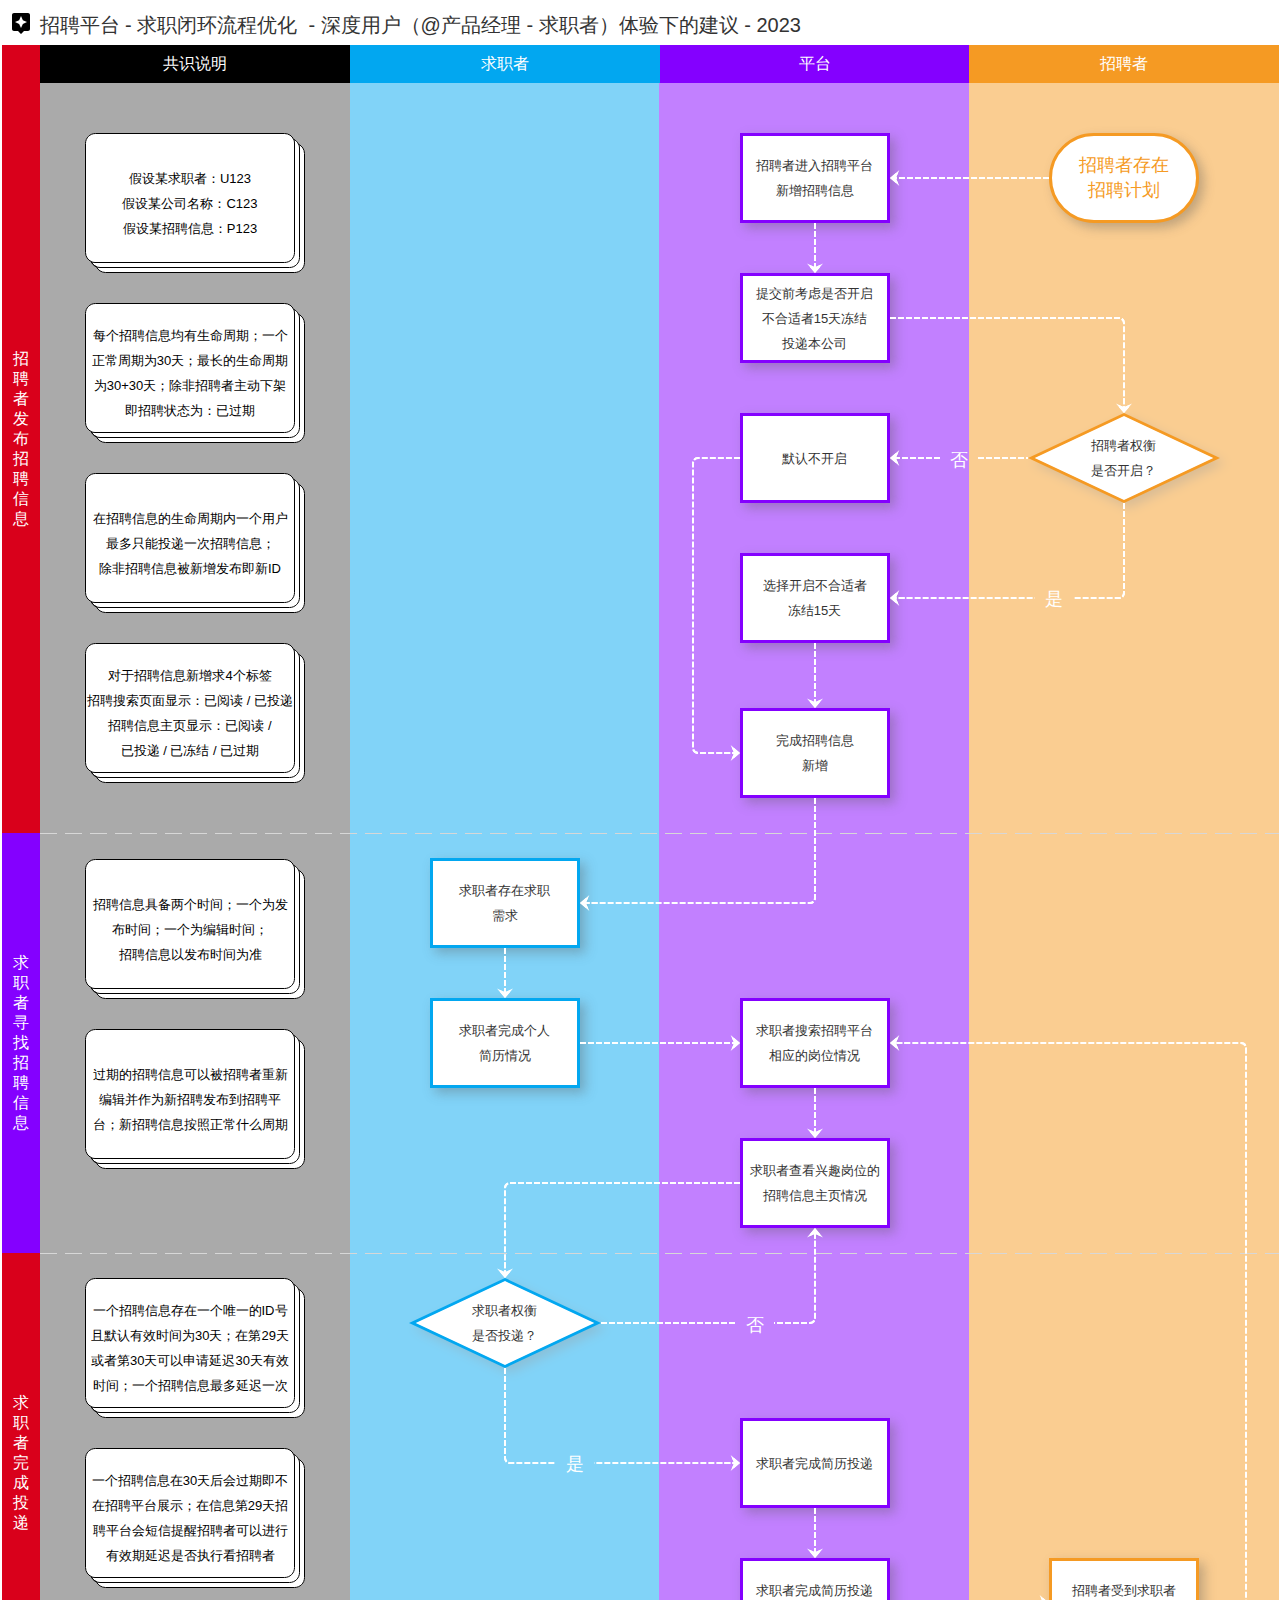
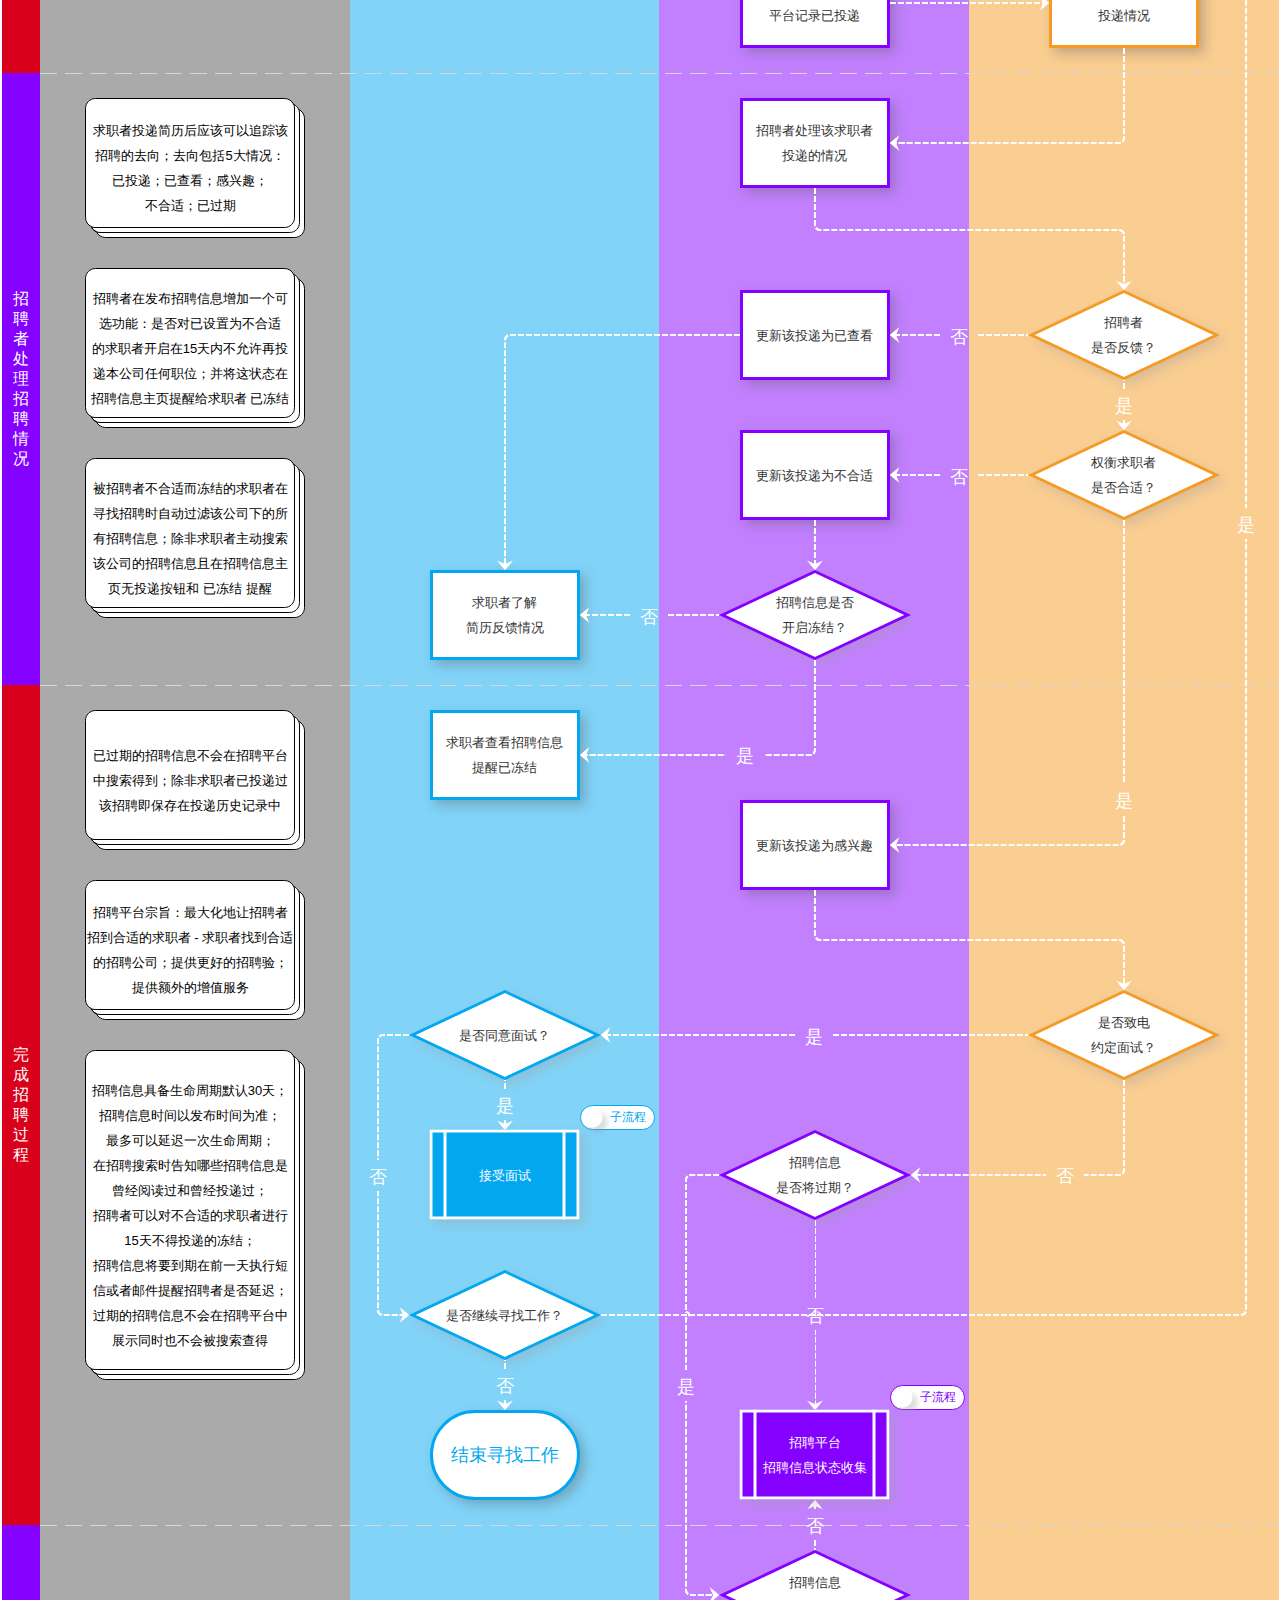
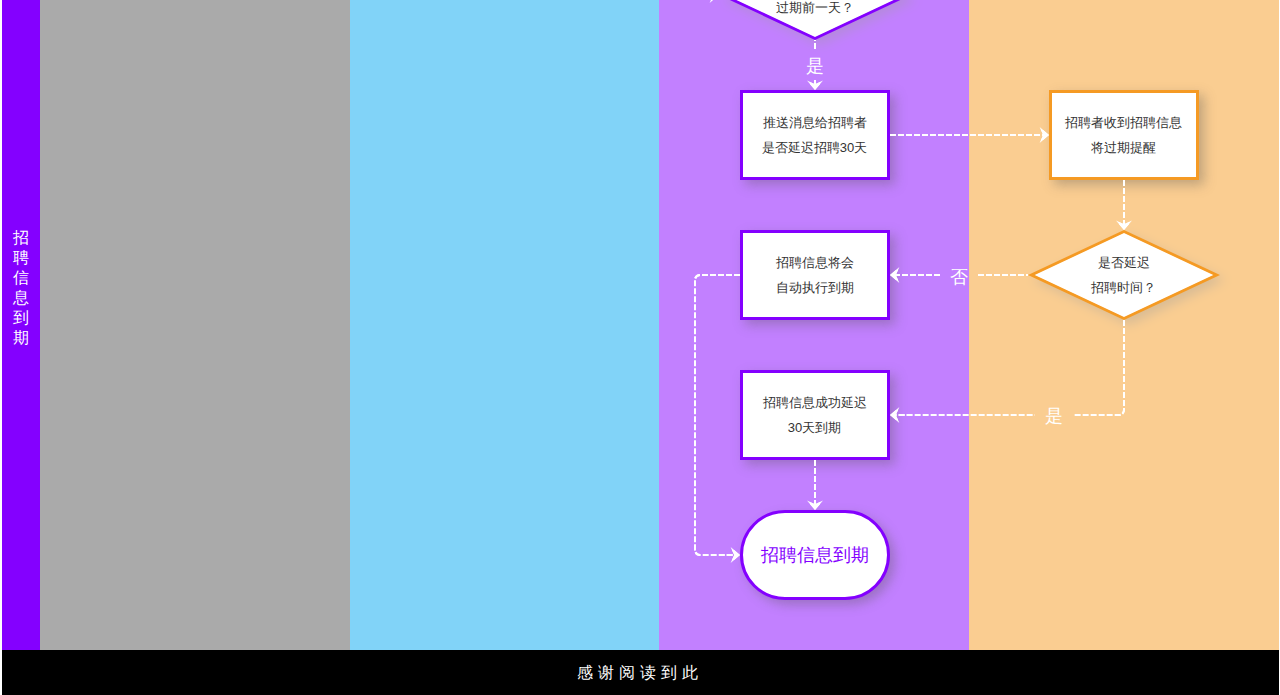
<file: index.html>
﻿<!DOCTYPE html>
<html>
  <head>
    <title>招聘平台优化流程</title>
    <meta http-equiv="X-UA-Compatible" content="IE=edge"/>
    <meta http-equiv="content-type" content="text/html; charset=utf-8"/>
    <link href="resources/css/axure_rp_page.css" type="text/css" rel="stylesheet"/>
    <link href="data/styles.css" type="text/css" rel="stylesheet"/>
    <link href="files/招聘平台优化流程/styles.css" type="text/css" rel="stylesheet"/>
    <script src="resources/scripts/jquery-3.2.1.min.js"></script>
    <script src="resources/scripts/axure/axQuery.js"></script>
    <script src="resources/scripts/axure/globals.js"></script>
    <script src="resources/scripts/axutils.js"></script>
    <script src="resources/scripts/axure/annotation.js"></script>
    <script src="resources/scripts/axure/axQuery.std.js"></script>
    <script src="resources/scripts/axure/doc.js"></script>
    <script src="resources/scripts/messagecenter.js"></script>
    <script src="resources/scripts/axure/events.js"></script>
    <script src="resources/scripts/axure/recording.js"></script>
    <script src="resources/scripts/axure/action.js"></script>
    <script src="resources/scripts/axure/expr.js"></script>
    <script src="resources/scripts/axure/geometry.js"></script>
    <script src="resources/scripts/axure/flyout.js"></script>
    <script src="resources/scripts/axure/model.js"></script>
    <script src="resources/scripts/axure/repeater.js"></script>
    <script src="resources/scripts/axure/sto.js"></script>
    <script src="resources/scripts/axure/utils.temp.js"></script>
    <script src="resources/scripts/axure/variables.js"></script>
    <script src="resources/scripts/axure/drag.js"></script>
    <script src="resources/scripts/axure/move.js"></script>
    <script src="resources/scripts/axure/visibility.js"></script>
    <script src="resources/scripts/axure/style.js"></script>
    <script src="resources/scripts/axure/adaptive.js"></script>
    <script src="resources/scripts/axure/tree.js"></script>
    <script src="resources/scripts/axure/init.temp.js"></script>
    <script src="resources/scripts/axure/legacy.js"></script>
    <script src="resources/scripts/axure/viewer.js"></script>
    <script src="resources/scripts/axure/math.js"></script>
    <script src="resources/scripts/axure/jquery.nicescroll.min.js"></script>
    <script src="data/document.js"></script>
    <script src="files/招聘平台优化流程/data.js"></script>
    <script type="text/javascript">
      $axure.utils.getTransparentGifPath = function() { return 'resources/images/transparent.gif'; };
      $axure.utils.getOtherPath = function() { return 'resources/Other.html'; };
      $axure.utils.getReloadPath = function() { return 'resources/reload.html'; };
    </script>
  </head>
  <body>
    <div id="base" class="">

      <!-- Unnamed (矩形) -->
      <div id="u0" class="ax_default _形状">
        <div id="u0_div" class=""></div>
        <div id="u0_text" class="text ">
          <p><span>求职者</span></p>
        </div>
      </div>

      <!-- Unnamed (矩形) -->
      <div id="u1" class="ax_default _形状">
        <div id="u1_div" class=""></div>
        <div id="u1_text" class="text ">
          <p><span>平台</span></p>
        </div>
      </div>

      <!-- Unnamed (矩形) -->
      <div id="u2" class="ax_default _形状">
        <div id="u2_div" class=""></div>
        <div id="u2_text" class="text ">
          <p><span>招聘者</span></p>
        </div>
      </div>

      <!-- Unnamed (矩形) -->
      <div id="u3" class="ax_default _形状">
        <div id="u3_div" class=""></div>
        <div id="u3_text" class="text " style="display:none; visibility: hidden">
          <p></p>
        </div>
      </div>

      <!-- Unnamed (矩形) -->
      <div id="u4" class="ax_default _形状">
        <div id="u4_div" class=""></div>
        <div id="u4_text" class="text " style="display:none; visibility: hidden">
          <p></p>
        </div>
      </div>

      <!-- Unnamed (矩形) -->
      <div id="u5" class="ax_default _形状">
        <div id="u5_div" class=""></div>
        <div id="u5_text" class="text " style="display:none; visibility: hidden">
          <p></p>
        </div>
      </div>

      <!-- Unnamed (矩形) -->
      <div id="u6" class="ax_default _形状">
        <div id="u6_div" class=""></div>
        <div id="u6_text" class="text ">
          <p><span>招</span></p><p><span>聘</span></p><p><span>者</span></p><p><span>发</span></p><p><span>布</span></p><p><span>招</span></p><p><span>聘</span></p><p><span>信</span></p><p><span>息</span></p>
        </div>
      </div>

      <!-- Unnamed (矩形) -->
      <div id="u7" class="ax_default _形状">
        <div id="u7_div" class=""></div>
        <div id="u7_text" class="text ">
          <p><span>求</span></p><p><span>职</span></p><p><span>者</span></p><p><span>寻</span></p><p><span>找</span></p><p><span>招</span></p><p><span>聘</span></p><p><span>信</span></p><p><span>息</span></p>
        </div>
      </div>

      <!-- Unnamed (矩形) -->
      <div id="u8" class="ax_default _形状">
        <div id="u8_div" class=""></div>
        <div id="u8_text" class="text ">
          <p><span>求</span></p><p><span>职</span></p><p><span>者</span></p><p><span>完</span></p><p><span>成</span></p><p><span>投</span></p><p><span>递</span></p>
        </div>
      </div>

      <!-- Unnamed (矩形) -->
      <div id="u9" class="ax_default _形状">
        <div id="u9_div" class=""></div>
        <div id="u9_text" class="text ">
          <p><span>招</span></p><p><span>聘</span></p><p><span>者</span></p><p><span>处</span></p><p><span>理</span></p><p><span>招</span></p><p><span>聘</span></p><p><span>情</span></p><p><span>况</span></p>
        </div>
      </div>

      <!-- Unnamed (矩形) -->
      <div id="u10" class="ax_default _形状">
        <div id="u10_div" class=""></div>
        <div id="u10_text" class="text ">
          <p><span>共识说明</span></p>
        </div>
      </div>

      <!-- Unnamed (矩形) -->
      <div id="u11" class="ax_default _形状">
        <div id="u11_div" class=""></div>
        <div id="u11_text" class="text " style="display:none; visibility: hidden">
          <p></p>
        </div>
      </div>

      <!-- Unnamed (叠放矩形) -->
      <div id="u12" class="ax_default flow_shape">
        <img id="u12_img" class="img " src="images/招聘平台优化流程/u12.svg"/>
        <div id="u12_text" class="text ">
          <p><span>假设某求职者：U123</span></p><p><span>假设某公司名称：C123</span></p><p><span>假设某招聘信息：P123</span></p>
        </div>
      </div>

      <!-- Unnamed (叠放矩形) -->
      <div id="u13" class="ax_default flow_shape">
        <img id="u13_img" class="img " src="images/招聘平台优化流程/u12.svg"/>
        <div id="u13_text" class="text ">
          <p><span>对于招聘信息新增求4个标签 </span></p><p><span>招聘搜索页面显示：已阅读 / 已投递</span></p><p><span>招聘信息主页显示：已阅读 / </span></p><p><span>已投递 / 已冻结 / 已过期</span></p>
        </div>
      </div>

      <!-- Unnamed (叠放矩形) -->
      <div id="u14" class="ax_default flow_shape">
        <img id="u14_img" class="img " src="images/招聘平台优化流程/u12.svg"/>
        <div id="u14_text" class="text ">
          <p><span>招聘信息具备两个时间；一个为发布时间；一个为编辑时间；</span></p><p><span>招聘信息以发布时间为准</span></p>
        </div>
      </div>

      <!-- Unnamed (叠放矩形) -->
      <div id="u15" class="ax_default flow_shape">
        <img id="u15_img" class="img " src="images/招聘平台优化流程/u12.svg"/>
        <div id="u15_text" class="text ">
          <p><span>一个招聘信息存在一个唯一的ID号且默认有效时间为30天；在第29天或者第30天可以申请延迟30天有效时间；一个招聘信息最多延迟一次</span></p>
        </div>
      </div>

      <!-- Unnamed (叠放矩形) -->
      <div id="u16" class="ax_default flow_shape">
        <img id="u16_img" class="img " src="images/招聘平台优化流程/u12.svg"/>
        <div id="u16_text" class="text ">
          <p><span>一个招聘信息在30天后会过期即不在招聘平台展示；在信息第29天招聘平台会短信提醒招聘者可以进行有效期延迟是否执行看招聘者</span></p>
        </div>
      </div>

      <!-- Unnamed (叠放矩形) -->
      <div id="u17" class="ax_default flow_shape">
        <img id="u17_img" class="img " src="images/招聘平台优化流程/u12.svg"/>
        <div id="u17_text" class="text ">
          <p><span>过期的招聘信息可以被招聘者重新编辑并作为新招聘发布到招聘平台；新招聘信息按照正常什么周期</span></p>
        </div>
      </div>

      <!-- Unnamed (叠放矩形) -->
      <div id="u18" class="ax_default flow_shape">
        <img id="u18_img" class="img " src="images/招聘平台优化流程/u12.svg"/>
        <div id="u18_text" class="text ">
          <p><span>每个招聘信息均有生命周期；一个正常周期为30天；最长的生命周期为30+30天；除非招聘者主动下架</span></p><p><span>即招聘状态为：已过期</span></p>
        </div>
      </div>

      <!-- Unnamed (叠放矩形) -->
      <div id="u19" class="ax_default flow_shape">
        <img id="u19_img" class="img " src="images/招聘平台优化流程/u12.svg"/>
        <div id="u19_text" class="text ">
          <p><span>求职者投递简历后应该可以追踪该招聘的去向；去向包括5大情况：</span></p><p><span>已投递；已查看；感兴趣；</span></p><p><span>不合适；已过期</span></p>
        </div>
      </div>

      <!-- Unnamed (叠放矩形) -->
      <div id="u20" class="ax_default flow_shape">
        <img id="u20_img" class="img " src="images/招聘平台优化流程/u20.svg"/>
        <div id="u20_text" class="text ">
          <p><span>招聘者在发布招聘信息增加一个可选功能：是否对已设置为不合适</span></p><p><span>的求职者开启在15天内不允许再投递本公司任何职位；并将这状态在招聘信息主页提醒给求职者 已冻结</span></p>
        </div>
      </div>

      <!-- Unnamed (叠放矩形) -->
      <div id="u21" class="ax_default flow_shape">
        <img id="u21_img" class="img " src="images/招聘平台优化流程/u20.svg"/>
        <div id="u21_text" class="text ">
          <p><span>被招聘者不合适而冻结的求职者在寻找招聘时自动过滤该公司下的所有招聘信息；除非求职者主动搜索该公司的招聘信息且在招聘信息主页无投递按钮和 已冻结 提醒</span></p>
        </div>
      </div>

      <!-- Unnamed (矩形) -->
      <div id="u22" class="ax_default _文本">
        <div id="u22_div" class=""></div>
        <div id="u22_text" class="text ">
          <p><span>招聘平台 - 求职闭环流程优化&nbsp; - 深度用户（@产品经理 - 求职者）体验下的建议 - 2023</span></p>
        </div>
      </div>

      <!-- Unnamed (形状) -->
      <div id="u23" class="ax_default shape1">
        <img id="u23_img" class="img " src="images/招聘平台优化流程/u23.svg"/>
        <div id="u23_text" class="text " style="display:none; visibility: hidden">
          <p></p>
        </div>
      </div>

      <!-- Unnamed (叠放矩形) -->
      <div id="u24" class="ax_default flow_shape">
        <img id="u24_img" class="img " src="images/招聘平台优化流程/u12.svg"/>
        <div id="u24_text" class="text ">
          <p><span>招聘平台宗旨：最大化地让招聘者招到合适的求职者 - 求职者找到合适的招聘公司；提供更好的招聘验；提供额外的增值服务</span></p>
        </div>
      </div>

      <!-- Unnamed (叠放矩形) -->
      <div id="u25" class="ax_default flow_shape">
        <img id="u25_img" class="img " src="images/招聘平台优化流程/u12.svg"/>
        <div id="u25_text" class="text ">
          <p><span>已过期的招聘信息不会在招聘平台中搜索得到；除非求职者已投递过该招聘即保存在投递历史记录中</span></p>
        </div>
      </div>

      <!-- Unnamed (矩形) -->
      <div id="u26" class="ax_default _形状">
        <div id="u26_div" class=""></div>
        <div id="u26_text" class="text ">
          <p><span>完</span></p><p><span>成</span></p><p><span>招</span></p><p><span>聘</span></p><p><span>过</span></p><p><span>程</span></p>
        </div>
      </div>

      <!-- Unnamed (叠放矩形) -->
      <div id="u27" class="ax_default flow_shape">
        <img id="u27_img" class="img " src="images/招聘平台优化流程/u12.svg"/>
        <div id="u27_text" class="text ">
          <p><span>在招聘信息的生命周期内一个用户最多只能投递一次招聘信息；</span></p><p><span>除非招聘信息被新增发布即新ID</span></p>
        </div>
      </div>

      <!-- 求职者存在求职 需求 (矩形) -->
      <div id="u28" class="ax_default flow_shape" data-label="求职者存在求职 需求">
        <div id="u28_div" class=""></div>
        <div id="u28_text" class="text ">
          <p><span>求职者存在求职</span></p><p><span>需求</span></p>
        </div>
      </div>

      <!-- 招聘者受到求职者 投递情况 (矩形) -->
      <div id="u29" class="ax_default flow_shape" data-label="招聘者受到求职者 投递情况">
        <div id="u29_div" class=""></div>
        <div id="u29_text" class="text ">
          <p><span>招聘者受到求职者</span></p><p><span>投递情况</span></p>
        </div>
      </div>

      <!-- 招聘者进入招聘平台 新增招聘信息 (矩形) -->
      <div id="u30" class="ax_default flow_shape" data-label="招聘者进入招聘平台 新增招聘信息">
        <div id="u30_div" class=""></div>
        <div id="u30_text" class="text ">
          <p><span>招聘者进入招聘平台</span></p><p><span>新增招聘信息</span></p>
        </div>
      </div>

      <!-- 招聘者存在 招聘计划 (矩形) -->
      <div id="u31" class="ax_default flow_shape" data-label="招聘者存在 招聘计划">
        <div id="u31_div" class=""></div>
        <div id="u31_text" class="text ">
          <p><span>招聘者存在</span></p><p><span>招聘计划</span></p>
        </div>
      </div>

      <!-- 提交前考虑是否开启 不合适者15天冻结 投递本公司 (矩形) -->
      <div id="u32" class="ax_default flow_shape" data-label="提交前考虑是否开启 不合适者15天冻结 投递本公司">
        <div id="u32_div" class=""></div>
        <div id="u32_text" class="text ">
          <p><span>提交前考虑是否开启<br>不合适者15天冻结</span></p><p><span>投递本公司</span></p>
        </div>
      </div>

      <!-- 默认不开启 (矩形) -->
      <div id="u33" class="ax_default flow_shape" data-label="默认不开启">
        <div id="u33_div" class=""></div>
        <div id="u33_text" class="text ">
          <p><span>默认不开启</span></p>
        </div>
      </div>

      <!-- 选择开启不合适者 冻结15天 (矩形) -->
      <div id="u34" class="ax_default flow_shape" data-label="选择开启不合适者 冻结15天">
        <div id="u34_div" class=""></div>
        <div id="u34_text" class="text ">
          <p><span>选择开启不合适者</span></p><p><span>冻结15天</span></p>
        </div>
      </div>

      <!-- 完成招聘信息 新增 (矩形) -->
      <div id="u35" class="ax_default flow_shape" data-label="完成招聘信息 新增">
        <div id="u35_div" class=""></div>
        <div id="u35_text" class="text ">
          <p><span>完成招聘信息</span></p><p><span>新增</span></p>
        </div>
      </div>

      <!-- 招聘者权衡 是否开启？ (菱形) -->
      <div id="u36" class="ax_default flow_shape" data-label="招聘者权衡 是否开启？">
        <img id="u36_img" class="img " src="images/招聘平台优化流程/招聘者权衡_是否开启？_u36.svg"/>
        <div id="u36_text" class="text ">
          <p><span>招聘者权衡</span></p><p><span>是否开启？</span></p>
        </div>
      </div>

      <!-- 求职者完成个人 简历情况 (矩形) -->
      <div id="u37" class="ax_default flow_shape" data-label="求职者完成个人 简历情况">
        <div id="u37_div" class=""></div>
        <div id="u37_text" class="text ">
          <p><span>求职者完成个人</span></p><p><span>简历情况</span></p>
        </div>
      </div>

      <!-- 求职者搜索招聘平台 相应的岗位情况 (矩形) -->
      <div id="u38" class="ax_default flow_shape" data-label="求职者搜索招聘平台 相应的岗位情况">
        <div id="u38_div" class=""></div>
        <div id="u38_text" class="text ">
          <p><span>求职者搜索招聘平台</span></p><p><span>相应的岗位情况</span></p>
        </div>
      </div>

      <!-- 求职者查看兴趣岗位的 招聘信息主页情况 (矩形) -->
      <div id="u39" class="ax_default flow_shape" data-label="求职者查看兴趣岗位的 招聘信息主页情况">
        <div id="u39_div" class=""></div>
        <div id="u39_text" class="text ">
          <p><span>求职者查看兴趣岗位的</span></p><p><span>招聘信息主页情况</span></p>
        </div>
      </div>

      <!-- 求职者权衡 是否投递？ (菱形) -->
      <div id="u40" class="ax_default flow_shape" data-label="求职者权衡 是否投递？">
        <img id="u40_img" class="img " src="images/招聘平台优化流程/求职者权衡_是否投递？_u40.svg"/>
        <div id="u40_text" class="text ">
          <p><span>求职者权衡</span></p><p><span>是否投递？</span></p>
        </div>
      </div>

      <!-- 求职者完成简历投递 平台记录已投递 (矩形) -->
      <div id="u41" class="ax_default flow_shape" data-label="求职者完成简历投递 平台记录已投递">
        <div id="u41_div" class=""></div>
        <div id="u41_text" class="text ">
          <p><span>求职者完成简历投递</span></p><p><span>平台记录已投递</span></p>
        </div>
      </div>

      <!-- 求职者完成简历投递 (矩形) -->
      <div id="u42" class="ax_default flow_shape" data-label="求职者完成简历投递">
        <div id="u42_div" class=""></div>
        <div id="u42_text" class="text ">
          <p><span>求职者完成简历投递</span></p>
        </div>
      </div>

      <!-- Unnamed (线) -->
      <div id="u43" class="ax_default _线">
        <img id="u43_img" class="img " src="images/招聘平台优化流程/u43.svg"/>
        <div id="u43_text" class="text " style="display:none; visibility: hidden">
          <p></p>
        </div>
      </div>

      <!-- Unnamed (线) -->
      <div id="u44" class="ax_default _线">
        <img id="u44_img" class="img " src="images/招聘平台优化流程/u43.svg"/>
        <div id="u44_text" class="text " style="display:none; visibility: hidden">
          <p></p>
        </div>
      </div>

      <!-- 招聘者收到招聘信息 将过期提醒 (矩形) -->
      <div id="u45" class="ax_default flow_shape" data-label="招聘者收到招聘信息 将过期提醒">
        <div id="u45_div" class=""></div>
        <div id="u45_text" class="text ">
          <p><span>招聘者收到招聘信息</span></p><p><span>将过期提醒</span></p>
        </div>
      </div>

      <!-- 招聘者处理该求职者 投递的情况 (矩形) -->
      <div id="u46" class="ax_default flow_shape" data-label="招聘者处理该求职者 投递的情况">
        <div id="u46_div" class=""></div>
        <div id="u46_text" class="text ">
          <p><span>招聘者处理该求职者</span></p><p><span>投递的情况</span></p>
        </div>
      </div>

      <!-- 招聘者 是否反馈？ (菱形) -->
      <div id="u47" class="ax_default flow_shape" data-label="招聘者 是否反馈？">
        <img id="u47_img" class="img " src="images/招聘平台优化流程/招聘者权衡_是否开启？_u36.svg"/>
        <div id="u47_text" class="text ">
          <p><span>招聘者</span></p><p><span>是否反馈？</span></p>
        </div>
      </div>

      <!-- Unnamed (线) -->
      <div id="u48" class="ax_default _线">
        <img id="u48_img" class="img " src="images/招聘平台优化流程/u43.svg"/>
        <div id="u48_text" class="text " style="display:none; visibility: hidden">
          <p></p>
        </div>
      </div>

      <!-- 更新该投递为不合适 (矩形) -->
      <div id="u49" class="ax_default flow_shape" data-label="更新该投递为不合适">
        <div id="u49_div" class=""></div>
        <div id="u49_text" class="text ">
          <p><span>更新该投递为不合适</span></p>
        </div>
      </div>

      <!-- 更新该投递为已查看 (矩形) -->
      <div id="u50" class="ax_default flow_shape" data-label="更新该投递为已查看">
        <div id="u50_div" class=""></div>
        <div id="u50_text" class="text ">
          <p><span>更新该投递为已查看</span></p>
        </div>
      </div>

      <!-- 权衡求职者 是否合适？ (菱形) -->
      <div id="u51" class="ax_default flow_shape" data-label="权衡求职者 是否合适？">
        <img id="u51_img" class="img " src="images/招聘平台优化流程/招聘者权衡_是否开启？_u36.svg"/>
        <div id="u51_text" class="text ">
          <p><span>权衡求职者</span></p><p><span>是否合适？</span></p>
        </div>
      </div>

      <!-- 求职者了解 简历反馈情况 (矩形) -->
      <div id="u52" class="ax_default flow_shape" data-label="求职者了解 简历反馈情况">
        <div id="u52_div" class=""></div>
        <div id="u52_text" class="text ">
          <p><span>求职者了解</span></p><p><span>简历反馈情况</span></p>
        </div>
      </div>

      <!-- 更新该投递为感兴趣 (矩形) -->
      <div id="u53" class="ax_default flow_shape" data-label="更新该投递为感兴趣">
        <div id="u53_div" class=""></div>
        <div id="u53_text" class="text ">
          <p><span>更新该投递为感兴趣</span></p>
        </div>
      </div>

      <!-- 求职者查看招聘信息 提醒已冻结 (矩形) -->
      <div id="u54" class="ax_default flow_shape" data-label="求职者查看招聘信息 提醒已冻结">
        <div id="u54_div" class=""></div>
        <div id="u54_text" class="text ">
          <p><span>求职者查看招聘信息</span></p><p><span>提醒已冻结</span></p>
        </div>
      </div>

      <!-- 招聘信息 是否将过期？ (菱形) -->
      <div id="u55" class="ax_default flow_shape" data-label="招聘信息 是否将过期？">
        <img id="u55_img" class="img " src="images/招聘平台优化流程/招聘信息_是否将过期？_u55.svg"/>
        <div id="u55_text" class="text ">
          <p><span>招聘信息</span></p><p><span>是否将过期？</span></p>
        </div>
      </div>

      <!-- 招聘信息 过期前一天？ (菱形) -->
      <div id="u56" class="ax_default flow_shape" data-label="招聘信息 过期前一天？">
        <img id="u56_img" class="img " src="images/招聘平台优化流程/招聘信息_是否将过期？_u55.svg"/>
        <div id="u56_text" class="text ">
          <p><span>招聘信息</span></p><p><span>过期前一天？</span></p>
        </div>
      </div>

      <!-- Unnamed (线) -->
      <div id="u57" class="ax_default _线">
        <img id="u57_img" class="img " src="images/招聘平台优化流程/u43.svg"/>
        <div id="u57_text" class="text " style="display:none; visibility: hidden">
          <p></p>
        </div>
      </div>

      <!-- 推送消息给招聘者 是否延迟招聘30天 (矩形) -->
      <div id="u58" class="ax_default flow_shape" data-label="推送消息给招聘者 是否延迟招聘30天">
        <div id="u58_div" class=""></div>
        <div id="u58_text" class="text ">
          <p><span>推送消息给招聘者</span></p><p><span>是否延迟招聘30天</span></p>
        </div>
      </div>

      <!-- 是否延迟 招聘时间？ (菱形) -->
      <div id="u59" class="ax_default flow_shape" data-label="是否延迟 招聘时间？">
        <img id="u59_img" class="img " src="images/招聘平台优化流程/招聘者权衡_是否开启？_u36.svg"/>
        <div id="u59_text" class="text ">
          <p><span>是否延迟</span></p><p><span>招聘时间？</span></p>
        </div>
      </div>

      <!-- 招聘信息将会 自动执行到期 (矩形) -->
      <div id="u60" class="ax_default flow_shape" data-label="招聘信息将会 自动执行到期">
        <div id="u60_div" class=""></div>
        <div id="u60_text" class="text ">
          <p><span>招聘信息将会</span></p><p><span>自动执行到期</span></p>
        </div>
      </div>

      <!-- 招聘信息成功延迟 30天到期 (矩形) -->
      <div id="u61" class="ax_default flow_shape" data-label="招聘信息成功延迟 30天到期">
        <div id="u61_div" class=""></div>
        <div id="u61_text" class="text ">
          <p><span>招聘信息成功延迟</span></p><p><span>30天到期</span></p>
        </div>
      </div>

      <!-- Unnamed (组合) -->
      <div id="u62" class="ax_default" data-left="888" data-top="2985" data-width="75" data-height="25">

        <!-- Unnamed (矩形) -->
        <div id="u63" class="ax_default _形状">
          <div id="u63_div" class=""></div>
          <div id="u63_text" class="text " style="display:none; visibility: hidden">
            <p></p>
          </div>
        </div>

        <!-- Unnamed (椭圆) -->
        <div id="u64" class="ax_default _形状">
          <img id="u64_img" class="img " src="images/招聘平台优化流程/u64.svg"/>
          <div id="u64_text" class="text " style="display:none; visibility: hidden">
            <p></p>
          </div>
        </div>

        <!-- Unnamed (矩形) -->
        <div id="u65" class="ax_default _文本">
          <div id="u65_div" class=""></div>
          <div id="u65_text" class="text ">
            <p><span>子流程</span></p>
          </div>
        </div>
      </div>

      <!-- 招聘信息是否 开启冻结？ (菱形) -->
      <div id="u66" class="ax_default flow_shape" data-label="招聘信息是否 开启冻结？">
        <img id="u66_img" class="img " src="images/招聘平台优化流程/招聘信息_是否将过期？_u55.svg"/>
        <div id="u66_text" class="text ">
          <p><span>招聘信息是否</span></p><p><span>开启冻结？</span></p>
        </div>
      </div>

      <!-- 是否致电 约定面试？ (菱形) -->
      <div id="u67" class="ax_default flow_shape" data-label="是否致电 约定面试？">
        <img id="u67_img" class="img " src="images/招聘平台优化流程/招聘者权衡_是否开启？_u36.svg"/>
        <div id="u67_text" class="text ">
          <p><span>是否致电</span></p><p><span>约定面试？</span></p>
        </div>
      </div>

      <!-- 是否同意面试？ (菱形) -->
      <div id="u68" class="ax_default flow_shape" data-label="是否同意面试？">
        <img id="u68_img" class="img " src="images/招聘平台优化流程/求职者权衡_是否投递？_u40.svg"/>
        <div id="u68_text" class="text ">
          <p><span>是否同意面试？</span></p>
        </div>
      </div>

      <!-- 是否继续寻找工作？ (菱形) -->
      <div id="u69" class="ax_default flow_shape" data-label="是否继续寻找工作？">
        <img id="u69_img" class="img " src="images/招聘平台优化流程/求职者权衡_是否投递？_u40.svg"/>
        <div id="u69_text" class="text ">
          <p><span>是否继续寻找工作？</span></p>
        </div>
      </div>

      <!-- Unnamed (组合) -->
      <div id="u70" class="ax_default" data-left="578" data-top="2705" data-width="75" data-height="25">

        <!-- Unnamed (矩形) -->
        <div id="u71" class="ax_default _形状">
          <div id="u71_div" class=""></div>
          <div id="u71_text" class="text " style="display:none; visibility: hidden">
            <p></p>
          </div>
        </div>

        <!-- Unnamed (椭圆) -->
        <div id="u72" class="ax_default _形状">
          <img id="u72_img" class="img " src="images/招聘平台优化流程/u64.svg"/>
          <div id="u72_text" class="text " style="display:none; visibility: hidden">
            <p></p>
          </div>
        </div>

        <!-- Unnamed (矩形) -->
        <div id="u73" class="ax_default _文本">
          <div id="u73_div" class=""></div>
          <div id="u73_text" class="text ">
            <p><span>子流程</span></p>
          </div>
        </div>
      </div>

      <!-- 招聘信息到期 (矩形) -->
      <div id="u74" class="ax_default flow_shape" data-label="招聘信息到期">
        <div id="u74_div" class=""></div>
        <div id="u74_text" class="text ">
          <p><span>招聘信息到期</span></p>
        </div>
      </div>

      <!-- Unnamed (矩形) -->
      <div id="u75" class="ax_default _形状">
        <div id="u75_div" class=""></div>
        <div id="u75_text" class="text ">
          <p><span>招</span></p><p><span>聘</span></p><p><span>信</span></p><p><span>息</span></p><p><span>到</span></p><p><span>期</span></p>
        </div>
      </div>

      <!-- Unnamed (线) -->
      <div id="u76" class="ax_default _线">
        <img id="u76_img" class="img " src="images/招聘平台优化流程/u43.svg"/>
        <div id="u76_text" class="text " style="display:none; visibility: hidden">
          <p></p>
        </div>
      </div>

      <!-- Unnamed (连接符) -->
      <div id="u77" class="ax_default _连接符">
        <img id="u77_seg0" class="img " src="images/招聘平台优化流程/u77_seg0.svg" alt="u77_seg0"/>
        <img id="u77_seg1" class="img " src="images/招聘平台优化流程/u77_seg1.svg" alt="u77_seg1"/>
        <div id="u77_text" class="text ">
          <p><span>否</span></p>
        </div>
      </div>

      <!-- Unnamed (连接符) -->
      <div id="u78" class="ax_default _连接符">
        <img id="u78_seg0" class="img " src="images/招聘平台优化流程/u78_seg0.svg" alt="u78_seg0"/>
        <img id="u78_seg1" class="img " src="images/招聘平台优化流程/u78_seg1.svg" alt="u78_seg1"/>
        <img id="u78_seg2" class="img " src="images/招聘平台优化流程/u78_seg2.svg" alt="u78_seg2"/>
        <div id="u78_text" class="text ">
          <p><span>是</span></p>
        </div>
      </div>

      <!-- Unnamed (连接符) -->
      <div id="u79" class="ax_default _连接符">
        <img id="u79_seg0" class="img " src="images/招聘平台优化流程/u79_seg0.svg" alt="u79_seg0"/>
        <img id="u79_seg1" class="img " src="images/招聘平台优化流程/u79_seg1.svg" alt="u79_seg1"/>
        <img id="u79_seg2" class="img " src="images/招聘平台优化流程/u79_seg2.svg" alt="u79_seg2"/>
        <div id="u79_text" class="text ">
          <p><span>是</span></p>
        </div>
      </div>

      <!-- Unnamed (连接符) -->
      <div id="u80" class="ax_default _连接符">
        <img id="u80_seg0" class="img " src="images/招聘平台优化流程/u80_seg0.svg" alt="u80_seg0"/>
        <img id="u80_seg1" class="img " src="images/招聘平台优化流程/u80_seg1.svg" alt="u80_seg1"/>
        <img id="u80_seg2" class="img " src="images/招聘平台优化流程/u80_seg2.svg" alt="u80_seg2"/>
        <img id="u80_seg3" class="img " src="images/招聘平台优化流程/u80_seg3.svg" alt="u80_seg3"/>
        <div id="u80_text" class="text ">
          <p><span>是</span></p>
        </div>
      </div>

      <!-- Unnamed (连接符) -->
      <div id="u81" class="ax_default _连接符">
        <img id="u81_seg0" class="img " src="images/招聘平台优化流程/u81_seg0.svg" alt="u81_seg0"/>
        <img id="u81_seg1" class="img " src="images/招聘平台优化流程/u81_seg1.svg" alt="u81_seg1"/>
        <div id="u81_text" class="text ">
          <p><span>否</span></p>
        </div>
      </div>

      <!-- Unnamed (连接符) -->
      <div id="u82" class="ax_default _连接符">
        <img id="u82_seg0" class="img " src="images/招聘平台优化流程/u82_seg0.svg" alt="u82_seg0"/>
        <img id="u82_seg1" class="img " src="images/招聘平台优化流程/u82_seg1.svg" alt="u82_seg1"/>
        <img id="u82_seg2" class="img " src="images/招聘平台优化流程/u82_seg2.svg" alt="u82_seg2"/>
        <img id="u82_seg3" class="img " src="images/招聘平台优化流程/u82_seg3.svg" alt="u82_seg3"/>
        <div id="u82_text" class="text " style="display:none; visibility: hidden">
          <p></p>
        </div>
      </div>

      <!-- Unnamed (连接符) -->
      <div id="u83" class="ax_default _连接符">
        <img id="u83_seg0" class="img " src="images/招聘平台优化流程/u83_seg0.svg" alt="u83_seg0"/>
        <img id="u83_seg1" class="img " src="images/招聘平台优化流程/u83_seg1.svg" alt="u83_seg1"/>
        <div id="u83_text" class="text " style="display:none; visibility: hidden">
          <p></p>
        </div>
      </div>

      <!-- Unnamed (连接符) -->
      <div id="u84" class="ax_default _连接符">
        <img id="u84_seg0" class="img " src="images/招聘平台优化流程/u84_seg0.svg" alt="u84_seg0"/>
        <img id="u84_seg1" class="img " src="images/招聘平台优化流程/u84_seg1.svg" alt="u84_seg1"/>
        <div id="u84_text" class="text " style="display:none; visibility: hidden">
          <p></p>
        </div>
      </div>

      <!-- Unnamed (连接符) -->
      <div id="u85" class="ax_default _连接符">
        <img id="u85_seg0" class="img " src="images/招聘平台优化流程/u85_seg0.svg" alt="u85_seg0"/>
        <img id="u85_seg1" class="img " src="images/招聘平台优化流程/u85_seg1.svg" alt="u85_seg1"/>
        <img id="u85_seg2" class="img " src="images/招聘平台优化流程/u85_seg2.svg" alt="u85_seg2"/>
        <div id="u85_text" class="text " style="display:none; visibility: hidden">
          <p></p>
        </div>
      </div>

      <!-- Unnamed (连接符) -->
      <div id="u86" class="ax_default _连接符">
        <img id="u86_seg0" class="img " src="images/招聘平台优化流程/u86_seg0.svg" alt="u86_seg0"/>
        <img id="u86_seg1" class="img " src="images/招聘平台优化流程/u86_seg1.svg" alt="u86_seg1"/>
        <div id="u86_text" class="text ">
          <p><span>否</span></p>
        </div>
      </div>

      <!-- Unnamed (连接符) -->
      <div id="u87" class="ax_default _连接符">
        <img id="u87_seg0" class="img " src="images/招聘平台优化流程/u87_seg0.svg" alt="u87_seg0"/>
        <img id="u87_seg1" class="img " src="images/招聘平台优化流程/u87_seg1.svg" alt="u87_seg1"/>
        <img id="u87_seg2" class="img " src="images/招聘平台优化流程/u87_seg2.svg" alt="u87_seg2"/>
        <div id="u87_text" class="text ">
          <p><span>是</span></p>
        </div>
      </div>

      <!-- Unnamed (连接符) -->
      <div id="u88" class="ax_default _连接符">
        <img id="u88_seg0" class="img " src="images/招聘平台优化流程/u88_seg0.svg" alt="u88_seg0"/>
        <img id="u88_seg1" class="img " src="images/招聘平台优化流程/u88_seg1.svg" alt="u88_seg1"/>
        <div id="u88_text" class="text " style="display:none; visibility: hidden">
          <p></p>
        </div>
      </div>

      <!-- Unnamed (连接符) -->
      <div id="u89" class="ax_default _连接符">
        <img id="u89_seg0" class="img " src="images/招聘平台优化流程/u89_seg0.svg" alt="u89_seg0"/>
        <img id="u89_seg1" class="img " src="images/招聘平台优化流程/u89_seg1.svg" alt="u89_seg1"/>
        <img id="u89_seg2" class="img " src="images/招聘平台优化流程/u89_seg2.svg" alt="u89_seg2"/>
        <img id="u89_seg3" class="img " src="images/招聘平台优化流程/u89_seg3.svg" alt="u89_seg3"/>
        <div id="u89_text" class="text " style="display:none; visibility: hidden">
          <p></p>
        </div>
      </div>

      <!-- Unnamed (连接符) -->
      <div id="u90" class="ax_default _连接符">
        <img id="u90_seg0" class="img " src="images/招聘平台优化流程/u90_seg0.svg" alt="u90_seg0"/>
        <img id="u90_seg1" class="img " src="images/招聘平台优化流程/u90_seg1.svg" alt="u90_seg1"/>
        <img id="u90_seg2" class="img " src="images/招聘平台优化流程/u90_seg2.svg" alt="u90_seg2"/>
        <div id="u90_text" class="text " style="display:none; visibility: hidden">
          <p></p>
        </div>
      </div>

      <!-- Unnamed (连接符) -->
      <div id="u91" class="ax_default _连接符">
        <img id="u91_seg0" class="img " src="images/招聘平台优化流程/u91_seg0.svg" alt="u91_seg0"/>
        <img id="u91_seg1" class="img " src="images/招聘平台优化流程/u91_seg1.svg" alt="u91_seg1"/>
        <div id="u91_text" class="text " style="display:none; visibility: hidden">
          <p></p>
        </div>
      </div>

      <!-- Unnamed (连接符) -->
      <div id="u92" class="ax_default _连接符">
        <img id="u92_seg0" class="img " src="images/招聘平台优化流程/u92_seg0.svg" alt="u92_seg0"/>
        <img id="u92_seg1" class="img " src="images/招聘平台优化流程/u92_seg1.svg" alt="u92_seg1"/>
        <div id="u92_text" class="text " style="display:none; visibility: hidden">
          <p></p>
        </div>
      </div>

      <!-- Unnamed (连接符) -->
      <div id="u93" class="ax_default _连接符">
        <img id="u93_seg0" class="img " src="images/招聘平台优化流程/u93_seg0.svg" alt="u93_seg0"/>
        <img id="u93_seg1" class="img " src="images/招聘平台优化流程/u93_seg1.svg" alt="u93_seg1"/>
        <div id="u93_text" class="text " style="display:none; visibility: hidden">
          <p></p>
        </div>
      </div>

      <!-- Unnamed (连接符) -->
      <div id="u94" class="ax_default _连接符">
        <img id="u94_seg0" class="img " src="images/招聘平台优化流程/u94_seg0.svg" alt="u94_seg0"/>
        <img id="u94_seg1" class="img " src="images/招聘平台优化流程/u94_seg1.svg" alt="u94_seg1"/>
        <img id="u94_seg2" class="img " src="images/招聘平台优化流程/u94_seg2.svg" alt="u94_seg2"/>
        <div id="u94_text" class="text " style="display:none; visibility: hidden">
          <p></p>
        </div>
      </div>

      <!-- Unnamed (连接符) -->
      <div id="u95" class="ax_default _连接符">
        <img id="u95_seg0" class="img " src="images/招聘平台优化流程/u95_seg0.svg" alt="u95_seg0"/>
        <img id="u95_seg1" class="img " src="images/招聘平台优化流程/u95_seg1.svg" alt="u95_seg1"/>
        <img id="u95_seg2" class="img " src="images/招聘平台优化流程/u95_seg2.svg" alt="u95_seg2"/>
        <div id="u95_text" class="text ">
          <p><span>否</span></p>
        </div>
      </div>

      <!-- Unnamed (连接符) -->
      <div id="u96" class="ax_default _连接符">
        <img id="u96_seg0" class="img " src="images/招聘平台优化流程/u96_seg0.svg" alt="u96_seg0"/>
        <img id="u96_seg1" class="img " src="images/招聘平台优化流程/u96_seg1.svg" alt="u96_seg1"/>
        <img id="u96_seg2" class="img " src="images/招聘平台优化流程/u96_seg2.svg" alt="u96_seg2"/>
        <div id="u96_text" class="text ">
          <p><span>是</span></p>
        </div>
      </div>

      <!-- Unnamed (连接符) -->
      <div id="u97" class="ax_default _连接符">
        <img id="u97_seg0" class="img " src="images/招聘平台优化流程/u97_seg0.svg" alt="u97_seg0"/>
        <img id="u97_seg1" class="img " src="images/招聘平台优化流程/u97_seg1.svg" alt="u97_seg1"/>
        <div id="u97_text" class="text " style="display:none; visibility: hidden">
          <p></p>
        </div>
      </div>

      <!-- Unnamed (连接符) -->
      <div id="u98" class="ax_default _连接符">
        <img id="u98_seg0" class="img " src="images/招聘平台优化流程/u98_seg0.svg" alt="u98_seg0"/>
        <img id="u98_seg1" class="img " src="images/招聘平台优化流程/u98_seg1.svg" alt="u98_seg1"/>
        <div id="u98_text" class="text " style="display:none; visibility: hidden">
          <p></p>
        </div>
      </div>

      <!-- Unnamed (连接符) -->
      <div id="u99" class="ax_default _连接符">
        <img id="u99_seg0" class="img " src="images/招聘平台优化流程/u99_seg0.svg" alt="u99_seg0"/>
        <img id="u99_seg1" class="img " src="images/招聘平台优化流程/u99_seg1.svg" alt="u99_seg1"/>
        <img id="u99_seg2" class="img " src="images/招聘平台优化流程/u99_seg2.svg" alt="u99_seg2"/>
        <div id="u99_text" class="text " style="display:none; visibility: hidden">
          <p></p>
        </div>
      </div>

      <!-- Unnamed (连接符) -->
      <div id="u100" class="ax_default _连接符">
        <img id="u100_seg0" class="img " src="images/招聘平台优化流程/u100_seg0.svg" alt="u100_seg0"/>
        <img id="u100_seg1" class="img " src="images/招聘平台优化流程/u100_seg1.svg" alt="u100_seg1"/>
        <img id="u100_seg2" class="img " src="images/招聘平台优化流程/u100_seg2.svg" alt="u100_seg2"/>
        <img id="u100_seg3" class="img " src="images/招聘平台优化流程/u100_seg3.svg" alt="u100_seg3"/>
        <div id="u100_text" class="text " style="display:none; visibility: hidden">
          <p></p>
        </div>
      </div>

      <!-- Unnamed (连接符) -->
      <div id="u101" class="ax_default _连接符">
        <img id="u101_seg0" class="img " src="images/招聘平台优化流程/u101_seg0.svg" alt="u101_seg0"/>
        <img id="u101_seg1" class="img " src="images/招聘平台优化流程/u101_seg1.svg" alt="u101_seg1"/>
        <div id="u101_text" class="text ">
          <p><span>是</span></p>
        </div>
      </div>

      <!-- Unnamed (连接符) -->
      <div id="u102" class="ax_default _连接符">
        <img id="u102_seg0" class="img " src="images/招聘平台优化流程/u102_seg0.svg" alt="u102_seg0"/>
        <img id="u102_seg1" class="img " src="images/招聘平台优化流程/u102_seg1.svg" alt="u102_seg1"/>
        <div id="u102_text" class="text ">
          <p><span>否</span></p>
        </div>
      </div>

      <!-- Unnamed (连接符) -->
      <div id="u103" class="ax_default _连接符">
        <img id="u103_seg0" class="img " src="images/招聘平台优化流程/u103_seg0.svg" alt="u103_seg0"/>
        <img id="u103_seg1" class="img " src="images/招聘平台优化流程/u103_seg1.svg" alt="u103_seg1"/>
        <div id="u103_text" class="text ">
          <p><span>否</span></p>
        </div>
      </div>

      <!-- Unnamed (连接符) -->
      <div id="u104" class="ax_default _连接符">
        <img id="u104_seg0" class="img " src="images/招聘平台优化流程/u104_seg0.svg" alt="u104_seg0"/>
        <img id="u104_seg1" class="img " src="images/招聘平台优化流程/u104_seg1.svg" alt="u104_seg1"/>
        <img id="u104_seg2" class="img " src="images/招聘平台优化流程/u104_seg2.svg" alt="u104_seg2"/>
        <div id="u104_text" class="text " style="display:none; visibility: hidden">
          <p></p>
        </div>
      </div>

      <!-- Unnamed (连接符) -->
      <div id="u105" class="ax_default _连接符">
        <img id="u105_seg0" class="img " src="images/招聘平台优化流程/u105_seg0.svg" alt="u105_seg0"/>
        <img id="u105_seg1" class="img " src="images/招聘平台优化流程/u105_seg1.svg" alt="u105_seg1"/>
        <div id="u105_text" class="text " style="display:none; visibility: hidden">
          <p></p>
        </div>
      </div>

      <!-- Unnamed (连接符) -->
      <div id="u106" class="ax_default _连接符">
        <img id="u106_seg0" class="img " src="images/招聘平台优化流程/u106_seg0.svg" alt="u106_seg0"/>
        <img id="u106_seg1" class="img " src="images/招聘平台优化流程/u106_seg1.svg" alt="u106_seg1"/>
        <div id="u106_text" class="text ">
          <p><span>是</span></p>
        </div>
      </div>

      <!-- Unnamed (连接符) -->
      <div id="u107" class="ax_default _连接符">
        <img id="u107_seg0" class="img " src="images/招聘平台优化流程/u107_seg0.svg" alt="u107_seg0"/>
        <img id="u107_seg1" class="img " src="images/招聘平台优化流程/u107_seg1.svg" alt="u107_seg1"/>
        <div id="u107_text" class="text " style="display:none; visibility: hidden">
          <p></p>
        </div>
      </div>

      <!-- Unnamed (连接符) -->
      <div id="u108" class="ax_default _连接符">
        <img id="u108_seg0" class="img " src="images/招聘平台优化流程/u108_seg0.svg" alt="u108_seg0"/>
        <img id="u108_seg1" class="img " src="images/招聘平台优化流程/u108_seg1.svg" alt="u108_seg1"/>
        <div id="u108_text" class="text ">
          <p><span>否</span></p>
        </div>
      </div>

      <!-- Unnamed (连接符) -->
      <div id="u109" class="ax_default _连接符">
        <img id="u109_seg0" class="img " src="images/招聘平台优化流程/u109_seg0.svg" alt="u109_seg0"/>
        <img id="u109_seg1" class="img " src="images/招聘平台优化流程/u109_seg1.svg" alt="u109_seg1"/>
        <div id="u109_text" class="text " style="display:none; visibility: hidden">
          <p></p>
        </div>
      </div>

      <!-- Unnamed (连接符) -->
      <div id="u110" class="ax_default _连接符">
        <img id="u110_seg0" class="img " src="images/招聘平台优化流程/u110_seg0.svg" alt="u110_seg0"/>
        <img id="u110_seg1" class="img " src="images/招聘平台优化流程/u110_seg1.svg" alt="u110_seg1"/>
        <div id="u110_text" class="text ">
          <p><span>否</span></p>
        </div>
      </div>

      <!-- Unnamed (连接符) -->
      <div id="u111" class="ax_default _连接符">
        <img id="u111_seg0" class="img " src="images/招聘平台优化流程/u111_seg0.svg" alt="u111_seg0"/>
        <img id="u111_seg1" class="img " src="images/招聘平台优化流程/u111_seg1.svg" alt="u111_seg1"/>
        <div id="u111_text" class="text ">
          <p><span>是</span></p>
        </div>
      </div>

      <!-- Unnamed (连接符) -->
      <div id="u112" class="ax_default _连接符">
        <img id="u112_seg0" class="img " src="images/招聘平台优化流程/u112_seg0.svg" alt="u112_seg0"/>
        <img id="u112_seg1" class="img " src="images/招聘平台优化流程/u112_seg1.svg" alt="u112_seg1"/>
        <div id="u112_text" class="text ">
          <p><span>是</span></p>
        </div>
      </div>

      <!-- Unnamed (连接符) -->
      <div id="u113" class="ax_default _连接符">
        <img id="u113_seg0" class="img " src="images/招聘平台优化流程/u113_seg0.svg" alt="u113_seg0"/>
        <img id="u113_seg1" class="img " src="images/招聘平台优化流程/u113_seg1.svg" alt="u113_seg1"/>
        <img id="u113_seg2" class="img " src="images/招聘平台优化流程/u113_seg2.svg" alt="u113_seg2"/>
        <img id="u113_seg3" class="img " src="images/招聘平台优化流程/u113_seg3.svg" alt="u113_seg3"/>
        <div id="u113_text" class="text ">
          <p><span>否</span></p>
        </div>
      </div>

      <!-- Unnamed (连接符) -->
      <div id="u114" class="ax_default _连接符">
        <img id="u114_seg0" class="img " src="images/招聘平台优化流程/u114_seg0.svg" alt="u114_seg0"/>
        <img id="u114_seg1" class="img " src="images/招聘平台优化流程/u114_seg1.svg" alt="u114_seg1"/>
        <div id="u114_text" class="text ">
          <p><span>否</span></p>
        </div>
      </div>

      <!-- Unnamed (连接符) -->
      <div id="u115" class="ax_default _连接符">
        <img id="u115_seg0" class="img " src="images/招聘平台优化流程/u115_seg0.svg" alt="u115_seg0"/>
        <img id="u115_seg1" class="img " src="images/招聘平台优化流程/u115_seg1.svg" alt="u115_seg1"/>
        <img id="u115_seg2" class="img " src="images/招聘平台优化流程/u115_seg2.svg" alt="u115_seg2"/>
        <div id="u115_text" class="text ">
          <p><span>否</span></p>
        </div>
      </div>

      <!-- Unnamed (连接符) -->
      <div id="u116" class="ax_default _连接符">
        <img id="u116_seg0" class="img " src="images/招聘平台优化流程/u116_seg0.svg" alt="u116_seg0"/>
        <img id="u116_seg1" class="img " src="images/招聘平台优化流程/u116_seg1.svg" alt="u116_seg1"/>
        <img id="u116_seg2" class="img " src="images/招聘平台优化流程/u116_seg2.svg" alt="u116_seg2"/>
        <img id="u116_seg3" class="img " src="images/招聘平台优化流程/u116_seg3.svg" alt="u116_seg3"/>
        <div id="u116_text" class="text ">
          <p><span>是</span></p>
        </div>
      </div>

      <!-- Unnamed (连接符) -->
      <div id="u117" class="ax_default _连接符">
        <img id="u117_seg0" class="img " src="images/招聘平台优化流程/u117_seg0.svg" alt="u117_seg0"/>
        <img id="u117_seg1" class="img " src="images/招聘平台优化流程/u117_seg1.svg" alt="u117_seg1"/>
        <img id="u117_seg2" class="img " src="images/招聘平台优化流程/u117_seg2.svg" alt="u117_seg2"/>
        <div id="u117_text" class="text ">
          <p><span>是</span></p>
        </div>
      </div>

      <!-- Unnamed (连接符) -->
      <div id="u118" class="ax_default _连接符">
        <img id="u118_seg0" class="img " src="images/招聘平台优化流程/u118_seg0.svg" alt="u118_seg0"/>
        <img id="u118_seg1" class="img " src="images/招聘平台优化流程/u118_seg1.svg" alt="u118_seg1"/>
        <div id="u118_text" class="text " style="display:none; visibility: hidden">
          <p></p>
        </div>
      </div>

      <!-- Unnamed (连接符) -->
      <div id="u119" class="ax_default _连接符">
        <img id="u119_seg0" class="img " src="images/招聘平台优化流程/u119_seg0.svg" alt="u119_seg0"/>
        <img id="u119_seg1" class="img " src="images/招聘平台优化流程/u119_seg1.svg" alt="u119_seg1"/>
        <img id="u119_seg2" class="img " src="images/招聘平台优化流程/u119_seg2.svg" alt="u119_seg2"/>
        <img id="u119_seg3" class="img " src="images/招聘平台优化流程/u119_seg3.svg" alt="u119_seg3"/>
        <div id="u119_text" class="text " style="display:none; visibility: hidden">
          <p></p>
        </div>
      </div>

      <!-- 接受面试 (形状) -->
      <div id="u120" class="ax_default flow_shape" data-label="接受面试">
        <img id="u120_img" class="img " src="images/招聘平台优化流程/接受面试_u120.svg"/>
        <div id="u120_text" class="text ">
          <p><span>接受面试</span></p>
        </div>
      </div>

      <!-- 招聘平台 招聘信息状态收集 (形状) -->
      <div id="u121" class="ax_default flow_shape" data-label="招聘平台 招聘信息状态收集">
        <img id="u121_img" class="img " src="images/招聘平台优化流程/招聘平台_招聘信息状态收集_u121.svg"/>
        <div id="u121_text" class="text ">
          <p><span>招聘平台</span></p><p><span>招聘信息状态收集</span></p>
        </div>
      </div>

      <!-- Unnamed (矩形) -->
      <div id="u122" class="ax_default _形状">
        <div id="u122_div" class=""></div>
        <div id="u122_text" class="text ">
          <p><span>感谢阅读到此</span></p>
        </div>
      </div>

      <!-- 结束寻找工作 (矩形) -->
      <div id="u123" class="ax_default flow_shape" data-label="结束寻找工作">
        <div id="u123_div" class=""></div>
        <div id="u123_text" class="text ">
          <p><span>结束寻找工作</span></p>
        </div>
      </div>

      <!-- 招聘平台 招聘信息状态收集in (动态面板) -->
      <div id="u124" class="ax_default ax_default_hidden" data-label="招聘平台 招聘信息状态收集in" style="display:none; visibility: hidden">
        <div id="u124_state0" class="panel_state" data-label="状态1" style="">
          <div id="u124_state0_content" class="panel_state_content">

            <!-- Unnamed (矩形) -->
            <div id="u125" class="ax_default _形状">
              <div id="u125_div" class=""></div>
              <div id="u125_text" class="text ">
                <p><span>求职者</span></p>
              </div>
            </div>

            <!-- Unnamed (矩形) -->
            <div id="u126" class="ax_default _形状">
              <div id="u126_div" class=""></div>
              <div id="u126_text" class="text ">
                <p><span>平台</span></p>
              </div>
            </div>

            <!-- Unnamed (矩形) -->
            <div id="u127" class="ax_default _形状">
              <div id="u127_div" class=""></div>
              <div id="u127_text" class="text ">
                <p><span>招聘者</span></p>
              </div>
            </div>

            <!-- Unnamed (矩形) -->
            <div id="u128" class="ax_default _形状">
              <div id="u128_div" class=""></div>
              <div id="u128_text" class="text " style="display:none; visibility: hidden">
                <p></p>
              </div>
            </div>

            <!-- Unnamed (矩形) -->
            <div id="u129" class="ax_default _形状">
              <div id="u129_div" class=""></div>
              <div id="u129_text" class="text " style="display:none; visibility: hidden">
                <p></p>
              </div>
            </div>

            <!-- Unnamed (矩形) -->
            <div id="u130" class="ax_default _形状">
              <div id="u130_div" class=""></div>
              <div id="u130_text" class="text " style="display:none; visibility: hidden">
                <p></p>
              </div>
            </div>

            <!-- 接受面试in (矩形) -->
            <div id="u131" class="ax_default flow_shape" data-label="接受面试in">
              <div id="u131_div" class=""></div>
              <div id="u131_text" class="text ">
                <p><span>接受面试</span></p>
              </div>
            </div>

            <!-- 面试准备 (矩形) -->
            <div id="u132" class="ax_default flow_shape" data-label="面试准备">
              <div id="u132_div" class=""></div>
              <div id="u132_text" class="text ">
                <p><span>面试准备</span></p>
              </div>
            </div>

            <!-- 求职者参加面试 (矩形) -->
            <div id="u133" class="ax_default flow_shape" data-label="求职者参加面试">
              <div id="u133_div" class=""></div>
              <div id="u133_text" class="text ">
                <p><span>求职者参加面试</span></p>
              </div>
            </div>

            <!-- 求职者是否合适？ (菱形) -->
            <div id="u134" class="ax_default flow_shape" data-label="求职者是否合适？">
              <img id="u134_img" class="img " src="images/招聘平台优化流程/招聘者权衡_是否开启？_u36.svg"/>
              <div id="u134_text" class="text ">
                <p><span>求职者是否合适？</span></p>
              </div>
            </div>

            <!-- 没有下文 (矩形) -->
            <div id="u135" class="ax_default flow_shape" data-label="没有下文">
              <div id="u135_div" class=""></div>
              <div id="u135_text" class="text ">
                <p><span>没有下文</span></p>
              </div>
            </div>

            <!-- 获得Offer通知 (矩形) -->
            <div id="u136" class="ax_default flow_shape" data-label="获得Offer通知">
              <div id="u136_div" class=""></div>
              <div id="u136_text" class="text ">
                <p><span>获得Offer通知</span></p>
              </div>
            </div>

            <!-- 接受Offer？ (菱形) -->
            <div id="u137" class="ax_default flow_shape" data-label="接受Offer？">
              <img id="u137_img" class="img " src="images/招聘平台优化流程/求职者权衡_是否投递？_u40.svg"/>
              <div id="u137_text" class="text ">
                <p><span>接受Offer？</span></p>
              </div>
            </div>

            <!-- 归档 (矩形) -->
            <div id="u138" class="ax_default flow_shape" data-label="归档">
              <div id="u138_div" class=""></div>
              <div id="u138_text" class="text ">
                <p><span>归档</span></p>
              </div>
            </div>

            <!-- Unnamed (连接符) -->
            <div id="u139" class="ax_default _连接符">
              <img id="u139_seg0" class="img " src="images/招聘平台优化流程/u139_seg0.svg" alt="u139_seg0"/>
              <img id="u139_seg1" class="img " src="images/招聘平台优化流程/u139_seg1.svg" alt="u139_seg1"/>
              <img id="u139_seg2" class="img " src="images/招聘平台优化流程/u139_seg2.svg" alt="u139_seg2"/>
              <div id="u139_text" class="text ">
                <p><span>是</span></p>
              </div>
            </div>

            <!-- Unnamed (连接符) -->
            <div id="u140" class="ax_default _连接符">
              <img id="u140_seg0" class="img " src="images/招聘平台优化流程/u140_seg0.svg" alt="u140_seg0"/>
              <img id="u140_seg1" class="img " src="images/招聘平台优化流程/u140_seg1.svg" alt="u140_seg1"/>
              <img id="u140_seg2" class="img " src="images/招聘平台优化流程/u140_seg2.svg" alt="u140_seg2"/>
              <div id="u140_text" class="text ">
                <p><span>否</span></p>
              </div>
            </div>

            <!-- Unnamed (连接符) -->
            <div id="u141" class="ax_default _连接符">
              <img id="u141_seg0" class="img " src="images/招聘平台优化流程/u141_seg0.svg" alt="u141_seg0"/>
              <img id="u141_seg1" class="img " src="images/招聘平台优化流程/u141_seg1.svg" alt="u141_seg1"/>
              <div id="u141_text" class="text " style="display:none; visibility: hidden">
                <p></p>
              </div>
            </div>

            <!-- Unnamed (连接符) -->
            <div id="u142" class="ax_default _连接符">
              <img id="u142_seg0" class="img " src="images/招聘平台优化流程/u142_seg0.svg" alt="u142_seg0"/>
              <img id="u142_seg1" class="img " src="images/招聘平台优化流程/u142_seg1.svg" alt="u142_seg1"/>
              <div id="u142_text" class="text " style="display:none; visibility: hidden">
                <p></p>
              </div>
            </div>

            <!-- Unnamed (连接符) -->
            <div id="u143" class="ax_default _连接符">
              <img id="u143_seg0" class="img " src="images/招聘平台优化流程/u143_seg0.svg" alt="u143_seg0"/>
              <img id="u143_seg1" class="img " src="images/招聘平台优化流程/u143_seg1.svg" alt="u143_seg1"/>
              <div id="u143_text" class="text " style="display:none; visibility: hidden">
                <p></p>
              </div>
            </div>

            <!-- Unnamed (连接符) -->
            <div id="u144" class="ax_default _连接符">
              <img id="u144_seg0" class="img " src="images/招聘平台优化流程/u144_seg0.svg" alt="u144_seg0"/>
              <img id="u144_seg1" class="img " src="images/招聘平台优化流程/u144_seg1.svg" alt="u144_seg1"/>
              <div id="u144_text" class="text ">
                <p><span>否</span></p>
              </div>
            </div>

            <!-- Unnamed (连接符) -->
            <div id="u145" class="ax_default _连接符">
              <img id="u145_seg0" class="img " src="images/招聘平台优化流程/u145_seg0.svg" alt="u145_seg0"/>
              <img id="u145_seg1" class="img " src="images/招聘平台优化流程/u145_seg1.svg" alt="u145_seg1"/>
              <img id="u145_seg2" class="img " src="images/招聘平台优化流程/u145_seg2.svg" alt="u145_seg2"/>
              <div id="u145_text" class="text ">
                <p><span>是</span></p>
              </div>
            </div>

            <!-- Unnamed (连接符) -->
            <div id="u146" class="ax_default _连接符">
              <img id="u146_seg0" class="img " src="images/招聘平台优化流程/u146_seg0.svg" alt="u146_seg0"/>
              <img id="u146_seg1" class="img " src="images/招聘平台优化流程/u146_seg1.svg" alt="u146_seg1"/>
              <div id="u146_text" class="text " style="display:none; visibility: hidden">
                <p></p>
              </div>
            </div>

            <!-- Unnamed (动态面板) -->
            <div id="u147" class="ax_default ax_default_hidden" style="display:none; visibility: hidden">
              <div id="u147_state0" class="panel_state" data-label="接受面试in" style="">
                <div id="u147_state0_content" class="panel_state_content">

                  <!-- Unnamed (三角形) -->
                  <div id="u148" class="ax_default flow_shape">
                    <img id="u148_img" class="img " src="images/招聘平台优化流程/u148.svg"/>
                    <div id="u148_text" class="text " style="display:none; visibility: hidden">
                      <p></p>
                    </div>
                  </div>

                  <!-- Unnamed (椭圆) -->
                  <div id="u149" class="ax_default _形状">
                    <img id="u149_img" class="img " src="images/招聘平台优化流程/u149.svg"/>
                    <div id="u149_text" class="text " style="display:none; visibility: hidden">
                      <p></p>
                    </div>
                  </div>

                  <!-- Unnamed (矩形) -->
                  <div id="u150" class="ax_default sticky_4">
                    <div id="u150_div" class=""></div>
                    <div id="u150_text" class="text ">
                      <p><span>1、求职者接受了面试邀请</span></p>
                    </div>
                  </div>

                  <!-- Unnamed (椭圆) -->
                  <div id="u151" class="ax_default _形状">
                    <img id="u151_img" class="img " src="images/招聘平台优化流程/u149.svg"/>
                    <div id="u151_text" class="text " style="display:none; visibility: hidden">
                      <p></p>
                    </div>
                  </div>
                </div>
              </div>
              <div id="u147_state1" class="panel_state" data-label="面试准备" style="visibility: hidden;">
                <div id="u147_state1_content" class="panel_state_content">

                  <!-- Unnamed (三角形) -->
                  <div id="u152" class="ax_default flow_shape">
                    <img id="u152_img" class="img " src="images/招聘平台优化流程/u148.svg"/>
                    <div id="u152_text" class="text " style="display:none; visibility: hidden">
                      <p></p>
                    </div>
                  </div>

                  <!-- Unnamed (椭圆) -->
                  <div id="u153" class="ax_default _形状">
                    <img id="u153_img" class="img " src="images/招聘平台优化流程/u149.svg"/>
                    <div id="u153_text" class="text " style="display:none; visibility: hidden">
                      <p></p>
                    </div>
                  </div>

                  <!-- Unnamed (矩形) -->
                  <div id="u154" class="ax_default sticky_4">
                    <div id="u154_div" class=""></div>
                    <div id="u154_text" class="text ">
                      <p><span>1、在面试前求职者进行自我的准备工作</span></p>
                    </div>
                  </div>

                  <!-- Unnamed (椭圆) -->
                  <div id="u155" class="ax_default _形状">
                    <img id="u155_img" class="img " src="images/招聘平台优化流程/u149.svg"/>
                    <div id="u155_text" class="text " style="display:none; visibility: hidden">
                      <p></p>
                    </div>
                  </div>
                </div>
              </div>
              <div id="u147_state2" class="panel_state" data-label="求职者参加面试" style="visibility: hidden;">
                <div id="u147_state2_content" class="panel_state_content">

                  <!-- Unnamed (三角形) -->
                  <div id="u156" class="ax_default flow_shape">
                    <img id="u156_img" class="img " src="images/招聘平台优化流程/u148.svg"/>
                    <div id="u156_text" class="text " style="display:none; visibility: hidden">
                      <p></p>
                    </div>
                  </div>

                  <!-- Unnamed (椭圆) -->
                  <div id="u157" class="ax_default _形状">
                    <img id="u157_img" class="img " src="images/招聘平台优化流程/u149.svg"/>
                    <div id="u157_text" class="text " style="display:none; visibility: hidden">
                      <p></p>
                    </div>
                  </div>

                  <!-- Unnamed (矩形) -->
                  <div id="u158" class="ax_default sticky_4">
                    <div id="u158_div" class=""></div>
                    <div id="u158_text" class="text ">
                      <p><span>1、求职者参加面试</span></p>
                    </div>
                  </div>

                  <!-- Unnamed (椭圆) -->
                  <div id="u159" class="ax_default _形状">
                    <img id="u159_img" class="img " src="images/招聘平台优化流程/u149.svg"/>
                    <div id="u159_text" class="text " style="display:none; visibility: hidden">
                      <p></p>
                    </div>
                  </div>
                </div>
              </div>
              <div id="u147_state3" class="panel_state" data-label="求职者是否合适？" style="visibility: hidden;">
                <div id="u147_state3_content" class="panel_state_content">

                  <!-- Unnamed (三角形) -->
                  <div id="u160" class="ax_default flow_shape">
                    <img id="u160_img" class="img " src="images/招聘平台优化流程/u148.svg"/>
                    <div id="u160_text" class="text " style="display:none; visibility: hidden">
                      <p></p>
                    </div>
                  </div>

                  <!-- Unnamed (椭圆) -->
                  <div id="u161" class="ax_default _形状">
                    <img id="u161_img" class="img " src="images/招聘平台优化流程/u149.svg"/>
                    <div id="u161_text" class="text " style="display:none; visibility: hidden">
                      <p></p>
                    </div>
                  </div>

                  <!-- Unnamed (矩形) -->
                  <div id="u162" class="ax_default sticky_4">
                    <div id="u162_div" class=""></div>
                    <div id="u162_text" class="text ">
                      <p><span>1、面试过后招聘者衡量求职者是否合适（可能需要经过几轮面试）</span></p>
                    </div>
                  </div>

                  <!-- Unnamed (椭圆) -->
                  <div id="u163" class="ax_default _形状">
                    <img id="u163_img" class="img " src="images/招聘平台优化流程/u149.svg"/>
                    <div id="u163_text" class="text " style="display:none; visibility: hidden">
                      <p></p>
                    </div>
                  </div>
                </div>
              </div>
              <div id="u147_state4" class="panel_state" data-label="没有下文" style="visibility: hidden;">
                <div id="u147_state4_content" class="panel_state_content">

                  <!-- Unnamed (三角形) -->
                  <div id="u164" class="ax_default flow_shape">
                    <img id="u164_img" class="img " src="images/招聘平台优化流程/u148.svg"/>
                    <div id="u164_text" class="text " style="display:none; visibility: hidden">
                      <p></p>
                    </div>
                  </div>

                  <!-- Unnamed (椭圆) -->
                  <div id="u165" class="ax_default _形状">
                    <img id="u165_img" class="img " src="images/招聘平台优化流程/u149.svg"/>
                    <div id="u165_text" class="text " style="display:none; visibility: hidden">
                      <p></p>
                    </div>
                  </div>

                  <!-- Unnamed (矩形) -->
                  <div id="u166" class="ax_default sticky_4">
                    <div id="u166_div" class=""></div>
                    <div id="u166_text" class="text ">
                      <p><span>1、招聘者认为求职者不合适</span></p><p><span>2、面试过后将不再联系求职者</span></p><p><span>3、求职者则以没有下文作为间接反馈得知此次面试没有通过</span></p>
                    </div>
                  </div>

                  <!-- Unnamed (椭圆) -->
                  <div id="u167" class="ax_default _形状">
                    <img id="u167_img" class="img " src="images/招聘平台优化流程/u149.svg"/>
                    <div id="u167_text" class="text " style="display:none; visibility: hidden">
                      <p></p>
                    </div>
                  </div>
                </div>
              </div>
              <div id="u147_state5" class="panel_state" data-label="获得Offer通知" style="visibility: hidden;">
                <div id="u147_state5_content" class="panel_state_content">

                  <!-- Unnamed (三角形) -->
                  <div id="u168" class="ax_default flow_shape">
                    <img id="u168_img" class="img " src="images/招聘平台优化流程/u148.svg"/>
                    <div id="u168_text" class="text " style="display:none; visibility: hidden">
                      <p></p>
                    </div>
                  </div>

                  <!-- Unnamed (椭圆) -->
                  <div id="u169" class="ax_default _形状">
                    <img id="u169_img" class="img " src="images/招聘平台优化流程/u149.svg"/>
                    <div id="u169_text" class="text " style="display:none; visibility: hidden">
                      <p></p>
                    </div>
                  </div>

                  <!-- Unnamed (矩形) -->
                  <div id="u170" class="ax_default sticky_4">
                    <div id="u170_div" class=""></div>
                    <div id="u170_text" class="text ">
                      <p><span>1、招聘者和公司相关人员认为该求职者适合该工作</span></p><p><span>2、招聘者向求职者发出Offer通知</span></p>
                    </div>
                  </div>

                  <!-- Unnamed (椭圆) -->
                  <div id="u171" class="ax_default _形状">
                    <img id="u171_img" class="img " src="images/招聘平台优化流程/u149.svg"/>
                    <div id="u171_text" class="text " style="display:none; visibility: hidden">
                      <p></p>
                    </div>
                  </div>
                </div>
              </div>
              <div id="u147_state6" class="panel_state" data-label="接受Offer？" style="visibility: hidden;">
                <div id="u147_state6_content" class="panel_state_content">

                  <!-- Unnamed (三角形) -->
                  <div id="u172" class="ax_default flow_shape">
                    <img id="u172_img" class="img " src="images/招聘平台优化流程/u148.svg"/>
                    <div id="u172_text" class="text " style="display:none; visibility: hidden">
                      <p></p>
                    </div>
                  </div>

                  <!-- Unnamed (椭圆) -->
                  <div id="u173" class="ax_default _形状">
                    <img id="u173_img" class="img " src="images/招聘平台优化流程/u149.svg"/>
                    <div id="u173_text" class="text " style="display:none; visibility: hidden">
                      <p></p>
                    </div>
                  </div>

                  <!-- Unnamed (矩形) -->
                  <div id="u174" class="ax_default sticky_4">
                    <div id="u174_div" class=""></div>
                    <div id="u174_text" class="text ">
                      <p><span>1、求职者衡量是否接受招聘者发出的Offer情况</span></p><p><span>2、求职者反馈Offer结果给招聘者</span></p>
                    </div>
                  </div>

                  <!-- Unnamed (椭圆) -->
                  <div id="u175" class="ax_default _形状">
                    <img id="u175_img" class="img " src="images/招聘平台优化流程/u149.svg"/>
                    <div id="u175_text" class="text " style="display:none; visibility: hidden">
                      <p></p>
                    </div>
                  </div>
                </div>
              </div>
              <div id="u147_state7" class="panel_state" data-label="归档" style="visibility: hidden;">
                <div id="u147_state7_content" class="panel_state_content">

                  <!-- Unnamed (三角形) -->
                  <div id="u176" class="ax_default flow_shape">
                    <img id="u176_img" class="img " src="images/招聘平台优化流程/u148.svg"/>
                    <div id="u176_text" class="text " style="display:none; visibility: hidden">
                      <p></p>
                    </div>
                  </div>

                  <!-- Unnamed (椭圆) -->
                  <div id="u177" class="ax_default _形状">
                    <img id="u177_img" class="img " src="images/招聘平台优化流程/u149.svg"/>
                    <div id="u177_text" class="text " style="display:none; visibility: hidden">
                      <p></p>
                    </div>
                  </div>

                  <!-- Unnamed (矩形) -->
                  <div id="u178" class="ax_default sticky_4">
                    <div id="u178_div" class=""></div>
                    <div id="u178_text" class="text ">
                      <p><span>1、完成一轮完整的求职流程</span></p><p><span>2、招聘者整理归档</span></p>
                    </div>
                  </div>

                  <!-- Unnamed (椭圆) -->
                  <div id="u179" class="ax_default _形状">
                    <img id="u179_img" class="img " src="images/招聘平台优化流程/u149.svg"/>
                    <div id="u179_text" class="text " style="display:none; visibility: hidden">
                      <p></p>
                    </div>
                  </div>
                </div>
              </div>
            </div>
          </div>
        </div>
        <div id="u124_state1" class="panel_state" data-label="状态2" style="visibility: hidden;">
          <div id="u124_state1_content" class="panel_state_content">

            <!-- Unnamed (矩形) -->
            <div id="u180" class="ax_default _形状">
              <div id="u180_div" class=""></div>
              <div id="u180_text" class="text ">
                <p><span>求职者</span></p>
              </div>
            </div>

            <!-- Unnamed (矩形) -->
            <div id="u181" class="ax_default _形状">
              <div id="u181_div" class=""></div>
              <div id="u181_text" class="text ">
                <p><span>平台</span></p>
              </div>
            </div>

            <!-- Unnamed (矩形) -->
            <div id="u182" class="ax_default _形状">
              <div id="u182_div" class=""></div>
              <div id="u182_text" class="text ">
                <p><span>招聘者</span></p>
              </div>
            </div>

            <!-- Unnamed (矩形) -->
            <div id="u183" class="ax_default _形状">
              <div id="u183_div" class=""></div>
              <div id="u183_text" class="text " style="display:none; visibility: hidden">
                <p></p>
              </div>
            </div>

            <!-- Unnamed (矩形) -->
            <div id="u184" class="ax_default _形状">
              <div id="u184_div" class=""></div>
              <div id="u184_text" class="text " style="display:none; visibility: hidden">
                <p></p>
              </div>
            </div>

            <!-- 招聘平台 招聘信息状态收集in (矩形) -->
            <div id="u185" class="ax_default _形状" data-label="招聘平台 招聘信息状态收集in">
              <div id="u185_div" class=""></div>
              <div id="u185_text" class="text " style="display:none; visibility: hidden">
                <p></p>
              </div>
            </div>

            <!-- 招聘平台 招聘信息状态收集in (矩形) -->
            <div id="u186" class="ax_default flow_shape" data-label="招聘平台 招聘信息状态收集in">
              <div id="u186_div" class=""></div>
              <div id="u186_text" class="text ">
                <p><span>招聘平台</span></p><p><span>招聘信息状态收集</span></p>
              </div>
            </div>

            <!-- 更新招聘信息 保持发布时间不变 增加一个更新时间 (矩形) -->
            <div id="u187" class="ax_default flow_shape" data-label="更新招聘信息 保持发布时间不变 增加一个更新时间">
              <div id="u187_div" class=""></div>
              <div id="u187_text" class="text ">
                <p><span>更新招聘信息</span></p><p><span>保持发布时间不变</span></p><p><span>增加一个更新时间</span></p>
              </div>
            </div>

            <!-- 是否编辑招聘信息？ (菱形) -->
            <div id="u188" class="ax_default flow_shape" data-label="是否编辑招聘信息？">
              <img id="u188_img" class="img " src="images/招聘平台优化流程/招聘者权衡_是否开启？_u36.svg"/>
              <div id="u188_text" class="text ">
                <p><span>是否编辑招聘信息？</span></p>
              </div>
            </div>

            <!-- 是否下架招聘信息？ (菱形) -->
            <div id="u189" class="ax_default flow_shape" data-label="是否下架招聘信息？">
              <img id="u189_img" class="img " src="images/招聘平台优化流程/招聘者权衡_是否开启？_u36.svg"/>
              <div id="u189_text" class="text ">
                <p><span>是否下架招聘信息？</span></p>
              </div>
            </div>

            <!-- 招聘结束 (矩形) -->
            <div id="u190" class="ax_default flow_shape" data-label="招聘结束">
              <div id="u190_div" class=""></div>
              <div id="u190_text" class="text ">
                <p><span>招聘结束</span></p>
              </div>
            </div>

            <!-- Unnamed (连接符) -->
            <div id="u191" class="ax_default _连接符">
              <img id="u191_seg0" class="img " src="images/招聘平台优化流程/u191_seg0.svg" alt="u191_seg0"/>
              <img id="u191_seg1" class="img " src="images/招聘平台优化流程/u191_seg1.svg" alt="u191_seg1"/>
              <img id="u191_seg2" class="img " src="images/招聘平台优化流程/u191_seg2.svg" alt="u191_seg2"/>
              <div id="u191_text" class="text " style="display:none; visibility: hidden">
                <p></p>
              </div>
            </div>

            <!-- Unnamed (连接符) -->
            <div id="u192" class="ax_default _连接符">
              <img id="u192_seg0" class="img " src="images/招聘平台优化流程/u192_seg0.svg" alt="u192_seg0"/>
              <img id="u192_seg1" class="img " src="images/招聘平台优化流程/u192_seg1.svg" alt="u192_seg1"/>
              <div id="u192_text" class="text ">
                <p><span>是</span></p>
              </div>
            </div>

            <!-- Unnamed (连接符) -->
            <div id="u193" class="ax_default _连接符">
              <img id="u193_seg0" class="img " src="images/招聘平台优化流程/u193_seg0.svg" alt="u193_seg0"/>
              <img id="u193_seg1" class="img " src="images/招聘平台优化流程/u193_seg1.svg" alt="u193_seg1"/>
              <div id="u193_text" class="text ">
                <p><span>否</span></p>
              </div>
            </div>

            <!-- 招聘信息正常在招聘平台 招聘搜索页面展示 (矩形) -->
            <div id="u194" class="ax_default flow_shape" data-label="招聘信息正常在招聘平台 招聘搜索页面展示">
              <div id="u194_div" class=""></div>
              <div id="u194_text" class="text ">
                <p><span>招聘信息正常在招聘平台</span></p><p><span>招聘搜索页面展示</span></p>
              </div>
            </div>

            <!-- Unnamed (连接符) -->
            <div id="u195" class="ax_default _连接符">
              <img id="u195_seg0" class="img " src="images/招聘平台优化流程/u195_seg0.svg" alt="u195_seg0"/>
              <img id="u195_seg1" class="img " src="images/招聘平台优化流程/u195_seg1.svg" alt="u195_seg1"/>
              <div id="u195_text" class="text ">
                <p><span>否</span></p>
              </div>
            </div>

            <!-- 更新招聘信息状态 招聘信息只在求职者历史展示不在招聘搜索页面 (矩形) -->
            <div id="u196" class="ax_default flow_shape" data-label="更新招聘信息状态 招聘信息只在求职者历史展示不在招聘搜索页面">
              <div id="u196_div" class=""></div>
              <div id="u196_text" class="text ">
                <p><span>更新招聘信息状态</span></p><p><span>招聘信息只在求职者历史展示不在招聘搜索页面</span></p>
              </div>
            </div>

            <!-- Unnamed (连接符) -->
            <div id="u197" class="ax_default _连接符">
              <img id="u197_seg0" class="img " src="images/招聘平台优化流程/u197_seg0.svg" alt="u197_seg0"/>
              <img id="u197_seg1" class="img " src="images/招聘平台优化流程/u197_seg1.svg" alt="u197_seg1"/>
              <img id="u197_seg2" class="img " src="images/招聘平台优化流程/u197_seg2.svg" alt="u197_seg2"/>
              <div id="u197_text" class="text ">
                <p><span>是</span></p>
              </div>
            </div>

            <!-- Unnamed (连接符) -->
            <div id="u198" class="ax_default _连接符">
              <img id="u198_seg0" class="img " src="images/招聘平台优化流程/u198_seg0.svg" alt="u198_seg0"/>
              <img id="u198_seg1" class="img " src="images/招聘平台优化流程/u198_seg1.svg" alt="u198_seg1"/>
              <img id="u198_seg2" class="img " src="images/招聘平台优化流程/u198_seg2.svg" alt="u198_seg2"/>
              <div id="u198_text" class="text " style="display:none; visibility: hidden">
                <p></p>
              </div>
            </div>

            <!-- Unnamed (动态面板) -->
            <div id="u199" class="ax_default ax_default_hidden" style="display:none; visibility: hidden">
              <div id="u199_state0" class="panel_state" data-label="招聘平台 招聘信息状态收集in" style="">
                <div id="u199_state0_content" class="panel_state_content">

                  <!-- Unnamed (三角形) -->
                  <div id="u200" class="ax_default flow_shape">
                    <img id="u200_img" class="img " src="images/招聘平台优化流程/u148.svg"/>
                    <div id="u200_text" class="text " style="display:none; visibility: hidden">
                      <p></p>
                    </div>
                  </div>

                  <!-- Unnamed (椭圆) -->
                  <div id="u201" class="ax_default _形状">
                    <img id="u201_img" class="img " src="images/招聘平台优化流程/u149.svg"/>
                    <div id="u201_text" class="text " style="display:none; visibility: hidden">
                      <p></p>
                    </div>
                  </div>

                  <!-- Unnamed (矩形) -->
                  <div id="u202" class="ax_default sticky_4">
                    <div id="u202_div" class=""></div>
                    <div id="u202_text" class="text ">
                      <p><span>1、招聘平台不断收集招聘信息的过期情况</span></p>
                    </div>
                  </div>

                  <!-- Unnamed (椭圆) -->
                  <div id="u203" class="ax_default _形状">
                    <img id="u203_img" class="img " src="images/招聘平台优化流程/u149.svg"/>
                    <div id="u203_text" class="text " style="display:none; visibility: hidden">
                      <p></p>
                    </div>
                  </div>
                </div>
              </div>
              <div id="u199_state1" class="panel_state" data-label="是否编辑招聘信息？" style="visibility: hidden;">
                <div id="u199_state1_content" class="panel_state_content">

                  <!-- Unnamed (三角形) -->
                  <div id="u204" class="ax_default flow_shape">
                    <img id="u204_img" class="img " src="images/招聘平台优化流程/u148.svg"/>
                    <div id="u204_text" class="text " style="display:none; visibility: hidden">
                      <p></p>
                    </div>
                  </div>

                  <!-- Unnamed (椭圆) -->
                  <div id="u205" class="ax_default _形状">
                    <img id="u205_img" class="img " src="images/招聘平台优化流程/u149.svg"/>
                    <div id="u205_text" class="text " style="display:none; visibility: hidden">
                      <p></p>
                    </div>
                  </div>

                  <!-- Unnamed (矩形) -->
                  <div id="u206" class="ax_default sticky_4">
                    <div id="u206_div" class=""></div>
                    <div id="u206_text" class="text ">
                      <p><span>1、招聘信息处于没有过期期间招聘者衡量是否需要重新编辑并更新招聘信息</span></p>
                    </div>
                  </div>

                  <!-- Unnamed (椭圆) -->
                  <div id="u207" class="ax_default _形状">
                    <img id="u207_img" class="img " src="images/招聘平台优化流程/u149.svg"/>
                    <div id="u207_text" class="text " style="display:none; visibility: hidden">
                      <p></p>
                    </div>
                  </div>
                </div>
              </div>
              <div id="u199_state2" class="panel_state" data-label="更新招聘信息 保持发布时间不变 增加一个更新时间" style="visibility: hidden;">
                <div id="u199_state2_content" class="panel_state_content">

                  <!-- Unnamed (三角形) -->
                  <div id="u208" class="ax_default flow_shape">
                    <img id="u208_img" class="img " src="images/招聘平台优化流程/u148.svg"/>
                    <div id="u208_text" class="text " style="display:none; visibility: hidden">
                      <p></p>
                    </div>
                  </div>

                  <!-- Unnamed (椭圆) -->
                  <div id="u209" class="ax_default _形状">
                    <img id="u209_img" class="img " src="images/招聘平台优化流程/u149.svg"/>
                    <div id="u209_text" class="text " style="display:none; visibility: hidden">
                      <p></p>
                    </div>
                  </div>

                  <!-- Unnamed (矩形) -->
                  <div id="u210" class="ax_default sticky_4">
                    <div id="u210_div" class=""></div>
                    <div id="u210_text" class="text ">
                      <p><span>1、招聘者认为需要更新招聘信息并进行编辑更新</span></p><p><span>2、此时招聘信息P123的发布时间不变；并增加一个招聘信息更新时间</span></p>
                    </div>
                  </div>

                  <!-- Unnamed (椭圆) -->
                  <div id="u211" class="ax_default _形状">
                    <img id="u211_img" class="img " src="images/招聘平台优化流程/u149.svg"/>
                    <div id="u211_text" class="text " style="display:none; visibility: hidden">
                      <p></p>
                    </div>
                  </div>
                </div>
              </div>
              <div id="u199_state3" class="panel_state" data-label="是否下架招聘信息？" style="visibility: hidden;">
                <div id="u199_state3_content" class="panel_state_content">

                  <!-- Unnamed (三角形) -->
                  <div id="u212" class="ax_default flow_shape">
                    <img id="u212_img" class="img " src="images/招聘平台优化流程/u148.svg"/>
                    <div id="u212_text" class="text " style="display:none; visibility: hidden">
                      <p></p>
                    </div>
                  </div>

                  <!-- Unnamed (椭圆) -->
                  <div id="u213" class="ax_default _形状">
                    <img id="u213_img" class="img " src="images/招聘平台优化流程/u149.svg"/>
                    <div id="u213_text" class="text " style="display:none; visibility: hidden">
                      <p></p>
                    </div>
                  </div>

                  <!-- Unnamed (矩形) -->
                  <div id="u214" class="ax_default sticky_4">
                    <div id="u214_div" class=""></div>
                    <div id="u214_text" class="text ">
                      <p><span>1、招聘信息处于没有过期期间招聘者衡量是否下架招聘信息</span></p>
                    </div>
                  </div>

                  <!-- Unnamed (椭圆) -->
                  <div id="u215" class="ax_default _形状">
                    <img id="u215_img" class="img " src="images/招聘平台优化流程/u149.svg"/>
                    <div id="u215_text" class="text " style="display:none; visibility: hidden">
                      <p></p>
                    </div>
                  </div>
                </div>
              </div>
              <div id="u199_state4" class="panel_state" data-label="招聘信息正常在招聘平台 招聘搜索页面展示" style="visibility: hidden;">
                <div id="u199_state4_content" class="panel_state_content">

                  <!-- Unnamed (三角形) -->
                  <div id="u216" class="ax_default flow_shape">
                    <img id="u216_img" class="img " src="images/招聘平台优化流程/u148.svg"/>
                    <div id="u216_text" class="text " style="display:none; visibility: hidden">
                      <p></p>
                    </div>
                  </div>

                  <!-- Unnamed (椭圆) -->
                  <div id="u217" class="ax_default _形状">
                    <img id="u217_img" class="img " src="images/招聘平台优化流程/u149.svg"/>
                    <div id="u217_text" class="text " style="display:none; visibility: hidden">
                      <p></p>
                    </div>
                  </div>

                  <!-- Unnamed (矩形) -->
                  <div id="u218" class="ax_default sticky_4">
                    <div id="u218_div" class=""></div>
                    <div id="u218_text" class="text ">
                      <p><span>1、招聘者不打算下架招聘信息</span></p><p><span>2、招聘信息正常可以在招聘搜索页面展示</span></p>
                    </div>
                  </div>

                  <!-- Unnamed (椭圆) -->
                  <div id="u219" class="ax_default _形状">
                    <img id="u219_img" class="img " src="images/招聘平台优化流程/u149.svg"/>
                    <div id="u219_text" class="text " style="display:none; visibility: hidden">
                      <p></p>
                    </div>
                  </div>
                </div>
              </div>
              <div id="u199_state5" class="panel_state" data-label="更新招聘信息状态 招聘信息只在求职者历史展示不在招聘搜索页面" style="visibility: hidden;">
                <div id="u199_state5_content" class="panel_state_content">

                  <!-- Unnamed (三角形) -->
                  <div id="u220" class="ax_default flow_shape">
                    <img id="u220_img" class="img " src="images/招聘平台优化流程/u148.svg"/>
                    <div id="u220_text" class="text " style="display:none; visibility: hidden">
                      <p></p>
                    </div>
                  </div>

                  <!-- Unnamed (椭圆) -->
                  <div id="u221" class="ax_default _形状">
                    <img id="u221_img" class="img " src="images/招聘平台优化流程/u149.svg"/>
                    <div id="u221_text" class="text " style="display:none; visibility: hidden">
                      <p></p>
                    </div>
                  </div>

                  <!-- Unnamed (矩形) -->
                  <div id="u222" class="ax_default sticky_4">
                    <div id="u222_div" class=""></div>
                    <div id="u222_text" class="text ">
                      <p><span>1、招聘者主动下架了招聘信息</span></p><p><span>2、平台更新招聘信息状态为：已过期</span></p><p><span>3、招聘信息在招聘搜索页面将不再展示</span></p>
                    </div>
                  </div>

                  <!-- Unnamed (椭圆) -->
                  <div id="u223" class="ax_default _形状">
                    <img id="u223_img" class="img " src="images/招聘平台优化流程/u149.svg"/>
                    <div id="u223_text" class="text " style="display:none; visibility: hidden">
                      <p></p>
                    </div>
                  </div>
                </div>
              </div>
              <div id="u199_state6" class="panel_state" data-label="招聘结束" style="visibility: hidden;">
                <div id="u199_state6_content" class="panel_state_content">

                  <!-- Unnamed (三角形) -->
                  <div id="u224" class="ax_default flow_shape">
                    <img id="u224_img" class="img " src="images/招聘平台优化流程/u148.svg"/>
                    <div id="u224_text" class="text " style="display:none; visibility: hidden">
                      <p></p>
                    </div>
                  </div>

                  <!-- Unnamed (椭圆) -->
                  <div id="u225" class="ax_default _形状">
                    <img id="u225_img" class="img " src="images/招聘平台优化流程/u149.svg"/>
                    <div id="u225_text" class="text " style="display:none; visibility: hidden">
                      <p></p>
                    </div>
                  </div>

                  <!-- Unnamed (矩形) -->
                  <div id="u226" class="ax_default sticky_4">
                    <div id="u226_div" class=""></div>
                    <div id="u226_text" class="text ">
                      <p><span>1、招聘计划告一段落</span></p>
                    </div>
                  </div>

                  <!-- Unnamed (椭圆) -->
                  <div id="u227" class="ax_default _形状">
                    <img id="u227_img" class="img " src="images/招聘平台优化流程/u149.svg"/>
                    <div id="u227_text" class="text " style="display:none; visibility: hidden">
                      <p></p>
                    </div>
                  </div>
                </div>
              </div>
            </div>
          </div>
        </div>
      </div>

      <!-- Unnamed (动态面板) -->
      <div id="u228" class="ax_default ax_default_hidden" style="display:none; visibility: hidden">
        <div id="u228_state0" class="panel_state" data-label="招聘者存在 招聘计划" style="">
          <div id="u228_state0_content" class="panel_state_content">

            <!-- Unnamed (三角形) -->
            <div id="u229" class="ax_default flow_shape">
              <img id="u229_img" class="img " src="images/招聘平台优化流程/u148.svg"/>
              <div id="u229_text" class="text " style="display:none; visibility: hidden">
                <p></p>
              </div>
            </div>

            <!-- Unnamed (矩形) -->
            <div id="u230" class="ax_default sticky_4">
              <div id="u230_div" class=""></div>
              <div id="u230_text" class="text ">
                <p><span>1、公司需要招聘某职位人员于是人事需要准备招聘情况</span></p><p><span>2、该招聘公司的ID为：C123</span></p>
              </div>
            </div>

            <!-- Unnamed (椭圆) -->
            <div id="u231" class="ax_default _形状">
              <img id="u231_img" class="img " src="images/招聘平台优化流程/u149.svg"/>
              <div id="u231_text" class="text " style="display:none; visibility: hidden">
                <p></p>
              </div>
            </div>
          </div>
        </div>
        <div id="u228_state1" class="panel_state" data-label="招聘者进入招聘平台 新增招聘信息" style="visibility: hidden;">
          <div id="u228_state1_content" class="panel_state_content">

            <!-- Unnamed (三角形) -->
            <div id="u232" class="ax_default flow_shape">
              <img id="u232_img" class="img " src="images/招聘平台优化流程/u148.svg"/>
              <div id="u232_text" class="text " style="display:none; visibility: hidden">
                <p></p>
              </div>
            </div>

            <!-- Unnamed (矩形) -->
            <div id="u233" class="ax_default sticky_4">
              <div id="u233_div" class=""></div>
              <div id="u233_text" class="text ">
                <p><span>1、招聘者即人事登录招聘平台并新增一个招聘信息</span></p><p><span>2、填上相应的职位情况和任职要求</span></p><p><span>3、准备工夫完成</span></p>
              </div>
            </div>

            <!-- Unnamed (椭圆) -->
            <div id="u234" class="ax_default _形状">
              <img id="u234_img" class="img " src="images/招聘平台优化流程/u149.svg"/>
              <div id="u234_text" class="text " style="display:none; visibility: hidden">
                <p></p>
              </div>
            </div>
          </div>
        </div>
        <div id="u228_state2" class="panel_state" data-label="提交前考虑是否开启 不合适者15天冻结 投递本公司" style="visibility: hidden;">
          <div id="u228_state2_content" class="panel_state_content">

            <!-- Unnamed (三角形) -->
            <div id="u235" class="ax_default flow_shape">
              <img id="u235_img" class="img " src="images/招聘平台优化流程/u148.svg"/>
              <div id="u235_text" class="text " style="display:none; visibility: hidden">
                <p></p>
              </div>
            </div>

            <!-- Unnamed (矩形) -->
            <div id="u236" class="ax_default sticky_4">
              <div id="u236_div" class=""></div>
              <div id="u236_text" class="text ">
                <p style="font-size:18px;"><span style="font-family:'Arial Normal', 'Arial', sans-serif;font-weight:400;">1、准备提交发布招聘信息</span></p><p style="font-size:18px;"><span style="font-family:'Arial Normal', 'Arial', sans-serif;font-weight:400;"><br></span></p><p style="font-size:20px;"><span style="font-family:'Arial Negreta', 'Arial Normal', 'Arial', sans-serif;font-weight:700;">#2、发现最后区域有一个</span></p><p style="font-size:20px;"><span style="font-family:'Arial Negreta', 'Arial Normal', 'Arial', sans-serif;font-weight:700;">@不合适者15天冻结 的功能</span></p>
              </div>
            </div>

            <!-- Unnamed (椭圆) -->
            <div id="u237" class="ax_default _形状">
              <img id="u237_img" class="img " src="images/招聘平台优化流程/u149.svg"/>
              <div id="u237_text" class="text " style="display:none; visibility: hidden">
                <p></p>
              </div>
            </div>
          </div>
        </div>
        <div id="u228_state3" class="panel_state" data-label="招聘者权衡 是否开启？" style="visibility: hidden;">
          <div id="u228_state3_content" class="panel_state_content">

            <!-- Unnamed (三角形) -->
            <div id="u238" class="ax_default flow_shape">
              <img id="u238_img" class="img " src="images/招聘平台优化流程/u148.svg"/>
              <div id="u238_text" class="text " style="display:none; visibility: hidden">
                <p></p>
              </div>
            </div>

            <!-- Unnamed (矩形) -->
            <div id="u239" class="ax_default sticky_4">
              <div id="u239_div" class=""></div>
              <div id="u239_text" class="text ">
                <p><span>1、招聘者看到15天冻结功能</span></p><p><span>2、同时说明该功能的作用：即被标为不适合的求职者在平台中15天内不得再投递本公司任何职位</span></p><p><span>3、招聘者在衡量这个功能的作用情况和适用性</span></p>
              </div>
            </div>

            <!-- Unnamed (椭圆) -->
            <div id="u240" class="ax_default _形状">
              <img id="u240_img" class="img " src="images/招聘平台优化流程/u149.svg"/>
              <div id="u240_text" class="text " style="display:none; visibility: hidden">
                <p></p>
              </div>
            </div>
          </div>
        </div>
        <div id="u228_state4" class="panel_state" data-label="默认不开启" style="visibility: hidden;">
          <div id="u228_state4_content" class="panel_state_content">

            <!-- Unnamed (三角形) -->
            <div id="u241" class="ax_default flow_shape">
              <img id="u241_img" class="img " src="images/招聘平台优化流程/u148.svg"/>
              <div id="u241_text" class="text " style="display:none; visibility: hidden">
                <p></p>
              </div>
            </div>

            <!-- Unnamed (椭圆) -->
            <div id="u242" class="ax_default _形状">
              <img id="u242_img" class="img " src="images/招聘平台优化流程/u149.svg"/>
              <div id="u242_text" class="text " style="display:none; visibility: hidden">
                <p></p>
              </div>
            </div>

            <!-- Unnamed (矩形) -->
            <div id="u243" class="ax_default sticky_4">
              <div id="u243_div" class=""></div>
              <div id="u243_text" class="text ">
                <p><span>1、15天冻结功能默认为关闭</span></p><p><span>2、需要招聘者手动开启</span></p>
              </div>
            </div>

            <!-- Unnamed (椭圆) -->
            <div id="u244" class="ax_default _形状">
              <img id="u244_img" class="img " src="images/招聘平台优化流程/u149.svg"/>
              <div id="u244_text" class="text " style="display:none; visibility: hidden">
                <p></p>
              </div>
            </div>
          </div>
        </div>
        <div id="u228_state5" class="panel_state" data-label="选择开启不合适者 冻结15天" style="visibility: hidden;">
          <div id="u228_state5_content" class="panel_state_content">

            <!-- Unnamed (三角形) -->
            <div id="u245" class="ax_default flow_shape">
              <img id="u245_img" class="img " src="images/招聘平台优化流程/u148.svg"/>
              <div id="u245_text" class="text " style="display:none; visibility: hidden">
                <p></p>
              </div>
            </div>

            <!-- Unnamed (椭圆) -->
            <div id="u246" class="ax_default _形状">
              <img id="u246_img" class="img " src="images/招聘平台优化流程/u149.svg"/>
              <div id="u246_text" class="text " style="display:none; visibility: hidden">
                <p></p>
              </div>
            </div>

            <!-- Unnamed (矩形) -->
            <div id="u247" class="ax_default sticky_4">
              <div id="u247_div" class=""></div>
              <div id="u247_text" class="text ">
                <p><span>1、招聘者确定开启不适合的求职者15天冻结功能</span></p><p><span>2、开启后样式突出作为警示</span></p>
              </div>
            </div>

            <!-- Unnamed (椭圆) -->
            <div id="u248" class="ax_default _形状">
              <img id="u248_img" class="img " src="images/招聘平台优化流程/u149.svg"/>
              <div id="u248_text" class="text " style="display:none; visibility: hidden">
                <p></p>
              </div>
            </div>
          </div>
        </div>
        <div id="u228_state6" class="panel_state" data-label="完成招聘信息 新增" style="visibility: hidden;">
          <div id="u228_state6_content" class="panel_state_content">

            <!-- Unnamed (三角形) -->
            <div id="u249" class="ax_default flow_shape">
              <img id="u249_img" class="img " src="images/招聘平台优化流程/u148.svg"/>
              <div id="u249_text" class="text " style="display:none; visibility: hidden">
                <p></p>
              </div>
            </div>

            <!-- Unnamed (椭圆) -->
            <div id="u250" class="ax_default _形状">
              <img id="u250_img" class="img " src="images/招聘平台优化流程/u149.svg"/>
              <div id="u250_text" class="text " style="display:none; visibility: hidden">
                <p></p>
              </div>
            </div>

            <!-- Unnamed (矩形) -->
            <div id="u251" class="ax_default sticky_4">
              <div id="u251_div" class=""></div>
              <div id="u251_text" class="text ">
                <p><span>1、招聘者确定发布新的岗位求职信息</span></p><p><span>2、此时该招聘信息生成一个新的ID号、绑定一个发布时间和过期时间</span></p><p><span>3、过期时间为发布时间30天后</span></p><p><span>4、该招聘信息为P123</span></p>
              </div>
            </div>

            <!-- Unnamed (椭圆) -->
            <div id="u252" class="ax_default _形状">
              <img id="u252_img" class="img " src="images/招聘平台优化流程/u149.svg"/>
              <div id="u252_text" class="text " style="display:none; visibility: hidden">
                <p></p>
              </div>
            </div>
          </div>
        </div>
        <div id="u228_state7" class="panel_state" data-label="求职者存在求职 需求" style="visibility: hidden;">
          <div id="u228_state7_content" class="panel_state_content">

            <!-- Unnamed (三角形) -->
            <div id="u253" class="ax_default flow_shape">
              <img id="u253_img" class="img " src="images/招聘平台优化流程/u148.svg"/>
              <div id="u253_text" class="text " style="display:none; visibility: hidden">
                <p></p>
              </div>
            </div>

            <!-- Unnamed (椭圆) -->
            <div id="u254" class="ax_default _形状">
              <img id="u254_img" class="img " src="images/招聘平台优化流程/u149.svg"/>
              <div id="u254_text" class="text " style="display:none; visibility: hidden">
                <p></p>
              </div>
            </div>

            <!-- Unnamed (矩形) -->
            <div id="u255" class="ax_default sticky_4">
              <div id="u255_div" class=""></div>
              <div id="u255_text" class="text ">
                <p><span>1、求职者存在求职需求</span></p><p><span>2、求职者进入到平台</span></p>
              </div>
            </div>

            <!-- Unnamed (椭圆) -->
            <div id="u256" class="ax_default _形状">
              <img id="u256_img" class="img " src="images/招聘平台优化流程/u149.svg"/>
              <div id="u256_text" class="text " style="display:none; visibility: hidden">
                <p></p>
              </div>
            </div>
          </div>
        </div>
        <div id="u228_state8" class="panel_state" data-label="求职者完成个人 简历情况" style="visibility: hidden;">
          <div id="u228_state8_content" class="panel_state_content">

            <!-- Unnamed (三角形) -->
            <div id="u257" class="ax_default flow_shape">
              <img id="u257_img" class="img " src="images/招聘平台优化流程/u148.svg"/>
              <div id="u257_text" class="text " style="display:none; visibility: hidden">
                <p></p>
              </div>
            </div>

            <!-- Unnamed (椭圆) -->
            <div id="u258" class="ax_default _形状">
              <img id="u258_img" class="img " src="images/招聘平台优化流程/u149.svg"/>
              <div id="u258_text" class="text " style="display:none; visibility: hidden">
                <p></p>
              </div>
            </div>

            <!-- Unnamed (矩形) -->
            <div id="u259" class="ax_default sticky_4">
              <div id="u259_div" class=""></div>
              <div id="u259_text" class="text ">
                <p><span>1、求职者更新自己的简历</span></p><p><span>2、该求职者ID为：U123</span></p>
              </div>
            </div>

            <!-- Unnamed (椭圆) -->
            <div id="u260" class="ax_default _形状">
              <img id="u260_img" class="img " src="images/招聘平台优化流程/u149.svg"/>
              <div id="u260_text" class="text " style="display:none; visibility: hidden">
                <p></p>
              </div>
            </div>
          </div>
        </div>
        <div id="u228_state9" class="panel_state" data-label="求职者搜索招聘平台 相应的岗位情况" style="visibility: hidden;">
          <div id="u228_state9_content" class="panel_state_content">

            <!-- Unnamed (三角形) -->
            <div id="u261" class="ax_default flow_shape">
              <img id="u261_img" class="img " src="images/招聘平台优化流程/u148.svg"/>
              <div id="u261_text" class="text " style="display:none; visibility: hidden">
                <p></p>
              </div>
            </div>

            <!-- Unnamed (椭圆) -->
            <div id="u262" class="ax_default _形状">
              <img id="u262_img" class="img " src="images/招聘平台优化流程/u149.svg"/>
              <div id="u262_text" class="text " style="display:none; visibility: hidden">
                <p></p>
              </div>
            </div>

            <!-- Unnamed (矩形) -->
            <div id="u263" class="ax_default sticky_4">
              <div id="u263_div" class=""></div>
              <div id="u263_text" class="text ">
                <p style="font-size:18px;"><span style="font-family:'Arial Normal', 'Arial', sans-serif;font-weight:400;">1、求职者在平台搜索相关的招聘情况</span></p><p style="font-size:18px;"><span style="font-family:'Arial Normal', 'Arial', sans-serif;font-weight:400;">2、搜索后进入到：招聘信息搜索页面</span></p><p style="font-size:20px;"><span style="font-family:'Arial Negreta', 'Arial Normal', 'Arial', sans-serif;font-weight:700;"><br></span></p><p style="font-size:20px;"><span style="font-family:'Arial Negreta', 'Arial Normal', 'Arial', sans-serif;font-weight:700;">#3、招聘信息块增加展示该招聘信息两种状态：已阅读 或 已投递（均未则为空）</span></p>
              </div>
            </div>

            <!-- Unnamed (椭圆) -->
            <div id="u264" class="ax_default _形状">
              <img id="u264_img" class="img " src="images/招聘平台优化流程/u149.svg"/>
              <div id="u264_text" class="text " style="display:none; visibility: hidden">
                <p></p>
              </div>
            </div>
          </div>
        </div>
        <div id="u228_state10" class="panel_state" data-label="求职者查看兴趣岗位的 招聘信息主页情况" style="visibility: hidden;">
          <div id="u228_state10_content" class="panel_state_content">

            <!-- Unnamed (三角形) -->
            <div id="u265" class="ax_default flow_shape">
              <img id="u265_img" class="img " src="images/招聘平台优化流程/u148.svg"/>
              <div id="u265_text" class="text " style="display:none; visibility: hidden">
                <p></p>
              </div>
            </div>

            <!-- Unnamed (椭圆) -->
            <div id="u266" class="ax_default _形状">
              <img id="u266_img" class="img " src="images/招聘平台优化流程/u149.svg"/>
              <div id="u266_text" class="text " style="display:none; visibility: hidden">
                <p></p>
              </div>
            </div>

            <!-- Unnamed (矩形) -->
            <div id="u267" class="ax_default sticky_4">
              <div id="u267_div" class=""></div>
              <div id="u267_text" class="text ">
                <p><span>1、求职者进入到相应的招聘信息主页查看详情内容</span></p>
              </div>
            </div>

            <!-- Unnamed (椭圆) -->
            <div id="u268" class="ax_default _形状">
              <img id="u268_img" class="img " src="images/招聘平台优化流程/u149.svg"/>
              <div id="u268_text" class="text " style="display:none; visibility: hidden">
                <p></p>
              </div>
            </div>
          </div>
        </div>
        <div id="u228_state11" class="panel_state" data-label="求职者权衡 是否投递？" style="visibility: hidden;">
          <div id="u228_state11_content" class="panel_state_content">

            <!-- Unnamed (三角形) -->
            <div id="u269" class="ax_default flow_shape">
              <img id="u269_img" class="img " src="images/招聘平台优化流程/u148.svg"/>
              <div id="u269_text" class="text " style="display:none; visibility: hidden">
                <p></p>
              </div>
            </div>

            <!-- Unnamed (椭圆) -->
            <div id="u270" class="ax_default _形状">
              <img id="u270_img" class="img " src="images/招聘平台优化流程/u149.svg"/>
              <div id="u270_text" class="text " style="display:none; visibility: hidden">
                <p></p>
              </div>
            </div>

            <!-- Unnamed (矩形) -->
            <div id="u271" class="ax_default sticky_4">
              <div id="u271_div" class=""></div>
              <div id="u271_text" class="text ">
                <p><span>1、求职者查看招聘信息情况</span></p><p><span>2、求职者衡量自身及招聘信息的要求判断是否投递简历</span></p><p><span>3、此时该招聘信息P123对应求职者U123的关系情况为：已查看</span></p><p><span>4、求职者不投递简历则返回或关闭该招聘信息主页</span></p>
              </div>
            </div>

            <!-- Unnamed (椭圆) -->
            <div id="u272" class="ax_default _形状">
              <img id="u272_img" class="img " src="images/招聘平台优化流程/u149.svg"/>
              <div id="u272_text" class="text " style="display:none; visibility: hidden">
                <p></p>
              </div>
            </div>
          </div>
        </div>
        <div id="u228_state12" class="panel_state" data-label="求职者完成简历投递" style="visibility: hidden;">
          <div id="u228_state12_content" class="panel_state_content">

            <!-- Unnamed (三角形) -->
            <div id="u273" class="ax_default flow_shape">
              <img id="u273_img" class="img " src="images/招聘平台优化流程/u148.svg"/>
              <div id="u273_text" class="text " style="display:none; visibility: hidden">
                <p></p>
              </div>
            </div>

            <!-- Unnamed (椭圆) -->
            <div id="u274" class="ax_default _形状">
              <img id="u274_img" class="img " src="images/招聘平台优化流程/u149.svg"/>
              <div id="u274_text" class="text " style="display:none; visibility: hidden">
                <p></p>
              </div>
            </div>

            <!-- Unnamed (矩形) -->
            <div id="u275" class="ax_default sticky_4">
              <div id="u275_div" class=""></div>
              <div id="u275_text" class="text ">
                <p><span>1、求职者投递简历则提醒已经投递成功</span></p>
              </div>
            </div>

            <!-- Unnamed (椭圆) -->
            <div id="u276" class="ax_default _形状">
              <img id="u276_img" class="img " src="images/招聘平台优化流程/u149.svg"/>
              <div id="u276_text" class="text " style="display:none; visibility: hidden">
                <p></p>
              </div>
            </div>
          </div>
        </div>
        <div id="u228_state13" class="panel_state" data-label="求职者完成简历投递 平台记录已投递" style="visibility: hidden;">
          <div id="u228_state13_content" class="panel_state_content">

            <!-- Unnamed (三角形) -->
            <div id="u277" class="ax_default flow_shape">
              <img id="u277_img" class="img " src="images/招聘平台优化流程/u148.svg"/>
              <div id="u277_text" class="text " style="display:none; visibility: hidden">
                <p></p>
              </div>
            </div>

            <!-- Unnamed (椭圆) -->
            <div id="u278" class="ax_default _形状">
              <img id="u278_img" class="img " src="images/招聘平台优化流程/u149.svg"/>
              <div id="u278_text" class="text " style="display:none; visibility: hidden">
                <p></p>
              </div>
            </div>

            <!-- Unnamed (矩形) -->
            <div id="u279" class="ax_default sticky_4">
              <div id="u279_div" class=""></div>
              <div id="u279_text" class="text ">
                <p><span>1、简历完成投递此时该招聘信息P123对应求职者U123的关系情况为：已投递</span></p>
              </div>
            </div>

            <!-- Unnamed (椭圆) -->
            <div id="u280" class="ax_default _形状">
              <img id="u280_img" class="img " src="images/招聘平台优化流程/u149.svg"/>
              <div id="u280_text" class="text " style="display:none; visibility: hidden">
                <p></p>
              </div>
            </div>
          </div>
        </div>
        <div id="u228_state14" class="panel_state" data-label="招聘者受到求职者 投递情况" style="visibility: hidden;">
          <div id="u228_state14_content" class="panel_state_content">

            <!-- Unnamed (三角形) -->
            <div id="u281" class="ax_default flow_shape">
              <img id="u281_img" class="img " src="images/招聘平台优化流程/u148.svg"/>
              <div id="u281_text" class="text " style="display:none; visibility: hidden">
                <p></p>
              </div>
            </div>

            <!-- Unnamed (椭圆) -->
            <div id="u282" class="ax_default _形状">
              <img id="u282_img" class="img " src="images/招聘平台优化流程/u149.svg"/>
              <div id="u282_text" class="text " style="display:none; visibility: hidden">
                <p></p>
              </div>
            </div>

            <!-- Unnamed (矩形) -->
            <div id="u283" class="ax_default sticky_4">
              <div id="u283_div" class=""></div>
              <div id="u283_text" class="text ">
                <p><span>1、招聘者收到来自求职的简历投递情况</span></p>
              </div>
            </div>

            <!-- Unnamed (椭圆) -->
            <div id="u284" class="ax_default _形状">
              <img id="u284_img" class="img " src="images/招聘平台优化流程/u149.svg"/>
              <div id="u284_text" class="text " style="display:none; visibility: hidden">
                <p></p>
              </div>
            </div>
          </div>
        </div>
        <div id="u228_state15" class="panel_state" data-label="招聘者处理该求职者 投递的情况" style="visibility: hidden;">
          <div id="u228_state15_content" class="panel_state_content">

            <!-- Unnamed (三角形) -->
            <div id="u285" class="ax_default flow_shape">
              <img id="u285_img" class="img " src="images/招聘平台优化流程/u148.svg"/>
              <div id="u285_text" class="text " style="display:none; visibility: hidden">
                <p></p>
              </div>
            </div>

            <!-- Unnamed (椭圆) -->
            <div id="u286" class="ax_default _形状">
              <img id="u286_img" class="img " src="images/招聘平台优化流程/u149.svg"/>
              <div id="u286_text" class="text " style="display:none; visibility: hidden">
                <p></p>
              </div>
            </div>

            <!-- Unnamed (矩形) -->
            <div id="u287" class="ax_default sticky_4">
              <div id="u287_div" class=""></div>
              <div id="u287_text" class="text ">
                <p><span>1、招聘者在平台中查看对应的岗位和求职者简历匹配情况</span></p>
              </div>
            </div>

            <!-- Unnamed (椭圆) -->
            <div id="u288" class="ax_default _形状">
              <img id="u288_img" class="img " src="images/招聘平台优化流程/u149.svg"/>
              <div id="u288_text" class="text " style="display:none; visibility: hidden">
                <p></p>
              </div>
            </div>
          </div>
        </div>
        <div id="u228_state16" class="panel_state" data-label="招聘者 是否反馈？" style="visibility: hidden;">
          <div id="u228_state16_content" class="panel_state_content">

            <!-- Unnamed (三角形) -->
            <div id="u289" class="ax_default flow_shape">
              <img id="u289_img" class="img " src="images/招聘平台优化流程/u148.svg"/>
              <div id="u289_text" class="text " style="display:none; visibility: hidden">
                <p></p>
              </div>
            </div>

            <!-- Unnamed (椭圆) -->
            <div id="u290" class="ax_default _形状">
              <img id="u290_img" class="img " src="images/招聘平台优化流程/u149.svg"/>
              <div id="u290_text" class="text " style="display:none; visibility: hidden">
                <p></p>
              </div>
            </div>

            <!-- Unnamed (矩形) -->
            <div id="u291" class="ax_default sticky_4">
              <div id="u291_div" class=""></div>
              <div id="u291_text" class="text ">
                <p><span>1、招聘者看完求职的简历情况</span></p><p><span>2、招聘者衡量求职者是否适合该工作或无法判断</span></p><p><span>3、招聘者衡量是否对求职者进行一定的反馈</span></p>
              </div>
            </div>

            <!-- Unnamed (椭圆) -->
            <div id="u292" class="ax_default _形状">
              <img id="u292_img" class="img " src="images/招聘平台优化流程/u149.svg"/>
              <div id="u292_text" class="text " style="display:none; visibility: hidden">
                <p></p>
              </div>
            </div>
          </div>
        </div>
        <div id="u228_state17" class="panel_state" data-label="更新该投递为已查看" style="visibility: hidden;">
          <div id="u228_state17_content" class="panel_state_content">

            <!-- Unnamed (三角形) -->
            <div id="u293" class="ax_default flow_shape">
              <img id="u293_img" class="img " src="images/招聘平台优化流程/u148.svg"/>
              <div id="u293_text" class="text " style="display:none; visibility: hidden">
                <p></p>
              </div>
            </div>

            <!-- Unnamed (椭圆) -->
            <div id="u294" class="ax_default _形状">
              <img id="u294_img" class="img " src="images/招聘平台优化流程/u149.svg"/>
              <div id="u294_text" class="text " style="display:none; visibility: hidden">
                <p></p>
              </div>
            </div>

            <!-- Unnamed (矩形) -->
            <div id="u295" class="ax_default sticky_4">
              <div id="u295_div" class=""></div>
              <div id="u295_text" class="text ">
                <p><span>1、招聘者不给任何反馈直接退出即无法判断该求职者是否合适该岗位</span></p><p><span>2、此时该招聘公司C123对应求职者U123在该招聘信息P123的关系为：已查看</span></p>
              </div>
            </div>

            <!-- Unnamed (椭圆) -->
            <div id="u296" class="ax_default _形状">
              <img id="u296_img" class="img " src="images/招聘平台优化流程/u149.svg"/>
              <div id="u296_text" class="text " style="display:none; visibility: hidden">
                <p></p>
              </div>
            </div>
          </div>
        </div>
        <div id="u228_state18" class="panel_state" data-label="权衡求职者 是否合适？" style="visibility: hidden;">
          <div id="u228_state18_content" class="panel_state_content">

            <!-- Unnamed (三角形) -->
            <div id="u297" class="ax_default flow_shape">
              <img id="u297_img" class="img " src="images/招聘平台优化流程/u148.svg"/>
              <div id="u297_text" class="text " style="display:none; visibility: hidden">
                <p></p>
              </div>
            </div>

            <!-- Unnamed (椭圆) -->
            <div id="u298" class="ax_default _形状">
              <img id="u298_img" class="img " src="images/招聘平台优化流程/u149.svg"/>
              <div id="u298_text" class="text " style="display:none; visibility: hidden">
                <p></p>
              </div>
            </div>

            <!-- Unnamed (矩形) -->
            <div id="u299" class="ax_default sticky_4">
              <div id="u299_div" class=""></div>
              <div id="u299_text" class="text ">
                <p><span>1、招聘者可能觉得该求职者合适或者不合适该岗位</span></p><p><span>2、于是招聘者衡量该求职者的岗位合适情况并给予反馈</span></p>
              </div>
            </div>

            <!-- Unnamed (椭圆) -->
            <div id="u300" class="ax_default _形状">
              <img id="u300_img" class="img " src="images/招聘平台优化流程/u149.svg"/>
              <div id="u300_text" class="text " style="display:none; visibility: hidden">
                <p></p>
              </div>
            </div>
          </div>
        </div>
        <div id="u228_state19" class="panel_state" data-label="更新该投递为不合适" style="visibility: hidden;">
          <div id="u228_state19_content" class="panel_state_content">

            <!-- Unnamed (三角形) -->
            <div id="u301" class="ax_default flow_shape">
              <img id="u301_img" class="img " src="images/招聘平台优化流程/u148.svg"/>
              <div id="u301_text" class="text " style="display:none; visibility: hidden">
                <p></p>
              </div>
            </div>

            <!-- Unnamed (椭圆) -->
            <div id="u302" class="ax_default _形状">
              <img id="u302_img" class="img " src="images/招聘平台优化流程/u149.svg"/>
              <div id="u302_text" class="text " style="display:none; visibility: hidden">
                <p></p>
              </div>
            </div>

            <!-- Unnamed (矩形) -->
            <div id="u303" class="ax_default sticky_4">
              <div id="u303_div" class=""></div>
              <div id="u303_text" class="text ">
                <p><span>1、招聘者觉得该求职者不适合该工作并进行 不合适 反馈</span></p><p><span>2、此时该招聘公司C123对应求职者U123在该招聘信息P123的关系为：不合适</span></p>
              </div>
            </div>

            <!-- Unnamed (椭圆) -->
            <div id="u304" class="ax_default _形状">
              <img id="u304_img" class="img " src="images/招聘平台优化流程/u149.svg"/>
              <div id="u304_text" class="text " style="display:none; visibility: hidden">
                <p></p>
              </div>
            </div>
          </div>
        </div>
        <div id="u228_state20" class="panel_state" data-label="招聘信息是否 开启冻结？" style="visibility: hidden;">
          <div id="u228_state20_content" class="panel_state_content">

            <!-- Unnamed (三角形) -->
            <div id="u305" class="ax_default flow_shape">
              <img id="u305_img" class="img " src="images/招聘平台优化流程/u148.svg"/>
              <div id="u305_text" class="text " style="display:none; visibility: hidden">
                <p></p>
              </div>
            </div>

            <!-- Unnamed (椭圆) -->
            <div id="u306" class="ax_default _形状">
              <img id="u306_img" class="img " src="images/招聘平台优化流程/u149.svg"/>
              <div id="u306_text" class="text " style="display:none; visibility: hidden">
                <p></p>
              </div>
            </div>

            <!-- Unnamed (矩形) -->
            <div id="u307" class="ax_default sticky_4">
              <div id="u307_div" class=""></div>
              <div id="u307_text" class="text ">
                <p><span>1、平台判断该招聘信息是否开启了 不合适15天冻结 功能</span></p><p><span><br></span></p>
              </div>
            </div>

            <!-- Unnamed (椭圆) -->
            <div id="u308" class="ax_default _形状">
              <img id="u308_img" class="img " src="images/招聘平台优化流程/u149.svg"/>
              <div id="u308_text" class="text " style="display:none; visibility: hidden">
                <p></p>
              </div>
            </div>
          </div>
        </div>
        <div id="u228_state21" class="panel_state" data-label="求职者了解 简历反馈情况" style="visibility: hidden;">
          <div id="u228_state21_content" class="panel_state_content">

            <!-- Unnamed (三角形) -->
            <div id="u309" class="ax_default flow_shape">
              <img id="u309_img" class="img " src="images/招聘平台优化流程/u148.svg"/>
              <div id="u309_text" class="text " style="display:none; visibility: hidden">
                <p></p>
              </div>
            </div>

            <!-- Unnamed (椭圆) -->
            <div id="u310" class="ax_default _形状">
              <img id="u310_img" class="img " src="images/招聘平台优化流程/u149.svg"/>
              <div id="u310_text" class="text " style="display:none; visibility: hidden">
                <p></p>
              </div>
            </div>

            <!-- Unnamed (矩形) -->
            <div id="u311" class="ax_default sticky_4">
              <div id="u311_div" class=""></div>
              <div id="u311_text" class="text ">
                <p><span>1、招聘信息没有开启15天冻结功能</span></p><p><span>2、招聘者没有反馈时求职者查看投递反馈显示为：已查看</span></p><p><span>2、求职者给予不合适时求职者查看投递反馈显示为：不合适</span></p><p><span><br></span></p>
              </div>
            </div>

            <!-- Unnamed (椭圆) -->
            <div id="u312" class="ax_default _形状">
              <img id="u312_img" class="img " src="images/招聘平台优化流程/u149.svg"/>
              <div id="u312_text" class="text " style="display:none; visibility: hidden">
                <p></p>
              </div>
            </div>
          </div>
        </div>
        <div id="u228_state22" class="panel_state" data-label="求职者查看招聘信息 提醒已冻结" style="visibility: hidden;">
          <div id="u228_state22_content" class="panel_state_content">

            <!-- Unnamed (三角形) -->
            <div id="u313" class="ax_default flow_shape">
              <img id="u313_img" class="img " src="images/招聘平台优化流程/u148.svg"/>
              <div id="u313_text" class="text " style="display:none; visibility: hidden">
                <p></p>
              </div>
            </div>

            <!-- Unnamed (椭圆) -->
            <div id="u314" class="ax_default _形状">
              <img id="u314_img" class="img " src="images/招聘平台优化流程/u149.svg"/>
              <div id="u314_text" class="text " style="display:none; visibility: hidden">
                <p></p>
              </div>
            </div>

            <!-- Unnamed (矩形) -->
            <div id="u315" class="ax_default sticky_4">
              <div id="u315_div" class=""></div>
              <div id="u315_text" class="text ">
                <p style="font-size:18px;"><span style="font-family:'Arial Normal', 'Arial', sans-serif;font-weight:400;">1、招聘信息开启15天冻结功能</span></p><p style="font-size:18px;"><span style="font-family:'Arial Normal', 'Arial', sans-serif;font-weight:400;">2、求职者查看投递反馈时显示为：不合适</span></p><p style="font-size:18px;"><span style="font-family:'Arial Normal', 'Arial', sans-serif;font-weight:400;">3、求职者再次进入该招聘信息主页时没有投递按钮</span></p><p style="font-size:20px;"><span style="font-family:'Arial Negreta', 'Arial Normal', 'Arial', sans-serif;font-weight:700;">#4、招聘信息主页提醒：已冻结；查看该公司其他岗位招聘信息主页均为：已冻结</span></p>
              </div>
            </div>

            <!-- Unnamed (椭圆) -->
            <div id="u316" class="ax_default _形状">
              <img id="u316_img" class="img " src="images/招聘平台优化流程/u149.svg"/>
              <div id="u316_text" class="text " style="display:none; visibility: hidden">
                <p></p>
              </div>
            </div>
          </div>
        </div>
        <div id="u228_state23" class="panel_state" data-label="更新该投递为感兴趣" style="visibility: hidden;">
          <div id="u228_state23_content" class="panel_state_content">

            <!-- Unnamed (三角形) -->
            <div id="u317" class="ax_default flow_shape">
              <img id="u317_img" class="img " src="images/招聘平台优化流程/u148.svg"/>
              <div id="u317_text" class="text " style="display:none; visibility: hidden">
                <p></p>
              </div>
            </div>

            <!-- Unnamed (椭圆) -->
            <div id="u318" class="ax_default _形状">
              <img id="u318_img" class="img " src="images/招聘平台优化流程/u149.svg"/>
              <div id="u318_text" class="text " style="display:none; visibility: hidden">
                <p></p>
              </div>
            </div>

            <!-- Unnamed (矩形) -->
            <div id="u319" class="ax_default sticky_4">
              <div id="u319_div" class=""></div>
              <div id="u319_text" class="text ">
                <p><span>1、招聘者认为求职者适合该工作</span></p><p><span>2、为了方便管理并给予求职者感兴趣的反馈</span></p><p><span>3、此时该招聘公司C123对应求职者U123在该招聘信息P123的关系为：感兴趣</span></p><p><span><br></span></p>
              </div>
            </div>

            <!-- Unnamed (椭圆) -->
            <div id="u320" class="ax_default _形状">
              <img id="u320_img" class="img " src="images/招聘平台优化流程/u149.svg"/>
              <div id="u320_text" class="text " style="display:none; visibility: hidden">
                <p></p>
              </div>
            </div>
          </div>
        </div>
        <div id="u228_state24" class="panel_state" data-label="是否致电 约定面试？" style="visibility: hidden;">
          <div id="u228_state24_content" class="panel_state_content">

            <!-- Unnamed (三角形) -->
            <div id="u321" class="ax_default flow_shape">
              <img id="u321_img" class="img " src="images/招聘平台优化流程/u148.svg"/>
              <div id="u321_text" class="text " style="display:none; visibility: hidden">
                <p></p>
              </div>
            </div>

            <!-- Unnamed (椭圆) -->
            <div id="u322" class="ax_default _形状">
              <img id="u322_img" class="img " src="images/招聘平台优化流程/u149.svg"/>
              <div id="u322_text" class="text " style="display:none; visibility: hidden">
                <p></p>
              </div>
            </div>

            <!-- Unnamed (矩形) -->
            <div id="u323" class="ax_default sticky_4">
              <div id="u323_div" class=""></div>
              <div id="u323_text" class="text ">
                <p><span>1、招聘者对感兴趣的求职者衡量是否致电邀约面试</span></p>
              </div>
            </div>

            <!-- Unnamed (椭圆) -->
            <div id="u324" class="ax_default _形状">
              <img id="u324_img" class="img " src="images/招聘平台优化流程/u149.svg"/>
              <div id="u324_text" class="text " style="display:none; visibility: hidden">
                <p></p>
              </div>
            </div>
          </div>
        </div>
        <div id="u228_state25" class="panel_state" data-label="是否同意面试？" style="visibility: hidden;">
          <div id="u228_state25_content" class="panel_state_content">

            <!-- Unnamed (三角形) -->
            <div id="u325" class="ax_default flow_shape">
              <img id="u325_img" class="img " src="images/招聘平台优化流程/u148.svg"/>
              <div id="u325_text" class="text " style="display:none; visibility: hidden">
                <p></p>
              </div>
            </div>

            <!-- Unnamed (椭圆) -->
            <div id="u326" class="ax_default _形状">
              <img id="u326_img" class="img " src="images/招聘平台优化流程/u149.svg"/>
              <div id="u326_text" class="text " style="display:none; visibility: hidden">
                <p></p>
              </div>
            </div>

            <!-- Unnamed (矩形) -->
            <div id="u327" class="ax_default sticky_4">
              <div id="u327_div" class=""></div>
              <div id="u327_text" class="text ">
                <p><span>1、求职者收到招聘者的面试致电</span></p><p><span>2、求职者判断是否参加面试</span></p>
              </div>
            </div>

            <!-- Unnamed (椭圆) -->
            <div id="u328" class="ax_default _形状">
              <img id="u328_img" class="img " src="images/招聘平台优化流程/u149.svg"/>
              <div id="u328_text" class="text " style="display:none; visibility: hidden">
                <p></p>
              </div>
            </div>
          </div>
        </div>
        <div id="u228_state26" class="panel_state" data-label="接受面试" style="visibility: hidden;">
          <div id="u228_state26_content" class="panel_state_content">

            <!-- Unnamed (三角形) -->
            <div id="u329" class="ax_default flow_shape">
              <img id="u329_img" class="img " src="images/招聘平台优化流程/u148.svg"/>
              <div id="u329_text" class="text " style="display:none; visibility: hidden">
                <p></p>
              </div>
            </div>

            <!-- Unnamed (椭圆) -->
            <div id="u330" class="ax_default _形状">
              <img id="u330_img" class="img " src="images/招聘平台优化流程/u149.svg"/>
              <div id="u330_text" class="text " style="display:none; visibility: hidden">
                <p></p>
              </div>
            </div>

            <!-- Unnamed (矩形) -->
            <div id="u331" class="ax_default sticky_4">
              <div id="u331_div" class=""></div>
              <div id="u331_text" class="text ">
                <p><span>1、求职者同意面试并和招聘者协商好面试的具体时间</span></p>
              </div>
            </div>

            <!-- Unnamed (椭圆) -->
            <div id="u332" class="ax_default _形状">
              <img id="u332_img" class="img " src="images/招聘平台优化流程/u149.svg"/>
              <div id="u332_text" class="text " style="display:none; visibility: hidden">
                <p></p>
              </div>
            </div>
          </div>
        </div>
        <div id="u228_state27" class="panel_state" data-label="是否继续寻找工作？" style="visibility: hidden;">
          <div id="u228_state27_content" class="panel_state_content">

            <!-- Unnamed (三角形) -->
            <div id="u333" class="ax_default flow_shape">
              <img id="u333_img" class="img " src="images/招聘平台优化流程/u148.svg"/>
              <div id="u333_text" class="text " style="display:none; visibility: hidden">
                <p></p>
              </div>
            </div>

            <!-- Unnamed (椭圆) -->
            <div id="u334" class="ax_default _形状">
              <img id="u334_img" class="img " src="images/招聘平台优化流程/u149.svg"/>
              <div id="u334_text" class="text " style="display:none; visibility: hidden">
                <p></p>
              </div>
            </div>

            <!-- Unnamed (矩形) -->
            <div id="u335" class="ax_default sticky_4">
              <div id="u335_div" class=""></div>
              <div id="u335_text" class="text ">
                <p><span>1、求职者认为该面试不太合适并拒绝</span></p><p><span>2、求职者衡量是否继续在招聘平台寻找合适的工作</span></p><p><span>3、继续在平台寻找工作则进入循环</span></p>
              </div>
            </div>

            <!-- Unnamed (椭圆) -->
            <div id="u336" class="ax_default _形状">
              <img id="u336_img" class="img " src="images/招聘平台优化流程/u149.svg"/>
              <div id="u336_text" class="text " style="display:none; visibility: hidden">
                <p></p>
              </div>
            </div>
          </div>
        </div>
        <div id="u228_state28" class="panel_state" data-label="招聘信息 是否将过期？" style="visibility: hidden;">
          <div id="u228_state28_content" class="panel_state_content">

            <!-- Unnamed (三角形) -->
            <div id="u337" class="ax_default flow_shape">
              <img id="u337_img" class="img " src="images/招聘平台优化流程/u148.svg"/>
              <div id="u337_text" class="text " style="display:none; visibility: hidden">
                <p></p>
              </div>
            </div>

            <!-- Unnamed (椭圆) -->
            <div id="u338" class="ax_default _形状">
              <img id="u338_img" class="img " src="images/招聘平台优化流程/u149.svg"/>
              <div id="u338_text" class="text " style="display:none; visibility: hidden">
                <p></p>
              </div>
            </div>

            <!-- Unnamed (矩形) -->
            <div id="u339" class="ax_default sticky_4">
              <div id="u339_div" class=""></div>
              <div id="u339_text" class="text ">
                <p><span>1、招聘者不打算对该感兴趣的求职者致电邀约面试</span></p><p><span>2、平台不断地判断该招聘信息是否过期</span></p>
              </div>
            </div>

            <!-- Unnamed (椭圆) -->
            <div id="u340" class="ax_default _形状">
              <img id="u340_img" class="img " src="images/招聘平台优化流程/u149.svg"/>
              <div id="u340_text" class="text " style="display:none; visibility: hidden">
                <p></p>
              </div>
            </div>
          </div>
        </div>
        <div id="u228_state29" class="panel_state" data-label="结束寻找工作" style="visibility: hidden;">
          <div id="u228_state29_content" class="panel_state_content">

            <!-- Unnamed (三角形) -->
            <div id="u341" class="ax_default flow_shape">
              <img id="u341_img" class="img " src="images/招聘平台优化流程/u148.svg"/>
              <div id="u341_text" class="text " style="display:none; visibility: hidden">
                <p></p>
              </div>
            </div>

            <!-- Unnamed (椭圆) -->
            <div id="u342" class="ax_default _形状">
              <img id="u342_img" class="img " src="images/招聘平台优化流程/u149.svg"/>
              <div id="u342_text" class="text " style="display:none; visibility: hidden">
                <p></p>
              </div>
            </div>

            <!-- Unnamed (矩形) -->
            <div id="u343" class="ax_default sticky_4">
              <div id="u343_div" class=""></div>
              <div id="u343_text" class="text ">
                <p><span>1、求职者不再打算选择工作或者已经找到工作了</span></p>
              </div>
            </div>

            <!-- Unnamed (椭圆) -->
            <div id="u344" class="ax_default _形状">
              <img id="u344_img" class="img " src="images/招聘平台优化流程/u149.svg"/>
              <div id="u344_text" class="text " style="display:none; visibility: hidden">
                <p></p>
              </div>
            </div>
          </div>
        </div>
        <div id="u228_state30" class="panel_state" data-label="招聘平台 招聘信息状态收集" style="visibility: hidden;">
          <div id="u228_state30_content" class="panel_state_content">

            <!-- Unnamed (三角形) -->
            <div id="u345" class="ax_default flow_shape">
              <img id="u345_img" class="img " src="images/招聘平台优化流程/u148.svg"/>
              <div id="u345_text" class="text " style="display:none; visibility: hidden">
                <p></p>
              </div>
            </div>

            <!-- Unnamed (椭圆) -->
            <div id="u346" class="ax_default _形状">
              <img id="u346_img" class="img " src="images/招聘平台优化流程/u149.svg"/>
              <div id="u346_text" class="text " style="display:none; visibility: hidden">
                <p></p>
              </div>
            </div>

            <!-- Unnamed (矩形) -->
            <div id="u347" class="ax_default sticky_4">
              <div id="u347_div" class=""></div>
              <div id="u347_text" class="text ">
                <p><span>1、平台判断该招聘信息没有过期</span></p><p><span>2、没有过期的招聘信息状态正常可以在招聘平台展示</span></p>
              </div>
            </div>

            <!-- Unnamed (椭圆) -->
            <div id="u348" class="ax_default _形状">
              <img id="u348_img" class="img " src="images/招聘平台优化流程/u149.svg"/>
              <div id="u348_text" class="text " style="display:none; visibility: hidden">
                <p></p>
              </div>
            </div>
          </div>
        </div>
        <div id="u228_state31" class="panel_state" data-label="招聘信息 过期前一天？" style="visibility: hidden;">
          <div id="u228_state31_content" class="panel_state_content">

            <!-- Unnamed (三角形) -->
            <div id="u349" class="ax_default flow_shape">
              <img id="u349_img" class="img " src="images/招聘平台优化流程/u148.svg"/>
              <div id="u349_text" class="text " style="display:none; visibility: hidden">
                <p></p>
              </div>
            </div>

            <!-- Unnamed (椭圆) -->
            <div id="u350" class="ax_default _形状">
              <img id="u350_img" class="img " src="images/招聘平台优化流程/u149.svg"/>
              <div id="u350_text" class="text " style="display:none; visibility: hidden">
                <p></p>
              </div>
            </div>

            <!-- Unnamed (矩形) -->
            <div id="u351" class="ax_default sticky_4">
              <div id="u351_div" class=""></div>
              <div id="u351_text" class="text ">
                <p><span>1、平台不断地判断该招聘信息是否处于过期的前一天</span></p><p><span>2、招聘信息不是过期前一天则不需要理会</span></p><p><span>3、招聘信息是过期前一天则需要增加一个过期提醒的短信或邮箱推送给发布该招聘信息的招聘者</span></p>
              </div>
            </div>

            <!-- Unnamed (椭圆) -->
            <div id="u352" class="ax_default _形状">
              <img id="u352_img" class="img " src="images/招聘平台优化流程/u149.svg"/>
              <div id="u352_text" class="text " style="display:none; visibility: hidden">
                <p></p>
              </div>
            </div>
          </div>
        </div>
        <div id="u228_state32" class="panel_state" data-label="推送消息给招聘者 是否延迟招聘30天" style="visibility: hidden;">
          <div id="u228_state32_content" class="panel_state_content">

            <!-- Unnamed (三角形) -->
            <div id="u353" class="ax_default flow_shape">
              <img id="u353_img" class="img " src="images/招聘平台优化流程/u148.svg"/>
              <div id="u353_text" class="text " style="display:none; visibility: hidden">
                <p></p>
              </div>
            </div>

            <!-- Unnamed (椭圆) -->
            <div id="u354" class="ax_default _形状">
              <img id="u354_img" class="img " src="images/招聘平台优化流程/u149.svg"/>
              <div id="u354_text" class="text " style="display:none; visibility: hidden">
                <p></p>
              </div>
            </div>

            <!-- Unnamed (矩形) -->
            <div id="u355" class="ax_default sticky_4">
              <div id="u355_div" class=""></div>
              <div id="u355_text" class="text ">
                <p><span>1、平台判断招聘信息为过期前一天时需要新增一个定时器</span></p><p><span>2、定时器执行向招聘者发送短信或邮件再或两者均发送</span></p><p><span>3、提醒招聘者该招聘信息P123将会在明天过期；可以在过期前的一天内进行延迟30天的操作或者任由它过期</span></p>
              </div>
            </div>

            <!-- Unnamed (椭圆) -->
            <div id="u356" class="ax_default _形状">
              <img id="u356_img" class="img " src="images/招聘平台优化流程/u149.svg"/>
              <div id="u356_text" class="text " style="display:none; visibility: hidden">
                <p></p>
              </div>
            </div>
          </div>
        </div>
        <div id="u228_state33" class="panel_state" data-label="招聘者收到招聘信息 将过期提醒" style="visibility: hidden;">
          <div id="u228_state33_content" class="panel_state_content">

            <!-- Unnamed (三角形) -->
            <div id="u357" class="ax_default flow_shape">
              <img id="u357_img" class="img " src="images/招聘平台优化流程/u148.svg"/>
              <div id="u357_text" class="text " style="display:none; visibility: hidden">
                <p></p>
              </div>
            </div>

            <!-- Unnamed (椭圆) -->
            <div id="u358" class="ax_default _形状">
              <img id="u358_img" class="img " src="images/招聘平台优化流程/u149.svg"/>
              <div id="u358_text" class="text " style="display:none; visibility: hidden">
                <p></p>
              </div>
            </div>

            <!-- Unnamed (矩形) -->
            <div id="u359" class="ax_default sticky_4">
              <div id="u359_div" class=""></div>
              <div id="u359_text" class="text ">
                <p><span>1、招聘者收到平台发送的招聘信息将要过期提醒</span></p>
              </div>
            </div>

            <!-- Unnamed (椭圆) -->
            <div id="u360" class="ax_default _形状">
              <img id="u360_img" class="img " src="images/招聘平台优化流程/u149.svg"/>
              <div id="u360_text" class="text " style="display:none; visibility: hidden">
                <p></p>
              </div>
            </div>
          </div>
        </div>
        <div id="u228_state34" class="panel_state" data-label="是否延迟 招聘时间？" style="visibility: hidden;">
          <div id="u228_state34_content" class="panel_state_content">

            <!-- Unnamed (三角形) -->
            <div id="u361" class="ax_default flow_shape">
              <img id="u361_img" class="img " src="images/招聘平台优化流程/u148.svg"/>
              <div id="u361_text" class="text " style="display:none; visibility: hidden">
                <p></p>
              </div>
            </div>

            <!-- Unnamed (椭圆) -->
            <div id="u362" class="ax_default _形状">
              <img id="u362_img" class="img " src="images/招聘平台优化流程/u149.svg"/>
              <div id="u362_text" class="text " style="display:none; visibility: hidden">
                <p></p>
              </div>
            </div>

            <!-- Unnamed (矩形) -->
            <div id="u363" class="ax_default sticky_4">
              <div id="u363_div" class=""></div>
              <div id="u363_text" class="text ">
                <p><span>1、招聘者衡量该招聘信息是否需要延迟30天</span></p>
              </div>
            </div>

            <!-- Unnamed (椭圆) -->
            <div id="u364" class="ax_default _形状">
              <img id="u364_img" class="img " src="images/招聘平台优化流程/u149.svg"/>
              <div id="u364_text" class="text " style="display:none; visibility: hidden">
                <p></p>
              </div>
            </div>
          </div>
        </div>
        <div id="u228_state35" class="panel_state" data-label="招聘信息将会 自动执行到期" style="visibility: hidden;">
          <div id="u228_state35_content" class="panel_state_content">

            <!-- Unnamed (三角形) -->
            <div id="u365" class="ax_default flow_shape">
              <img id="u365_img" class="img " src="images/招聘平台优化流程/u148.svg"/>
              <div id="u365_text" class="text " style="display:none; visibility: hidden">
                <p></p>
              </div>
            </div>

            <!-- Unnamed (椭圆) -->
            <div id="u366" class="ax_default _形状">
              <img id="u366_img" class="img " src="images/招聘平台优化流程/u149.svg"/>
              <div id="u366_text" class="text " style="display:none; visibility: hidden">
                <p></p>
              </div>
            </div>

            <!-- Unnamed (矩形) -->
            <div id="u367" class="ax_default sticky_4">
              <div id="u367_div" class=""></div>
              <div id="u367_text" class="text ">
                <p><span>1、招聘者已经招到合适人员或公司不再计划招聘</span></p><p><span>2、招聘者不做任何操作即让招聘信息自行过期（招聘者如确认不再招聘可自行下架招聘信息）</span></p>
              </div>
            </div>

            <!-- Unnamed (椭圆) -->
            <div id="u368" class="ax_default _形状">
              <img id="u368_img" class="img " src="images/招聘平台优化流程/u149.svg"/>
              <div id="u368_text" class="text " style="display:none; visibility: hidden">
                <p></p>
              </div>
            </div>
          </div>
        </div>
        <div id="u228_state36" class="panel_state" data-label="招聘信息成功延迟 30天到期" style="visibility: hidden;">
          <div id="u228_state36_content" class="panel_state_content">

            <!-- Unnamed (三角形) -->
            <div id="u369" class="ax_default flow_shape">
              <img id="u369_img" class="img " src="images/招聘平台优化流程/u148.svg"/>
              <div id="u369_text" class="text " style="display:none; visibility: hidden">
                <p></p>
              </div>
            </div>

            <!-- Unnamed (椭圆) -->
            <div id="u370" class="ax_default _形状">
              <img id="u370_img" class="img " src="images/招聘平台优化流程/u149.svg"/>
              <div id="u370_text" class="text " style="display:none; visibility: hidden">
                <p></p>
              </div>
            </div>

            <!-- Unnamed (矩形) -->
            <div id="u371" class="ax_default sticky_4">
              <div id="u371_div" class=""></div>
              <div id="u371_text" class="text ">
                <p><span>1、招聘者认为还需要进行招聘故进入平台将该招聘信息延迟30天</span></p><p><span>2、延迟的招聘信息被平台记录为已延迟</span></p><p><span>3、一个招聘信息最多被延迟一次（招聘者也可直接新增一条一样的招聘信息以新ID发布）</span></p>
              </div>
            </div>

            <!-- Unnamed (椭圆) -->
            <div id="u372" class="ax_default _形状">
              <img id="u372_img" class="img " src="images/招聘平台优化流程/u149.svg"/>
              <div id="u372_text" class="text " style="display:none; visibility: hidden">
                <p></p>
              </div>
            </div>
          </div>
        </div>
        <div id="u228_state37" class="panel_state" data-label="招聘信息到期" style="visibility: hidden;">
          <div id="u228_state37_content" class="panel_state_content">

            <!-- Unnamed (三角形) -->
            <div id="u373" class="ax_default flow_shape">
              <img id="u373_img" class="img " src="images/招聘平台优化流程/u148.svg"/>
              <div id="u373_text" class="text " style="display:none; visibility: hidden">
                <p></p>
              </div>
            </div>

            <!-- Unnamed (椭圆) -->
            <div id="u374" class="ax_default _形状">
              <img id="u374_img" class="img " src="images/招聘平台优化流程/u149.svg"/>
              <div id="u374_text" class="text " style="display:none; visibility: hidden">
                <p></p>
              </div>
            </div>

            <!-- Unnamed (矩形) -->
            <div id="u375" class="ax_default sticky_4">
              <div id="u375_div" class=""></div>
              <div id="u375_text" class="text ">
                <p><span>1、平台判断到过期的招聘信息后将招聘信息状态改为：已过期</span></p><p><span>2、过期的招聘信息不会在招聘搜索页面展示</span></p>
              </div>
            </div>

            <!-- Unnamed (椭圆) -->
            <div id="u376" class="ax_default _形状">
              <img id="u376_img" class="img " src="images/招聘平台优化流程/u149.svg"/>
              <div id="u376_text" class="text " style="display:none; visibility: hidden">
                <p></p>
              </div>
            </div>
          </div>
        </div>
        <div id="u228_state38" class="panel_state" data-label="接受面试in" style="visibility: hidden;">
          <div id="u228_state38_content" class="panel_state_content">

            <!-- Unnamed (三角形) -->
            <div id="u377" class="ax_default flow_shape">
              <img id="u377_img" class="img " src="images/招聘平台优化流程/u148.svg"/>
              <div id="u377_text" class="text " style="display:none; visibility: hidden">
                <p></p>
              </div>
            </div>

            <!-- Unnamed (椭圆) -->
            <div id="u378" class="ax_default _形状">
              <img id="u378_img" class="img " src="images/招聘平台优化流程/u149.svg"/>
              <div id="u378_text" class="text " style="display:none; visibility: hidden">
                <p></p>
              </div>
            </div>

            <!-- Unnamed (矩形) -->
            <div id="u379" class="ax_default sticky_4">
              <div id="u379_div" class=""></div>
              <div id="u379_text" class="text ">
                <p><span>1、求职者接受了面试邀请</span></p>
              </div>
            </div>

            <!-- Unnamed (椭圆) -->
            <div id="u380" class="ax_default _形状">
              <img id="u380_img" class="img " src="images/招聘平台优化流程/u149.svg"/>
              <div id="u380_text" class="text " style="display:none; visibility: hidden">
                <p></p>
              </div>
            </div>
          </div>
        </div>
        <div id="u228_state39" class="panel_state" data-label="面试准备" style="visibility: hidden;">
          <div id="u228_state39_content" class="panel_state_content">

            <!-- Unnamed (三角形) -->
            <div id="u381" class="ax_default flow_shape">
              <img id="u381_img" class="img " src="images/招聘平台优化流程/u148.svg"/>
              <div id="u381_text" class="text " style="display:none; visibility: hidden">
                <p></p>
              </div>
            </div>

            <!-- Unnamed (椭圆) -->
            <div id="u382" class="ax_default _形状">
              <img id="u382_img" class="img " src="images/招聘平台优化流程/u149.svg"/>
              <div id="u382_text" class="text " style="display:none; visibility: hidden">
                <p></p>
              </div>
            </div>

            <!-- Unnamed (矩形) -->
            <div id="u383" class="ax_default sticky_4">
              <div id="u383_div" class=""></div>
              <div id="u383_text" class="text ">
                <p><span>1、在面试前求职者进行自我的准备工作</span></p>
              </div>
            </div>

            <!-- Unnamed (椭圆) -->
            <div id="u384" class="ax_default _形状">
              <img id="u384_img" class="img " src="images/招聘平台优化流程/u149.svg"/>
              <div id="u384_text" class="text " style="display:none; visibility: hidden">
                <p></p>
              </div>
            </div>
          </div>
        </div>
        <div id="u228_state40" class="panel_state" data-label="求职者参加面试" style="visibility: hidden;">
          <div id="u228_state40_content" class="panel_state_content">

            <!-- Unnamed (三角形) -->
            <div id="u385" class="ax_default flow_shape">
              <img id="u385_img" class="img " src="images/招聘平台优化流程/u148.svg"/>
              <div id="u385_text" class="text " style="display:none; visibility: hidden">
                <p></p>
              </div>
            </div>

            <!-- Unnamed (椭圆) -->
            <div id="u386" class="ax_default _形状">
              <img id="u386_img" class="img " src="images/招聘平台优化流程/u149.svg"/>
              <div id="u386_text" class="text " style="display:none; visibility: hidden">
                <p></p>
              </div>
            </div>

            <!-- Unnamed (矩形) -->
            <div id="u387" class="ax_default sticky_4">
              <div id="u387_div" class=""></div>
              <div id="u387_text" class="text ">
                <p><span>1、求职者参加面试</span></p>
              </div>
            </div>

            <!-- Unnamed (椭圆) -->
            <div id="u388" class="ax_default _形状">
              <img id="u388_img" class="img " src="images/招聘平台优化流程/u149.svg"/>
              <div id="u388_text" class="text " style="display:none; visibility: hidden">
                <p></p>
              </div>
            </div>
          </div>
        </div>
        <div id="u228_state41" class="panel_state" data-label="求职者是否合适？" style="visibility: hidden;">
          <div id="u228_state41_content" class="panel_state_content">

            <!-- Unnamed (三角形) -->
            <div id="u389" class="ax_default flow_shape">
              <img id="u389_img" class="img " src="images/招聘平台优化流程/u148.svg"/>
              <div id="u389_text" class="text " style="display:none; visibility: hidden">
                <p></p>
              </div>
            </div>

            <!-- Unnamed (椭圆) -->
            <div id="u390" class="ax_default _形状">
              <img id="u390_img" class="img " src="images/招聘平台优化流程/u149.svg"/>
              <div id="u390_text" class="text " style="display:none; visibility: hidden">
                <p></p>
              </div>
            </div>

            <!-- Unnamed (矩形) -->
            <div id="u391" class="ax_default sticky_4">
              <div id="u391_div" class=""></div>
              <div id="u391_text" class="text ">
                <p><span>1、面试过后招聘者衡量求职者是否合适（可能需要经过几轮面试）</span></p>
              </div>
            </div>

            <!-- Unnamed (椭圆) -->
            <div id="u392" class="ax_default _形状">
              <img id="u392_img" class="img " src="images/招聘平台优化流程/u149.svg"/>
              <div id="u392_text" class="text " style="display:none; visibility: hidden">
                <p></p>
              </div>
            </div>
          </div>
        </div>
        <div id="u228_state42" class="panel_state" data-label="没有下文" style="visibility: hidden;">
          <div id="u228_state42_content" class="panel_state_content">

            <!-- Unnamed (三角形) -->
            <div id="u393" class="ax_default flow_shape">
              <img id="u393_img" class="img " src="images/招聘平台优化流程/u148.svg"/>
              <div id="u393_text" class="text " style="display:none; visibility: hidden">
                <p></p>
              </div>
            </div>

            <!-- Unnamed (椭圆) -->
            <div id="u394" class="ax_default _形状">
              <img id="u394_img" class="img " src="images/招聘平台优化流程/u149.svg"/>
              <div id="u394_text" class="text " style="display:none; visibility: hidden">
                <p></p>
              </div>
            </div>

            <!-- Unnamed (矩形) -->
            <div id="u395" class="ax_default sticky_4">
              <div id="u395_div" class=""></div>
              <div id="u395_text" class="text ">
                <p><span>1、招聘者认为求职者不合适</span></p><p><span>2、面试过后将不再联系求职者</span></p><p><span>3、求职者则以没有下文作为间接反馈得知此次面试没有通过</span></p>
              </div>
            </div>

            <!-- Unnamed (椭圆) -->
            <div id="u396" class="ax_default _形状">
              <img id="u396_img" class="img " src="images/招聘平台优化流程/u149.svg"/>
              <div id="u396_text" class="text " style="display:none; visibility: hidden">
                <p></p>
              </div>
            </div>
          </div>
        </div>
        <div id="u228_state43" class="panel_state" data-label="获得Offer通知" style="visibility: hidden;">
          <div id="u228_state43_content" class="panel_state_content">

            <!-- Unnamed (三角形) -->
            <div id="u397" class="ax_default flow_shape">
              <img id="u397_img" class="img " src="images/招聘平台优化流程/u148.svg"/>
              <div id="u397_text" class="text " style="display:none; visibility: hidden">
                <p></p>
              </div>
            </div>

            <!-- Unnamed (椭圆) -->
            <div id="u398" class="ax_default _形状">
              <img id="u398_img" class="img " src="images/招聘平台优化流程/u149.svg"/>
              <div id="u398_text" class="text " style="display:none; visibility: hidden">
                <p></p>
              </div>
            </div>

            <!-- Unnamed (矩形) -->
            <div id="u399" class="ax_default sticky_4">
              <div id="u399_div" class=""></div>
              <div id="u399_text" class="text ">
                <p><span>1、招聘者和公司相关人员认为该求职者适合该工作</span></p><p><span>2、招聘者向求职者发出Offer通知</span></p>
              </div>
            </div>

            <!-- Unnamed (椭圆) -->
            <div id="u400" class="ax_default _形状">
              <img id="u400_img" class="img " src="images/招聘平台优化流程/u149.svg"/>
              <div id="u400_text" class="text " style="display:none; visibility: hidden">
                <p></p>
              </div>
            </div>
          </div>
        </div>
        <div id="u228_state44" class="panel_state" data-label="接受Offer？" style="visibility: hidden;">
          <div id="u228_state44_content" class="panel_state_content">

            <!-- Unnamed (三角形) -->
            <div id="u401" class="ax_default flow_shape">
              <img id="u401_img" class="img " src="images/招聘平台优化流程/u148.svg"/>
              <div id="u401_text" class="text " style="display:none; visibility: hidden">
                <p></p>
              </div>
            </div>

            <!-- Unnamed (椭圆) -->
            <div id="u402" class="ax_default _形状">
              <img id="u402_img" class="img " src="images/招聘平台优化流程/u149.svg"/>
              <div id="u402_text" class="text " style="display:none; visibility: hidden">
                <p></p>
              </div>
            </div>

            <!-- Unnamed (矩形) -->
            <div id="u403" class="ax_default sticky_4">
              <div id="u403_div" class=""></div>
              <div id="u403_text" class="text ">
                <p><span>1、求职者衡量是否接受招聘者发出的Offer情况</span></p><p><span>2、求职者反馈Offer结果给招聘者</span></p>
              </div>
            </div>

            <!-- Unnamed (椭圆) -->
            <div id="u404" class="ax_default _形状">
              <img id="u404_img" class="img " src="images/招聘平台优化流程/u149.svg"/>
              <div id="u404_text" class="text " style="display:none; visibility: hidden">
                <p></p>
              </div>
            </div>
          </div>
        </div>
        <div id="u228_state45" class="panel_state" data-label="归档" style="visibility: hidden;">
          <div id="u228_state45_content" class="panel_state_content">

            <!-- Unnamed (三角形) -->
            <div id="u405" class="ax_default flow_shape">
              <img id="u405_img" class="img " src="images/招聘平台优化流程/u148.svg"/>
              <div id="u405_text" class="text " style="display:none; visibility: hidden">
                <p></p>
              </div>
            </div>

            <!-- Unnamed (椭圆) -->
            <div id="u406" class="ax_default _形状">
              <img id="u406_img" class="img " src="images/招聘平台优化流程/u149.svg"/>
              <div id="u406_text" class="text " style="display:none; visibility: hidden">
                <p></p>
              </div>
            </div>

            <!-- Unnamed (矩形) -->
            <div id="u407" class="ax_default sticky_4">
              <div id="u407_div" class=""></div>
              <div id="u407_text" class="text ">
                <p><span>1、完成一轮完整的求职流程</span></p><p><span>2、招聘者整理归档</span></p>
              </div>
            </div>

            <!-- Unnamed (椭圆) -->
            <div id="u408" class="ax_default _形状">
              <img id="u408_img" class="img " src="images/招聘平台优化流程/u149.svg"/>
              <div id="u408_text" class="text " style="display:none; visibility: hidden">
                <p></p>
              </div>
            </div>
          </div>
        </div>
        <div id="u228_state46" class="panel_state" data-label="招聘平台 招聘信息状态收集in" style="visibility: hidden;">
          <div id="u228_state46_content" class="panel_state_content">

            <!-- Unnamed (三角形) -->
            <div id="u409" class="ax_default flow_shape">
              <img id="u409_img" class="img " src="images/招聘平台优化流程/u148.svg"/>
              <div id="u409_text" class="text " style="display:none; visibility: hidden">
                <p></p>
              </div>
            </div>

            <!-- Unnamed (椭圆) -->
            <div id="u410" class="ax_default _形状">
              <img id="u410_img" class="img " src="images/招聘平台优化流程/u149.svg"/>
              <div id="u410_text" class="text " style="display:none; visibility: hidden">
                <p></p>
              </div>
            </div>

            <!-- Unnamed (矩形) -->
            <div id="u411" class="ax_default sticky_4">
              <div id="u411_div" class=""></div>
              <div id="u411_text" class="text ">
                <p><span>1、招聘平台不断收集招聘信息的过期情况</span></p>
              </div>
            </div>

            <!-- Unnamed (椭圆) -->
            <div id="u412" class="ax_default _形状">
              <img id="u412_img" class="img " src="images/招聘平台优化流程/u149.svg"/>
              <div id="u412_text" class="text " style="display:none; visibility: hidden">
                <p></p>
              </div>
            </div>
          </div>
        </div>
        <div id="u228_state47" class="panel_state" data-label="是否编辑招聘信息？" style="visibility: hidden;">
          <div id="u228_state47_content" class="panel_state_content">

            <!-- Unnamed (三角形) -->
            <div id="u413" class="ax_default flow_shape">
              <img id="u413_img" class="img " src="images/招聘平台优化流程/u148.svg"/>
              <div id="u413_text" class="text " style="display:none; visibility: hidden">
                <p></p>
              </div>
            </div>

            <!-- Unnamed (椭圆) -->
            <div id="u414" class="ax_default _形状">
              <img id="u414_img" class="img " src="images/招聘平台优化流程/u149.svg"/>
              <div id="u414_text" class="text " style="display:none; visibility: hidden">
                <p></p>
              </div>
            </div>

            <!-- Unnamed (矩形) -->
            <div id="u415" class="ax_default sticky_4">
              <div id="u415_div" class=""></div>
              <div id="u415_text" class="text ">
                <p><span>1、招聘信息处于没有过期期间招聘者衡量是否需要重新编辑并更新招聘信息</span></p>
              </div>
            </div>

            <!-- Unnamed (椭圆) -->
            <div id="u416" class="ax_default _形状">
              <img id="u416_img" class="img " src="images/招聘平台优化流程/u149.svg"/>
              <div id="u416_text" class="text " style="display:none; visibility: hidden">
                <p></p>
              </div>
            </div>
          </div>
        </div>
        <div id="u228_state48" class="panel_state" data-label="更新招聘信息 保持发布时间不变 增加一个更新时间" style="visibility: hidden;">
          <div id="u228_state48_content" class="panel_state_content">

            <!-- Unnamed (三角形) -->
            <div id="u417" class="ax_default flow_shape">
              <img id="u417_img" class="img " src="images/招聘平台优化流程/u148.svg"/>
              <div id="u417_text" class="text " style="display:none; visibility: hidden">
                <p></p>
              </div>
            </div>

            <!-- Unnamed (椭圆) -->
            <div id="u418" class="ax_default _形状">
              <img id="u418_img" class="img " src="images/招聘平台优化流程/u149.svg"/>
              <div id="u418_text" class="text " style="display:none; visibility: hidden">
                <p></p>
              </div>
            </div>

            <!-- Unnamed (矩形) -->
            <div id="u419" class="ax_default sticky_4">
              <div id="u419_div" class=""></div>
              <div id="u419_text" class="text ">
                <p><span>1、招聘者认为需要更新招聘信息并进行编辑更新</span></p><p><span>2、此时招聘信息P123的发布时间不变；并增加一个招聘信息更新时间</span></p>
              </div>
            </div>

            <!-- Unnamed (椭圆) -->
            <div id="u420" class="ax_default _形状">
              <img id="u420_img" class="img " src="images/招聘平台优化流程/u149.svg"/>
              <div id="u420_text" class="text " style="display:none; visibility: hidden">
                <p></p>
              </div>
            </div>
          </div>
        </div>
        <div id="u228_state49" class="panel_state" data-label="是否下架招聘信息？" style="visibility: hidden;">
          <div id="u228_state49_content" class="panel_state_content">

            <!-- Unnamed (三角形) -->
            <div id="u421" class="ax_default flow_shape">
              <img id="u421_img" class="img " src="images/招聘平台优化流程/u148.svg"/>
              <div id="u421_text" class="text " style="display:none; visibility: hidden">
                <p></p>
              </div>
            </div>

            <!-- Unnamed (椭圆) -->
            <div id="u422" class="ax_default _形状">
              <img id="u422_img" class="img " src="images/招聘平台优化流程/u149.svg"/>
              <div id="u422_text" class="text " style="display:none; visibility: hidden">
                <p></p>
              </div>
            </div>

            <!-- Unnamed (矩形) -->
            <div id="u423" class="ax_default sticky_4">
              <div id="u423_div" class=""></div>
              <div id="u423_text" class="text ">
                <p><span>1、招聘信息处于没有过期期间招聘者衡量是否下架招聘信息</span></p>
              </div>
            </div>

            <!-- Unnamed (椭圆) -->
            <div id="u424" class="ax_default _形状">
              <img id="u424_img" class="img " src="images/招聘平台优化流程/u149.svg"/>
              <div id="u424_text" class="text " style="display:none; visibility: hidden">
                <p></p>
              </div>
            </div>
          </div>
        </div>
        <div id="u228_state50" class="panel_state" data-label="招聘信息正常在招聘平台 招聘搜索页面展示" style="visibility: hidden;">
          <div id="u228_state50_content" class="panel_state_content">

            <!-- Unnamed (三角形) -->
            <div id="u425" class="ax_default flow_shape">
              <img id="u425_img" class="img " src="images/招聘平台优化流程/u148.svg"/>
              <div id="u425_text" class="text " style="display:none; visibility: hidden">
                <p></p>
              </div>
            </div>

            <!-- Unnamed (椭圆) -->
            <div id="u426" class="ax_default _形状">
              <img id="u426_img" class="img " src="images/招聘平台优化流程/u149.svg"/>
              <div id="u426_text" class="text " style="display:none; visibility: hidden">
                <p></p>
              </div>
            </div>

            <!-- Unnamed (矩形) -->
            <div id="u427" class="ax_default sticky_4">
              <div id="u427_div" class=""></div>
              <div id="u427_text" class="text ">
                <p><span>1、招聘者不打算下架招聘信息</span></p><p><span>2、招聘信息正常可以在招聘搜索页面展示</span></p>
              </div>
            </div>

            <!-- Unnamed (椭圆) -->
            <div id="u428" class="ax_default _形状">
              <img id="u428_img" class="img " src="images/招聘平台优化流程/u149.svg"/>
              <div id="u428_text" class="text " style="display:none; visibility: hidden">
                <p></p>
              </div>
            </div>
          </div>
        </div>
        <div id="u228_state51" class="panel_state" data-label="更新招聘信息状态 招聘信息只在求职者历史展示不在招聘搜索页面" style="visibility: hidden;">
          <div id="u228_state51_content" class="panel_state_content">

            <!-- Unnamed (三角形) -->
            <div id="u429" class="ax_default flow_shape">
              <img id="u429_img" class="img " src="images/招聘平台优化流程/u148.svg"/>
              <div id="u429_text" class="text " style="display:none; visibility: hidden">
                <p></p>
              </div>
            </div>

            <!-- Unnamed (椭圆) -->
            <div id="u430" class="ax_default _形状">
              <img id="u430_img" class="img " src="images/招聘平台优化流程/u149.svg"/>
              <div id="u430_text" class="text " style="display:none; visibility: hidden">
                <p></p>
              </div>
            </div>

            <!-- Unnamed (矩形) -->
            <div id="u431" class="ax_default sticky_4">
              <div id="u431_div" class=""></div>
              <div id="u431_text" class="text ">
                <p><span>1、招聘者主动下架了招聘信息</span></p><p><span>2、平台更新招聘信息状态为：已过期</span></p><p><span>3、招聘信息在招聘搜索页面将不再展示</span></p>
              </div>
            </div>

            <!-- Unnamed (椭圆) -->
            <div id="u432" class="ax_default _形状">
              <img id="u432_img" class="img " src="images/招聘平台优化流程/u149.svg"/>
              <div id="u432_text" class="text " style="display:none; visibility: hidden">
                <p></p>
              </div>
            </div>
          </div>
        </div>
        <div id="u228_state52" class="panel_state" data-label="招聘结束" style="visibility: hidden;">
          <div id="u228_state52_content" class="panel_state_content">

            <!-- Unnamed (三角形) -->
            <div id="u433" class="ax_default flow_shape">
              <img id="u433_img" class="img " src="images/招聘平台优化流程/u148.svg"/>
              <div id="u433_text" class="text " style="display:none; visibility: hidden">
                <p></p>
              </div>
            </div>

            <!-- Unnamed (椭圆) -->
            <div id="u434" class="ax_default _形状">
              <img id="u434_img" class="img " src="images/招聘平台优化流程/u149.svg"/>
              <div id="u434_text" class="text " style="display:none; visibility: hidden">
                <p></p>
              </div>
            </div>

            <!-- Unnamed (矩形) -->
            <div id="u435" class="ax_default sticky_4">
              <div id="u435_div" class=""></div>
              <div id="u435_text" class="text ">
                <p><span>1、招聘计划告一段落</span></p>
              </div>
            </div>

            <!-- Unnamed (椭圆) -->
            <div id="u436" class="ax_default _形状">
              <img id="u436_img" class="img " src="images/招聘平台优化流程/u149.svg"/>
              <div id="u436_text" class="text " style="display:none; visibility: hidden">
                <p></p>
              </div>
            </div>
          </div>
        </div>
      </div>

      <!-- Unnamed (组合) -->
      <div id="u437" class="ax_default ax_default_hidden" style="display:none; visibility: hidden" data-left="279" data-top="3100" data-width="25" data-height="25">

        <!-- Unnamed (椭圆) -->
        <div id="u438" class="ax_default _形状">
          <img id="u438_img" class="img " src="images/招聘平台优化流程/u64.svg"/>
          <div id="u438_text" class="text " style="display:none; visibility: hidden">
            <p></p>
          </div>
        </div>

        <!-- Unnamed (矩形) -->
        <div id="u439" class="ax_default _文本 ax_default_hidden" style="display:none; visibility: hidden">
          <div id="u439_div" class=""></div>
          <div id="u439_text" class="text ">
            <p><span>子流程</span></p>
          </div>
        </div>
      </div>

      <!-- Unnamed (叠放矩形) -->
      <div id="u440" class="ax_default flow_shape">
        <img id="u440_img" class="img " src="images/招聘平台优化流程/u440.svg"/>
        <div id="u440_text" class="text ">
          <p><span>招聘信息具备生命周期默认30天；</span></p><p><span>招聘信息时间以发布时间为准；</span></p><p><span>最多可以延迟一次生命周期；</span></p><p><span>在招聘搜索时告知哪些招聘信息是曾经阅读过和曾经投递过；</span></p><p><span>招聘者可以对不合适的求职者进行15天不得投递的冻结；</span></p><p><span>招聘信息将要到期在前一天执行短信或者邮件提醒招聘者是否延迟；</span></p><p><span>过期的招聘信息不会在招聘平台中展示同时也不会被搜索查得</span></p>
        </div>
      </div>
    </div>
    <script src="resources/scripts/axure/ios.js"></script>
  </body>
</html>
</file>
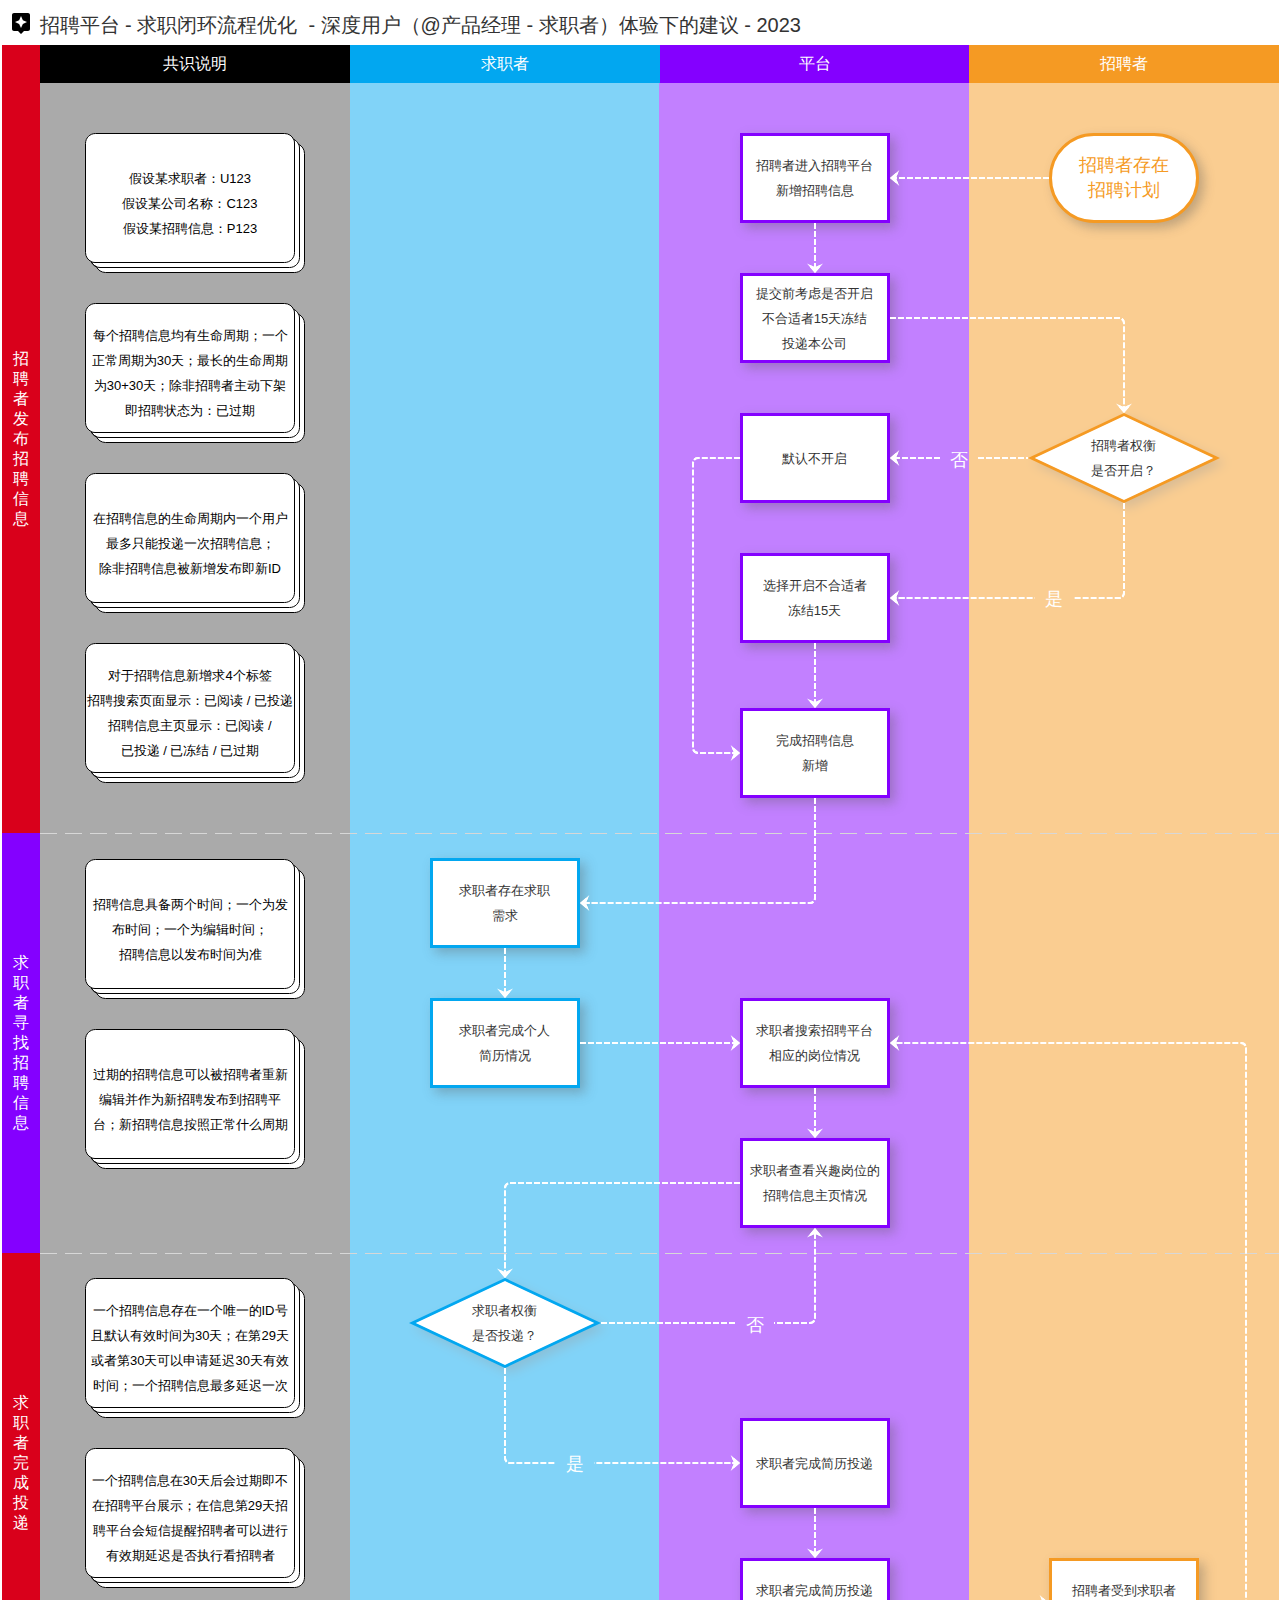
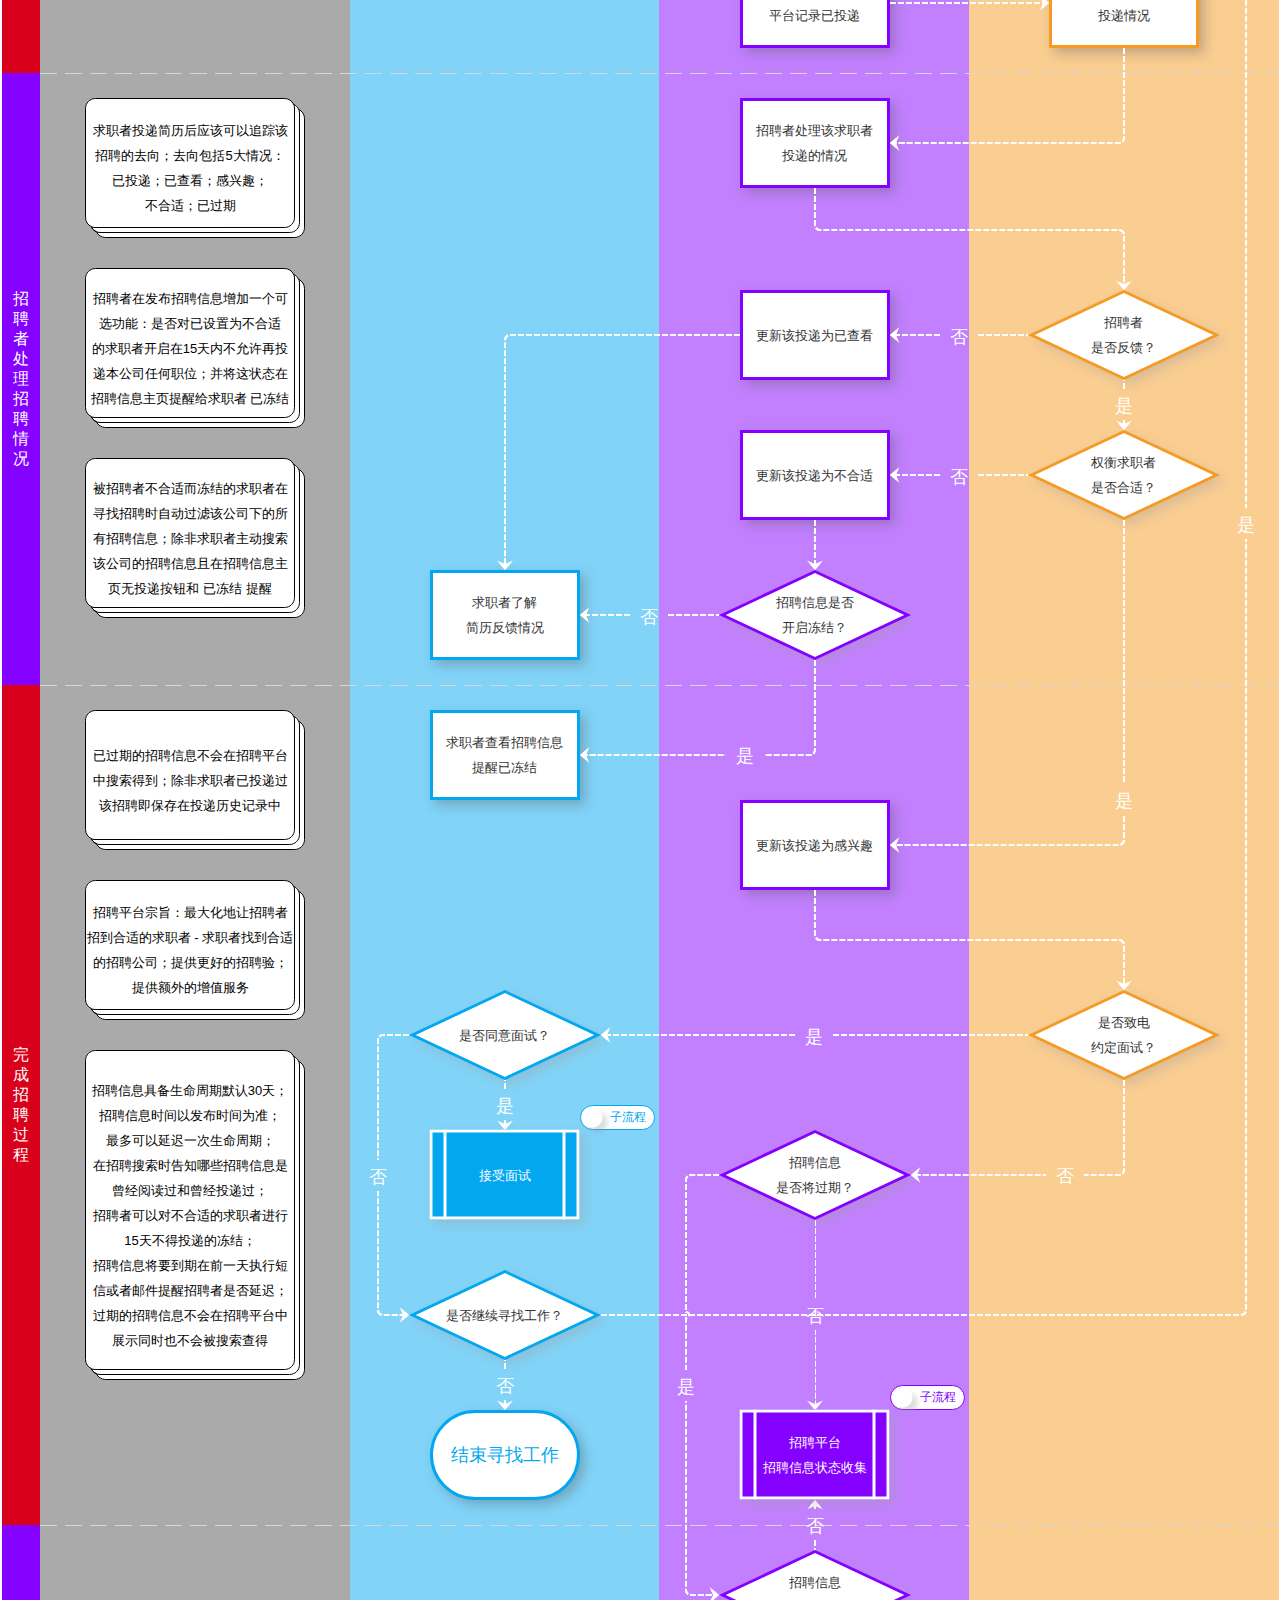
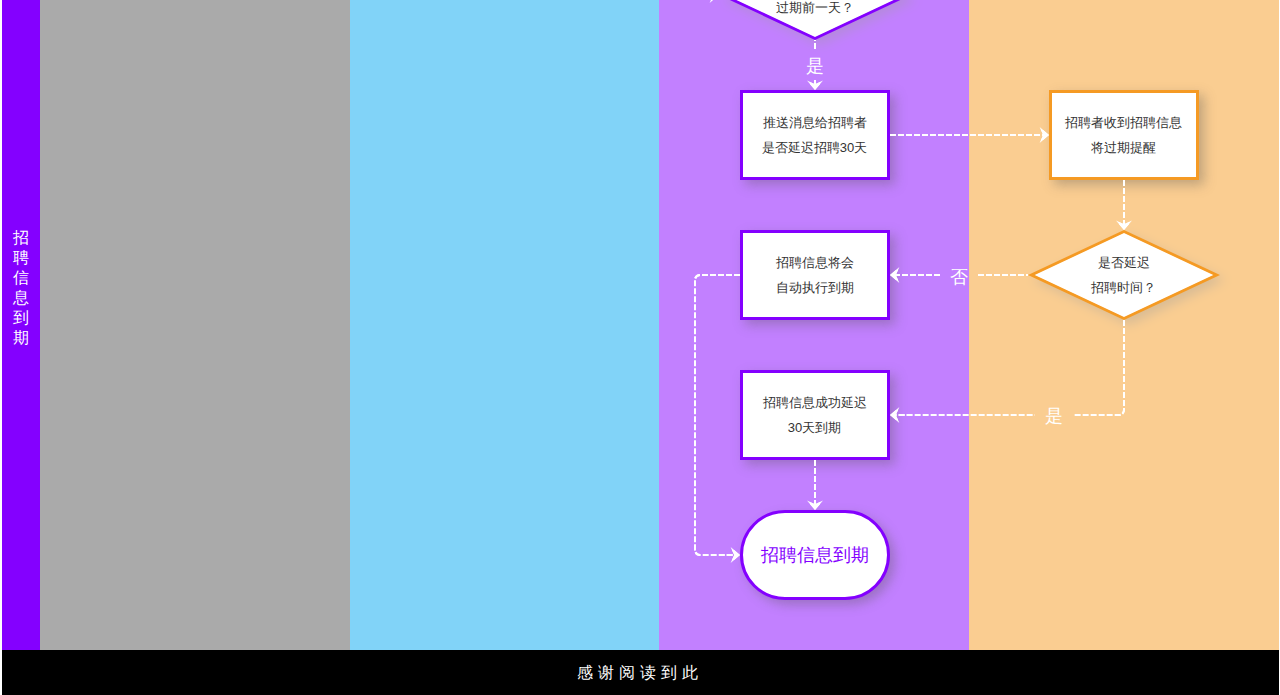
<file: recruitment_platform_process_optimization/index.html>
﻿<!DOCTYPE html>
<html>
  <head>
    <title>index</title>
    <meta http-equiv="X-UA-Compatible" content="IE=edge"/>
    <meta http-equiv="content-type" content="text/html; charset=utf-8"/>
    <link href="resources/css/axure_rp_page.css" type="text/css" rel="stylesheet"/>
    <link href="data/styles.css" type="text/css" rel="stylesheet"/>
    <link href="files/index/styles.css" type="text/css" rel="stylesheet"/>
    <script src="resources/scripts/jquery-3.2.1.min.js"></script>
    <script src="resources/scripts/axure/axQuery.js"></script>
    <script src="resources/scripts/axure/globals.js"></script>
    <script src="resources/scripts/axutils.js"></script>
    <script src="resources/scripts/axure/annotation.js"></script>
    <script src="resources/scripts/axure/axQuery.std.js"></script>
    <script src="resources/scripts/axure/doc.js"></script>
    <script src="resources/scripts/messagecenter.js"></script>
    <script src="resources/scripts/axure/events.js"></script>
    <script src="resources/scripts/axure/recording.js"></script>
    <script src="resources/scripts/axure/action.js"></script>
    <script src="resources/scripts/axure/expr.js"></script>
    <script src="resources/scripts/axure/geometry.js"></script>
    <script src="resources/scripts/axure/flyout.js"></script>
    <script src="resources/scripts/axure/model.js"></script>
    <script src="resources/scripts/axure/repeater.js"></script>
    <script src="resources/scripts/axure/sto.js"></script>
    <script src="resources/scripts/axure/utils.temp.js"></script>
    <script src="resources/scripts/axure/variables.js"></script>
    <script src="resources/scripts/axure/drag.js"></script>
    <script src="resources/scripts/axure/move.js"></script>
    <script src="resources/scripts/axure/visibility.js"></script>
    <script src="resources/scripts/axure/style.js"></script>
    <script src="resources/scripts/axure/adaptive.js"></script>
    <script src="resources/scripts/axure/tree.js"></script>
    <script src="resources/scripts/axure/init.temp.js"></script>
    <script src="resources/scripts/axure/legacy.js"></script>
    <script src="resources/scripts/axure/viewer.js"></script>
    <script src="resources/scripts/axure/math.js"></script>
    <script src="resources/scripts/axure/jquery.nicescroll.min.js"></script>
    <script src="data/document.js"></script>
    <script src="files/index/data.js"></script>
    <script type="text/javascript">
      $axure.utils.getTransparentGifPath = function() { return 'resources/images/transparent.gif'; };
      $axure.utils.getOtherPath = function() { return 'resources/Other.html'; };
      $axure.utils.getReloadPath = function() { return 'resources/reload.html'; };
    </script>
  </head>
  <body>
    <div id="base" class="">

      <!-- Unnamed (矩形) -->
      <div id="u0" class="ax_default _形状">
        <div id="u0_div" class=""></div>
        <div id="u0_text" class="text ">
          <p><span>求职者</span></p>
        </div>
      </div>

      <!-- Unnamed (矩形) -->
      <div id="u1" class="ax_default _形状">
        <div id="u1_div" class=""></div>
        <div id="u1_text" class="text ">
          <p><span>平台</span></p>
        </div>
      </div>

      <!-- Unnamed (矩形) -->
      <div id="u2" class="ax_default _形状">
        <div id="u2_div" class=""></div>
        <div id="u2_text" class="text ">
          <p><span>招聘者</span></p>
        </div>
      </div>

      <!-- Unnamed (矩形) -->
      <div id="u3" class="ax_default _形状">
        <div id="u3_div" class=""></div>
        <div id="u3_text" class="text " style="display:none; visibility: hidden">
          <p></p>
        </div>
      </div>

      <!-- Unnamed (矩形) -->
      <div id="u4" class="ax_default _形状">
        <div id="u4_div" class=""></div>
        <div id="u4_text" class="text " style="display:none; visibility: hidden">
          <p></p>
        </div>
      </div>

      <!-- Unnamed (矩形) -->
      <div id="u5" class="ax_default _形状">
        <div id="u5_div" class=""></div>
        <div id="u5_text" class="text " style="display:none; visibility: hidden">
          <p></p>
        </div>
      </div>

      <!-- Unnamed (矩形) -->
      <div id="u6" class="ax_default _形状">
        <div id="u6_div" class=""></div>
        <div id="u6_text" class="text ">
          <p><span>招</span></p><p><span>聘</span></p><p><span>者</span></p><p><span>发</span></p><p><span>布</span></p><p><span>招</span></p><p><span>聘</span></p><p><span>信</span></p><p><span>息</span></p>
        </div>
      </div>

      <!-- Unnamed (矩形) -->
      <div id="u7" class="ax_default _形状">
        <div id="u7_div" class=""></div>
        <div id="u7_text" class="text ">
          <p><span>求</span></p><p><span>职</span></p><p><span>者</span></p><p><span>寻</span></p><p><span>找</span></p><p><span>招</span></p><p><span>聘</span></p><p><span>信</span></p><p><span>息</span></p>
        </div>
      </div>

      <!-- Unnamed (矩形) -->
      <div id="u8" class="ax_default _形状">
        <div id="u8_div" class=""></div>
        <div id="u8_text" class="text ">
          <p><span>求</span></p><p><span>职</span></p><p><span>者</span></p><p><span>完</span></p><p><span>成</span></p><p><span>投</span></p><p><span>递</span></p>
        </div>
      </div>

      <!-- Unnamed (矩形) -->
      <div id="u9" class="ax_default _形状">
        <div id="u9_div" class=""></div>
        <div id="u9_text" class="text ">
          <p><span>招</span></p><p><span>聘</span></p><p><span>者</span></p><p><span>处</span></p><p><span>理</span></p><p><span>招</span></p><p><span>聘</span></p><p><span>情</span></p><p><span>况</span></p>
        </div>
      </div>

      <!-- Unnamed (矩形) -->
      <div id="u10" class="ax_default _形状">
        <div id="u10_div" class=""></div>
        <div id="u10_text" class="text ">
          <p><span>共识说明</span></p>
        </div>
      </div>

      <!-- Unnamed (矩形) -->
      <div id="u11" class="ax_default _形状">
        <div id="u11_div" class=""></div>
        <div id="u11_text" class="text " style="display:none; visibility: hidden">
          <p></p>
        </div>
      </div>

      <!-- Unnamed (叠放矩形) -->
      <div id="u12" class="ax_default flow_shape">
        <img id="u12_img" class="img " src="images/index/u12.svg"/>
        <div id="u12_text" class="text ">
          <p><span>假设某求职者：U123</span></p><p><span>假设某公司名称：C123</span></p><p><span>假设某招聘信息：P123</span></p>
        </div>
      </div>

      <!-- Unnamed (叠放矩形) -->
      <div id="u13" class="ax_default flow_shape">
        <img id="u13_img" class="img " src="images/index/u12.svg"/>
        <div id="u13_text" class="text ">
          <p><span>对于招聘信息新增求4个标签 </span></p><p><span>招聘搜索页面显示：已阅读 / 已投递</span></p><p><span>招聘信息主页显示：已阅读 / </span></p><p><span>已投递 / 已冻结 / 已过期</span></p>
        </div>
      </div>

      <!-- Unnamed (叠放矩形) -->
      <div id="u14" class="ax_default flow_shape">
        <img id="u14_img" class="img " src="images/index/u12.svg"/>
        <div id="u14_text" class="text ">
          <p><span>招聘信息具备两个时间；一个为发布时间；一个为编辑时间；</span></p><p><span>招聘信息以发布时间为准</span></p>
        </div>
      </div>

      <!-- Unnamed (叠放矩形) -->
      <div id="u15" class="ax_default flow_shape">
        <img id="u15_img" class="img " src="images/index/u12.svg"/>
        <div id="u15_text" class="text ">
          <p><span>一个招聘信息存在一个唯一的ID号且默认有效时间为30天；在第29天或者第30天可以申请延迟30天有效时间；一个招聘信息最多延迟一次</span></p>
        </div>
      </div>

      <!-- Unnamed (叠放矩形) -->
      <div id="u16" class="ax_default flow_shape">
        <img id="u16_img" class="img " src="images/index/u12.svg"/>
        <div id="u16_text" class="text ">
          <p><span>一个招聘信息在30天后会过期即不在招聘平台展示；在信息第29天招聘平台会短信提醒招聘者可以进行有效期延迟是否执行看招聘者</span></p>
        </div>
      </div>

      <!-- Unnamed (叠放矩形) -->
      <div id="u17" class="ax_default flow_shape">
        <img id="u17_img" class="img " src="images/index/u12.svg"/>
        <div id="u17_text" class="text ">
          <p><span>过期的招聘信息可以被招聘者重新编辑并作为新招聘发布到招聘平台；新招聘信息按照正常什么周期</span></p>
        </div>
      </div>

      <!-- Unnamed (叠放矩形) -->
      <div id="u18" class="ax_default flow_shape">
        <img id="u18_img" class="img " src="images/index/u12.svg"/>
        <div id="u18_text" class="text ">
          <p><span>每个招聘信息均有生命周期；一个正常周期为30天；最长的生命周期为30+30天；除非招聘者主动下架</span></p><p><span>即招聘状态为：已过期</span></p>
        </div>
      </div>

      <!-- Unnamed (叠放矩形) -->
      <div id="u19" class="ax_default flow_shape">
        <img id="u19_img" class="img " src="images/index/u12.svg"/>
        <div id="u19_text" class="text ">
          <p><span>求职者投递简历后应该可以追踪该招聘的去向；去向包括5大情况：</span></p><p><span>已投递；已查看；感兴趣；</span></p><p><span>不合适；已过期</span></p>
        </div>
      </div>

      <!-- Unnamed (叠放矩形) -->
      <div id="u20" class="ax_default flow_shape">
        <img id="u20_img" class="img " src="images/index/u20.svg"/>
        <div id="u20_text" class="text ">
          <p><span>招聘者在发布招聘信息增加一个可选功能：是否对已设置为不合适</span></p><p><span>的求职者开启在15天内不允许再投递本公司任何职位；并将这状态在招聘信息主页提醒给求职者 已冻结</span></p>
        </div>
      </div>

      <!-- Unnamed (叠放矩形) -->
      <div id="u21" class="ax_default flow_shape">
        <img id="u21_img" class="img " src="images/index/u20.svg"/>
        <div id="u21_text" class="text ">
          <p><span>被招聘者不合适而冻结的求职者在寻找招聘时自动过滤该公司下的所有招聘信息；除非求职者主动搜索该公司的招聘信息且在招聘信息主页无投递按钮和 已冻结 提醒</span></p>
        </div>
      </div>

      <!-- Unnamed (矩形) -->
      <div id="u22" class="ax_default _文本">
        <div id="u22_div" class=""></div>
        <div id="u22_text" class="text ">
          <p><span>招聘平台 - 求职闭环流程优化&nbsp; - 深度用户（@产品经理 - 求职者）体验下的建议 - 2023</span></p>
        </div>
      </div>

      <!-- Unnamed (形状) -->
      <div id="u23" class="ax_default shape1">
        <img id="u23_img" class="img " src="images/index/u23.svg"/>
        <div id="u23_text" class="text " style="display:none; visibility: hidden">
          <p></p>
        </div>
      </div>

      <!-- Unnamed (叠放矩形) -->
      <div id="u24" class="ax_default flow_shape">
        <img id="u24_img" class="img " src="images/index/u12.svg"/>
        <div id="u24_text" class="text ">
          <p><span>招聘平台宗旨：最大化地让招聘者招到合适的求职者 - 求职者找到合适的招聘公司；提供更好的招聘验；提供额外的增值服务</span></p>
        </div>
      </div>

      <!-- Unnamed (叠放矩形) -->
      <div id="u25" class="ax_default flow_shape">
        <img id="u25_img" class="img " src="images/index/u12.svg"/>
        <div id="u25_text" class="text ">
          <p><span>已过期的招聘信息不会在招聘平台中搜索得到；除非求职者已投递过该招聘即保存在投递历史记录中</span></p>
        </div>
      </div>

      <!-- Unnamed (矩形) -->
      <div id="u26" class="ax_default _形状">
        <div id="u26_div" class=""></div>
        <div id="u26_text" class="text ">
          <p><span>完</span></p><p><span>成</span></p><p><span>招</span></p><p><span>聘</span></p><p><span>过</span></p><p><span>程</span></p>
        </div>
      </div>

      <!-- Unnamed (叠放矩形) -->
      <div id="u27" class="ax_default flow_shape">
        <img id="u27_img" class="img " src="images/index/u12.svg"/>
        <div id="u27_text" class="text ">
          <p><span>在招聘信息的生命周期内一个用户最多只能投递一次招聘信息；</span></p><p><span>除非招聘信息被新增发布即新ID</span></p>
        </div>
      </div>

      <!-- 求职者存在求职 需求 (矩形) -->
      <div id="u28" class="ax_default flow_shape" data-label="求职者存在求职 需求">
        <div id="u28_div" class=""></div>
        <div id="u28_text" class="text ">
          <p><span>求职者存在求职</span></p><p><span>需求</span></p>
        </div>
      </div>

      <!-- 招聘者受到求职者 投递情况 (矩形) -->
      <div id="u29" class="ax_default flow_shape" data-label="招聘者受到求职者 投递情况">
        <div id="u29_div" class=""></div>
        <div id="u29_text" class="text ">
          <p><span>招聘者受到求职者</span></p><p><span>投递情况</span></p>
        </div>
      </div>

      <!-- 招聘者进入招聘平台 新增招聘信息 (矩形) -->
      <div id="u30" class="ax_default flow_shape" data-label="招聘者进入招聘平台 新增招聘信息">
        <div id="u30_div" class=""></div>
        <div id="u30_text" class="text ">
          <p><span>招聘者进入招聘平台</span></p><p><span>新增招聘信息</span></p>
        </div>
      </div>

      <!-- 招聘者存在 招聘计划 (矩形) -->
      <div id="u31" class="ax_default flow_shape" data-label="招聘者存在 招聘计划">
        <div id="u31_div" class=""></div>
        <div id="u31_text" class="text ">
          <p><span>招聘者存在</span></p><p><span>招聘计划</span></p>
        </div>
      </div>

      <!-- 提交前考虑是否开启 不合适者15天冻结 投递本公司 (矩形) -->
      <div id="u32" class="ax_default flow_shape" data-label="提交前考虑是否开启 不合适者15天冻结 投递本公司">
        <div id="u32_div" class=""></div>
        <div id="u32_text" class="text ">
          <p><span>提交前考虑是否开启<br>不合适者15天冻结</span></p><p><span>投递本公司</span></p>
        </div>
      </div>

      <!-- 默认不开启 (矩形) -->
      <div id="u33" class="ax_default flow_shape" data-label="默认不开启">
        <div id="u33_div" class=""></div>
        <div id="u33_text" class="text ">
          <p><span>默认不开启</span></p>
        </div>
      </div>

      <!-- 选择开启不合适者 冻结15天 (矩形) -->
      <div id="u34" class="ax_default flow_shape" data-label="选择开启不合适者 冻结15天">
        <div id="u34_div" class=""></div>
        <div id="u34_text" class="text ">
          <p><span>选择开启不合适者</span></p><p><span>冻结15天</span></p>
        </div>
      </div>

      <!-- 完成招聘信息 新增 (矩形) -->
      <div id="u35" class="ax_default flow_shape" data-label="完成招聘信息 新增">
        <div id="u35_div" class=""></div>
        <div id="u35_text" class="text ">
          <p><span>完成招聘信息</span></p><p><span>新增</span></p>
        </div>
      </div>

      <!-- 招聘者权衡 是否开启？ (菱形) -->
      <div id="u36" class="ax_default flow_shape" data-label="招聘者权衡 是否开启？">
        <img id="u36_img" class="img " src="images/index/招聘者权衡_是否开启？_u36.svg"/>
        <div id="u36_text" class="text ">
          <p><span>招聘者权衡</span></p><p><span>是否开启？</span></p>
        </div>
      </div>

      <!-- 求职者完成个人 简历情况 (矩形) -->
      <div id="u37" class="ax_default flow_shape" data-label="求职者完成个人 简历情况">
        <div id="u37_div" class=""></div>
        <div id="u37_text" class="text ">
          <p><span>求职者完成个人</span></p><p><span>简历情况</span></p>
        </div>
      </div>

      <!-- 求职者搜索招聘平台 相应的岗位情况 (矩形) -->
      <div id="u38" class="ax_default flow_shape" data-label="求职者搜索招聘平台 相应的岗位情况">
        <div id="u38_div" class=""></div>
        <div id="u38_text" class="text ">
          <p><span>求职者搜索招聘平台</span></p><p><span>相应的岗位情况</span></p>
        </div>
      </div>

      <!-- 求职者查看兴趣岗位的 招聘信息主页情况 (矩形) -->
      <div id="u39" class="ax_default flow_shape" data-label="求职者查看兴趣岗位的 招聘信息主页情况">
        <div id="u39_div" class=""></div>
        <div id="u39_text" class="text ">
          <p><span>求职者查看兴趣岗位的</span></p><p><span>招聘信息主页情况</span></p>
        </div>
      </div>

      <!-- 求职者权衡 是否投递？ (菱形) -->
      <div id="u40" class="ax_default flow_shape" data-label="求职者权衡 是否投递？">
        <img id="u40_img" class="img " src="images/index/求职者权衡_是否投递？_u40.svg"/>
        <div id="u40_text" class="text ">
          <p><span>求职者权衡</span></p><p><span>是否投递？</span></p>
        </div>
      </div>

      <!-- 求职者完成简历投递 平台记录已投递 (矩形) -->
      <div id="u41" class="ax_default flow_shape" data-label="求职者完成简历投递 平台记录已投递">
        <div id="u41_div" class=""></div>
        <div id="u41_text" class="text ">
          <p><span>求职者完成简历投递</span></p><p><span>平台记录已投递</span></p>
        </div>
      </div>

      <!-- 求职者完成简历投递 (矩形) -->
      <div id="u42" class="ax_default flow_shape" data-label="求职者完成简历投递">
        <div id="u42_div" class=""></div>
        <div id="u42_text" class="text ">
          <p><span>求职者完成简历投递</span></p>
        </div>
      </div>

      <!-- Unnamed (线) -->
      <div id="u43" class="ax_default _线">
        <img id="u43_img" class="img " src="images/index/u43.svg"/>
        <div id="u43_text" class="text " style="display:none; visibility: hidden">
          <p></p>
        </div>
      </div>

      <!-- Unnamed (线) -->
      <div id="u44" class="ax_default _线">
        <img id="u44_img" class="img " src="images/index/u43.svg"/>
        <div id="u44_text" class="text " style="display:none; visibility: hidden">
          <p></p>
        </div>
      </div>

      <!-- 招聘者收到招聘信息 将过期提醒 (矩形) -->
      <div id="u45" class="ax_default flow_shape" data-label="招聘者收到招聘信息 将过期提醒">
        <div id="u45_div" class=""></div>
        <div id="u45_text" class="text ">
          <p><span>招聘者收到招聘信息</span></p><p><span>将过期提醒</span></p>
        </div>
      </div>

      <!-- 招聘者处理该求职者 投递的情况 (矩形) -->
      <div id="u46" class="ax_default flow_shape" data-label="招聘者处理该求职者 投递的情况">
        <div id="u46_div" class=""></div>
        <div id="u46_text" class="text ">
          <p><span>招聘者处理该求职者</span></p><p><span>投递的情况</span></p>
        </div>
      </div>

      <!-- 招聘者 是否反馈？ (菱形) -->
      <div id="u47" class="ax_default flow_shape" data-label="招聘者 是否反馈？">
        <img id="u47_img" class="img " src="images/index/招聘者权衡_是否开启？_u36.svg"/>
        <div id="u47_text" class="text ">
          <p><span>招聘者</span></p><p><span>是否反馈？</span></p>
        </div>
      </div>

      <!-- Unnamed (线) -->
      <div id="u48" class="ax_default _线">
        <img id="u48_img" class="img " src="images/index/u43.svg"/>
        <div id="u48_text" class="text " style="display:none; visibility: hidden">
          <p></p>
        </div>
      </div>

      <!-- 更新该投递为不合适 (矩形) -->
      <div id="u49" class="ax_default flow_shape" data-label="更新该投递为不合适">
        <div id="u49_div" class=""></div>
        <div id="u49_text" class="text ">
          <p><span>更新该投递为不合适</span></p>
        </div>
      </div>

      <!-- 更新该投递为已查看 (矩形) -->
      <div id="u50" class="ax_default flow_shape" data-label="更新该投递为已查看">
        <div id="u50_div" class=""></div>
        <div id="u50_text" class="text ">
          <p><span>更新该投递为已查看</span></p>
        </div>
      </div>

      <!-- 权衡求职者 是否合适？ (菱形) -->
      <div id="u51" class="ax_default flow_shape" data-label="权衡求职者 是否合适？">
        <img id="u51_img" class="img " src="images/index/招聘者权衡_是否开启？_u36.svg"/>
        <div id="u51_text" class="text ">
          <p><span>权衡求职者</span></p><p><span>是否合适？</span></p>
        </div>
      </div>

      <!-- 求职者了解 简历反馈情况 (矩形) -->
      <div id="u52" class="ax_default flow_shape" data-label="求职者了解 简历反馈情况">
        <div id="u52_div" class=""></div>
        <div id="u52_text" class="text ">
          <p><span>求职者了解</span></p><p><span>简历反馈情况</span></p>
        </div>
      </div>

      <!-- 更新该投递为感兴趣 (矩形) -->
      <div id="u53" class="ax_default flow_shape" data-label="更新该投递为感兴趣">
        <div id="u53_div" class=""></div>
        <div id="u53_text" class="text ">
          <p><span>更新该投递为感兴趣</span></p>
        </div>
      </div>

      <!-- 求职者查看招聘信息 提醒已冻结 (矩形) -->
      <div id="u54" class="ax_default flow_shape" data-label="求职者查看招聘信息 提醒已冻结">
        <div id="u54_div" class=""></div>
        <div id="u54_text" class="text ">
          <p><span>求职者查看招聘信息</span></p><p><span>提醒已冻结</span></p>
        </div>
      </div>

      <!-- 招聘信息 是否将过期？ (菱形) -->
      <div id="u55" class="ax_default flow_shape" data-label="招聘信息 是否将过期？">
        <img id="u55_img" class="img " src="images/index/招聘信息_是否将过期？_u55.svg"/>
        <div id="u55_text" class="text ">
          <p><span>招聘信息</span></p><p><span>是否将过期？</span></p>
        </div>
      </div>

      <!-- 招聘信息 过期前一天？ (菱形) -->
      <div id="u56" class="ax_default flow_shape" data-label="招聘信息 过期前一天？">
        <img id="u56_img" class="img " src="images/index/招聘信息_是否将过期？_u55.svg"/>
        <div id="u56_text" class="text ">
          <p><span>招聘信息</span></p><p><span>过期前一天？</span></p>
        </div>
      </div>

      <!-- Unnamed (线) -->
      <div id="u57" class="ax_default _线">
        <img id="u57_img" class="img " src="images/index/u43.svg"/>
        <div id="u57_text" class="text " style="display:none; visibility: hidden">
          <p></p>
        </div>
      </div>

      <!-- 推送消息给招聘者 是否延迟招聘30天 (矩形) -->
      <div id="u58" class="ax_default flow_shape" data-label="推送消息给招聘者 是否延迟招聘30天">
        <div id="u58_div" class=""></div>
        <div id="u58_text" class="text ">
          <p><span>推送消息给招聘者</span></p><p><span>是否延迟招聘30天</span></p>
        </div>
      </div>

      <!-- 是否延迟 招聘时间？ (菱形) -->
      <div id="u59" class="ax_default flow_shape" data-label="是否延迟 招聘时间？">
        <img id="u59_img" class="img " src="images/index/招聘者权衡_是否开启？_u36.svg"/>
        <div id="u59_text" class="text ">
          <p><span>是否延迟</span></p><p><span>招聘时间？</span></p>
        </div>
      </div>

      <!-- 招聘信息将会 自动执行到期 (矩形) -->
      <div id="u60" class="ax_default flow_shape" data-label="招聘信息将会 自动执行到期">
        <div id="u60_div" class=""></div>
        <div id="u60_text" class="text ">
          <p><span>招聘信息将会</span></p><p><span>自动执行到期</span></p>
        </div>
      </div>

      <!-- 招聘信息成功延迟 30天到期 (矩形) -->
      <div id="u61" class="ax_default flow_shape" data-label="招聘信息成功延迟 30天到期">
        <div id="u61_div" class=""></div>
        <div id="u61_text" class="text ">
          <p><span>招聘信息成功延迟</span></p><p><span>30天到期</span></p>
        </div>
      </div>

      <!-- Unnamed (组合) -->
      <div id="u62" class="ax_default" data-left="888" data-top="2985" data-width="75" data-height="25">

        <!-- Unnamed (矩形) -->
        <div id="u63" class="ax_default _形状">
          <div id="u63_div" class=""></div>
          <div id="u63_text" class="text " style="display:none; visibility: hidden">
            <p></p>
          </div>
        </div>

        <!-- Unnamed (椭圆) -->
        <div id="u64" class="ax_default _形状">
          <img id="u64_img" class="img " src="images/index/u64.svg"/>
          <div id="u64_text" class="text " style="display:none; visibility: hidden">
            <p></p>
          </div>
        </div>

        <!-- Unnamed (矩形) -->
        <div id="u65" class="ax_default _文本">
          <div id="u65_div" class=""></div>
          <div id="u65_text" class="text ">
            <p><span>子流程</span></p>
          </div>
        </div>
      </div>

      <!-- 招聘信息是否 开启冻结？ (菱形) -->
      <div id="u66" class="ax_default flow_shape" data-label="招聘信息是否 开启冻结？">
        <img id="u66_img" class="img " src="images/index/招聘信息_是否将过期？_u55.svg"/>
        <div id="u66_text" class="text ">
          <p><span>招聘信息是否</span></p><p><span>开启冻结？</span></p>
        </div>
      </div>

      <!-- 是否致电 约定面试？ (菱形) -->
      <div id="u67" class="ax_default flow_shape" data-label="是否致电 约定面试？">
        <img id="u67_img" class="img " src="images/index/招聘者权衡_是否开启？_u36.svg"/>
        <div id="u67_text" class="text ">
          <p><span>是否致电</span></p><p><span>约定面试？</span></p>
        </div>
      </div>

      <!-- 是否同意面试？ (菱形) -->
      <div id="u68" class="ax_default flow_shape" data-label="是否同意面试？">
        <img id="u68_img" class="img " src="images/index/求职者权衡_是否投递？_u40.svg"/>
        <div id="u68_text" class="text ">
          <p><span>是否同意面试？</span></p>
        </div>
      </div>

      <!-- 是否继续寻找工作？ (菱形) -->
      <div id="u69" class="ax_default flow_shape" data-label="是否继续寻找工作？">
        <img id="u69_img" class="img " src="images/index/求职者权衡_是否投递？_u40.svg"/>
        <div id="u69_text" class="text ">
          <p><span>是否继续寻找工作？</span></p>
        </div>
      </div>

      <!-- Unnamed (组合) -->
      <div id="u70" class="ax_default" data-left="578" data-top="2705" data-width="75" data-height="25">

        <!-- Unnamed (矩形) -->
        <div id="u71" class="ax_default _形状">
          <div id="u71_div" class=""></div>
          <div id="u71_text" class="text " style="display:none; visibility: hidden">
            <p></p>
          </div>
        </div>

        <!-- Unnamed (椭圆) -->
        <div id="u72" class="ax_default _形状">
          <img id="u72_img" class="img " src="images/index/u64.svg"/>
          <div id="u72_text" class="text " style="display:none; visibility: hidden">
            <p></p>
          </div>
        </div>

        <!-- Unnamed (矩形) -->
        <div id="u73" class="ax_default _文本">
          <div id="u73_div" class=""></div>
          <div id="u73_text" class="text ">
            <p><span>子流程</span></p>
          </div>
        </div>
      </div>

      <!-- 招聘信息到期 (矩形) -->
      <div id="u74" class="ax_default flow_shape" data-label="招聘信息到期">
        <div id="u74_div" class=""></div>
        <div id="u74_text" class="text ">
          <p><span>招聘信息到期</span></p>
        </div>
      </div>

      <!-- Unnamed (矩形) -->
      <div id="u75" class="ax_default _形状">
        <div id="u75_div" class=""></div>
        <div id="u75_text" class="text ">
          <p><span>招</span></p><p><span>聘</span></p><p><span>信</span></p><p><span>息</span></p><p><span>到</span></p><p><span>期</span></p>
        </div>
      </div>

      <!-- Unnamed (线) -->
      <div id="u76" class="ax_default _线">
        <img id="u76_img" class="img " src="images/index/u43.svg"/>
        <div id="u76_text" class="text " style="display:none; visibility: hidden">
          <p></p>
        </div>
      </div>

      <!-- Unnamed (连接符) -->
      <div id="u77" class="ax_default _连接符">
        <img id="u77_seg0" class="img " src="images/index/u77_seg0.svg" alt="u77_seg0"/>
        <img id="u77_seg1" class="img " src="images/index/u77_seg1.svg" alt="u77_seg1"/>
        <div id="u77_text" class="text ">
          <p><span>否</span></p>
        </div>
      </div>

      <!-- Unnamed (连接符) -->
      <div id="u78" class="ax_default _连接符">
        <img id="u78_seg0" class="img " src="images/index/u78_seg0.svg" alt="u78_seg0"/>
        <img id="u78_seg1" class="img " src="images/index/u78_seg1.svg" alt="u78_seg1"/>
        <img id="u78_seg2" class="img " src="images/index/u78_seg2.svg" alt="u78_seg2"/>
        <div id="u78_text" class="text ">
          <p><span>是</span></p>
        </div>
      </div>

      <!-- Unnamed (连接符) -->
      <div id="u79" class="ax_default _连接符">
        <img id="u79_seg0" class="img " src="images/index/u79_seg0.svg" alt="u79_seg0"/>
        <img id="u79_seg1" class="img " src="images/index/u79_seg1.svg" alt="u79_seg1"/>
        <img id="u79_seg2" class="img " src="images/index/u79_seg2.svg" alt="u79_seg2"/>
        <div id="u79_text" class="text ">
          <p><span>是</span></p>
        </div>
      </div>

      <!-- Unnamed (连接符) -->
      <div id="u80" class="ax_default _连接符">
        <img id="u80_seg0" class="img " src="images/index/u80_seg0.svg" alt="u80_seg0"/>
        <img id="u80_seg1" class="img " src="images/index/u80_seg1.svg" alt="u80_seg1"/>
        <img id="u80_seg2" class="img " src="images/index/u80_seg2.svg" alt="u80_seg2"/>
        <img id="u80_seg3" class="img " src="images/index/u80_seg3.svg" alt="u80_seg3"/>
        <div id="u80_text" class="text ">
          <p><span>是</span></p>
        </div>
      </div>

      <!-- Unnamed (连接符) -->
      <div id="u81" class="ax_default _连接符">
        <img id="u81_seg0" class="img " src="images/index/u81_seg0.svg" alt="u81_seg0"/>
        <img id="u81_seg1" class="img " src="images/index/u81_seg1.svg" alt="u81_seg1"/>
        <div id="u81_text" class="text ">
          <p><span>否</span></p>
        </div>
      </div>

      <!-- Unnamed (连接符) -->
      <div id="u82" class="ax_default _连接符">
        <img id="u82_seg0" class="img " src="images/index/u82_seg0.svg" alt="u82_seg0"/>
        <img id="u82_seg1" class="img " src="images/index/u82_seg1.svg" alt="u82_seg1"/>
        <img id="u82_seg2" class="img " src="images/index/u82_seg2.svg" alt="u82_seg2"/>
        <img id="u82_seg3" class="img " src="images/index/u82_seg3.svg" alt="u82_seg3"/>
        <div id="u82_text" class="text " style="display:none; visibility: hidden">
          <p></p>
        </div>
      </div>

      <!-- Unnamed (连接符) -->
      <div id="u83" class="ax_default _连接符">
        <img id="u83_seg0" class="img " src="images/index/u83_seg0.svg" alt="u83_seg0"/>
        <img id="u83_seg1" class="img " src="images/index/u83_seg1.svg" alt="u83_seg1"/>
        <div id="u83_text" class="text " style="display:none; visibility: hidden">
          <p></p>
        </div>
      </div>

      <!-- Unnamed (连接符) -->
      <div id="u84" class="ax_default _连接符">
        <img id="u84_seg0" class="img " src="images/index/u84_seg0.svg" alt="u84_seg0"/>
        <img id="u84_seg1" class="img " src="images/index/u84_seg1.svg" alt="u84_seg1"/>
        <div id="u84_text" class="text " style="display:none; visibility: hidden">
          <p></p>
        </div>
      </div>

      <!-- Unnamed (连接符) -->
      <div id="u85" class="ax_default _连接符">
        <img id="u85_seg0" class="img " src="images/index/u85_seg0.svg" alt="u85_seg0"/>
        <img id="u85_seg1" class="img " src="images/index/u85_seg1.svg" alt="u85_seg1"/>
        <img id="u85_seg2" class="img " src="images/index/u85_seg2.svg" alt="u85_seg2"/>
        <div id="u85_text" class="text " style="display:none; visibility: hidden">
          <p></p>
        </div>
      </div>

      <!-- Unnamed (连接符) -->
      <div id="u86" class="ax_default _连接符">
        <img id="u86_seg0" class="img " src="images/index/u86_seg0.svg" alt="u86_seg0"/>
        <img id="u86_seg1" class="img " src="images/index/u86_seg1.svg" alt="u86_seg1"/>
        <div id="u86_text" class="text ">
          <p><span>否</span></p>
        </div>
      </div>

      <!-- Unnamed (连接符) -->
      <div id="u87" class="ax_default _连接符">
        <img id="u87_seg0" class="img " src="images/index/u87_seg0.svg" alt="u87_seg0"/>
        <img id="u87_seg1" class="img " src="images/index/u87_seg1.svg" alt="u87_seg1"/>
        <img id="u87_seg2" class="img " src="images/index/u87_seg2.svg" alt="u87_seg2"/>
        <div id="u87_text" class="text ">
          <p><span>是</span></p>
        </div>
      </div>

      <!-- Unnamed (连接符) -->
      <div id="u88" class="ax_default _连接符">
        <img id="u88_seg0" class="img " src="images/index/u88_seg0.svg" alt="u88_seg0"/>
        <img id="u88_seg1" class="img " src="images/index/u88_seg1.svg" alt="u88_seg1"/>
        <div id="u88_text" class="text " style="display:none; visibility: hidden">
          <p></p>
        </div>
      </div>

      <!-- Unnamed (连接符) -->
      <div id="u89" class="ax_default _连接符">
        <img id="u89_seg0" class="img " src="images/index/u89_seg0.svg" alt="u89_seg0"/>
        <img id="u89_seg1" class="img " src="images/index/u89_seg1.svg" alt="u89_seg1"/>
        <img id="u89_seg2" class="img " src="images/index/u89_seg2.svg" alt="u89_seg2"/>
        <img id="u89_seg3" class="img " src="images/index/u89_seg3.svg" alt="u89_seg3"/>
        <div id="u89_text" class="text " style="display:none; visibility: hidden">
          <p></p>
        </div>
      </div>

      <!-- Unnamed (连接符) -->
      <div id="u90" class="ax_default _连接符">
        <img id="u90_seg0" class="img " src="images/index/u90_seg0.svg" alt="u90_seg0"/>
        <img id="u90_seg1" class="img " src="images/index/u90_seg1.svg" alt="u90_seg1"/>
        <img id="u90_seg2" class="img " src="images/index/u90_seg2.svg" alt="u90_seg2"/>
        <div id="u90_text" class="text " style="display:none; visibility: hidden">
          <p></p>
        </div>
      </div>

      <!-- Unnamed (连接符) -->
      <div id="u91" class="ax_default _连接符">
        <img id="u91_seg0" class="img " src="images/index/u91_seg0.svg" alt="u91_seg0"/>
        <img id="u91_seg1" class="img " src="images/index/u91_seg1.svg" alt="u91_seg1"/>
        <div id="u91_text" class="text " style="display:none; visibility: hidden">
          <p></p>
        </div>
      </div>

      <!-- Unnamed (连接符) -->
      <div id="u92" class="ax_default _连接符">
        <img id="u92_seg0" class="img " src="images/index/u92_seg0.svg" alt="u92_seg0"/>
        <img id="u92_seg1" class="img " src="images/index/u92_seg1.svg" alt="u92_seg1"/>
        <div id="u92_text" class="text " style="display:none; visibility: hidden">
          <p></p>
        </div>
      </div>

      <!-- Unnamed (连接符) -->
      <div id="u93" class="ax_default _连接符">
        <img id="u93_seg0" class="img " src="images/index/u93_seg0.svg" alt="u93_seg0"/>
        <img id="u93_seg1" class="img " src="images/index/u93_seg1.svg" alt="u93_seg1"/>
        <div id="u93_text" class="text " style="display:none; visibility: hidden">
          <p></p>
        </div>
      </div>

      <!-- Unnamed (连接符) -->
      <div id="u94" class="ax_default _连接符">
        <img id="u94_seg0" class="img " src="images/index/u94_seg0.svg" alt="u94_seg0"/>
        <img id="u94_seg1" class="img " src="images/index/u94_seg1.svg" alt="u94_seg1"/>
        <img id="u94_seg2" class="img " src="images/index/u94_seg2.svg" alt="u94_seg2"/>
        <div id="u94_text" class="text " style="display:none; visibility: hidden">
          <p></p>
        </div>
      </div>

      <!-- Unnamed (连接符) -->
      <div id="u95" class="ax_default _连接符">
        <img id="u95_seg0" class="img " src="images/index/u95_seg0.svg" alt="u95_seg0"/>
        <img id="u95_seg1" class="img " src="images/index/u95_seg1.svg" alt="u95_seg1"/>
        <img id="u95_seg2" class="img " src="images/index/u95_seg2.svg" alt="u95_seg2"/>
        <div id="u95_text" class="text ">
          <p><span>否</span></p>
        </div>
      </div>

      <!-- Unnamed (连接符) -->
      <div id="u96" class="ax_default _连接符">
        <img id="u96_seg0" class="img " src="images/index/u96_seg0.svg" alt="u96_seg0"/>
        <img id="u96_seg1" class="img " src="images/index/u96_seg1.svg" alt="u96_seg1"/>
        <img id="u96_seg2" class="img " src="images/index/u96_seg2.svg" alt="u96_seg2"/>
        <div id="u96_text" class="text ">
          <p><span>是</span></p>
        </div>
      </div>

      <!-- Unnamed (连接符) -->
      <div id="u97" class="ax_default _连接符">
        <img id="u97_seg0" class="img " src="images/index/u97_seg0.svg" alt="u97_seg0"/>
        <img id="u97_seg1" class="img " src="images/index/u97_seg1.svg" alt="u97_seg1"/>
        <div id="u97_text" class="text " style="display:none; visibility: hidden">
          <p></p>
        </div>
      </div>

      <!-- Unnamed (连接符) -->
      <div id="u98" class="ax_default _连接符">
        <img id="u98_seg0" class="img " src="images/index/u98_seg0.svg" alt="u98_seg0"/>
        <img id="u98_seg1" class="img " src="images/index/u98_seg1.svg" alt="u98_seg1"/>
        <div id="u98_text" class="text " style="display:none; visibility: hidden">
          <p></p>
        </div>
      </div>

      <!-- Unnamed (连接符) -->
      <div id="u99" class="ax_default _连接符">
        <img id="u99_seg0" class="img " src="images/index/u99_seg0.svg" alt="u99_seg0"/>
        <img id="u99_seg1" class="img " src="images/index/u99_seg1.svg" alt="u99_seg1"/>
        <img id="u99_seg2" class="img " src="images/index/u99_seg2.svg" alt="u99_seg2"/>
        <div id="u99_text" class="text " style="display:none; visibility: hidden">
          <p></p>
        </div>
      </div>

      <!-- Unnamed (连接符) -->
      <div id="u100" class="ax_default _连接符">
        <img id="u100_seg0" class="img " src="images/index/u100_seg0.svg" alt="u100_seg0"/>
        <img id="u100_seg1" class="img " src="images/index/u100_seg1.svg" alt="u100_seg1"/>
        <img id="u100_seg2" class="img " src="images/index/u100_seg2.svg" alt="u100_seg2"/>
        <img id="u100_seg3" class="img " src="images/index/u100_seg3.svg" alt="u100_seg3"/>
        <div id="u100_text" class="text " style="display:none; visibility: hidden">
          <p></p>
        </div>
      </div>

      <!-- Unnamed (连接符) -->
      <div id="u101" class="ax_default _连接符">
        <img id="u101_seg0" class="img " src="images/index/u101_seg0.svg" alt="u101_seg0"/>
        <img id="u101_seg1" class="img " src="images/index/u101_seg1.svg" alt="u101_seg1"/>
        <div id="u101_text" class="text ">
          <p><span>是</span></p>
        </div>
      </div>

      <!-- Unnamed (连接符) -->
      <div id="u102" class="ax_default _连接符">
        <img id="u102_seg0" class="img " src="images/index/u102_seg0.svg" alt="u102_seg0"/>
        <img id="u102_seg1" class="img " src="images/index/u102_seg1.svg" alt="u102_seg1"/>
        <div id="u102_text" class="text ">
          <p><span>否</span></p>
        </div>
      </div>

      <!-- Unnamed (连接符) -->
      <div id="u103" class="ax_default _连接符">
        <img id="u103_seg0" class="img " src="images/index/u103_seg0.svg" alt="u103_seg0"/>
        <img id="u103_seg1" class="img " src="images/index/u103_seg1.svg" alt="u103_seg1"/>
        <div id="u103_text" class="text ">
          <p><span>否</span></p>
        </div>
      </div>

      <!-- Unnamed (连接符) -->
      <div id="u104" class="ax_default _连接符">
        <img id="u104_seg0" class="img " src="images/index/u104_seg0.svg" alt="u104_seg0"/>
        <img id="u104_seg1" class="img " src="images/index/u104_seg1.svg" alt="u104_seg1"/>
        <img id="u104_seg2" class="img " src="images/index/u104_seg2.svg" alt="u104_seg2"/>
        <div id="u104_text" class="text " style="display:none; visibility: hidden">
          <p></p>
        </div>
      </div>

      <!-- Unnamed (连接符) -->
      <div id="u105" class="ax_default _连接符">
        <img id="u105_seg0" class="img " src="images/index/u105_seg0.svg" alt="u105_seg0"/>
        <img id="u105_seg1" class="img " src="images/index/u105_seg1.svg" alt="u105_seg1"/>
        <div id="u105_text" class="text " style="display:none; visibility: hidden">
          <p></p>
        </div>
      </div>

      <!-- Unnamed (连接符) -->
      <div id="u106" class="ax_default _连接符">
        <img id="u106_seg0" class="img " src="images/index/u106_seg0.svg" alt="u106_seg0"/>
        <img id="u106_seg1" class="img " src="images/index/u106_seg1.svg" alt="u106_seg1"/>
        <div id="u106_text" class="text ">
          <p><span>是</span></p>
        </div>
      </div>

      <!-- Unnamed (连接符) -->
      <div id="u107" class="ax_default _连接符">
        <img id="u107_seg0" class="img " src="images/index/u107_seg0.svg" alt="u107_seg0"/>
        <img id="u107_seg1" class="img " src="images/index/u107_seg1.svg" alt="u107_seg1"/>
        <div id="u107_text" class="text " style="display:none; visibility: hidden">
          <p></p>
        </div>
      </div>

      <!-- Unnamed (连接符) -->
      <div id="u108" class="ax_default _连接符">
        <img id="u108_seg0" class="img " src="images/index/u108_seg0.svg" alt="u108_seg0"/>
        <img id="u108_seg1" class="img " src="images/index/u108_seg1.svg" alt="u108_seg1"/>
        <div id="u108_text" class="text ">
          <p><span>否</span></p>
        </div>
      </div>

      <!-- Unnamed (连接符) -->
      <div id="u109" class="ax_default _连接符">
        <img id="u109_seg0" class="img " src="images/index/u109_seg0.svg" alt="u109_seg0"/>
        <img id="u109_seg1" class="img " src="images/index/u109_seg1.svg" alt="u109_seg1"/>
        <div id="u109_text" class="text " style="display:none; visibility: hidden">
          <p></p>
        </div>
      </div>

      <!-- Unnamed (连接符) -->
      <div id="u110" class="ax_default _连接符">
        <img id="u110_seg0" class="img " src="images/index/u110_seg0.svg" alt="u110_seg0"/>
        <img id="u110_seg1" class="img " src="images/index/u110_seg1.svg" alt="u110_seg1"/>
        <div id="u110_text" class="text ">
          <p><span>否</span></p>
        </div>
      </div>

      <!-- Unnamed (连接符) -->
      <div id="u111" class="ax_default _连接符">
        <img id="u111_seg0" class="img " src="images/index/u111_seg0.svg" alt="u111_seg0"/>
        <img id="u111_seg1" class="img " src="images/index/u111_seg1.svg" alt="u111_seg1"/>
        <div id="u111_text" class="text ">
          <p><span>是</span></p>
        </div>
      </div>

      <!-- Unnamed (连接符) -->
      <div id="u112" class="ax_default _连接符">
        <img id="u112_seg0" class="img " src="images/index/u112_seg0.svg" alt="u112_seg0"/>
        <img id="u112_seg1" class="img " src="images/index/u112_seg1.svg" alt="u112_seg1"/>
        <div id="u112_text" class="text ">
          <p><span>是</span></p>
        </div>
      </div>

      <!-- Unnamed (连接符) -->
      <div id="u113" class="ax_default _连接符">
        <img id="u113_seg0" class="img " src="images/index/u113_seg0.svg" alt="u113_seg0"/>
        <img id="u113_seg1" class="img " src="images/index/u113_seg1.svg" alt="u113_seg1"/>
        <img id="u113_seg2" class="img " src="images/index/u113_seg2.svg" alt="u113_seg2"/>
        <img id="u113_seg3" class="img " src="images/index/u113_seg3.svg" alt="u113_seg3"/>
        <div id="u113_text" class="text ">
          <p><span>否</span></p>
        </div>
      </div>

      <!-- Unnamed (连接符) -->
      <div id="u114" class="ax_default _连接符">
        <img id="u114_seg0" class="img " src="images/index/u114_seg0.svg" alt="u114_seg0"/>
        <img id="u114_seg1" class="img " src="images/index/u114_seg1.svg" alt="u114_seg1"/>
        <div id="u114_text" class="text ">
          <p><span>否</span></p>
        </div>
      </div>

      <!-- Unnamed (连接符) -->
      <div id="u115" class="ax_default _连接符">
        <img id="u115_seg0" class="img " src="images/index/u115_seg0.svg" alt="u115_seg0"/>
        <img id="u115_seg1" class="img " src="images/index/u115_seg1.svg" alt="u115_seg1"/>
        <img id="u115_seg2" class="img " src="images/index/u115_seg2.svg" alt="u115_seg2"/>
        <div id="u115_text" class="text ">
          <p><span>否</span></p>
        </div>
      </div>

      <!-- Unnamed (连接符) -->
      <div id="u116" class="ax_default _连接符">
        <img id="u116_seg0" class="img " src="images/index/u116_seg0.svg" alt="u116_seg0"/>
        <img id="u116_seg1" class="img " src="images/index/u116_seg1.svg" alt="u116_seg1"/>
        <img id="u116_seg2" class="img " src="images/index/u116_seg2.svg" alt="u116_seg2"/>
        <img id="u116_seg3" class="img " src="images/index/u116_seg3.svg" alt="u116_seg3"/>
        <div id="u116_text" class="text ">
          <p><span>是</span></p>
        </div>
      </div>

      <!-- Unnamed (连接符) -->
      <div id="u117" class="ax_default _连接符">
        <img id="u117_seg0" class="img " src="images/index/u117_seg0.svg" alt="u117_seg0"/>
        <img id="u117_seg1" class="img " src="images/index/u117_seg1.svg" alt="u117_seg1"/>
        <img id="u117_seg2" class="img " src="images/index/u117_seg2.svg" alt="u117_seg2"/>
        <div id="u117_text" class="text ">
          <p><span>是</span></p>
        </div>
      </div>

      <!-- Unnamed (连接符) -->
      <div id="u118" class="ax_default _连接符">
        <img id="u118_seg0" class="img " src="images/index/u118_seg0.svg" alt="u118_seg0"/>
        <img id="u118_seg1" class="img " src="images/index/u118_seg1.svg" alt="u118_seg1"/>
        <div id="u118_text" class="text " style="display:none; visibility: hidden">
          <p></p>
        </div>
      </div>

      <!-- Unnamed (连接符) -->
      <div id="u119" class="ax_default _连接符">
        <img id="u119_seg0" class="img " src="images/index/u119_seg0.svg" alt="u119_seg0"/>
        <img id="u119_seg1" class="img " src="images/index/u119_seg1.svg" alt="u119_seg1"/>
        <img id="u119_seg2" class="img " src="images/index/u119_seg2.svg" alt="u119_seg2"/>
        <img id="u119_seg3" class="img " src="images/index/u119_seg3.svg" alt="u119_seg3"/>
        <div id="u119_text" class="text " style="display:none; visibility: hidden">
          <p></p>
        </div>
      </div>

      <!-- 接受面试 (形状) -->
      <div id="u120" class="ax_default flow_shape" data-label="接受面试">
        <img id="u120_img" class="img " src="images/index/接受面试_u120.svg"/>
        <div id="u120_text" class="text ">
          <p><span>接受面试</span></p>
        </div>
      </div>

      <!-- 招聘平台 招聘信息状态收集 (形状) -->
      <div id="u121" class="ax_default flow_shape" data-label="招聘平台 招聘信息状态收集">
        <img id="u121_img" class="img " src="images/index/招聘平台_招聘信息状态收集_u121.svg"/>
        <div id="u121_text" class="text ">
          <p><span>招聘平台</span></p><p><span>招聘信息状态收集</span></p>
        </div>
      </div>

      <!-- Unnamed (矩形) -->
      <div id="u122" class="ax_default _形状">
        <div id="u122_div" class=""></div>
        <div id="u122_text" class="text ">
          <p><span>感谢阅读到此</span></p>
        </div>
      </div>

      <!-- 结束寻找工作 (矩形) -->
      <div id="u123" class="ax_default flow_shape" data-label="结束寻找工作">
        <div id="u123_div" class=""></div>
        <div id="u123_text" class="text ">
          <p><span>结束寻找工作</span></p>
        </div>
      </div>

      <!-- 招聘平台 招聘信息状态收集in (动态面板) -->
      <div id="u124" class="ax_default ax_default_hidden" data-label="招聘平台 招聘信息状态收集in" style="display:none; visibility: hidden">
        <div id="u124_state0" class="panel_state" data-label="状态1" style="">
          <div id="u124_state0_content" class="panel_state_content">

            <!-- Unnamed (矩形) -->
            <div id="u125" class="ax_default _形状">
              <div id="u125_div" class=""></div>
              <div id="u125_text" class="text ">
                <p><span>求职者</span></p>
              </div>
            </div>

            <!-- Unnamed (矩形) -->
            <div id="u126" class="ax_default _形状">
              <div id="u126_div" class=""></div>
              <div id="u126_text" class="text ">
                <p><span>平台</span></p>
              </div>
            </div>

            <!-- Unnamed (矩形) -->
            <div id="u127" class="ax_default _形状">
              <div id="u127_div" class=""></div>
              <div id="u127_text" class="text ">
                <p><span>招聘者</span></p>
              </div>
            </div>

            <!-- Unnamed (矩形) -->
            <div id="u128" class="ax_default _形状">
              <div id="u128_div" class=""></div>
              <div id="u128_text" class="text " style="display:none; visibility: hidden">
                <p></p>
              </div>
            </div>

            <!-- Unnamed (矩形) -->
            <div id="u129" class="ax_default _形状">
              <div id="u129_div" class=""></div>
              <div id="u129_text" class="text " style="display:none; visibility: hidden">
                <p></p>
              </div>
            </div>

            <!-- Unnamed (矩形) -->
            <div id="u130" class="ax_default _形状">
              <div id="u130_div" class=""></div>
              <div id="u130_text" class="text " style="display:none; visibility: hidden">
                <p></p>
              </div>
            </div>

            <!-- 接受面试in (矩形) -->
            <div id="u131" class="ax_default flow_shape" data-label="接受面试in">
              <div id="u131_div" class=""></div>
              <div id="u131_text" class="text ">
                <p><span>接受面试</span></p>
              </div>
            </div>

            <!-- 面试准备 (矩形) -->
            <div id="u132" class="ax_default flow_shape" data-label="面试准备">
              <div id="u132_div" class=""></div>
              <div id="u132_text" class="text ">
                <p><span>面试准备</span></p>
              </div>
            </div>

            <!-- 求职者参加面试 (矩形) -->
            <div id="u133" class="ax_default flow_shape" data-label="求职者参加面试">
              <div id="u133_div" class=""></div>
              <div id="u133_text" class="text ">
                <p><span>求职者参加面试</span></p>
              </div>
            </div>

            <!-- 求职者是否合适？ (菱形) -->
            <div id="u134" class="ax_default flow_shape" data-label="求职者是否合适？">
              <img id="u134_img" class="img " src="images/index/招聘者权衡_是否开启？_u36.svg"/>
              <div id="u134_text" class="text ">
                <p><span>求职者是否合适？</span></p>
              </div>
            </div>

            <!-- 没有下文 (矩形) -->
            <div id="u135" class="ax_default flow_shape" data-label="没有下文">
              <div id="u135_div" class=""></div>
              <div id="u135_text" class="text ">
                <p><span>没有下文</span></p>
              </div>
            </div>

            <!-- 获得Offer通知 (矩形) -->
            <div id="u136" class="ax_default flow_shape" data-label="获得Offer通知">
              <div id="u136_div" class=""></div>
              <div id="u136_text" class="text ">
                <p><span>获得Offer通知</span></p>
              </div>
            </div>

            <!-- 接受Offer？ (菱形) -->
            <div id="u137" class="ax_default flow_shape" data-label="接受Offer？">
              <img id="u137_img" class="img " src="images/index/求职者权衡_是否投递？_u40.svg"/>
              <div id="u137_text" class="text ">
                <p><span>接受Offer？</span></p>
              </div>
            </div>

            <!-- 归档 (矩形) -->
            <div id="u138" class="ax_default flow_shape" data-label="归档">
              <div id="u138_div" class=""></div>
              <div id="u138_text" class="text ">
                <p><span>归档</span></p>
              </div>
            </div>

            <!-- Unnamed (连接符) -->
            <div id="u139" class="ax_default _连接符">
              <img id="u139_seg0" class="img " src="images/index/u139_seg0.svg" alt="u139_seg0"/>
              <img id="u139_seg1" class="img " src="images/index/u139_seg1.svg" alt="u139_seg1"/>
              <img id="u139_seg2" class="img " src="images/index/u139_seg2.svg" alt="u139_seg2"/>
              <div id="u139_text" class="text ">
                <p><span>是</span></p>
              </div>
            </div>

            <!-- Unnamed (连接符) -->
            <div id="u140" class="ax_default _连接符">
              <img id="u140_seg0" class="img " src="images/index/u140_seg0.svg" alt="u140_seg0"/>
              <img id="u140_seg1" class="img " src="images/index/u140_seg1.svg" alt="u140_seg1"/>
              <img id="u140_seg2" class="img " src="images/index/u140_seg2.svg" alt="u140_seg2"/>
              <div id="u140_text" class="text ">
                <p><span>否</span></p>
              </div>
            </div>

            <!-- Unnamed (连接符) -->
            <div id="u141" class="ax_default _连接符">
              <img id="u141_seg0" class="img " src="images/index/u141_seg0.svg" alt="u141_seg0"/>
              <img id="u141_seg1" class="img " src="images/index/u141_seg1.svg" alt="u141_seg1"/>
              <div id="u141_text" class="text " style="display:none; visibility: hidden">
                <p></p>
              </div>
            </div>

            <!-- Unnamed (连接符) -->
            <div id="u142" class="ax_default _连接符">
              <img id="u142_seg0" class="img " src="images/index/u142_seg0.svg" alt="u142_seg0"/>
              <img id="u142_seg1" class="img " src="images/index/u142_seg1.svg" alt="u142_seg1"/>
              <div id="u142_text" class="text " style="display:none; visibility: hidden">
                <p></p>
              </div>
            </div>

            <!-- Unnamed (连接符) -->
            <div id="u143" class="ax_default _连接符">
              <img id="u143_seg0" class="img " src="images/index/u143_seg0.svg" alt="u143_seg0"/>
              <img id="u143_seg1" class="img " src="images/index/u143_seg1.svg" alt="u143_seg1"/>
              <div id="u143_text" class="text " style="display:none; visibility: hidden">
                <p></p>
              </div>
            </div>

            <!-- Unnamed (连接符) -->
            <div id="u144" class="ax_default _连接符">
              <img id="u144_seg0" class="img " src="images/index/u144_seg0.svg" alt="u144_seg0"/>
              <img id="u144_seg1" class="img " src="images/index/u144_seg1.svg" alt="u144_seg1"/>
              <div id="u144_text" class="text ">
                <p><span>否</span></p>
              </div>
            </div>

            <!-- Unnamed (连接符) -->
            <div id="u145" class="ax_default _连接符">
              <img id="u145_seg0" class="img " src="images/index/u145_seg0.svg" alt="u145_seg0"/>
              <img id="u145_seg1" class="img " src="images/index/u145_seg1.svg" alt="u145_seg1"/>
              <img id="u145_seg2" class="img " src="images/index/u145_seg2.svg" alt="u145_seg2"/>
              <div id="u145_text" class="text ">
                <p><span>是</span></p>
              </div>
            </div>

            <!-- Unnamed (连接符) -->
            <div id="u146" class="ax_default _连接符">
              <img id="u146_seg0" class="img " src="images/index/u146_seg0.svg" alt="u146_seg0"/>
              <img id="u146_seg1" class="img " src="images/index/u146_seg1.svg" alt="u146_seg1"/>
              <div id="u146_text" class="text " style="display:none; visibility: hidden">
                <p></p>
              </div>
            </div>

            <!-- Unnamed (动态面板) -->
            <div id="u147" class="ax_default ax_default_hidden" style="display:none; visibility: hidden">
              <div id="u147_state0" class="panel_state" data-label="接受面试in" style="">
                <div id="u147_state0_content" class="panel_state_content">

                  <!-- Unnamed (三角形) -->
                  <div id="u148" class="ax_default flow_shape">
                    <img id="u148_img" class="img " src="images/index/u148.svg"/>
                    <div id="u148_text" class="text " style="display:none; visibility: hidden">
                      <p></p>
                    </div>
                  </div>

                  <!-- Unnamed (椭圆) -->
                  <div id="u149" class="ax_default _形状">
                    <img id="u149_img" class="img " src="images/index/u149.svg"/>
                    <div id="u149_text" class="text " style="display:none; visibility: hidden">
                      <p></p>
                    </div>
                  </div>

                  <!-- Unnamed (矩形) -->
                  <div id="u150" class="ax_default sticky_4">
                    <div id="u150_div" class=""></div>
                    <div id="u150_text" class="text ">
                      <p><span>1、求职者接受了面试邀请</span></p>
                    </div>
                  </div>

                  <!-- Unnamed (椭圆) -->
                  <div id="u151" class="ax_default _形状">
                    <img id="u151_img" class="img " src="images/index/u149.svg"/>
                    <div id="u151_text" class="text " style="display:none; visibility: hidden">
                      <p></p>
                    </div>
                  </div>
                </div>
              </div>
              <div id="u147_state1" class="panel_state" data-label="面试准备" style="visibility: hidden;">
                <div id="u147_state1_content" class="panel_state_content">

                  <!-- Unnamed (三角形) -->
                  <div id="u152" class="ax_default flow_shape">
                    <img id="u152_img" class="img " src="images/index/u148.svg"/>
                    <div id="u152_text" class="text " style="display:none; visibility: hidden">
                      <p></p>
                    </div>
                  </div>

                  <!-- Unnamed (椭圆) -->
                  <div id="u153" class="ax_default _形状">
                    <img id="u153_img" class="img " src="images/index/u149.svg"/>
                    <div id="u153_text" class="text " style="display:none; visibility: hidden">
                      <p></p>
                    </div>
                  </div>

                  <!-- Unnamed (矩形) -->
                  <div id="u154" class="ax_default sticky_4">
                    <div id="u154_div" class=""></div>
                    <div id="u154_text" class="text ">
                      <p><span>1、在面试前求职者进行自我的准备工作</span></p>
                    </div>
                  </div>

                  <!-- Unnamed (椭圆) -->
                  <div id="u155" class="ax_default _形状">
                    <img id="u155_img" class="img " src="images/index/u149.svg"/>
                    <div id="u155_text" class="text " style="display:none; visibility: hidden">
                      <p></p>
                    </div>
                  </div>
                </div>
              </div>
              <div id="u147_state2" class="panel_state" data-label="求职者参加面试" style="visibility: hidden;">
                <div id="u147_state2_content" class="panel_state_content">

                  <!-- Unnamed (三角形) -->
                  <div id="u156" class="ax_default flow_shape">
                    <img id="u156_img" class="img " src="images/index/u148.svg"/>
                    <div id="u156_text" class="text " style="display:none; visibility: hidden">
                      <p></p>
                    </div>
                  </div>

                  <!-- Unnamed (椭圆) -->
                  <div id="u157" class="ax_default _形状">
                    <img id="u157_img" class="img " src="images/index/u149.svg"/>
                    <div id="u157_text" class="text " style="display:none; visibility: hidden">
                      <p></p>
                    </div>
                  </div>

                  <!-- Unnamed (矩形) -->
                  <div id="u158" class="ax_default sticky_4">
                    <div id="u158_div" class=""></div>
                    <div id="u158_text" class="text ">
                      <p><span>1、求职者参加面试</span></p>
                    </div>
                  </div>

                  <!-- Unnamed (椭圆) -->
                  <div id="u159" class="ax_default _形状">
                    <img id="u159_img" class="img " src="images/index/u149.svg"/>
                    <div id="u159_text" class="text " style="display:none; visibility: hidden">
                      <p></p>
                    </div>
                  </div>
                </div>
              </div>
              <div id="u147_state3" class="panel_state" data-label="求职者是否合适？" style="visibility: hidden;">
                <div id="u147_state3_content" class="panel_state_content">

                  <!-- Unnamed (三角形) -->
                  <div id="u160" class="ax_default flow_shape">
                    <img id="u160_img" class="img " src="images/index/u148.svg"/>
                    <div id="u160_text" class="text " style="display:none; visibility: hidden">
                      <p></p>
                    </div>
                  </div>

                  <!-- Unnamed (椭圆) -->
                  <div id="u161" class="ax_default _形状">
                    <img id="u161_img" class="img " src="images/index/u149.svg"/>
                    <div id="u161_text" class="text " style="display:none; visibility: hidden">
                      <p></p>
                    </div>
                  </div>

                  <!-- Unnamed (矩形) -->
                  <div id="u162" class="ax_default sticky_4">
                    <div id="u162_div" class=""></div>
                    <div id="u162_text" class="text ">
                      <p><span>1、面试过后招聘者衡量求职者是否合适（可能需要经过几轮面试）</span></p>
                    </div>
                  </div>

                  <!-- Unnamed (椭圆) -->
                  <div id="u163" class="ax_default _形状">
                    <img id="u163_img" class="img " src="images/index/u149.svg"/>
                    <div id="u163_text" class="text " style="display:none; visibility: hidden">
                      <p></p>
                    </div>
                  </div>
                </div>
              </div>
              <div id="u147_state4" class="panel_state" data-label="没有下文" style="visibility: hidden;">
                <div id="u147_state4_content" class="panel_state_content">

                  <!-- Unnamed (三角形) -->
                  <div id="u164" class="ax_default flow_shape">
                    <img id="u164_img" class="img " src="images/index/u148.svg"/>
                    <div id="u164_text" class="text " style="display:none; visibility: hidden">
                      <p></p>
                    </div>
                  </div>

                  <!-- Unnamed (椭圆) -->
                  <div id="u165" class="ax_default _形状">
                    <img id="u165_img" class="img " src="images/index/u149.svg"/>
                    <div id="u165_text" class="text " style="display:none; visibility: hidden">
                      <p></p>
                    </div>
                  </div>

                  <!-- Unnamed (矩形) -->
                  <div id="u166" class="ax_default sticky_4">
                    <div id="u166_div" class=""></div>
                    <div id="u166_text" class="text ">
                      <p><span>1、招聘者认为求职者不合适</span></p><p><span>2、面试过后将不再联系求职者</span></p><p><span>3、求职者则以没有下文作为间接反馈得知此次面试没有通过</span></p>
                    </div>
                  </div>

                  <!-- Unnamed (椭圆) -->
                  <div id="u167" class="ax_default _形状">
                    <img id="u167_img" class="img " src="images/index/u149.svg"/>
                    <div id="u167_text" class="text " style="display:none; visibility: hidden">
                      <p></p>
                    </div>
                  </div>
                </div>
              </div>
              <div id="u147_state5" class="panel_state" data-label="获得Offer通知" style="visibility: hidden;">
                <div id="u147_state5_content" class="panel_state_content">

                  <!-- Unnamed (三角形) -->
                  <div id="u168" class="ax_default flow_shape">
                    <img id="u168_img" class="img " src="images/index/u148.svg"/>
                    <div id="u168_text" class="text " style="display:none; visibility: hidden">
                      <p></p>
                    </div>
                  </div>

                  <!-- Unnamed (椭圆) -->
                  <div id="u169" class="ax_default _形状">
                    <img id="u169_img" class="img " src="images/index/u149.svg"/>
                    <div id="u169_text" class="text " style="display:none; visibility: hidden">
                      <p></p>
                    </div>
                  </div>

                  <!-- Unnamed (矩形) -->
                  <div id="u170" class="ax_default sticky_4">
                    <div id="u170_div" class=""></div>
                    <div id="u170_text" class="text ">
                      <p><span>1、招聘者和公司相关人员认为该求职者适合该工作</span></p><p><span>2、招聘者向求职者发出Offer通知</span></p>
                    </div>
                  </div>

                  <!-- Unnamed (椭圆) -->
                  <div id="u171" class="ax_default _形状">
                    <img id="u171_img" class="img " src="images/index/u149.svg"/>
                    <div id="u171_text" class="text " style="display:none; visibility: hidden">
                      <p></p>
                    </div>
                  </div>
                </div>
              </div>
              <div id="u147_state6" class="panel_state" data-label="接受Offer？" style="visibility: hidden;">
                <div id="u147_state6_content" class="panel_state_content">

                  <!-- Unnamed (三角形) -->
                  <div id="u172" class="ax_default flow_shape">
                    <img id="u172_img" class="img " src="images/index/u148.svg"/>
                    <div id="u172_text" class="text " style="display:none; visibility: hidden">
                      <p></p>
                    </div>
                  </div>

                  <!-- Unnamed (椭圆) -->
                  <div id="u173" class="ax_default _形状">
                    <img id="u173_img" class="img " src="images/index/u149.svg"/>
                    <div id="u173_text" class="text " style="display:none; visibility: hidden">
                      <p></p>
                    </div>
                  </div>

                  <!-- Unnamed (矩形) -->
                  <div id="u174" class="ax_default sticky_4">
                    <div id="u174_div" class=""></div>
                    <div id="u174_text" class="text ">
                      <p><span>1、求职者衡量是否接受招聘者发出的Offer情况</span></p><p><span>2、求职者反馈Offer结果给招聘者</span></p>
                    </div>
                  </div>

                  <!-- Unnamed (椭圆) -->
                  <div id="u175" class="ax_default _形状">
                    <img id="u175_img" class="img " src="images/index/u149.svg"/>
                    <div id="u175_text" class="text " style="display:none; visibility: hidden">
                      <p></p>
                    </div>
                  </div>
                </div>
              </div>
              <div id="u147_state7" class="panel_state" data-label="归档" style="visibility: hidden;">
                <div id="u147_state7_content" class="panel_state_content">

                  <!-- Unnamed (三角形) -->
                  <div id="u176" class="ax_default flow_shape">
                    <img id="u176_img" class="img " src="images/index/u148.svg"/>
                    <div id="u176_text" class="text " style="display:none; visibility: hidden">
                      <p></p>
                    </div>
                  </div>

                  <!-- Unnamed (椭圆) -->
                  <div id="u177" class="ax_default _形状">
                    <img id="u177_img" class="img " src="images/index/u149.svg"/>
                    <div id="u177_text" class="text " style="display:none; visibility: hidden">
                      <p></p>
                    </div>
                  </div>

                  <!-- Unnamed (矩形) -->
                  <div id="u178" class="ax_default sticky_4">
                    <div id="u178_div" class=""></div>
                    <div id="u178_text" class="text ">
                      <p><span>1、完成一轮完整的求职流程</span></p><p><span>2、招聘者整理归档</span></p>
                    </div>
                  </div>

                  <!-- Unnamed (椭圆) -->
                  <div id="u179" class="ax_default _形状">
                    <img id="u179_img" class="img " src="images/index/u149.svg"/>
                    <div id="u179_text" class="text " style="display:none; visibility: hidden">
                      <p></p>
                    </div>
                  </div>
                </div>
              </div>
            </div>
          </div>
        </div>
        <div id="u124_state1" class="panel_state" data-label="状态2" style="visibility: hidden;">
          <div id="u124_state1_content" class="panel_state_content">

            <!-- Unnamed (矩形) -->
            <div id="u180" class="ax_default _形状">
              <div id="u180_div" class=""></div>
              <div id="u180_text" class="text ">
                <p><span>求职者</span></p>
              </div>
            </div>

            <!-- Unnamed (矩形) -->
            <div id="u181" class="ax_default _形状">
              <div id="u181_div" class=""></div>
              <div id="u181_text" class="text ">
                <p><span>平台</span></p>
              </div>
            </div>

            <!-- Unnamed (矩形) -->
            <div id="u182" class="ax_default _形状">
              <div id="u182_div" class=""></div>
              <div id="u182_text" class="text ">
                <p><span>招聘者</span></p>
              </div>
            </div>

            <!-- Unnamed (矩形) -->
            <div id="u183" class="ax_default _形状">
              <div id="u183_div" class=""></div>
              <div id="u183_text" class="text " style="display:none; visibility: hidden">
                <p></p>
              </div>
            </div>

            <!-- Unnamed (矩形) -->
            <div id="u184" class="ax_default _形状">
              <div id="u184_div" class=""></div>
              <div id="u184_text" class="text " style="display:none; visibility: hidden">
                <p></p>
              </div>
            </div>

            <!-- 招聘平台 招聘信息状态收集in (矩形) -->
            <div id="u185" class="ax_default _形状" data-label="招聘平台 招聘信息状态收集in">
              <div id="u185_div" class=""></div>
              <div id="u185_text" class="text " style="display:none; visibility: hidden">
                <p></p>
              </div>
            </div>

            <!-- 招聘平台 招聘信息状态收集in (矩形) -->
            <div id="u186" class="ax_default flow_shape" data-label="招聘平台 招聘信息状态收集in">
              <div id="u186_div" class=""></div>
              <div id="u186_text" class="text ">
                <p><span>招聘平台</span></p><p><span>招聘信息状态收集</span></p>
              </div>
            </div>

            <!-- 更新招聘信息 保持发布时间不变 增加一个更新时间 (矩形) -->
            <div id="u187" class="ax_default flow_shape" data-label="更新招聘信息 保持发布时间不变 增加一个更新时间">
              <div id="u187_div" class=""></div>
              <div id="u187_text" class="text ">
                <p><span>更新招聘信息</span></p><p><span>保持发布时间不变</span></p><p><span>增加一个更新时间</span></p>
              </div>
            </div>

            <!-- 是否编辑招聘信息？ (菱形) -->
            <div id="u188" class="ax_default flow_shape" data-label="是否编辑招聘信息？">
              <img id="u188_img" class="img " src="images/index/招聘者权衡_是否开启？_u36.svg"/>
              <div id="u188_text" class="text ">
                <p><span>是否编辑招聘信息？</span></p>
              </div>
            </div>

            <!-- 是否下架招聘信息？ (菱形) -->
            <div id="u189" class="ax_default flow_shape" data-label="是否下架招聘信息？">
              <img id="u189_img" class="img " src="images/index/招聘者权衡_是否开启？_u36.svg"/>
              <div id="u189_text" class="text ">
                <p><span>是否下架招聘信息？</span></p>
              </div>
            </div>

            <!-- 招聘结束 (矩形) -->
            <div id="u190" class="ax_default flow_shape" data-label="招聘结束">
              <div id="u190_div" class=""></div>
              <div id="u190_text" class="text ">
                <p><span>招聘结束</span></p>
              </div>
            </div>

            <!-- Unnamed (连接符) -->
            <div id="u191" class="ax_default _连接符">
              <img id="u191_seg0" class="img " src="images/index/u191_seg0.svg" alt="u191_seg0"/>
              <img id="u191_seg1" class="img " src="images/index/u191_seg1.svg" alt="u191_seg1"/>
              <img id="u191_seg2" class="img " src="images/index/u191_seg2.svg" alt="u191_seg2"/>
              <div id="u191_text" class="text " style="display:none; visibility: hidden">
                <p></p>
              </div>
            </div>

            <!-- Unnamed (连接符) -->
            <div id="u192" class="ax_default _连接符">
              <img id="u192_seg0" class="img " src="images/index/u192_seg0.svg" alt="u192_seg0"/>
              <img id="u192_seg1" class="img " src="images/index/u192_seg1.svg" alt="u192_seg1"/>
              <div id="u192_text" class="text ">
                <p><span>是</span></p>
              </div>
            </div>

            <!-- Unnamed (连接符) -->
            <div id="u193" class="ax_default _连接符">
              <img id="u193_seg0" class="img " src="images/index/u193_seg0.svg" alt="u193_seg0"/>
              <img id="u193_seg1" class="img " src="images/index/u193_seg1.svg" alt="u193_seg1"/>
              <div id="u193_text" class="text ">
                <p><span>否</span></p>
              </div>
            </div>

            <!-- 招聘信息正常在招聘平台 招聘搜索页面展示 (矩形) -->
            <div id="u194" class="ax_default flow_shape" data-label="招聘信息正常在招聘平台 招聘搜索页面展示">
              <div id="u194_div" class=""></div>
              <div id="u194_text" class="text ">
                <p><span>招聘信息正常在招聘平台</span></p><p><span>招聘搜索页面展示</span></p>
              </div>
            </div>

            <!-- Unnamed (连接符) -->
            <div id="u195" class="ax_default _连接符">
              <img id="u195_seg0" class="img " src="images/index/u195_seg0.svg" alt="u195_seg0"/>
              <img id="u195_seg1" class="img " src="images/index/u195_seg1.svg" alt="u195_seg1"/>
              <div id="u195_text" class="text ">
                <p><span>否</span></p>
              </div>
            </div>

            <!-- 更新招聘信息状态 招聘信息只在求职者历史展示不在招聘搜索页面 (矩形) -->
            <div id="u196" class="ax_default flow_shape" data-label="更新招聘信息状态 招聘信息只在求职者历史展示不在招聘搜索页面">
              <div id="u196_div" class=""></div>
              <div id="u196_text" class="text ">
                <p><span>更新招聘信息状态</span></p><p><span>招聘信息只在求职者历史展示不在招聘搜索页面</span></p>
              </div>
            </div>

            <!-- Unnamed (连接符) -->
            <div id="u197" class="ax_default _连接符">
              <img id="u197_seg0" class="img " src="images/index/u197_seg0.svg" alt="u197_seg0"/>
              <img id="u197_seg1" class="img " src="images/index/u197_seg1.svg" alt="u197_seg1"/>
              <img id="u197_seg2" class="img " src="images/index/u197_seg2.svg" alt="u197_seg2"/>
              <div id="u197_text" class="text ">
                <p><span>是</span></p>
              </div>
            </div>

            <!-- Unnamed (连接符) -->
            <div id="u198" class="ax_default _连接符">
              <img id="u198_seg0" class="img " src="images/index/u198_seg0.svg" alt="u198_seg0"/>
              <img id="u198_seg1" class="img " src="images/index/u198_seg1.svg" alt="u198_seg1"/>
              <img id="u198_seg2" class="img " src="images/index/u198_seg2.svg" alt="u198_seg2"/>
              <div id="u198_text" class="text " style="display:none; visibility: hidden">
                <p></p>
              </div>
            </div>

            <!-- Unnamed (动态面板) -->
            <div id="u199" class="ax_default ax_default_hidden" style="display:none; visibility: hidden">
              <div id="u199_state0" class="panel_state" data-label="招聘平台 招聘信息状态收集in" style="">
                <div id="u199_state0_content" class="panel_state_content">

                  <!-- Unnamed (三角形) -->
                  <div id="u200" class="ax_default flow_shape">
                    <img id="u200_img" class="img " src="images/index/u148.svg"/>
                    <div id="u200_text" class="text " style="display:none; visibility: hidden">
                      <p></p>
                    </div>
                  </div>

                  <!-- Unnamed (椭圆) -->
                  <div id="u201" class="ax_default _形状">
                    <img id="u201_img" class="img " src="images/index/u149.svg"/>
                    <div id="u201_text" class="text " style="display:none; visibility: hidden">
                      <p></p>
                    </div>
                  </div>

                  <!-- Unnamed (矩形) -->
                  <div id="u202" class="ax_default sticky_4">
                    <div id="u202_div" class=""></div>
                    <div id="u202_text" class="text ">
                      <p><span>1、招聘平台不断收集招聘信息的过期情况</span></p>
                    </div>
                  </div>

                  <!-- Unnamed (椭圆) -->
                  <div id="u203" class="ax_default _形状">
                    <img id="u203_img" class="img " src="images/index/u149.svg"/>
                    <div id="u203_text" class="text " style="display:none; visibility: hidden">
                      <p></p>
                    </div>
                  </div>
                </div>
              </div>
              <div id="u199_state1" class="panel_state" data-label="是否编辑招聘信息？" style="visibility: hidden;">
                <div id="u199_state1_content" class="panel_state_content">

                  <!-- Unnamed (三角形) -->
                  <div id="u204" class="ax_default flow_shape">
                    <img id="u204_img" class="img " src="images/index/u148.svg"/>
                    <div id="u204_text" class="text " style="display:none; visibility: hidden">
                      <p></p>
                    </div>
                  </div>

                  <!-- Unnamed (椭圆) -->
                  <div id="u205" class="ax_default _形状">
                    <img id="u205_img" class="img " src="images/index/u149.svg"/>
                    <div id="u205_text" class="text " style="display:none; visibility: hidden">
                      <p></p>
                    </div>
                  </div>

                  <!-- Unnamed (矩形) -->
                  <div id="u206" class="ax_default sticky_4">
                    <div id="u206_div" class=""></div>
                    <div id="u206_text" class="text ">
                      <p><span>1、招聘信息处于没有过期期间招聘者衡量是否需要重新编辑并更新招聘信息</span></p>
                    </div>
                  </div>

                  <!-- Unnamed (椭圆) -->
                  <div id="u207" class="ax_default _形状">
                    <img id="u207_img" class="img " src="images/index/u149.svg"/>
                    <div id="u207_text" class="text " style="display:none; visibility: hidden">
                      <p></p>
                    </div>
                  </div>
                </div>
              </div>
              <div id="u199_state2" class="panel_state" data-label="更新招聘信息 保持发布时间不变 增加一个更新时间" style="visibility: hidden;">
                <div id="u199_state2_content" class="panel_state_content">

                  <!-- Unnamed (三角形) -->
                  <div id="u208" class="ax_default flow_shape">
                    <img id="u208_img" class="img " src="images/index/u148.svg"/>
                    <div id="u208_text" class="text " style="display:none; visibility: hidden">
                      <p></p>
                    </div>
                  </div>

                  <!-- Unnamed (椭圆) -->
                  <div id="u209" class="ax_default _形状">
                    <img id="u209_img" class="img " src="images/index/u149.svg"/>
                    <div id="u209_text" class="text " style="display:none; visibility: hidden">
                      <p></p>
                    </div>
                  </div>

                  <!-- Unnamed (矩形) -->
                  <div id="u210" class="ax_default sticky_4">
                    <div id="u210_div" class=""></div>
                    <div id="u210_text" class="text ">
                      <p><span>1、招聘者认为需要更新招聘信息并进行编辑更新</span></p><p><span>2、此时招聘信息P123的发布时间不变；并增加一个招聘信息更新时间</span></p>
                    </div>
                  </div>

                  <!-- Unnamed (椭圆) -->
                  <div id="u211" class="ax_default _形状">
                    <img id="u211_img" class="img " src="images/index/u149.svg"/>
                    <div id="u211_text" class="text " style="display:none; visibility: hidden">
                      <p></p>
                    </div>
                  </div>
                </div>
              </div>
              <div id="u199_state3" class="panel_state" data-label="是否下架招聘信息？" style="visibility: hidden;">
                <div id="u199_state3_content" class="panel_state_content">

                  <!-- Unnamed (三角形) -->
                  <div id="u212" class="ax_default flow_shape">
                    <img id="u212_img" class="img " src="images/index/u148.svg"/>
                    <div id="u212_text" class="text " style="display:none; visibility: hidden">
                      <p></p>
                    </div>
                  </div>

                  <!-- Unnamed (椭圆) -->
                  <div id="u213" class="ax_default _形状">
                    <img id="u213_img" class="img " src="images/index/u149.svg"/>
                    <div id="u213_text" class="text " style="display:none; visibility: hidden">
                      <p></p>
                    </div>
                  </div>

                  <!-- Unnamed (矩形) -->
                  <div id="u214" class="ax_default sticky_4">
                    <div id="u214_div" class=""></div>
                    <div id="u214_text" class="text ">
                      <p><span>1、招聘信息处于没有过期期间招聘者衡量是否下架招聘信息</span></p>
                    </div>
                  </div>

                  <!-- Unnamed (椭圆) -->
                  <div id="u215" class="ax_default _形状">
                    <img id="u215_img" class="img " src="images/index/u149.svg"/>
                    <div id="u215_text" class="text " style="display:none; visibility: hidden">
                      <p></p>
                    </div>
                  </div>
                </div>
              </div>
              <div id="u199_state4" class="panel_state" data-label="招聘信息正常在招聘平台 招聘搜索页面展示" style="visibility: hidden;">
                <div id="u199_state4_content" class="panel_state_content">

                  <!-- Unnamed (三角形) -->
                  <div id="u216" class="ax_default flow_shape">
                    <img id="u216_img" class="img " src="images/index/u148.svg"/>
                    <div id="u216_text" class="text " style="display:none; visibility: hidden">
                      <p></p>
                    </div>
                  </div>

                  <!-- Unnamed (椭圆) -->
                  <div id="u217" class="ax_default _形状">
                    <img id="u217_img" class="img " src="images/index/u149.svg"/>
                    <div id="u217_text" class="text " style="display:none; visibility: hidden">
                      <p></p>
                    </div>
                  </div>

                  <!-- Unnamed (矩形) -->
                  <div id="u218" class="ax_default sticky_4">
                    <div id="u218_div" class=""></div>
                    <div id="u218_text" class="text ">
                      <p><span>1、招聘者不打算下架招聘信息</span></p><p><span>2、招聘信息正常可以在招聘搜索页面展示</span></p>
                    </div>
                  </div>

                  <!-- Unnamed (椭圆) -->
                  <div id="u219" class="ax_default _形状">
                    <img id="u219_img" class="img " src="images/index/u149.svg"/>
                    <div id="u219_text" class="text " style="display:none; visibility: hidden">
                      <p></p>
                    </div>
                  </div>
                </div>
              </div>
              <div id="u199_state5" class="panel_state" data-label="更新招聘信息状态 招聘信息只在求职者历史展示不在招聘搜索页面" style="visibility: hidden;">
                <div id="u199_state5_content" class="panel_state_content">

                  <!-- Unnamed (三角形) -->
                  <div id="u220" class="ax_default flow_shape">
                    <img id="u220_img" class="img " src="images/index/u148.svg"/>
                    <div id="u220_text" class="text " style="display:none; visibility: hidden">
                      <p></p>
                    </div>
                  </div>

                  <!-- Unnamed (椭圆) -->
                  <div id="u221" class="ax_default _形状">
                    <img id="u221_img" class="img " src="images/index/u149.svg"/>
                    <div id="u221_text" class="text " style="display:none; visibility: hidden">
                      <p></p>
                    </div>
                  </div>

                  <!-- Unnamed (矩形) -->
                  <div id="u222" class="ax_default sticky_4">
                    <div id="u222_div" class=""></div>
                    <div id="u222_text" class="text ">
                      <p><span>1、招聘者主动下架了招聘信息</span></p><p><span>2、平台更新招聘信息状态为：已过期</span></p><p><span>3、招聘信息在招聘搜索页面将不再展示</span></p>
                    </div>
                  </div>

                  <!-- Unnamed (椭圆) -->
                  <div id="u223" class="ax_default _形状">
                    <img id="u223_img" class="img " src="images/index/u149.svg"/>
                    <div id="u223_text" class="text " style="display:none; visibility: hidden">
                      <p></p>
                    </div>
                  </div>
                </div>
              </div>
              <div id="u199_state6" class="panel_state" data-label="招聘结束" style="visibility: hidden;">
                <div id="u199_state6_content" class="panel_state_content">

                  <!-- Unnamed (三角形) -->
                  <div id="u224" class="ax_default flow_shape">
                    <img id="u224_img" class="img " src="images/index/u148.svg"/>
                    <div id="u224_text" class="text " style="display:none; visibility: hidden">
                      <p></p>
                    </div>
                  </div>

                  <!-- Unnamed (椭圆) -->
                  <div id="u225" class="ax_default _形状">
                    <img id="u225_img" class="img " src="images/index/u149.svg"/>
                    <div id="u225_text" class="text " style="display:none; visibility: hidden">
                      <p></p>
                    </div>
                  </div>

                  <!-- Unnamed (矩形) -->
                  <div id="u226" class="ax_default sticky_4">
                    <div id="u226_div" class=""></div>
                    <div id="u226_text" class="text ">
                      <p><span>1、招聘计划告一段落</span></p>
                    </div>
                  </div>

                  <!-- Unnamed (椭圆) -->
                  <div id="u227" class="ax_default _形状">
                    <img id="u227_img" class="img " src="images/index/u149.svg"/>
                    <div id="u227_text" class="text " style="display:none; visibility: hidden">
                      <p></p>
                    </div>
                  </div>
                </div>
              </div>
            </div>
          </div>
        </div>
      </div>

      <!-- Unnamed (动态面板) -->
      <div id="u228" class="ax_default ax_default_hidden" style="display:none; visibility: hidden">
        <div id="u228_state0" class="panel_state" data-label="招聘者存在 招聘计划" style="">
          <div id="u228_state0_content" class="panel_state_content">

            <!-- Unnamed (三角形) -->
            <div id="u229" class="ax_default flow_shape">
              <img id="u229_img" class="img " src="images/index/u148.svg"/>
              <div id="u229_text" class="text " style="display:none; visibility: hidden">
                <p></p>
              </div>
            </div>

            <!-- Unnamed (矩形) -->
            <div id="u230" class="ax_default sticky_4">
              <div id="u230_div" class=""></div>
              <div id="u230_text" class="text ">
                <p><span>1、公司需要招聘某职位人员于是人事需要准备招聘情况</span></p><p><span>2、该招聘公司的ID为：C123</span></p>
              </div>
            </div>

            <!-- Unnamed (椭圆) -->
            <div id="u231" class="ax_default _形状">
              <img id="u231_img" class="img " src="images/index/u149.svg"/>
              <div id="u231_text" class="text " style="display:none; visibility: hidden">
                <p></p>
              </div>
            </div>
          </div>
        </div>
        <div id="u228_state1" class="panel_state" data-label="招聘者进入招聘平台 新增招聘信息" style="visibility: hidden;">
          <div id="u228_state1_content" class="panel_state_content">

            <!-- Unnamed (三角形) -->
            <div id="u232" class="ax_default flow_shape">
              <img id="u232_img" class="img " src="images/index/u148.svg"/>
              <div id="u232_text" class="text " style="display:none; visibility: hidden">
                <p></p>
              </div>
            </div>

            <!-- Unnamed (矩形) -->
            <div id="u233" class="ax_default sticky_4">
              <div id="u233_div" class=""></div>
              <div id="u233_text" class="text ">
                <p><span>1、招聘者即人事登录招聘平台并新增一个招聘信息</span></p><p><span>2、填上相应的职位情况和任职要求</span></p><p><span>3、准备工夫完成</span></p>
              </div>
            </div>

            <!-- Unnamed (椭圆) -->
            <div id="u234" class="ax_default _形状">
              <img id="u234_img" class="img " src="images/index/u149.svg"/>
              <div id="u234_text" class="text " style="display:none; visibility: hidden">
                <p></p>
              </div>
            </div>
          </div>
        </div>
        <div id="u228_state2" class="panel_state" data-label="提交前考虑是否开启 不合适者15天冻结 投递本公司" style="visibility: hidden;">
          <div id="u228_state2_content" class="panel_state_content">

            <!-- Unnamed (三角形) -->
            <div id="u235" class="ax_default flow_shape">
              <img id="u235_img" class="img " src="images/index/u148.svg"/>
              <div id="u235_text" class="text " style="display:none; visibility: hidden">
                <p></p>
              </div>
            </div>

            <!-- Unnamed (矩形) -->
            <div id="u236" class="ax_default sticky_4">
              <div id="u236_div" class=""></div>
              <div id="u236_text" class="text ">
                <p style="font-size:18px;"><span style="font-family:'Arial Normal', 'Arial', sans-serif;font-weight:400;">1、准备提交发布招聘信息</span></p><p style="font-size:18px;"><span style="font-family:'Arial Normal', 'Arial', sans-serif;font-weight:400;"><br></span></p><p style="font-size:20px;"><span style="font-family:'Arial Negreta', 'Arial Normal', 'Arial', sans-serif;font-weight:700;">#2、发现最后区域有一个</span></p><p style="font-size:20px;"><span style="font-family:'Arial Negreta', 'Arial Normal', 'Arial', sans-serif;font-weight:700;">@不合适者15天冻结 的功能</span></p>
              </div>
            </div>

            <!-- Unnamed (椭圆) -->
            <div id="u237" class="ax_default _形状">
              <img id="u237_img" class="img " src="images/index/u149.svg"/>
              <div id="u237_text" class="text " style="display:none; visibility: hidden">
                <p></p>
              </div>
            </div>
          </div>
        </div>
        <div id="u228_state3" class="panel_state" data-label="招聘者权衡 是否开启？" style="visibility: hidden;">
          <div id="u228_state3_content" class="panel_state_content">

            <!-- Unnamed (三角形) -->
            <div id="u238" class="ax_default flow_shape">
              <img id="u238_img" class="img " src="images/index/u148.svg"/>
              <div id="u238_text" class="text " style="display:none; visibility: hidden">
                <p></p>
              </div>
            </div>

            <!-- Unnamed (矩形) -->
            <div id="u239" class="ax_default sticky_4">
              <div id="u239_div" class=""></div>
              <div id="u239_text" class="text ">
                <p><span>1、招聘者看到15天冻结功能</span></p><p><span>2、同时说明该功能的作用：即被标为不适合的求职者在平台中15天内不得再投递本公司任何职位</span></p><p><span>3、招聘者在衡量这个功能的作用情况和适用性</span></p>
              </div>
            </div>

            <!-- Unnamed (椭圆) -->
            <div id="u240" class="ax_default _形状">
              <img id="u240_img" class="img " src="images/index/u149.svg"/>
              <div id="u240_text" class="text " style="display:none; visibility: hidden">
                <p></p>
              </div>
            </div>
          </div>
        </div>
        <div id="u228_state4" class="panel_state" data-label="默认不开启" style="visibility: hidden;">
          <div id="u228_state4_content" class="panel_state_content">

            <!-- Unnamed (三角形) -->
            <div id="u241" class="ax_default flow_shape">
              <img id="u241_img" class="img " src="images/index/u148.svg"/>
              <div id="u241_text" class="text " style="display:none; visibility: hidden">
                <p></p>
              </div>
            </div>

            <!-- Unnamed (椭圆) -->
            <div id="u242" class="ax_default _形状">
              <img id="u242_img" class="img " src="images/index/u149.svg"/>
              <div id="u242_text" class="text " style="display:none; visibility: hidden">
                <p></p>
              </div>
            </div>

            <!-- Unnamed (矩形) -->
            <div id="u243" class="ax_default sticky_4">
              <div id="u243_div" class=""></div>
              <div id="u243_text" class="text ">
                <p><span>1、15天冻结功能默认为关闭</span></p><p><span>2、需要招聘者手动开启</span></p>
              </div>
            </div>

            <!-- Unnamed (椭圆) -->
            <div id="u244" class="ax_default _形状">
              <img id="u244_img" class="img " src="images/index/u149.svg"/>
              <div id="u244_text" class="text " style="display:none; visibility: hidden">
                <p></p>
              </div>
            </div>
          </div>
        </div>
        <div id="u228_state5" class="panel_state" data-label="选择开启不合适者 冻结15天" style="visibility: hidden;">
          <div id="u228_state5_content" class="panel_state_content">

            <!-- Unnamed (三角形) -->
            <div id="u245" class="ax_default flow_shape">
              <img id="u245_img" class="img " src="images/index/u148.svg"/>
              <div id="u245_text" class="text " style="display:none; visibility: hidden">
                <p></p>
              </div>
            </div>

            <!-- Unnamed (椭圆) -->
            <div id="u246" class="ax_default _形状">
              <img id="u246_img" class="img " src="images/index/u149.svg"/>
              <div id="u246_text" class="text " style="display:none; visibility: hidden">
                <p></p>
              </div>
            </div>

            <!-- Unnamed (矩形) -->
            <div id="u247" class="ax_default sticky_4">
              <div id="u247_div" class=""></div>
              <div id="u247_text" class="text ">
                <p><span>1、招聘者确定开启不适合的求职者15天冻结功能</span></p><p><span>2、开启后样式突出作为警示</span></p>
              </div>
            </div>

            <!-- Unnamed (椭圆) -->
            <div id="u248" class="ax_default _形状">
              <img id="u248_img" class="img " src="images/index/u149.svg"/>
              <div id="u248_text" class="text " style="display:none; visibility: hidden">
                <p></p>
              </div>
            </div>
          </div>
        </div>
        <div id="u228_state6" class="panel_state" data-label="完成招聘信息 新增" style="visibility: hidden;">
          <div id="u228_state6_content" class="panel_state_content">

            <!-- Unnamed (三角形) -->
            <div id="u249" class="ax_default flow_shape">
              <img id="u249_img" class="img " src="images/index/u148.svg"/>
              <div id="u249_text" class="text " style="display:none; visibility: hidden">
                <p></p>
              </div>
            </div>

            <!-- Unnamed (椭圆) -->
            <div id="u250" class="ax_default _形状">
              <img id="u250_img" class="img " src="images/index/u149.svg"/>
              <div id="u250_text" class="text " style="display:none; visibility: hidden">
                <p></p>
              </div>
            </div>

            <!-- Unnamed (矩形) -->
            <div id="u251" class="ax_default sticky_4">
              <div id="u251_div" class=""></div>
              <div id="u251_text" class="text ">
                <p><span>1、招聘者确定发布新的岗位求职信息</span></p><p><span>2、此时该招聘信息生成一个新的ID号、绑定一个发布时间和过期时间</span></p><p><span>3、过期时间为发布时间30天后</span></p><p><span>4、该招聘信息为P123</span></p>
              </div>
            </div>

            <!-- Unnamed (椭圆) -->
            <div id="u252" class="ax_default _形状">
              <img id="u252_img" class="img " src="images/index/u149.svg"/>
              <div id="u252_text" class="text " style="display:none; visibility: hidden">
                <p></p>
              </div>
            </div>
          </div>
        </div>
        <div id="u228_state7" class="panel_state" data-label="求职者存在求职 需求" style="visibility: hidden;">
          <div id="u228_state7_content" class="panel_state_content">

            <!-- Unnamed (三角形) -->
            <div id="u253" class="ax_default flow_shape">
              <img id="u253_img" class="img " src="images/index/u148.svg"/>
              <div id="u253_text" class="text " style="display:none; visibility: hidden">
                <p></p>
              </div>
            </div>

            <!-- Unnamed (椭圆) -->
            <div id="u254" class="ax_default _形状">
              <img id="u254_img" class="img " src="images/index/u149.svg"/>
              <div id="u254_text" class="text " style="display:none; visibility: hidden">
                <p></p>
              </div>
            </div>

            <!-- Unnamed (矩形) -->
            <div id="u255" class="ax_default sticky_4">
              <div id="u255_div" class=""></div>
              <div id="u255_text" class="text ">
                <p><span>1、求职者存在求职需求</span></p><p><span>2、求职者进入到平台</span></p>
              </div>
            </div>

            <!-- Unnamed (椭圆) -->
            <div id="u256" class="ax_default _形状">
              <img id="u256_img" class="img " src="images/index/u149.svg"/>
              <div id="u256_text" class="text " style="display:none; visibility: hidden">
                <p></p>
              </div>
            </div>
          </div>
        </div>
        <div id="u228_state8" class="panel_state" data-label="求职者完成个人 简历情况" style="visibility: hidden;">
          <div id="u228_state8_content" class="panel_state_content">

            <!-- Unnamed (三角形) -->
            <div id="u257" class="ax_default flow_shape">
              <img id="u257_img" class="img " src="images/index/u148.svg"/>
              <div id="u257_text" class="text " style="display:none; visibility: hidden">
                <p></p>
              </div>
            </div>

            <!-- Unnamed (椭圆) -->
            <div id="u258" class="ax_default _形状">
              <img id="u258_img" class="img " src="images/index/u149.svg"/>
              <div id="u258_text" class="text " style="display:none; visibility: hidden">
                <p></p>
              </div>
            </div>

            <!-- Unnamed (矩形) -->
            <div id="u259" class="ax_default sticky_4">
              <div id="u259_div" class=""></div>
              <div id="u259_text" class="text ">
                <p><span>1、求职者更新自己的简历</span></p><p><span>2、该求职者ID为：U123</span></p>
              </div>
            </div>

            <!-- Unnamed (椭圆) -->
            <div id="u260" class="ax_default _形状">
              <img id="u260_img" class="img " src="images/index/u149.svg"/>
              <div id="u260_text" class="text " style="display:none; visibility: hidden">
                <p></p>
              </div>
            </div>
          </div>
        </div>
        <div id="u228_state9" class="panel_state" data-label="求职者搜索招聘平台 相应的岗位情况" style="visibility: hidden;">
          <div id="u228_state9_content" class="panel_state_content">

            <!-- Unnamed (三角形) -->
            <div id="u261" class="ax_default flow_shape">
              <img id="u261_img" class="img " src="images/index/u148.svg"/>
              <div id="u261_text" class="text " style="display:none; visibility: hidden">
                <p></p>
              </div>
            </div>

            <!-- Unnamed (椭圆) -->
            <div id="u262" class="ax_default _形状">
              <img id="u262_img" class="img " src="images/index/u149.svg"/>
              <div id="u262_text" class="text " style="display:none; visibility: hidden">
                <p></p>
              </div>
            </div>

            <!-- Unnamed (矩形) -->
            <div id="u263" class="ax_default sticky_4">
              <div id="u263_div" class=""></div>
              <div id="u263_text" class="text ">
                <p style="font-size:18px;"><span style="font-family:'Arial Normal', 'Arial', sans-serif;font-weight:400;">1、求职者在平台搜索相关的招聘情况</span></p><p style="font-size:18px;"><span style="font-family:'Arial Normal', 'Arial', sans-serif;font-weight:400;">2、搜索后进入到：招聘信息搜索页面</span></p><p style="font-size:20px;"><span style="font-family:'Arial Negreta', 'Arial Normal', 'Arial', sans-serif;font-weight:700;"><br></span></p><p style="font-size:20px;"><span style="font-family:'Arial Negreta', 'Arial Normal', 'Arial', sans-serif;font-weight:700;">#3、招聘信息块增加展示该招聘信息两种状态：已阅读 或 已投递（均未则为空）</span></p>
              </div>
            </div>

            <!-- Unnamed (椭圆) -->
            <div id="u264" class="ax_default _形状">
              <img id="u264_img" class="img " src="images/index/u149.svg"/>
              <div id="u264_text" class="text " style="display:none; visibility: hidden">
                <p></p>
              </div>
            </div>
          </div>
        </div>
        <div id="u228_state10" class="panel_state" data-label="求职者查看兴趣岗位的 招聘信息主页情况" style="visibility: hidden;">
          <div id="u228_state10_content" class="panel_state_content">

            <!-- Unnamed (三角形) -->
            <div id="u265" class="ax_default flow_shape">
              <img id="u265_img" class="img " src="images/index/u148.svg"/>
              <div id="u265_text" class="text " style="display:none; visibility: hidden">
                <p></p>
              </div>
            </div>

            <!-- Unnamed (椭圆) -->
            <div id="u266" class="ax_default _形状">
              <img id="u266_img" class="img " src="images/index/u149.svg"/>
              <div id="u266_text" class="text " style="display:none; visibility: hidden">
                <p></p>
              </div>
            </div>

            <!-- Unnamed (矩形) -->
            <div id="u267" class="ax_default sticky_4">
              <div id="u267_div" class=""></div>
              <div id="u267_text" class="text ">
                <p><span>1、求职者进入到相应的招聘信息主页查看详情内容</span></p>
              </div>
            </div>

            <!-- Unnamed (椭圆) -->
            <div id="u268" class="ax_default _形状">
              <img id="u268_img" class="img " src="images/index/u149.svg"/>
              <div id="u268_text" class="text " style="display:none; visibility: hidden">
                <p></p>
              </div>
            </div>
          </div>
        </div>
        <div id="u228_state11" class="panel_state" data-label="求职者权衡 是否投递？" style="visibility: hidden;">
          <div id="u228_state11_content" class="panel_state_content">

            <!-- Unnamed (三角形) -->
            <div id="u269" class="ax_default flow_shape">
              <img id="u269_img" class="img " src="images/index/u148.svg"/>
              <div id="u269_text" class="text " style="display:none; visibility: hidden">
                <p></p>
              </div>
            </div>

            <!-- Unnamed (椭圆) -->
            <div id="u270" class="ax_default _形状">
              <img id="u270_img" class="img " src="images/index/u149.svg"/>
              <div id="u270_text" class="text " style="display:none; visibility: hidden">
                <p></p>
              </div>
            </div>

            <!-- Unnamed (矩形) -->
            <div id="u271" class="ax_default sticky_4">
              <div id="u271_div" class=""></div>
              <div id="u271_text" class="text ">
                <p><span>1、求职者查看招聘信息情况</span></p><p><span>2、求职者衡量自身及招聘信息的要求判断是否投递简历</span></p><p><span>3、此时该招聘信息P123对应求职者U123的关系情况为：已查看</span></p><p><span>4、求职者不投递简历则返回或关闭该招聘信息主页</span></p>
              </div>
            </div>

            <!-- Unnamed (椭圆) -->
            <div id="u272" class="ax_default _形状">
              <img id="u272_img" class="img " src="images/index/u149.svg"/>
              <div id="u272_text" class="text " style="display:none; visibility: hidden">
                <p></p>
              </div>
            </div>
          </div>
        </div>
        <div id="u228_state12" class="panel_state" data-label="求职者完成简历投递" style="visibility: hidden;">
          <div id="u228_state12_content" class="panel_state_content">

            <!-- Unnamed (三角形) -->
            <div id="u273" class="ax_default flow_shape">
              <img id="u273_img" class="img " src="images/index/u148.svg"/>
              <div id="u273_text" class="text " style="display:none; visibility: hidden">
                <p></p>
              </div>
            </div>

            <!-- Unnamed (椭圆) -->
            <div id="u274" class="ax_default _形状">
              <img id="u274_img" class="img " src="images/index/u149.svg"/>
              <div id="u274_text" class="text " style="display:none; visibility: hidden">
                <p></p>
              </div>
            </div>

            <!-- Unnamed (矩形) -->
            <div id="u275" class="ax_default sticky_4">
              <div id="u275_div" class=""></div>
              <div id="u275_text" class="text ">
                <p><span>1、求职者投递简历则提醒已经投递成功</span></p>
              </div>
            </div>

            <!-- Unnamed (椭圆) -->
            <div id="u276" class="ax_default _形状">
              <img id="u276_img" class="img " src="images/index/u149.svg"/>
              <div id="u276_text" class="text " style="display:none; visibility: hidden">
                <p></p>
              </div>
            </div>
          </div>
        </div>
        <div id="u228_state13" class="panel_state" data-label="求职者完成简历投递 平台记录已投递" style="visibility: hidden;">
          <div id="u228_state13_content" class="panel_state_content">

            <!-- Unnamed (三角形) -->
            <div id="u277" class="ax_default flow_shape">
              <img id="u277_img" class="img " src="images/index/u148.svg"/>
              <div id="u277_text" class="text " style="display:none; visibility: hidden">
                <p></p>
              </div>
            </div>

            <!-- Unnamed (椭圆) -->
            <div id="u278" class="ax_default _形状">
              <img id="u278_img" class="img " src="images/index/u149.svg"/>
              <div id="u278_text" class="text " style="display:none; visibility: hidden">
                <p></p>
              </div>
            </div>

            <!-- Unnamed (矩形) -->
            <div id="u279" class="ax_default sticky_4">
              <div id="u279_div" class=""></div>
              <div id="u279_text" class="text ">
                <p><span>1、简历完成投递此时该招聘信息P123对应求职者U123的关系情况为：已投递</span></p>
              </div>
            </div>

            <!-- Unnamed (椭圆) -->
            <div id="u280" class="ax_default _形状">
              <img id="u280_img" class="img " src="images/index/u149.svg"/>
              <div id="u280_text" class="text " style="display:none; visibility: hidden">
                <p></p>
              </div>
            </div>
          </div>
        </div>
        <div id="u228_state14" class="panel_state" data-label="招聘者受到求职者 投递情况" style="visibility: hidden;">
          <div id="u228_state14_content" class="panel_state_content">

            <!-- Unnamed (三角形) -->
            <div id="u281" class="ax_default flow_shape">
              <img id="u281_img" class="img " src="images/index/u148.svg"/>
              <div id="u281_text" class="text " style="display:none; visibility: hidden">
                <p></p>
              </div>
            </div>

            <!-- Unnamed (椭圆) -->
            <div id="u282" class="ax_default _形状">
              <img id="u282_img" class="img " src="images/index/u149.svg"/>
              <div id="u282_text" class="text " style="display:none; visibility: hidden">
                <p></p>
              </div>
            </div>

            <!-- Unnamed (矩形) -->
            <div id="u283" class="ax_default sticky_4">
              <div id="u283_div" class=""></div>
              <div id="u283_text" class="text ">
                <p><span>1、招聘者收到来自求职的简历投递情况</span></p>
              </div>
            </div>

            <!-- Unnamed (椭圆) -->
            <div id="u284" class="ax_default _形状">
              <img id="u284_img" class="img " src="images/index/u149.svg"/>
              <div id="u284_text" class="text " style="display:none; visibility: hidden">
                <p></p>
              </div>
            </div>
          </div>
        </div>
        <div id="u228_state15" class="panel_state" data-label="招聘者处理该求职者 投递的情况" style="visibility: hidden;">
          <div id="u228_state15_content" class="panel_state_content">

            <!-- Unnamed (三角形) -->
            <div id="u285" class="ax_default flow_shape">
              <img id="u285_img" class="img " src="images/index/u148.svg"/>
              <div id="u285_text" class="text " style="display:none; visibility: hidden">
                <p></p>
              </div>
            </div>

            <!-- Unnamed (椭圆) -->
            <div id="u286" class="ax_default _形状">
              <img id="u286_img" class="img " src="images/index/u149.svg"/>
              <div id="u286_text" class="text " style="display:none; visibility: hidden">
                <p></p>
              </div>
            </div>

            <!-- Unnamed (矩形) -->
            <div id="u287" class="ax_default sticky_4">
              <div id="u287_div" class=""></div>
              <div id="u287_text" class="text ">
                <p><span>1、招聘者在平台中查看对应的岗位和求职者简历匹配情况</span></p>
              </div>
            </div>

            <!-- Unnamed (椭圆) -->
            <div id="u288" class="ax_default _形状">
              <img id="u288_img" class="img " src="images/index/u149.svg"/>
              <div id="u288_text" class="text " style="display:none; visibility: hidden">
                <p></p>
              </div>
            </div>
          </div>
        </div>
        <div id="u228_state16" class="panel_state" data-label="招聘者 是否反馈？" style="visibility: hidden;">
          <div id="u228_state16_content" class="panel_state_content">

            <!-- Unnamed (三角形) -->
            <div id="u289" class="ax_default flow_shape">
              <img id="u289_img" class="img " src="images/index/u148.svg"/>
              <div id="u289_text" class="text " style="display:none; visibility: hidden">
                <p></p>
              </div>
            </div>

            <!-- Unnamed (椭圆) -->
            <div id="u290" class="ax_default _形状">
              <img id="u290_img" class="img " src="images/index/u149.svg"/>
              <div id="u290_text" class="text " style="display:none; visibility: hidden">
                <p></p>
              </div>
            </div>

            <!-- Unnamed (矩形) -->
            <div id="u291" class="ax_default sticky_4">
              <div id="u291_div" class=""></div>
              <div id="u291_text" class="text ">
                <p><span>1、招聘者看完求职的简历情况</span></p><p><span>2、招聘者衡量求职者是否适合该工作或无法判断</span></p><p><span>3、招聘者衡量是否对求职者进行一定的反馈</span></p>
              </div>
            </div>

            <!-- Unnamed (椭圆) -->
            <div id="u292" class="ax_default _形状">
              <img id="u292_img" class="img " src="images/index/u149.svg"/>
              <div id="u292_text" class="text " style="display:none; visibility: hidden">
                <p></p>
              </div>
            </div>
          </div>
        </div>
        <div id="u228_state17" class="panel_state" data-label="更新该投递为已查看" style="visibility: hidden;">
          <div id="u228_state17_content" class="panel_state_content">

            <!-- Unnamed (三角形) -->
            <div id="u293" class="ax_default flow_shape">
              <img id="u293_img" class="img " src="images/index/u148.svg"/>
              <div id="u293_text" class="text " style="display:none; visibility: hidden">
                <p></p>
              </div>
            </div>

            <!-- Unnamed (椭圆) -->
            <div id="u294" class="ax_default _形状">
              <img id="u294_img" class="img " src="images/index/u149.svg"/>
              <div id="u294_text" class="text " style="display:none; visibility: hidden">
                <p></p>
              </div>
            </div>

            <!-- Unnamed (矩形) -->
            <div id="u295" class="ax_default sticky_4">
              <div id="u295_div" class=""></div>
              <div id="u295_text" class="text ">
                <p><span>1、招聘者不给任何反馈直接退出即无法判断该求职者是否合适该岗位</span></p><p><span>2、此时该招聘公司C123对应求职者U123在该招聘信息P123的关系为：已查看</span></p>
              </div>
            </div>

            <!-- Unnamed (椭圆) -->
            <div id="u296" class="ax_default _形状">
              <img id="u296_img" class="img " src="images/index/u149.svg"/>
              <div id="u296_text" class="text " style="display:none; visibility: hidden">
                <p></p>
              </div>
            </div>
          </div>
        </div>
        <div id="u228_state18" class="panel_state" data-label="权衡求职者 是否合适？" style="visibility: hidden;">
          <div id="u228_state18_content" class="panel_state_content">

            <!-- Unnamed (三角形) -->
            <div id="u297" class="ax_default flow_shape">
              <img id="u297_img" class="img " src="images/index/u148.svg"/>
              <div id="u297_text" class="text " style="display:none; visibility: hidden">
                <p></p>
              </div>
            </div>

            <!-- Unnamed (椭圆) -->
            <div id="u298" class="ax_default _形状">
              <img id="u298_img" class="img " src="images/index/u149.svg"/>
              <div id="u298_text" class="text " style="display:none; visibility: hidden">
                <p></p>
              </div>
            </div>

            <!-- Unnamed (矩形) -->
            <div id="u299" class="ax_default sticky_4">
              <div id="u299_div" class=""></div>
              <div id="u299_text" class="text ">
                <p><span>1、招聘者可能觉得该求职者合适或者不合适该岗位</span></p><p><span>2、于是招聘者衡量该求职者的岗位合适情况并给予反馈</span></p>
              </div>
            </div>

            <!-- Unnamed (椭圆) -->
            <div id="u300" class="ax_default _形状">
              <img id="u300_img" class="img " src="images/index/u149.svg"/>
              <div id="u300_text" class="text " style="display:none; visibility: hidden">
                <p></p>
              </div>
            </div>
          </div>
        </div>
        <div id="u228_state19" class="panel_state" data-label="更新该投递为不合适" style="visibility: hidden;">
          <div id="u228_state19_content" class="panel_state_content">

            <!-- Unnamed (三角形) -->
            <div id="u301" class="ax_default flow_shape">
              <img id="u301_img" class="img " src="images/index/u148.svg"/>
              <div id="u301_text" class="text " style="display:none; visibility: hidden">
                <p></p>
              </div>
            </div>

            <!-- Unnamed (椭圆) -->
            <div id="u302" class="ax_default _形状">
              <img id="u302_img" class="img " src="images/index/u149.svg"/>
              <div id="u302_text" class="text " style="display:none; visibility: hidden">
                <p></p>
              </div>
            </div>

            <!-- Unnamed (矩形) -->
            <div id="u303" class="ax_default sticky_4">
              <div id="u303_div" class=""></div>
              <div id="u303_text" class="text ">
                <p><span>1、招聘者觉得该求职者不适合该工作并进行 不合适 反馈</span></p><p><span>2、此时该招聘公司C123对应求职者U123在该招聘信息P123的关系为：不合适</span></p>
              </div>
            </div>

            <!-- Unnamed (椭圆) -->
            <div id="u304" class="ax_default _形状">
              <img id="u304_img" class="img " src="images/index/u149.svg"/>
              <div id="u304_text" class="text " style="display:none; visibility: hidden">
                <p></p>
              </div>
            </div>
          </div>
        </div>
        <div id="u228_state20" class="panel_state" data-label="招聘信息是否 开启冻结？" style="visibility: hidden;">
          <div id="u228_state20_content" class="panel_state_content">

            <!-- Unnamed (三角形) -->
            <div id="u305" class="ax_default flow_shape">
              <img id="u305_img" class="img " src="images/index/u148.svg"/>
              <div id="u305_text" class="text " style="display:none; visibility: hidden">
                <p></p>
              </div>
            </div>

            <!-- Unnamed (椭圆) -->
            <div id="u306" class="ax_default _形状">
              <img id="u306_img" class="img " src="images/index/u149.svg"/>
              <div id="u306_text" class="text " style="display:none; visibility: hidden">
                <p></p>
              </div>
            </div>

            <!-- Unnamed (矩形) -->
            <div id="u307" class="ax_default sticky_4">
              <div id="u307_div" class=""></div>
              <div id="u307_text" class="text ">
                <p><span>1、平台判断该招聘信息是否开启了 不合适15天冻结 功能</span></p><p><span><br></span></p>
              </div>
            </div>

            <!-- Unnamed (椭圆) -->
            <div id="u308" class="ax_default _形状">
              <img id="u308_img" class="img " src="images/index/u149.svg"/>
              <div id="u308_text" class="text " style="display:none; visibility: hidden">
                <p></p>
              </div>
            </div>
          </div>
        </div>
        <div id="u228_state21" class="panel_state" data-label="求职者了解 简历反馈情况" style="visibility: hidden;">
          <div id="u228_state21_content" class="panel_state_content">

            <!-- Unnamed (三角形) -->
            <div id="u309" class="ax_default flow_shape">
              <img id="u309_img" class="img " src="images/index/u148.svg"/>
              <div id="u309_text" class="text " style="display:none; visibility: hidden">
                <p></p>
              </div>
            </div>

            <!-- Unnamed (椭圆) -->
            <div id="u310" class="ax_default _形状">
              <img id="u310_img" class="img " src="images/index/u149.svg"/>
              <div id="u310_text" class="text " style="display:none; visibility: hidden">
                <p></p>
              </div>
            </div>

            <!-- Unnamed (矩形) -->
            <div id="u311" class="ax_default sticky_4">
              <div id="u311_div" class=""></div>
              <div id="u311_text" class="text ">
                <p><span>1、招聘信息没有开启15天冻结功能</span></p><p><span>2、招聘者没有反馈时求职者查看投递反馈显示为：已查看</span></p><p><span>2、求职者给予不合适时求职者查看投递反馈显示为：不合适</span></p><p><span><br></span></p>
              </div>
            </div>

            <!-- Unnamed (椭圆) -->
            <div id="u312" class="ax_default _形状">
              <img id="u312_img" class="img " src="images/index/u149.svg"/>
              <div id="u312_text" class="text " style="display:none; visibility: hidden">
                <p></p>
              </div>
            </div>
          </div>
        </div>
        <div id="u228_state22" class="panel_state" data-label="求职者查看招聘信息 提醒已冻结" style="visibility: hidden;">
          <div id="u228_state22_content" class="panel_state_content">

            <!-- Unnamed (三角形) -->
            <div id="u313" class="ax_default flow_shape">
              <img id="u313_img" class="img " src="images/index/u148.svg"/>
              <div id="u313_text" class="text " style="display:none; visibility: hidden">
                <p></p>
              </div>
            </div>

            <!-- Unnamed (椭圆) -->
            <div id="u314" class="ax_default _形状">
              <img id="u314_img" class="img " src="images/index/u149.svg"/>
              <div id="u314_text" class="text " style="display:none; visibility: hidden">
                <p></p>
              </div>
            </div>

            <!-- Unnamed (矩形) -->
            <div id="u315" class="ax_default sticky_4">
              <div id="u315_div" class=""></div>
              <div id="u315_text" class="text ">
                <p style="font-size:18px;"><span style="font-family:'Arial Normal', 'Arial', sans-serif;font-weight:400;">1、招聘信息开启15天冻结功能</span></p><p style="font-size:18px;"><span style="font-family:'Arial Normal', 'Arial', sans-serif;font-weight:400;">2、求职者查看投递反馈时显示为：不合适</span></p><p style="font-size:18px;"><span style="font-family:'Arial Normal', 'Arial', sans-serif;font-weight:400;">3、求职者再次进入该招聘信息主页时没有投递按钮</span></p><p style="font-size:20px;"><span style="font-family:'Arial Negreta', 'Arial Normal', 'Arial', sans-serif;font-weight:700;">#4、招聘信息主页提醒：已冻结；查看该公司其他岗位招聘信息主页均为：已冻结</span></p>
              </div>
            </div>

            <!-- Unnamed (椭圆) -->
            <div id="u316" class="ax_default _形状">
              <img id="u316_img" class="img " src="images/index/u149.svg"/>
              <div id="u316_text" class="text " style="display:none; visibility: hidden">
                <p></p>
              </div>
            </div>
          </div>
        </div>
        <div id="u228_state23" class="panel_state" data-label="更新该投递为感兴趣" style="visibility: hidden;">
          <div id="u228_state23_content" class="panel_state_content">

            <!-- Unnamed (三角形) -->
            <div id="u317" class="ax_default flow_shape">
              <img id="u317_img" class="img " src="images/index/u148.svg"/>
              <div id="u317_text" class="text " style="display:none; visibility: hidden">
                <p></p>
              </div>
            </div>

            <!-- Unnamed (椭圆) -->
            <div id="u318" class="ax_default _形状">
              <img id="u318_img" class="img " src="images/index/u149.svg"/>
              <div id="u318_text" class="text " style="display:none; visibility: hidden">
                <p></p>
              </div>
            </div>

            <!-- Unnamed (矩形) -->
            <div id="u319" class="ax_default sticky_4">
              <div id="u319_div" class=""></div>
              <div id="u319_text" class="text ">
                <p><span>1、招聘者认为求职者适合该工作</span></p><p><span>2、为了方便管理并给予求职者感兴趣的反馈</span></p><p><span>3、此时该招聘公司C123对应求职者U123在该招聘信息P123的关系为：感兴趣</span></p><p><span><br></span></p>
              </div>
            </div>

            <!-- Unnamed (椭圆) -->
            <div id="u320" class="ax_default _形状">
              <img id="u320_img" class="img " src="images/index/u149.svg"/>
              <div id="u320_text" class="text " style="display:none; visibility: hidden">
                <p></p>
              </div>
            </div>
          </div>
        </div>
        <div id="u228_state24" class="panel_state" data-label="是否致电 约定面试？" style="visibility: hidden;">
          <div id="u228_state24_content" class="panel_state_content">

            <!-- Unnamed (三角形) -->
            <div id="u321" class="ax_default flow_shape">
              <img id="u321_img" class="img " src="images/index/u148.svg"/>
              <div id="u321_text" class="text " style="display:none; visibility: hidden">
                <p></p>
              </div>
            </div>

            <!-- Unnamed (椭圆) -->
            <div id="u322" class="ax_default _形状">
              <img id="u322_img" class="img " src="images/index/u149.svg"/>
              <div id="u322_text" class="text " style="display:none; visibility: hidden">
                <p></p>
              </div>
            </div>

            <!-- Unnamed (矩形) -->
            <div id="u323" class="ax_default sticky_4">
              <div id="u323_div" class=""></div>
              <div id="u323_text" class="text ">
                <p><span>1、招聘者对感兴趣的求职者衡量是否致电邀约面试</span></p>
              </div>
            </div>

            <!-- Unnamed (椭圆) -->
            <div id="u324" class="ax_default _形状">
              <img id="u324_img" class="img " src="images/index/u149.svg"/>
              <div id="u324_text" class="text " style="display:none; visibility: hidden">
                <p></p>
              </div>
            </div>
          </div>
        </div>
        <div id="u228_state25" class="panel_state" data-label="是否同意面试？" style="visibility: hidden;">
          <div id="u228_state25_content" class="panel_state_content">

            <!-- Unnamed (三角形) -->
            <div id="u325" class="ax_default flow_shape">
              <img id="u325_img" class="img " src="images/index/u148.svg"/>
              <div id="u325_text" class="text " style="display:none; visibility: hidden">
                <p></p>
              </div>
            </div>

            <!-- Unnamed (椭圆) -->
            <div id="u326" class="ax_default _形状">
              <img id="u326_img" class="img " src="images/index/u149.svg"/>
              <div id="u326_text" class="text " style="display:none; visibility: hidden">
                <p></p>
              </div>
            </div>

            <!-- Unnamed (矩形) -->
            <div id="u327" class="ax_default sticky_4">
              <div id="u327_div" class=""></div>
              <div id="u327_text" class="text ">
                <p><span>1、求职者收到招聘者的面试致电</span></p><p><span>2、求职者判断是否参加面试</span></p>
              </div>
            </div>

            <!-- Unnamed (椭圆) -->
            <div id="u328" class="ax_default _形状">
              <img id="u328_img" class="img " src="images/index/u149.svg"/>
              <div id="u328_text" class="text " style="display:none; visibility: hidden">
                <p></p>
              </div>
            </div>
          </div>
        </div>
        <div id="u228_state26" class="panel_state" data-label="接受面试" style="visibility: hidden;">
          <div id="u228_state26_content" class="panel_state_content">

            <!-- Unnamed (三角形) -->
            <div id="u329" class="ax_default flow_shape">
              <img id="u329_img" class="img " src="images/index/u148.svg"/>
              <div id="u329_text" class="text " style="display:none; visibility: hidden">
                <p></p>
              </div>
            </div>

            <!-- Unnamed (椭圆) -->
            <div id="u330" class="ax_default _形状">
              <img id="u330_img" class="img " src="images/index/u149.svg"/>
              <div id="u330_text" class="text " style="display:none; visibility: hidden">
                <p></p>
              </div>
            </div>

            <!-- Unnamed (矩形) -->
            <div id="u331" class="ax_default sticky_4">
              <div id="u331_div" class=""></div>
              <div id="u331_text" class="text ">
                <p><span>1、求职者同意面试并和招聘者协商好面试的具体时间</span></p>
              </div>
            </div>

            <!-- Unnamed (椭圆) -->
            <div id="u332" class="ax_default _形状">
              <img id="u332_img" class="img " src="images/index/u149.svg"/>
              <div id="u332_text" class="text " style="display:none; visibility: hidden">
                <p></p>
              </div>
            </div>
          </div>
        </div>
        <div id="u228_state27" class="panel_state" data-label="是否继续寻找工作？" style="visibility: hidden;">
          <div id="u228_state27_content" class="panel_state_content">

            <!-- Unnamed (三角形) -->
            <div id="u333" class="ax_default flow_shape">
              <img id="u333_img" class="img " src="images/index/u148.svg"/>
              <div id="u333_text" class="text " style="display:none; visibility: hidden">
                <p></p>
              </div>
            </div>

            <!-- Unnamed (椭圆) -->
            <div id="u334" class="ax_default _形状">
              <img id="u334_img" class="img " src="images/index/u149.svg"/>
              <div id="u334_text" class="text " style="display:none; visibility: hidden">
                <p></p>
              </div>
            </div>

            <!-- Unnamed (矩形) -->
            <div id="u335" class="ax_default sticky_4">
              <div id="u335_div" class=""></div>
              <div id="u335_text" class="text ">
                <p><span>1、求职者认为该面试不太合适并拒绝</span></p><p><span>2、求职者衡量是否继续在招聘平台寻找合适的工作</span></p><p><span>3、继续在平台寻找工作则进入循环</span></p>
              </div>
            </div>

            <!-- Unnamed (椭圆) -->
            <div id="u336" class="ax_default _形状">
              <img id="u336_img" class="img " src="images/index/u149.svg"/>
              <div id="u336_text" class="text " style="display:none; visibility: hidden">
                <p></p>
              </div>
            </div>
          </div>
        </div>
        <div id="u228_state28" class="panel_state" data-label="招聘信息 是否将过期？" style="visibility: hidden;">
          <div id="u228_state28_content" class="panel_state_content">

            <!-- Unnamed (三角形) -->
            <div id="u337" class="ax_default flow_shape">
              <img id="u337_img" class="img " src="images/index/u148.svg"/>
              <div id="u337_text" class="text " style="display:none; visibility: hidden">
                <p></p>
              </div>
            </div>

            <!-- Unnamed (椭圆) -->
            <div id="u338" class="ax_default _形状">
              <img id="u338_img" class="img " src="images/index/u149.svg"/>
              <div id="u338_text" class="text " style="display:none; visibility: hidden">
                <p></p>
              </div>
            </div>

            <!-- Unnamed (矩形) -->
            <div id="u339" class="ax_default sticky_4">
              <div id="u339_div" class=""></div>
              <div id="u339_text" class="text ">
                <p><span>1、招聘者不打算对该感兴趣的求职者致电邀约面试</span></p><p><span>2、平台不断地判断该招聘信息是否过期</span></p>
              </div>
            </div>

            <!-- Unnamed (椭圆) -->
            <div id="u340" class="ax_default _形状">
              <img id="u340_img" class="img " src="images/index/u149.svg"/>
              <div id="u340_text" class="text " style="display:none; visibility: hidden">
                <p></p>
              </div>
            </div>
          </div>
        </div>
        <div id="u228_state29" class="panel_state" data-label="结束寻找工作" style="visibility: hidden;">
          <div id="u228_state29_content" class="panel_state_content">

            <!-- Unnamed (三角形) -->
            <div id="u341" class="ax_default flow_shape">
              <img id="u341_img" class="img " src="images/index/u148.svg"/>
              <div id="u341_text" class="text " style="display:none; visibility: hidden">
                <p></p>
              </div>
            </div>

            <!-- Unnamed (椭圆) -->
            <div id="u342" class="ax_default _形状">
              <img id="u342_img" class="img " src="images/index/u149.svg"/>
              <div id="u342_text" class="text " style="display:none; visibility: hidden">
                <p></p>
              </div>
            </div>

            <!-- Unnamed (矩形) -->
            <div id="u343" class="ax_default sticky_4">
              <div id="u343_div" class=""></div>
              <div id="u343_text" class="text ">
                <p><span>1、求职者不再打算选择工作或者已经找到工作了</span></p>
              </div>
            </div>

            <!-- Unnamed (椭圆) -->
            <div id="u344" class="ax_default _形状">
              <img id="u344_img" class="img " src="images/index/u149.svg"/>
              <div id="u344_text" class="text " style="display:none; visibility: hidden">
                <p></p>
              </div>
            </div>
          </div>
        </div>
        <div id="u228_state30" class="panel_state" data-label="招聘平台 招聘信息状态收集" style="visibility: hidden;">
          <div id="u228_state30_content" class="panel_state_content">

            <!-- Unnamed (三角形) -->
            <div id="u345" class="ax_default flow_shape">
              <img id="u345_img" class="img " src="images/index/u148.svg"/>
              <div id="u345_text" class="text " style="display:none; visibility: hidden">
                <p></p>
              </div>
            </div>

            <!-- Unnamed (椭圆) -->
            <div id="u346" class="ax_default _形状">
              <img id="u346_img" class="img " src="images/index/u149.svg"/>
              <div id="u346_text" class="text " style="display:none; visibility: hidden">
                <p></p>
              </div>
            </div>

            <!-- Unnamed (矩形) -->
            <div id="u347" class="ax_default sticky_4">
              <div id="u347_div" class=""></div>
              <div id="u347_text" class="text ">
                <p><span>1、平台判断该招聘信息没有过期</span></p><p><span>2、没有过期的招聘信息状态正常可以在招聘平台展示</span></p>
              </div>
            </div>

            <!-- Unnamed (椭圆) -->
            <div id="u348" class="ax_default _形状">
              <img id="u348_img" class="img " src="images/index/u149.svg"/>
              <div id="u348_text" class="text " style="display:none; visibility: hidden">
                <p></p>
              </div>
            </div>
          </div>
        </div>
        <div id="u228_state31" class="panel_state" data-label="招聘信息 过期前一天？" style="visibility: hidden;">
          <div id="u228_state31_content" class="panel_state_content">

            <!-- Unnamed (三角形) -->
            <div id="u349" class="ax_default flow_shape">
              <img id="u349_img" class="img " src="images/index/u148.svg"/>
              <div id="u349_text" class="text " style="display:none; visibility: hidden">
                <p></p>
              </div>
            </div>

            <!-- Unnamed (椭圆) -->
            <div id="u350" class="ax_default _形状">
              <img id="u350_img" class="img " src="images/index/u149.svg"/>
              <div id="u350_text" class="text " style="display:none; visibility: hidden">
                <p></p>
              </div>
            </div>

            <!-- Unnamed (矩形) -->
            <div id="u351" class="ax_default sticky_4">
              <div id="u351_div" class=""></div>
              <div id="u351_text" class="text ">
                <p><span>1、平台不断地判断该招聘信息是否处于过期的前一天</span></p><p><span>2、招聘信息不是过期前一天则不需要理会</span></p><p><span>3、招聘信息是过期前一天则需要增加一个过期提醒的短信或邮箱推送给发布该招聘信息的招聘者</span></p>
              </div>
            </div>

            <!-- Unnamed (椭圆) -->
            <div id="u352" class="ax_default _形状">
              <img id="u352_img" class="img " src="images/index/u149.svg"/>
              <div id="u352_text" class="text " style="display:none; visibility: hidden">
                <p></p>
              </div>
            </div>
          </div>
        </div>
        <div id="u228_state32" class="panel_state" data-label="推送消息给招聘者 是否延迟招聘30天" style="visibility: hidden;">
          <div id="u228_state32_content" class="panel_state_content">

            <!-- Unnamed (三角形) -->
            <div id="u353" class="ax_default flow_shape">
              <img id="u353_img" class="img " src="images/index/u148.svg"/>
              <div id="u353_text" class="text " style="display:none; visibility: hidden">
                <p></p>
              </div>
            </div>

            <!-- Unnamed (椭圆) -->
            <div id="u354" class="ax_default _形状">
              <img id="u354_img" class="img " src="images/index/u149.svg"/>
              <div id="u354_text" class="text " style="display:none; visibility: hidden">
                <p></p>
              </div>
            </div>

            <!-- Unnamed (矩形) -->
            <div id="u355" class="ax_default sticky_4">
              <div id="u355_div" class=""></div>
              <div id="u355_text" class="text ">
                <p><span>1、平台判断招聘信息为过期前一天时需要新增一个定时器</span></p><p><span>2、定时器执行向招聘者发送短信或邮件再或两者均发送</span></p><p><span>3、提醒招聘者该招聘信息P123将会在明天过期；可以在过期前的一天内进行延迟30天的操作或者任由它过期</span></p>
              </div>
            </div>

            <!-- Unnamed (椭圆) -->
            <div id="u356" class="ax_default _形状">
              <img id="u356_img" class="img " src="images/index/u149.svg"/>
              <div id="u356_text" class="text " style="display:none; visibility: hidden">
                <p></p>
              </div>
            </div>
          </div>
        </div>
        <div id="u228_state33" class="panel_state" data-label="招聘者收到招聘信息 将过期提醒" style="visibility: hidden;">
          <div id="u228_state33_content" class="panel_state_content">

            <!-- Unnamed (三角形) -->
            <div id="u357" class="ax_default flow_shape">
              <img id="u357_img" class="img " src="images/index/u148.svg"/>
              <div id="u357_text" class="text " style="display:none; visibility: hidden">
                <p></p>
              </div>
            </div>

            <!-- Unnamed (椭圆) -->
            <div id="u358" class="ax_default _形状">
              <img id="u358_img" class="img " src="images/index/u149.svg"/>
              <div id="u358_text" class="text " style="display:none; visibility: hidden">
                <p></p>
              </div>
            </div>

            <!-- Unnamed (矩形) -->
            <div id="u359" class="ax_default sticky_4">
              <div id="u359_div" class=""></div>
              <div id="u359_text" class="text ">
                <p><span>1、招聘者收到平台发送的招聘信息将要过期提醒</span></p>
              </div>
            </div>

            <!-- Unnamed (椭圆) -->
            <div id="u360" class="ax_default _形状">
              <img id="u360_img" class="img " src="images/index/u149.svg"/>
              <div id="u360_text" class="text " style="display:none; visibility: hidden">
                <p></p>
              </div>
            </div>
          </div>
        </div>
        <div id="u228_state34" class="panel_state" data-label="是否延迟 招聘时间？" style="visibility: hidden;">
          <div id="u228_state34_content" class="panel_state_content">

            <!-- Unnamed (三角形) -->
            <div id="u361" class="ax_default flow_shape">
              <img id="u361_img" class="img " src="images/index/u148.svg"/>
              <div id="u361_text" class="text " style="display:none; visibility: hidden">
                <p></p>
              </div>
            </div>

            <!-- Unnamed (椭圆) -->
            <div id="u362" class="ax_default _形状">
              <img id="u362_img" class="img " src="images/index/u149.svg"/>
              <div id="u362_text" class="text " style="display:none; visibility: hidden">
                <p></p>
              </div>
            </div>

            <!-- Unnamed (矩形) -->
            <div id="u363" class="ax_default sticky_4">
              <div id="u363_div" class=""></div>
              <div id="u363_text" class="text ">
                <p><span>1、招聘者衡量该招聘信息是否需要延迟30天</span></p>
              </div>
            </div>

            <!-- Unnamed (椭圆) -->
            <div id="u364" class="ax_default _形状">
              <img id="u364_img" class="img " src="images/index/u149.svg"/>
              <div id="u364_text" class="text " style="display:none; visibility: hidden">
                <p></p>
              </div>
            </div>
          </div>
        </div>
        <div id="u228_state35" class="panel_state" data-label="招聘信息将会 自动执行到期" style="visibility: hidden;">
          <div id="u228_state35_content" class="panel_state_content">

            <!-- Unnamed (三角形) -->
            <div id="u365" class="ax_default flow_shape">
              <img id="u365_img" class="img " src="images/index/u148.svg"/>
              <div id="u365_text" class="text " style="display:none; visibility: hidden">
                <p></p>
              </div>
            </div>

            <!-- Unnamed (椭圆) -->
            <div id="u366" class="ax_default _形状">
              <img id="u366_img" class="img " src="images/index/u149.svg"/>
              <div id="u366_text" class="text " style="display:none; visibility: hidden">
                <p></p>
              </div>
            </div>

            <!-- Unnamed (矩形) -->
            <div id="u367" class="ax_default sticky_4">
              <div id="u367_div" class=""></div>
              <div id="u367_text" class="text ">
                <p><span>1、招聘者已经招到合适人员或公司不再计划招聘</span></p><p><span>2、招聘者不做任何操作即让招聘信息自行过期（招聘者如确认不再招聘可自行下架招聘信息）</span></p>
              </div>
            </div>

            <!-- Unnamed (椭圆) -->
            <div id="u368" class="ax_default _形状">
              <img id="u368_img" class="img " src="images/index/u149.svg"/>
              <div id="u368_text" class="text " style="display:none; visibility: hidden">
                <p></p>
              </div>
            </div>
          </div>
        </div>
        <div id="u228_state36" class="panel_state" data-label="招聘信息成功延迟 30天到期" style="visibility: hidden;">
          <div id="u228_state36_content" class="panel_state_content">

            <!-- Unnamed (三角形) -->
            <div id="u369" class="ax_default flow_shape">
              <img id="u369_img" class="img " src="images/index/u148.svg"/>
              <div id="u369_text" class="text " style="display:none; visibility: hidden">
                <p></p>
              </div>
            </div>

            <!-- Unnamed (椭圆) -->
            <div id="u370" class="ax_default _形状">
              <img id="u370_img" class="img " src="images/index/u149.svg"/>
              <div id="u370_text" class="text " style="display:none; visibility: hidden">
                <p></p>
              </div>
            </div>

            <!-- Unnamed (矩形) -->
            <div id="u371" class="ax_default sticky_4">
              <div id="u371_div" class=""></div>
              <div id="u371_text" class="text ">
                <p><span>1、招聘者认为还需要进行招聘故进入平台将该招聘信息延迟30天</span></p><p><span>2、延迟的招聘信息被平台记录为已延迟</span></p><p><span>3、一个招聘信息最多被延迟一次（招聘者也可直接新增一条一样的招聘信息以新ID发布）</span></p>
              </div>
            </div>

            <!-- Unnamed (椭圆) -->
            <div id="u372" class="ax_default _形状">
              <img id="u372_img" class="img " src="images/index/u149.svg"/>
              <div id="u372_text" class="text " style="display:none; visibility: hidden">
                <p></p>
              </div>
            </div>
          </div>
        </div>
        <div id="u228_state37" class="panel_state" data-label="招聘信息到期" style="visibility: hidden;">
          <div id="u228_state37_content" class="panel_state_content">

            <!-- Unnamed (三角形) -->
            <div id="u373" class="ax_default flow_shape">
              <img id="u373_img" class="img " src="images/index/u148.svg"/>
              <div id="u373_text" class="text " style="display:none; visibility: hidden">
                <p></p>
              </div>
            </div>

            <!-- Unnamed (椭圆) -->
            <div id="u374" class="ax_default _形状">
              <img id="u374_img" class="img " src="images/index/u149.svg"/>
              <div id="u374_text" class="text " style="display:none; visibility: hidden">
                <p></p>
              </div>
            </div>

            <!-- Unnamed (矩形) -->
            <div id="u375" class="ax_default sticky_4">
              <div id="u375_div" class=""></div>
              <div id="u375_text" class="text ">
                <p><span>1、平台判断到过期的招聘信息后将招聘信息状态改为：已过期</span></p><p><span>2、过期的招聘信息不会在招聘搜索页面展示</span></p>
              </div>
            </div>

            <!-- Unnamed (椭圆) -->
            <div id="u376" class="ax_default _形状">
              <img id="u376_img" class="img " src="images/index/u149.svg"/>
              <div id="u376_text" class="text " style="display:none; visibility: hidden">
                <p></p>
              </div>
            </div>
          </div>
        </div>
        <div id="u228_state38" class="panel_state" data-label="接受面试in" style="visibility: hidden;">
          <div id="u228_state38_content" class="panel_state_content">

            <!-- Unnamed (三角形) -->
            <div id="u377" class="ax_default flow_shape">
              <img id="u377_img" class="img " src="images/index/u148.svg"/>
              <div id="u377_text" class="text " style="display:none; visibility: hidden">
                <p></p>
              </div>
            </div>

            <!-- Unnamed (椭圆) -->
            <div id="u378" class="ax_default _形状">
              <img id="u378_img" class="img " src="images/index/u149.svg"/>
              <div id="u378_text" class="text " style="display:none; visibility: hidden">
                <p></p>
              </div>
            </div>

            <!-- Unnamed (矩形) -->
            <div id="u379" class="ax_default sticky_4">
              <div id="u379_div" class=""></div>
              <div id="u379_text" class="text ">
                <p><span>1、求职者接受了面试邀请</span></p>
              </div>
            </div>

            <!-- Unnamed (椭圆) -->
            <div id="u380" class="ax_default _形状">
              <img id="u380_img" class="img " src="images/index/u149.svg"/>
              <div id="u380_text" class="text " style="display:none; visibility: hidden">
                <p></p>
              </div>
            </div>
          </div>
        </div>
        <div id="u228_state39" class="panel_state" data-label="面试准备" style="visibility: hidden;">
          <div id="u228_state39_content" class="panel_state_content">

            <!-- Unnamed (三角形) -->
            <div id="u381" class="ax_default flow_shape">
              <img id="u381_img" class="img " src="images/index/u148.svg"/>
              <div id="u381_text" class="text " style="display:none; visibility: hidden">
                <p></p>
              </div>
            </div>

            <!-- Unnamed (椭圆) -->
            <div id="u382" class="ax_default _形状">
              <img id="u382_img" class="img " src="images/index/u149.svg"/>
              <div id="u382_text" class="text " style="display:none; visibility: hidden">
                <p></p>
              </div>
            </div>

            <!-- Unnamed (矩形) -->
            <div id="u383" class="ax_default sticky_4">
              <div id="u383_div" class=""></div>
              <div id="u383_text" class="text ">
                <p><span>1、在面试前求职者进行自我的准备工作</span></p>
              </div>
            </div>

            <!-- Unnamed (椭圆) -->
            <div id="u384" class="ax_default _形状">
              <img id="u384_img" class="img " src="images/index/u149.svg"/>
              <div id="u384_text" class="text " style="display:none; visibility: hidden">
                <p></p>
              </div>
            </div>
          </div>
        </div>
        <div id="u228_state40" class="panel_state" data-label="求职者参加面试" style="visibility: hidden;">
          <div id="u228_state40_content" class="panel_state_content">

            <!-- Unnamed (三角形) -->
            <div id="u385" class="ax_default flow_shape">
              <img id="u385_img" class="img " src="images/index/u148.svg"/>
              <div id="u385_text" class="text " style="display:none; visibility: hidden">
                <p></p>
              </div>
            </div>

            <!-- Unnamed (椭圆) -->
            <div id="u386" class="ax_default _形状">
              <img id="u386_img" class="img " src="images/index/u149.svg"/>
              <div id="u386_text" class="text " style="display:none; visibility: hidden">
                <p></p>
              </div>
            </div>

            <!-- Unnamed (矩形) -->
            <div id="u387" class="ax_default sticky_4">
              <div id="u387_div" class=""></div>
              <div id="u387_text" class="text ">
                <p><span>1、求职者参加面试</span></p>
              </div>
            </div>

            <!-- Unnamed (椭圆) -->
            <div id="u388" class="ax_default _形状">
              <img id="u388_img" class="img " src="images/index/u149.svg"/>
              <div id="u388_text" class="text " style="display:none; visibility: hidden">
                <p></p>
              </div>
            </div>
          </div>
        </div>
        <div id="u228_state41" class="panel_state" data-label="求职者是否合适？" style="visibility: hidden;">
          <div id="u228_state41_content" class="panel_state_content">

            <!-- Unnamed (三角形) -->
            <div id="u389" class="ax_default flow_shape">
              <img id="u389_img" class="img " src="images/index/u148.svg"/>
              <div id="u389_text" class="text " style="display:none; visibility: hidden">
                <p></p>
              </div>
            </div>

            <!-- Unnamed (椭圆) -->
            <div id="u390" class="ax_default _形状">
              <img id="u390_img" class="img " src="images/index/u149.svg"/>
              <div id="u390_text" class="text " style="display:none; visibility: hidden">
                <p></p>
              </div>
            </div>

            <!-- Unnamed (矩形) -->
            <div id="u391" class="ax_default sticky_4">
              <div id="u391_div" class=""></div>
              <div id="u391_text" class="text ">
                <p><span>1、面试过后招聘者衡量求职者是否合适（可能需要经过几轮面试）</span></p>
              </div>
            </div>

            <!-- Unnamed (椭圆) -->
            <div id="u392" class="ax_default _形状">
              <img id="u392_img" class="img " src="images/index/u149.svg"/>
              <div id="u392_text" class="text " style="display:none; visibility: hidden">
                <p></p>
              </div>
            </div>
          </div>
        </div>
        <div id="u228_state42" class="panel_state" data-label="没有下文" style="visibility: hidden;">
          <div id="u228_state42_content" class="panel_state_content">

            <!-- Unnamed (三角形) -->
            <div id="u393" class="ax_default flow_shape">
              <img id="u393_img" class="img " src="images/index/u148.svg"/>
              <div id="u393_text" class="text " style="display:none; visibility: hidden">
                <p></p>
              </div>
            </div>

            <!-- Unnamed (椭圆) -->
            <div id="u394" class="ax_default _形状">
              <img id="u394_img" class="img " src="images/index/u149.svg"/>
              <div id="u394_text" class="text " style="display:none; visibility: hidden">
                <p></p>
              </div>
            </div>

            <!-- Unnamed (矩形) -->
            <div id="u395" class="ax_default sticky_4">
              <div id="u395_div" class=""></div>
              <div id="u395_text" class="text ">
                <p><span>1、招聘者认为求职者不合适</span></p><p><span>2、面试过后将不再联系求职者</span></p><p><span>3、求职者则以没有下文作为间接反馈得知此次面试没有通过</span></p>
              </div>
            </div>

            <!-- Unnamed (椭圆) -->
            <div id="u396" class="ax_default _形状">
              <img id="u396_img" class="img " src="images/index/u149.svg"/>
              <div id="u396_text" class="text " style="display:none; visibility: hidden">
                <p></p>
              </div>
            </div>
          </div>
        </div>
        <div id="u228_state43" class="panel_state" data-label="获得Offer通知" style="visibility: hidden;">
          <div id="u228_state43_content" class="panel_state_content">

            <!-- Unnamed (三角形) -->
            <div id="u397" class="ax_default flow_shape">
              <img id="u397_img" class="img " src="images/index/u148.svg"/>
              <div id="u397_text" class="text " style="display:none; visibility: hidden">
                <p></p>
              </div>
            </div>

            <!-- Unnamed (椭圆) -->
            <div id="u398" class="ax_default _形状">
              <img id="u398_img" class="img " src="images/index/u149.svg"/>
              <div id="u398_text" class="text " style="display:none; visibility: hidden">
                <p></p>
              </div>
            </div>

            <!-- Unnamed (矩形) -->
            <div id="u399" class="ax_default sticky_4">
              <div id="u399_div" class=""></div>
              <div id="u399_text" class="text ">
                <p><span>1、招聘者和公司相关人员认为该求职者适合该工作</span></p><p><span>2、招聘者向求职者发出Offer通知</span></p>
              </div>
            </div>

            <!-- Unnamed (椭圆) -->
            <div id="u400" class="ax_default _形状">
              <img id="u400_img" class="img " src="images/index/u149.svg"/>
              <div id="u400_text" class="text " style="display:none; visibility: hidden">
                <p></p>
              </div>
            </div>
          </div>
        </div>
        <div id="u228_state44" class="panel_state" data-label="接受Offer？" style="visibility: hidden;">
          <div id="u228_state44_content" class="panel_state_content">

            <!-- Unnamed (三角形) -->
            <div id="u401" class="ax_default flow_shape">
              <img id="u401_img" class="img " src="images/index/u148.svg"/>
              <div id="u401_text" class="text " style="display:none; visibility: hidden">
                <p></p>
              </div>
            </div>

            <!-- Unnamed (椭圆) -->
            <div id="u402" class="ax_default _形状">
              <img id="u402_img" class="img " src="images/index/u149.svg"/>
              <div id="u402_text" class="text " style="display:none; visibility: hidden">
                <p></p>
              </div>
            </div>

            <!-- Unnamed (矩形) -->
            <div id="u403" class="ax_default sticky_4">
              <div id="u403_div" class=""></div>
              <div id="u403_text" class="text ">
                <p><span>1、求职者衡量是否接受招聘者发出的Offer情况</span></p><p><span>2、求职者反馈Offer结果给招聘者</span></p>
              </div>
            </div>

            <!-- Unnamed (椭圆) -->
            <div id="u404" class="ax_default _形状">
              <img id="u404_img" class="img " src="images/index/u149.svg"/>
              <div id="u404_text" class="text " style="display:none; visibility: hidden">
                <p></p>
              </div>
            </div>
          </div>
        </div>
        <div id="u228_state45" class="panel_state" data-label="归档" style="visibility: hidden;">
          <div id="u228_state45_content" class="panel_state_content">

            <!-- Unnamed (三角形) -->
            <div id="u405" class="ax_default flow_shape">
              <img id="u405_img" class="img " src="images/index/u148.svg"/>
              <div id="u405_text" class="text " style="display:none; visibility: hidden">
                <p></p>
              </div>
            </div>

            <!-- Unnamed (椭圆) -->
            <div id="u406" class="ax_default _形状">
              <img id="u406_img" class="img " src="images/index/u149.svg"/>
              <div id="u406_text" class="text " style="display:none; visibility: hidden">
                <p></p>
              </div>
            </div>

            <!-- Unnamed (矩形) -->
            <div id="u407" class="ax_default sticky_4">
              <div id="u407_div" class=""></div>
              <div id="u407_text" class="text ">
                <p><span>1、完成一轮完整的求职流程</span></p><p><span>2、招聘者整理归档</span></p>
              </div>
            </div>

            <!-- Unnamed (椭圆) -->
            <div id="u408" class="ax_default _形状">
              <img id="u408_img" class="img " src="images/index/u149.svg"/>
              <div id="u408_text" class="text " style="display:none; visibility: hidden">
                <p></p>
              </div>
            </div>
          </div>
        </div>
        <div id="u228_state46" class="panel_state" data-label="招聘平台 招聘信息状态收集in" style="visibility: hidden;">
          <div id="u228_state46_content" class="panel_state_content">

            <!-- Unnamed (三角形) -->
            <div id="u409" class="ax_default flow_shape">
              <img id="u409_img" class="img " src="images/index/u148.svg"/>
              <div id="u409_text" class="text " style="display:none; visibility: hidden">
                <p></p>
              </div>
            </div>

            <!-- Unnamed (椭圆) -->
            <div id="u410" class="ax_default _形状">
              <img id="u410_img" class="img " src="images/index/u149.svg"/>
              <div id="u410_text" class="text " style="display:none; visibility: hidden">
                <p></p>
              </div>
            </div>

            <!-- Unnamed (矩形) -->
            <div id="u411" class="ax_default sticky_4">
              <div id="u411_div" class=""></div>
              <div id="u411_text" class="text ">
                <p><span>1、招聘平台不断收集招聘信息的过期情况</span></p>
              </div>
            </div>

            <!-- Unnamed (椭圆) -->
            <div id="u412" class="ax_default _形状">
              <img id="u412_img" class="img " src="images/index/u149.svg"/>
              <div id="u412_text" class="text " style="display:none; visibility: hidden">
                <p></p>
              </div>
            </div>
          </div>
        </div>
        <div id="u228_state47" class="panel_state" data-label="是否编辑招聘信息？" style="visibility: hidden;">
          <div id="u228_state47_content" class="panel_state_content">

            <!-- Unnamed (三角形) -->
            <div id="u413" class="ax_default flow_shape">
              <img id="u413_img" class="img " src="images/index/u148.svg"/>
              <div id="u413_text" class="text " style="display:none; visibility: hidden">
                <p></p>
              </div>
            </div>

            <!-- Unnamed (椭圆) -->
            <div id="u414" class="ax_default _形状">
              <img id="u414_img" class="img " src="images/index/u149.svg"/>
              <div id="u414_text" class="text " style="display:none; visibility: hidden">
                <p></p>
              </div>
            </div>

            <!-- Unnamed (矩形) -->
            <div id="u415" class="ax_default sticky_4">
              <div id="u415_div" class=""></div>
              <div id="u415_text" class="text ">
                <p><span>1、招聘信息处于没有过期期间招聘者衡量是否需要重新编辑并更新招聘信息</span></p>
              </div>
            </div>

            <!-- Unnamed (椭圆) -->
            <div id="u416" class="ax_default _形状">
              <img id="u416_img" class="img " src="images/index/u149.svg"/>
              <div id="u416_text" class="text " style="display:none; visibility: hidden">
                <p></p>
              </div>
            </div>
          </div>
        </div>
        <div id="u228_state48" class="panel_state" data-label="更新招聘信息 保持发布时间不变 增加一个更新时间" style="visibility: hidden;">
          <div id="u228_state48_content" class="panel_state_content">

            <!-- Unnamed (三角形) -->
            <div id="u417" class="ax_default flow_shape">
              <img id="u417_img" class="img " src="images/index/u148.svg"/>
              <div id="u417_text" class="text " style="display:none; visibility: hidden">
                <p></p>
              </div>
            </div>

            <!-- Unnamed (椭圆) -->
            <div id="u418" class="ax_default _形状">
              <img id="u418_img" class="img " src="images/index/u149.svg"/>
              <div id="u418_text" class="text " style="display:none; visibility: hidden">
                <p></p>
              </div>
            </div>

            <!-- Unnamed (矩形) -->
            <div id="u419" class="ax_default sticky_4">
              <div id="u419_div" class=""></div>
              <div id="u419_text" class="text ">
                <p><span>1、招聘者认为需要更新招聘信息并进行编辑更新</span></p><p><span>2、此时招聘信息P123的发布时间不变；并增加一个招聘信息更新时间</span></p>
              </div>
            </div>

            <!-- Unnamed (椭圆) -->
            <div id="u420" class="ax_default _形状">
              <img id="u420_img" class="img " src="images/index/u149.svg"/>
              <div id="u420_text" class="text " style="display:none; visibility: hidden">
                <p></p>
              </div>
            </div>
          </div>
        </div>
        <div id="u228_state49" class="panel_state" data-label="是否下架招聘信息？" style="visibility: hidden;">
          <div id="u228_state49_content" class="panel_state_content">

            <!-- Unnamed (三角形) -->
            <div id="u421" class="ax_default flow_shape">
              <img id="u421_img" class="img " src="images/index/u148.svg"/>
              <div id="u421_text" class="text " style="display:none; visibility: hidden">
                <p></p>
              </div>
            </div>

            <!-- Unnamed (椭圆) -->
            <div id="u422" class="ax_default _形状">
              <img id="u422_img" class="img " src="images/index/u149.svg"/>
              <div id="u422_text" class="text " style="display:none; visibility: hidden">
                <p></p>
              </div>
            </div>

            <!-- Unnamed (矩形) -->
            <div id="u423" class="ax_default sticky_4">
              <div id="u423_div" class=""></div>
              <div id="u423_text" class="text ">
                <p><span>1、招聘信息处于没有过期期间招聘者衡量是否下架招聘信息</span></p>
              </div>
            </div>

            <!-- Unnamed (椭圆) -->
            <div id="u424" class="ax_default _形状">
              <img id="u424_img" class="img " src="images/index/u149.svg"/>
              <div id="u424_text" class="text " style="display:none; visibility: hidden">
                <p></p>
              </div>
            </div>
          </div>
        </div>
        <div id="u228_state50" class="panel_state" data-label="招聘信息正常在招聘平台 招聘搜索页面展示" style="visibility: hidden;">
          <div id="u228_state50_content" class="panel_state_content">

            <!-- Unnamed (三角形) -->
            <div id="u425" class="ax_default flow_shape">
              <img id="u425_img" class="img " src="images/index/u148.svg"/>
              <div id="u425_text" class="text " style="display:none; visibility: hidden">
                <p></p>
              </div>
            </div>

            <!-- Unnamed (椭圆) -->
            <div id="u426" class="ax_default _形状">
              <img id="u426_img" class="img " src="images/index/u149.svg"/>
              <div id="u426_text" class="text " style="display:none; visibility: hidden">
                <p></p>
              </div>
            </div>

            <!-- Unnamed (矩形) -->
            <div id="u427" class="ax_default sticky_4">
              <div id="u427_div" class=""></div>
              <div id="u427_text" class="text ">
                <p><span>1、招聘者不打算下架招聘信息</span></p><p><span>2、招聘信息正常可以在招聘搜索页面展示</span></p>
              </div>
            </div>

            <!-- Unnamed (椭圆) -->
            <div id="u428" class="ax_default _形状">
              <img id="u428_img" class="img " src="images/index/u149.svg"/>
              <div id="u428_text" class="text " style="display:none; visibility: hidden">
                <p></p>
              </div>
            </div>
          </div>
        </div>
        <div id="u228_state51" class="panel_state" data-label="更新招聘信息状态 招聘信息只在求职者历史展示不在招聘搜索页面" style="visibility: hidden;">
          <div id="u228_state51_content" class="panel_state_content">

            <!-- Unnamed (三角形) -->
            <div id="u429" class="ax_default flow_shape">
              <img id="u429_img" class="img " src="images/index/u148.svg"/>
              <div id="u429_text" class="text " style="display:none; visibility: hidden">
                <p></p>
              </div>
            </div>

            <!-- Unnamed (椭圆) -->
            <div id="u430" class="ax_default _形状">
              <img id="u430_img" class="img " src="images/index/u149.svg"/>
              <div id="u430_text" class="text " style="display:none; visibility: hidden">
                <p></p>
              </div>
            </div>

            <!-- Unnamed (矩形) -->
            <div id="u431" class="ax_default sticky_4">
              <div id="u431_div" class=""></div>
              <div id="u431_text" class="text ">
                <p><span>1、招聘者主动下架了招聘信息</span></p><p><span>2、平台更新招聘信息状态为：已过期</span></p><p><span>3、招聘信息在招聘搜索页面将不再展示</span></p>
              </div>
            </div>

            <!-- Unnamed (椭圆) -->
            <div id="u432" class="ax_default _形状">
              <img id="u432_img" class="img " src="images/index/u149.svg"/>
              <div id="u432_text" class="text " style="display:none; visibility: hidden">
                <p></p>
              </div>
            </div>
          </div>
        </div>
        <div id="u228_state52" class="panel_state" data-label="招聘结束" style="visibility: hidden;">
          <div id="u228_state52_content" class="panel_state_content">

            <!-- Unnamed (三角形) -->
            <div id="u433" class="ax_default flow_shape">
              <img id="u433_img" class="img " src="images/index/u148.svg"/>
              <div id="u433_text" class="text " style="display:none; visibility: hidden">
                <p></p>
              </div>
            </div>

            <!-- Unnamed (椭圆) -->
            <div id="u434" class="ax_default _形状">
              <img id="u434_img" class="img " src="images/index/u149.svg"/>
              <div id="u434_text" class="text " style="display:none; visibility: hidden">
                <p></p>
              </div>
            </div>

            <!-- Unnamed (矩形) -->
            <div id="u435" class="ax_default sticky_4">
              <div id="u435_div" class=""></div>
              <div id="u435_text" class="text ">
                <p><span>1、招聘计划告一段落</span></p>
              </div>
            </div>

            <!-- Unnamed (椭圆) -->
            <div id="u436" class="ax_default _形状">
              <img id="u436_img" class="img " src="images/index/u149.svg"/>
              <div id="u436_text" class="text " style="display:none; visibility: hidden">
                <p></p>
              </div>
            </div>
          </div>
        </div>
      </div>

      <!-- Unnamed (组合) -->
      <div id="u437" class="ax_default ax_default_hidden" style="display:none; visibility: hidden" data-left="279" data-top="3100" data-width="25" data-height="25">

        <!-- Unnamed (椭圆) -->
        <div id="u438" class="ax_default _形状">
          <img id="u438_img" class="img " src="images/index/u64.svg"/>
          <div id="u438_text" class="text " style="display:none; visibility: hidden">
            <p></p>
          </div>
        </div>

        <!-- Unnamed (矩形) -->
        <div id="u439" class="ax_default _文本 ax_default_hidden" style="display:none; visibility: hidden">
          <div id="u439_div" class=""></div>
          <div id="u439_text" class="text ">
            <p><span>子流程</span></p>
          </div>
        </div>
      </div>

      <!-- Unnamed (叠放矩形) -->
      <div id="u440" class="ax_default flow_shape">
        <img id="u440_img" class="img " src="images/index/u440.svg"/>
        <div id="u440_text" class="text ">
          <p><span>招聘信息具备生命周期默认30天；</span></p><p><span>招聘信息时间以发布时间为准；</span></p><p><span>最多可以延迟一次生命周期；</span></p><p><span>在招聘搜索时告知哪些招聘信息是曾经阅读过和曾经投递过；</span></p><p><span>招聘者可以对不合适的求职者进行15天不得投递的冻结；</span></p><p><span>招聘信息将要到期在前一天执行短信或者邮件提醒招聘者是否延迟；</span></p><p><span>过期的招聘信息不会在招聘平台中展示同时也不会被搜索查得</span></p>
        </div>
      </div>
    </div>
    <script src="resources/scripts/axure/ios.js"></script>
  </body>
</html>
</file>
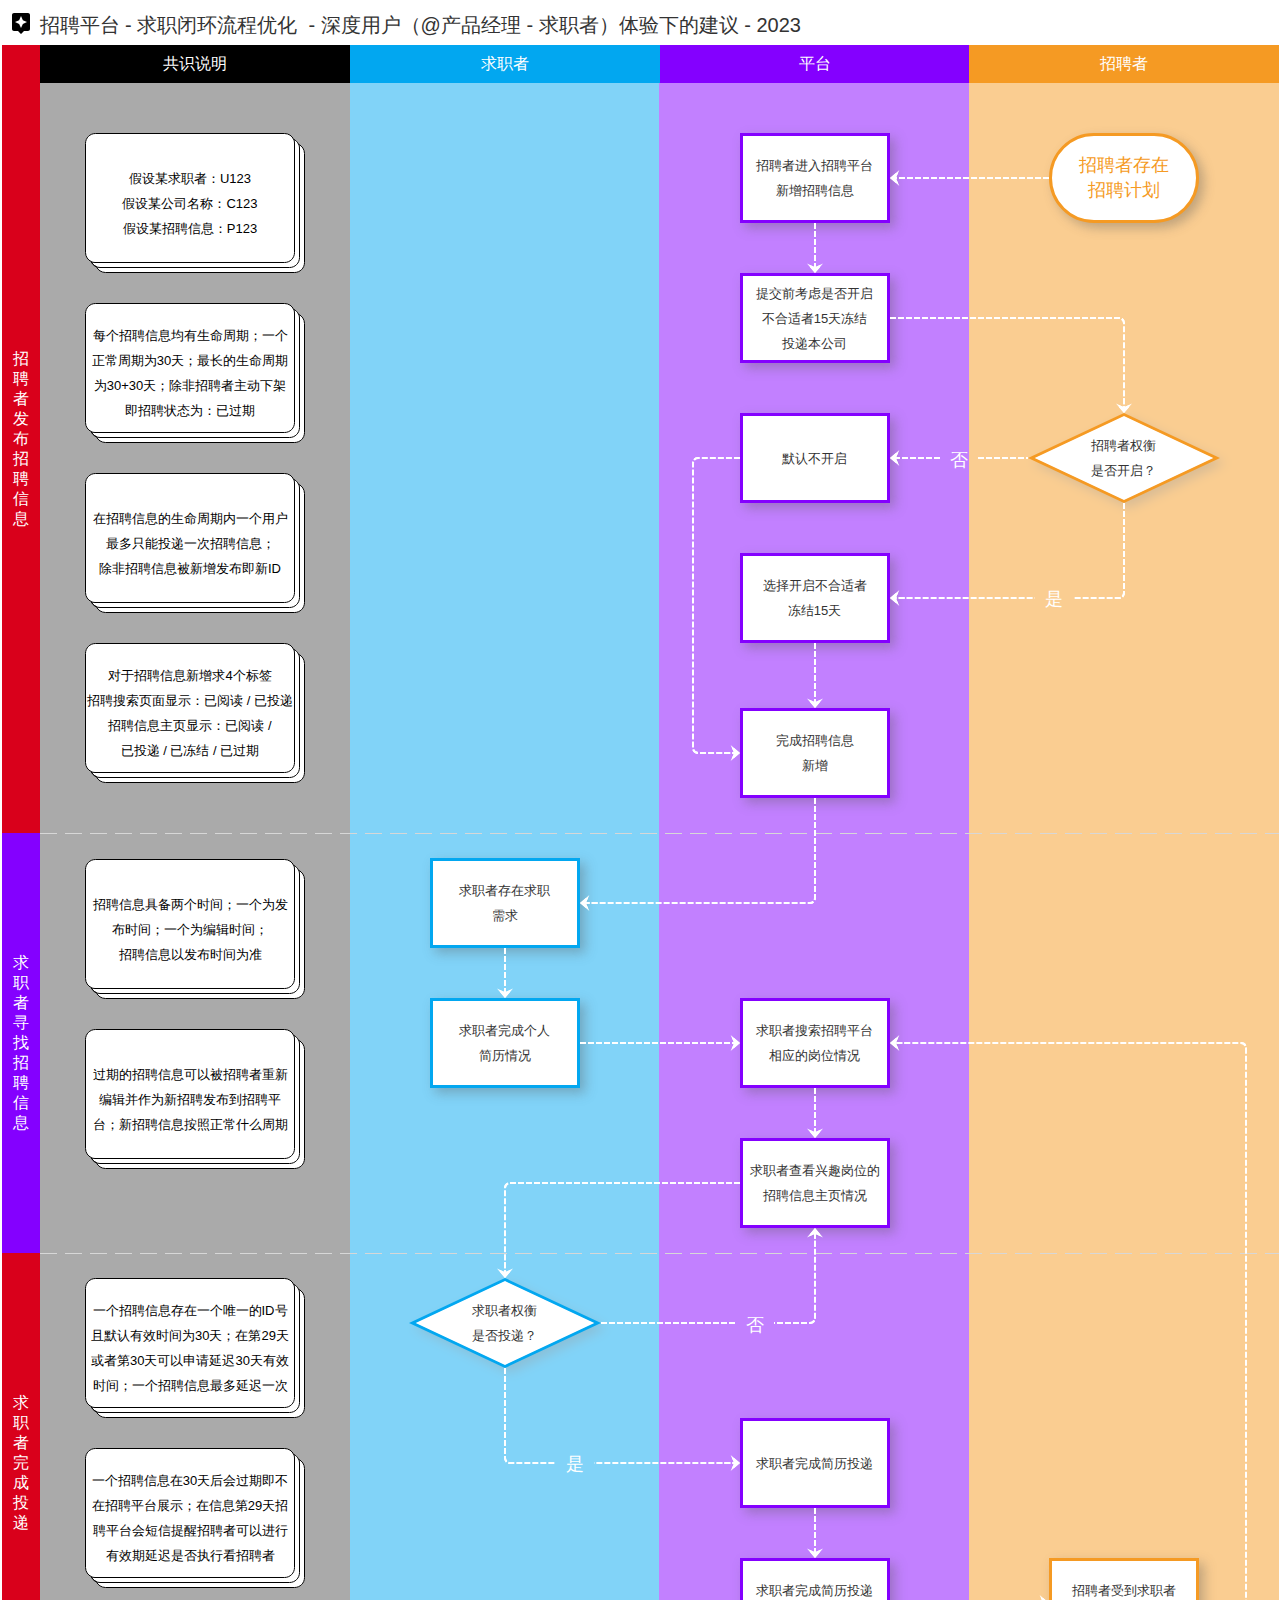
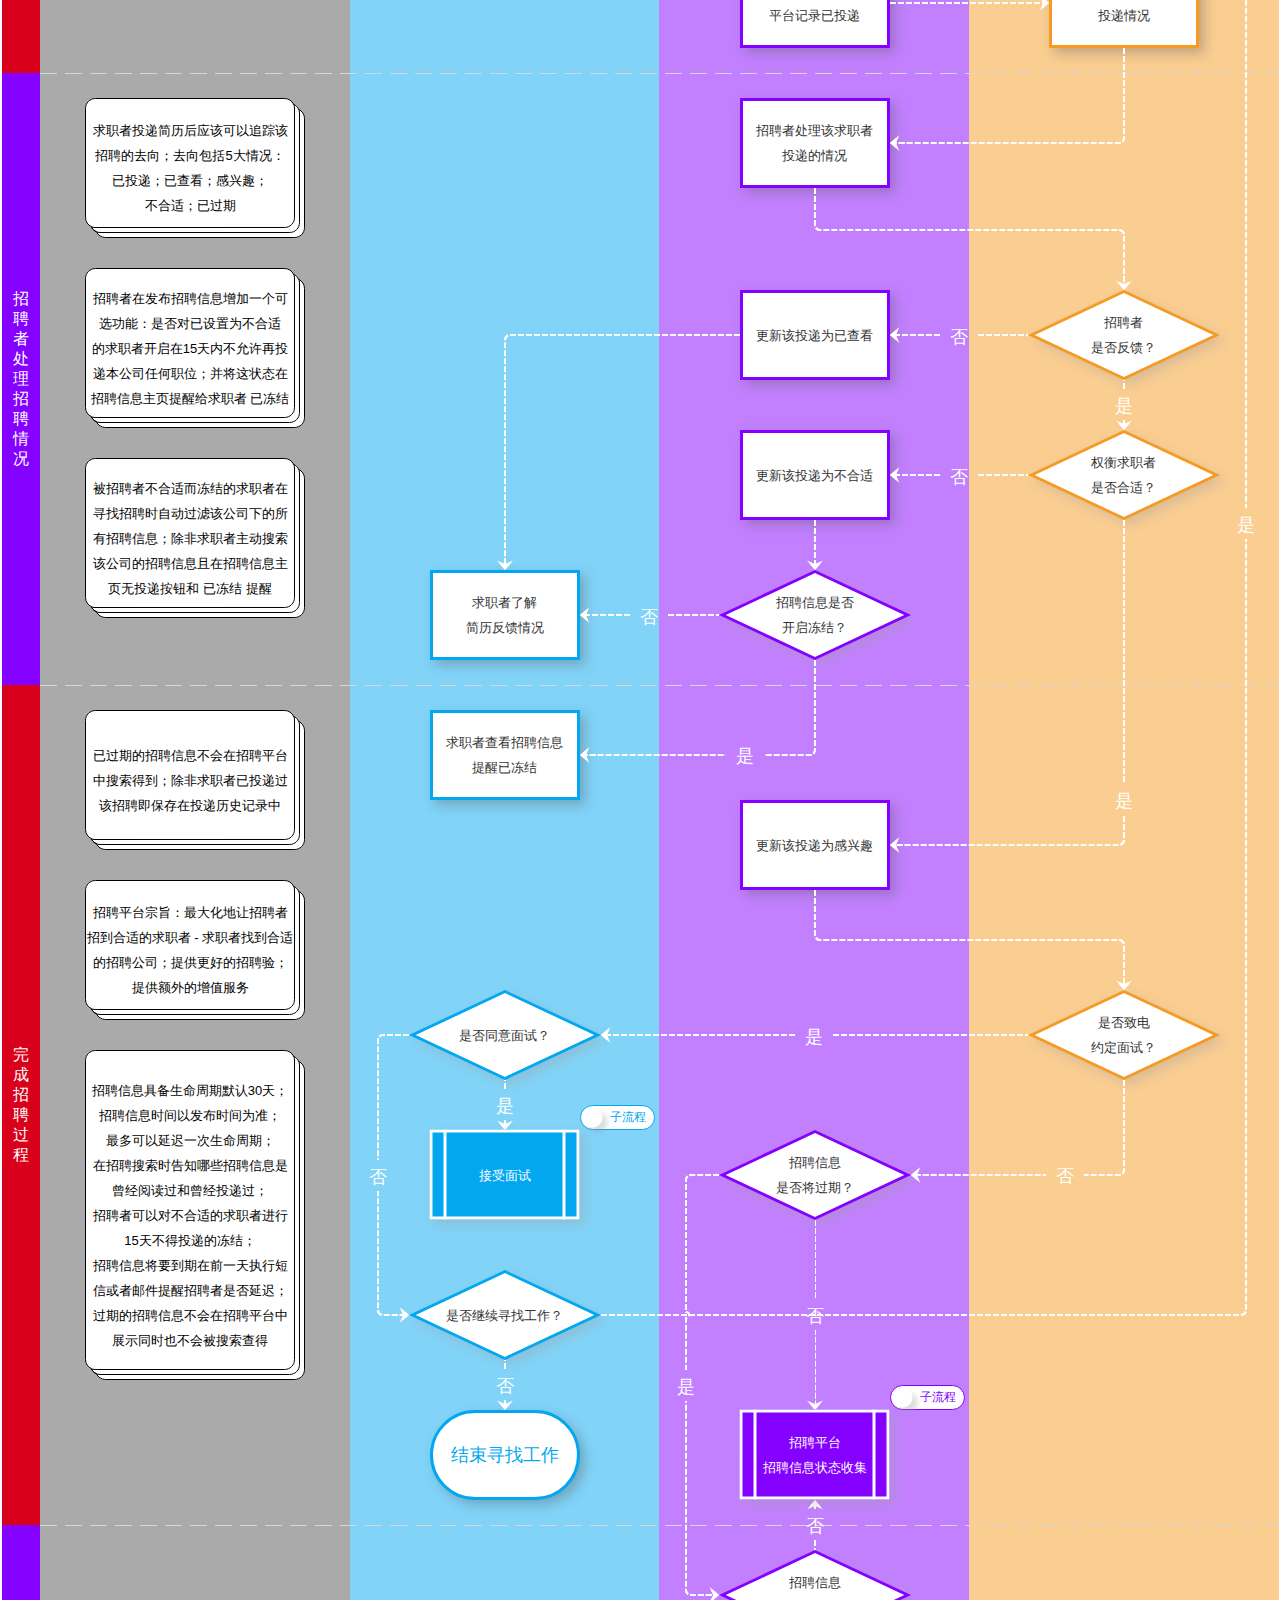
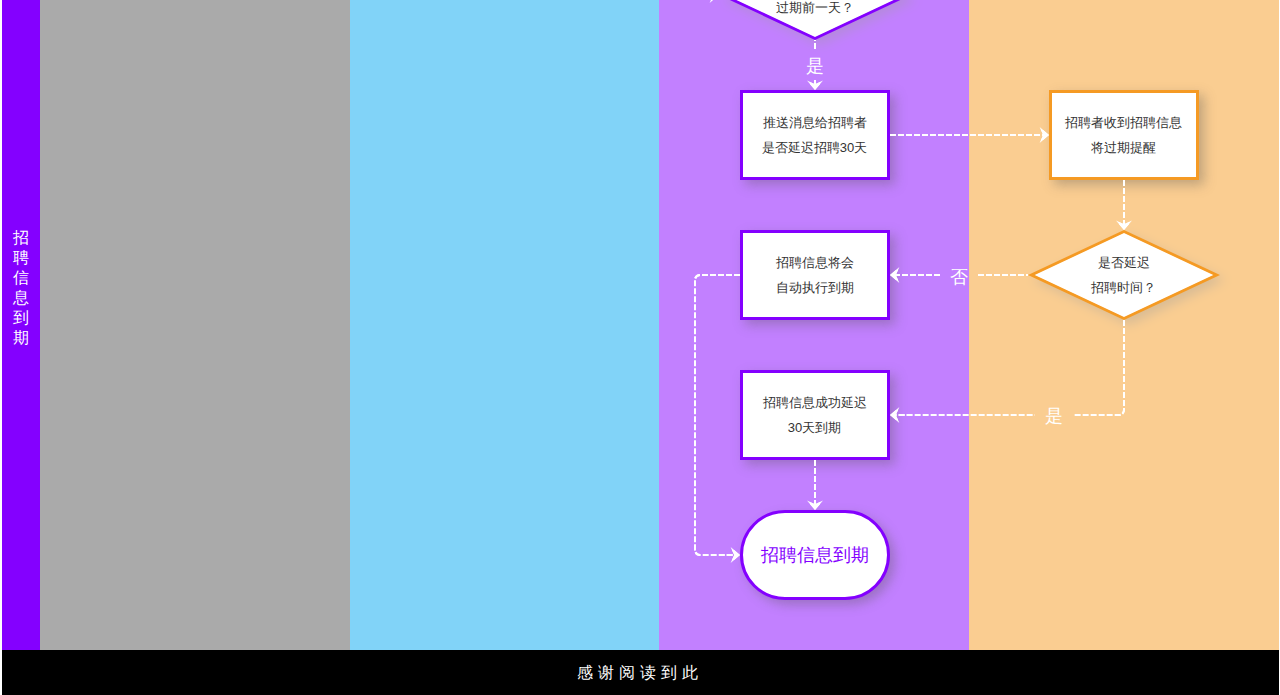
<file: resources/reload.html>
﻿<html>
	<head>
		<title></title>
	</head>
	<body>
	
	<script language="javascript">
	function getUrl() {
      var query = window.location.hash.substring(1);
      var vars = query.split("&&&");
      for (var i=0;i<vars.length;i++) {
        var url = vars[i];
        return decodeURI(url).replace("html%23","html#");
      } 
    }

    var rel = '../';
    var url = getUrl();
    if (url.indexOf(":") > 0 && url.indexOf(":") < 10) rel = '';
	self.location.href = rel + url;
	</script>
	
	</body>
</html>
</file>
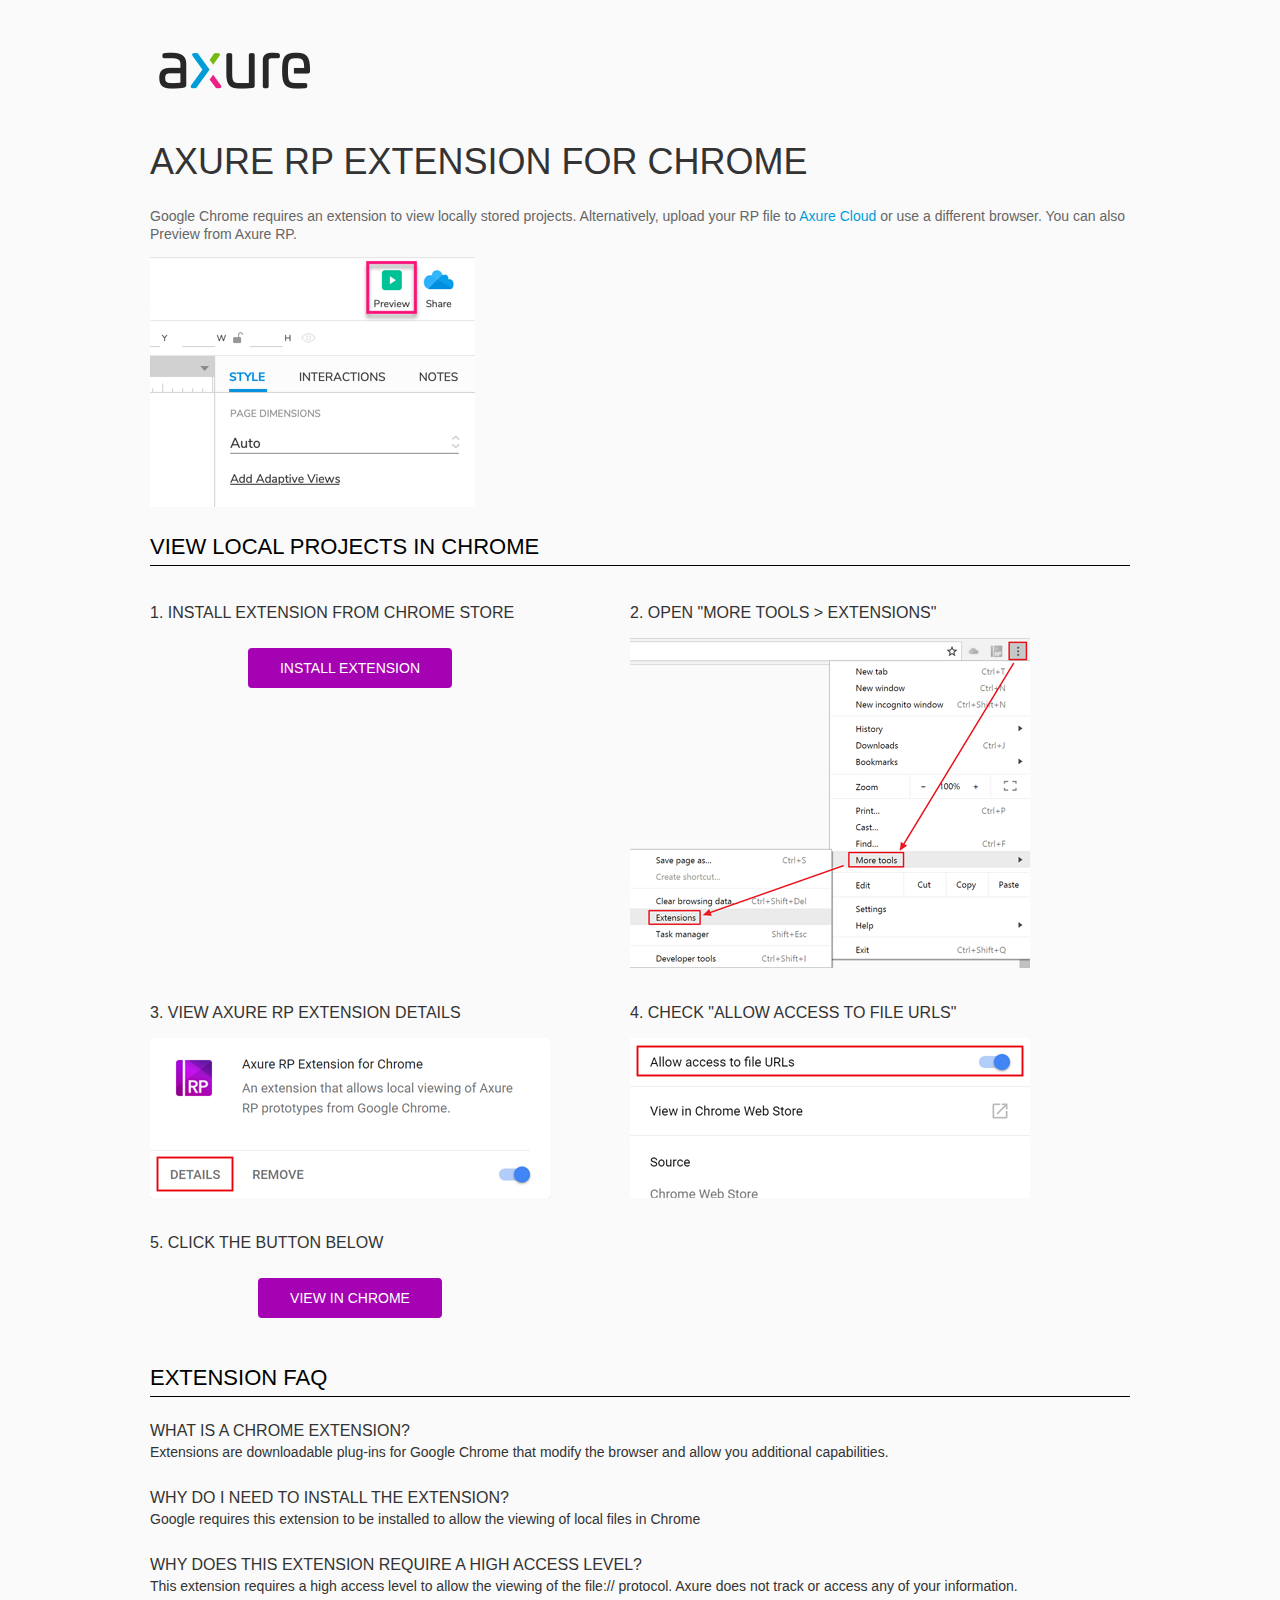
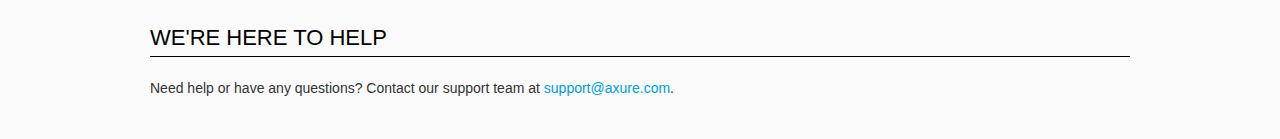
<file: resources/chrome/chrome.html>
<html>
<head>
    <title>Install the Axure RP Chrome Extension</title>
    <style type="text/css">
        *
        {
            font-family: NunitoSans, Helvetica, Arial, sans-serif;
        }
        body
        {
            text-align: center;
            background-color: #fafafa;
        }
        p
        {
            font-size: 14px;
            line-height: 18px;
            color: #333333;
        }
        div.container
        {
            width: 980px;
            margin-left: auto;
            margin-right: auto;
            text-align: left;
        }
        a
        {
            text-decoration: none;
            color: #009dda;
        }
        .button
        {
            background: #A502B3;
            font: normal 16px Arial, sans-serif;
            color: #FFFFFF;
            padding: 10px 30px 10px 30px;
            border: 2px solid #A502B3;
            display: inline-block;
            margin-top: 10px;
            text-transform: uppercase;
            font-size: 14px;
	    border-radius: 4px;
        }
        a:hover.button
        {
            border: 2px solid #A502B3;
	    color: #A502B3;
	    background-color: #FFFFFF;
        }
        div.left
        {
            width: 400px;
            float: left;
            margin-right: 80px;
        }
        div.right
        {
            width: 400px;
            float: left;
        }
        div.buttonContainer
        {
            text-align: center;
        }
        h1
        {
            font-size: 36px;
            color: #333333;
            line-height: 50px;
            margin-bottom: 20px;
            font-weight: normal;
        }
        h2
        {
            font-size: 24px;
            font-weight: normal;
            color: #08639C;
            text-align: center;
        }
        h3
        {
            font-size: 16px;
            color: #333333;
            font-weight: normal;
	    text-transform: uppercase;
        }
        .heading
        {
            border-bottom: 1px solid black;
	    height: 36px;
            line-height: 36px;
            font-size: 22px;
            color: #000000;

        }
        span.faq
        {
            font-size: 16px;
	    line-height: 24px;
            font-weight: normal;
	    text-transform: uppercase;
            color: #333333;
            display: block;
        }
    </style>
</head>
<body>
    <div class="container">
        <br />
        <br />
        <img src="axure_logo.png" alt="axure" />
        <br />
	<br />
        <h1>
            AXURE RP EXTENSION FOR CHROME</h1>
        <p style="font-size: 14px; color: #666666; margin-top: 10px;">
            Google Chrome requires an extension to view locally stored projects. Alternatively,
            upload your RP file to <a href="https://www.axure.cloud">Axure Cloud</a> or use a different
            browser. You can also Preview from Axure RP.</p>
            <img src="preview-rp.png" alt="preview"/>
        <h3 class="heading">
            VIEW LOCAL PROJECTS IN CHROME</h3>
        <div class="left">
            <h3>
                1. Install Extension from Chrome Store</h3>
            <div class="buttonContainer">
                <a class="button" href="https://chrome.google.com/webstore/detail/dogkpdfcklifaemcdfbildhcofnopogp"
                    target="_blank">Install Extension</a>
            </div>
        </div>
        <div class="right">
            <h3>
                2. Open "More Tools > Extensions"</h3>
            <img src="extensions.png" alt="extensions"/>
        </div>
        <div style="clear: both; height: 20px;">
            &nbsp;</div>
       <div class="left">
            <h3>
                3. View Axure RP Extension Details</h3>
            <img src="details.png" alt="extension details"/>
            </div>
	<div class="right">
            <h3>
                4. Check "Allow access to file URLs"</h3>
            <img src="allow-access.png" alt="allow access"/>
        </div>
   <div style="clear: both; height: 20px;">
            &nbsp;</div>
        <div class="left">
            <h3>
                5. Click the button below</h3>
            <div class="buttonContainer">
                <a class="button" href="../../start.html">View in Chrome</a>
            </div>
        </div>
        <div style="clear: both; height: 20px;">
        </div>
        <h3 class="heading">
            EXTENSION FAQ</h3>
        <p>
            <span class="faq">What is a Chrome Extension?</span> Extensions are downloadable
            plug-ins for Google Chrome that modify the browser
            and allow you additional capabilities.
        </p>
        <p style="margin-top: 25px;">
            <span class="faq">Why do I need to install the extension?</span> Google requires
            this extension to be installed to allow the viewing of local files in
            Chrome
        </p>
        <p style="margin-top: 25px; margin-bottom: 25px;">
            <span class="faq">Why does this extension require a high access level?</span> This
            extension requires a high access level to allow the viewing of the file://
            protocol. Axure does not track or access any of your information.
        </p>
        <h3 class="heading">
           WE'RE HERE TO HELP</h3>
        <p>
            Need help or have any questions? Contact our support team at <a href="mailto:support@axure.com">
                support@axure.com</a>.
        </p>
        <div style="clear: both; height: 20px;">
        </div>
    </div>
</body>
</html>
</file>
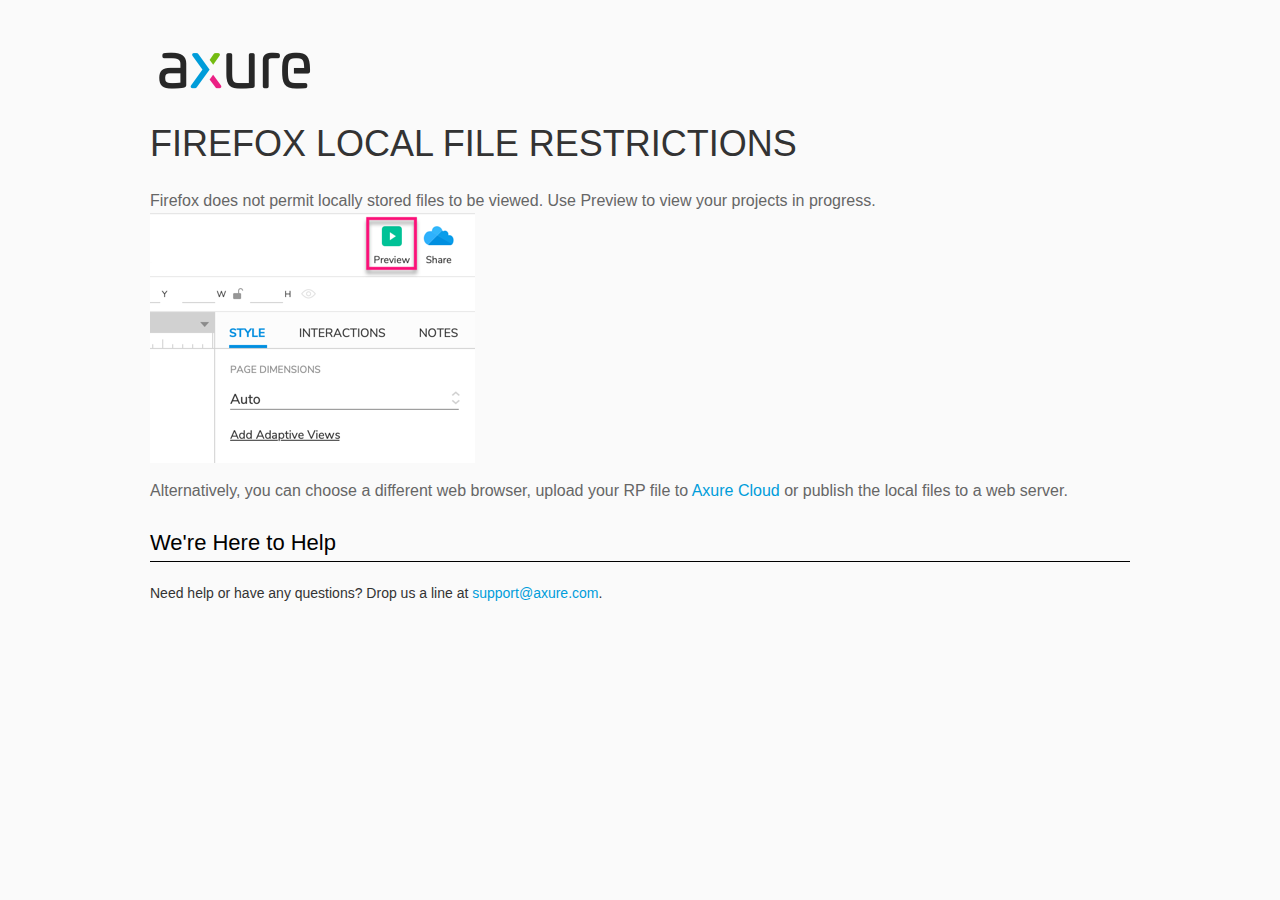
<file: resources/chrome/firefox.html>
<html>
<head>
    <title>Axure RP - Firefox Local File Restrictions</title>
    <style type="text/css">
        *
        {
            font-family: Helvetica, Arial, sans-serif;
        }
        body
        {
            text-align: center;
            background-color: #fafafa;
        }
        p
        {
            font-size: 14px;
            line-height: 18px;
            color: #333333;
        }
        div.container
        {
            width: 980px;
            margin-left: auto;
            margin-right: auto;
            text-align: left;
        }
        a
        {
            text-decoration: none;
            color: #009dda;
        }
        .button
        {
            background: #A502B3;
            font: normal 16px Arial, sans-serif;
            color: #FFFFFF;
            padding: 10px 30px 10px 30px;
            border: 2px solid #A502B3;
            display: inline-block;
            margin-top: 10px;
            text-transform: uppercase;
            font-size: 14px;
	    border-radius: 4px;
        }
        a:hover.button
        {
            border: 2px solid #A502B3;
	    color: #A502B3;
	    background-color: #FFFFFF;
        }
        div.left
        {
            width: 400px;
            float: left;
            margin-right: 80px;
        }
        div.right
        {
            width: 400px;
            float: left;
        }
        div.buttonContainer
        {
            text-align: center;
        }
        h1
        {
            font-size: 36px;
            color: #333333;
            line-height: 50px;
            margin-bottom: 20px;
            font-weight: normal;
        }
        h2
        {
            font-size: 24px;
            font-weight: normal;
            color: #08639C;
            text-align: center;
        }
        h3
        {
            font-size: 16px;
            line-height: 24px;
            color: #333333;
            font-weight: normal;
        }
        .heading
        {
            border-bottom: 1px solid black;
	    height: 36px;
            line-height: 36px;
            font-size: 22px;
            color: #000000;
        }
        span.faq
        {
            font-size: 16px;
            font-weight: normal;
	    text-transform: uppercase;
            color: #333333;
            display: block;
        }
    </style>
</head>
<body>
    <div class="container">
        <br />
        <br />
        <img src="axure_logo.png" alt="axure" />
        <br />
        <h1>
            FIREFOX LOCAL FILE RESTRICTIONS</h1>
        <p style="font-size: 16px; line-height: 24px; color: #666666; margin-top: 10px;">
            Firefox does not permit locally stored files to be viewed. Use Preview to view your projects in progress.
<img src="preview-rp.png" alt="preview"/>
          </p>
            <p style="font-size: 16px; line-height: 24px; color: #666666; margin-top: 10px;">
          Alternatively,  you can choose a different web browser, upload your RP file to <a href="https://app.axure.cloud">Axure Cloud</a> or publish the local files to a web server.</p>
        <h3 class="heading">
            We're Here to Help</h3>
        <p>
            Need help or have any questions? Drop us a line at <a href="mailto:support@axure.com">
                support@axure.com</a>.
        </p>
        <div style="clear: both; height: 20px;">
        </div>
    </div>
</body>
</html>
</file>
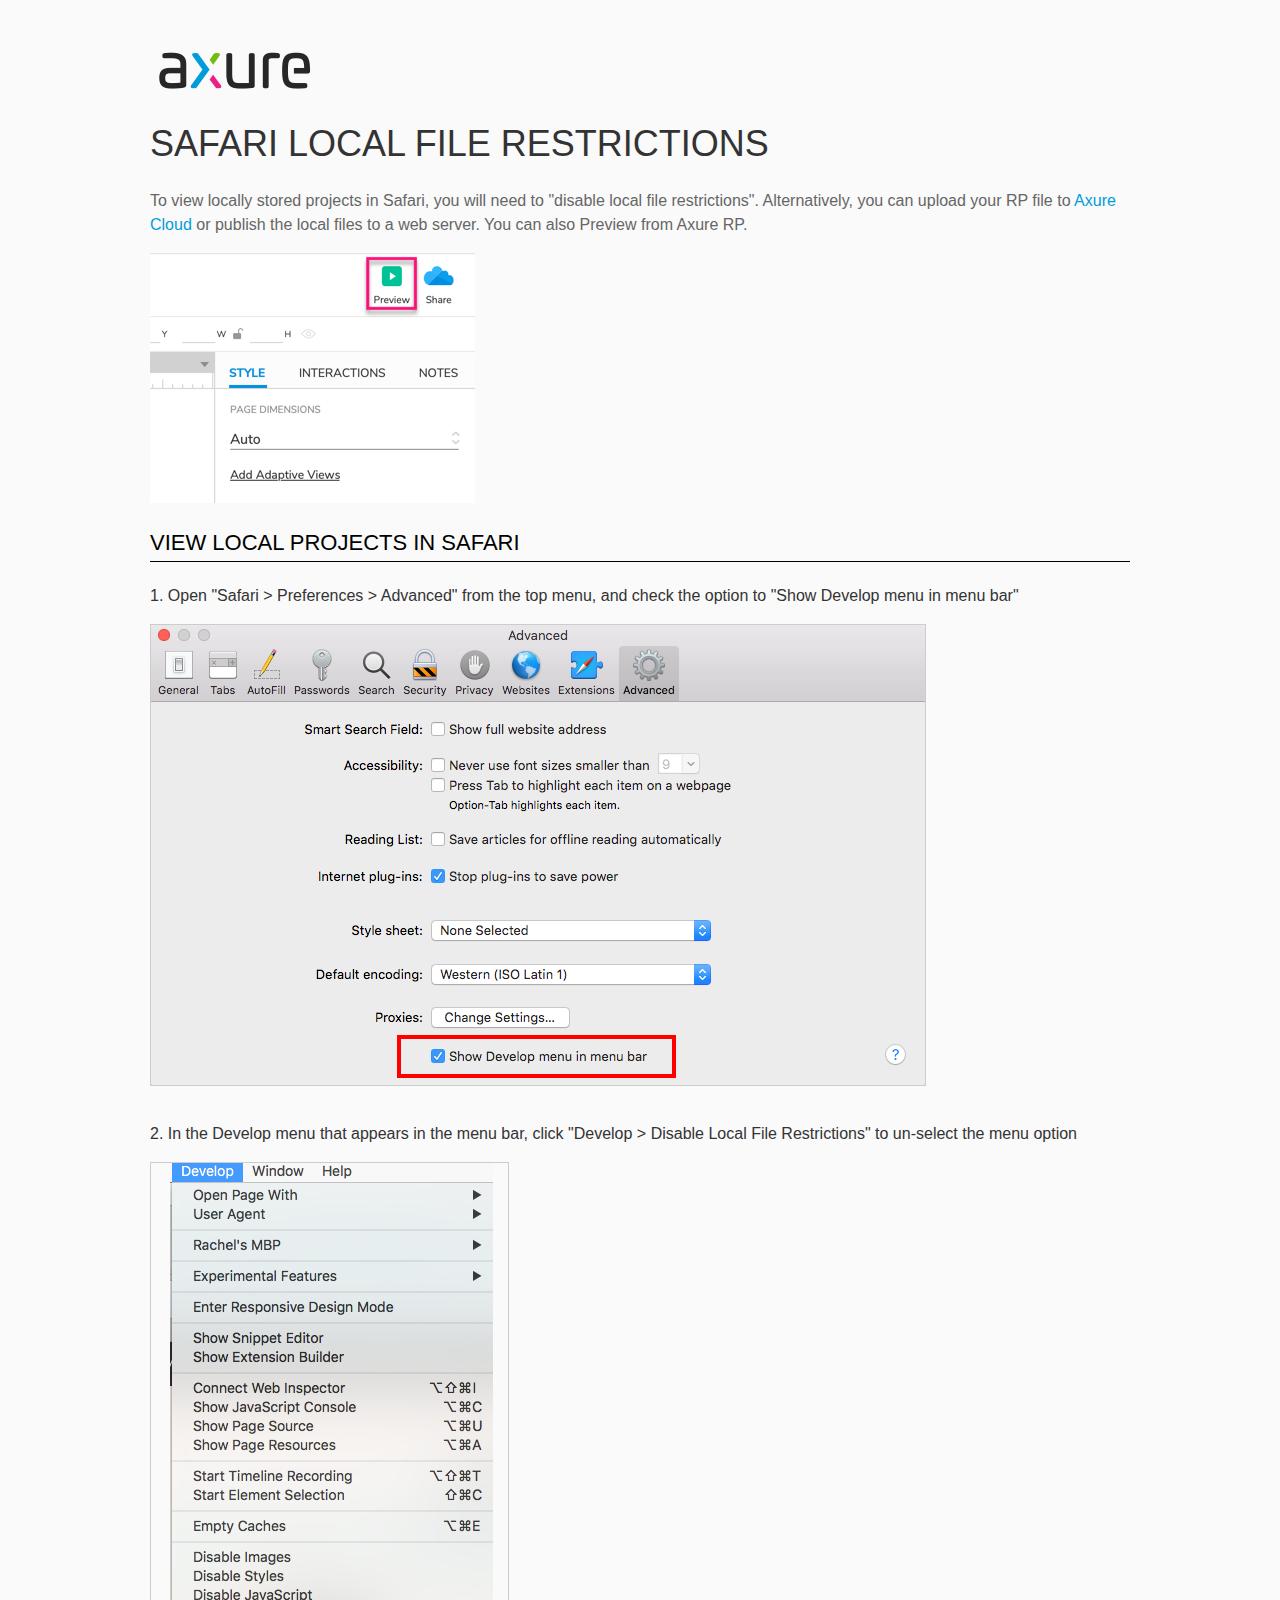
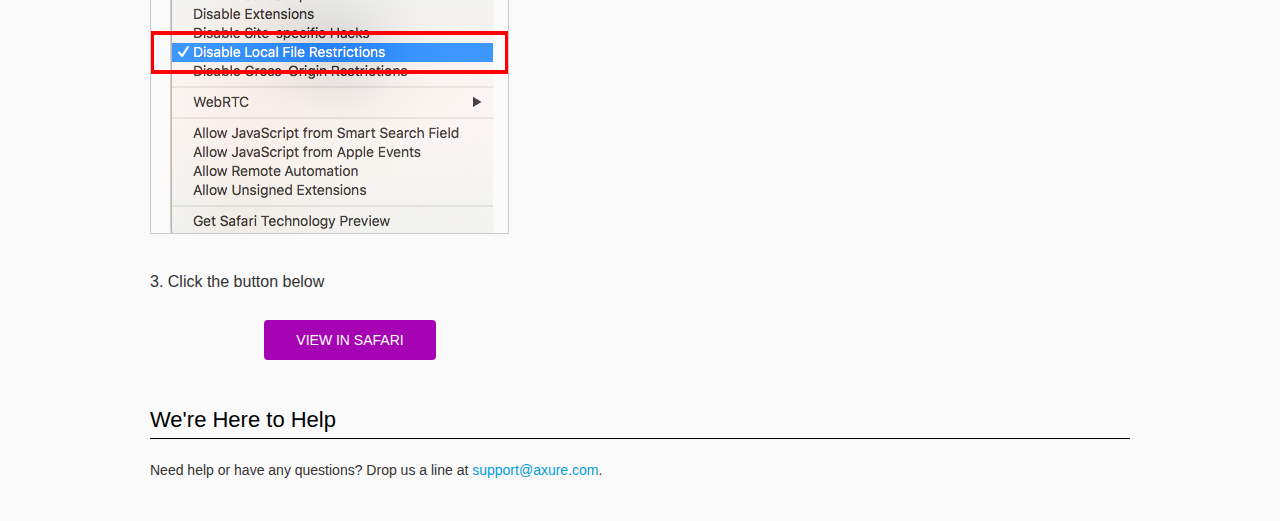
<file: resources/chrome/safari.html>
<html>
<head>
    <title>Axure RP - Safari Local File Restrictions</title>
    <style type="text/css">
        *
        {
            font-family: Helvetica, Arial, sans-serif;
        }
        body
        {
            text-align: center;
            background-color: #fafafa;
        }
        p
        {
            font-size: 14px;
            line-height: 18px;
            color: #333333;
        }
        div.container
        {
            width: 980px;
            margin-left: auto;
            margin-right: auto;
            text-align: left;
        }
        a
        {
            text-decoration: none;
            color: #009dda;
        }
        .button
        {
            background: #A502B3;
            font: normal 16px Arial, sans-serif;
            color: #FFFFFF;
            padding: 10px 30px 10px 30px;
            border: 2px solid #A502B3;
            display: inline-block;
            margin-top: 10px;
            text-transform: uppercase;
            font-size: 14px;
	    border-radius: 4px;
        }
        a:hover.button
        {
            border: 2px solid #A502B3;
	    color: #A502B3;
	    background-color: #FFFFFF;
        }
        div.left
        {
            width: 400px;
            float: left;
            margin-right: 80px;
        }
        div.right
        {
            width: 400px;
            float: left;
        }
        div.buttonContainer
        {
            text-align: center;
        }
        h1
        {
            font-size: 36px;
            color: #333333;
            line-height: 50px;
            margin-bottom: 20px;
            font-weight: normal;
        }
        h2
        {
            font-size: 24px;
            font-weight: normal;
            color: #08639C;
            text-align: center;
        }
        h3
        {
            font-size: 16px;
            line-height: 24px;
            color: #333333;
            font-weight: normal;
        }
        .heading
        {
            border-bottom: 1px solid black;
	    height: 36px;
            line-height: 36px;
            font-size: 22px;
            color: #000000;
        }
        span.faq
        {
            font-size: 16px;
            font-weight: normal;
	    text-transform: uppercase;
            color: #333333;
            display: block;
        }
    </style>
</head>
<body>
    <div class="container">
        <br />
        <br />
        <img src="axure_logo.png" alt="axure" />
        <br />
        <h1>
            SAFARI LOCAL FILE RESTRICTIONS</h1>
        <p style="font-size: 16px; line-height: 24px; color: #666666; margin-top: 10px;">
            To view locally stored projects in Safari, you will need to "disable local file restrictions". Alternatively,
            you can upload your RP file to <a href="https://www.axure.cloud">Axure Cloud</a> or publish the local files to a web server. You can also Preview from Axure RP.</p>
            <img src="preview-rp.png" alt="preview"/>
        <h3 class="heading">
            VIEW LOCAL PROJECTS IN SAFARI</h3>
        <div class="">
            <h3>
                1. Open "Safari > Preferences > Advanced" from the top menu, and check the option to "Show Develop menu in menu bar"</h3>
            <img src="safari_advanced.png" alt="advanced" />
        </div>
        <div style="clear: both; height: 20px;">
            &nbsp;
        </div>
        <div class="">
            <h3>
                2. In the Develop menu that appears in the menu bar, click "Develop > Disable Local File Restrictions" to un-select the menu option</h3>
            <img src="safari_restrictions.png" alt="extensions" />
        </div>
        <div style="clear: both; height: 20px;">
            &nbsp;</div>
        <div class="left">
            <h3>
                3. Click the button below
            </h3>
            <div class="buttonContainer">
                <a class="button" href="../../start.html">View in Safari</a>
            </div>
        </div>
        <div style="clear: both; height: 20px;">
        </div>
        <h3 class="heading">
            We're Here to Help</h3>
        <p>
            Need help or have any questions? Drop us a line at <a href="mailto:support@axure.com">
                support@axure.com</a>.
        </p>
        <div style="clear: both; height: 20px;">
        </div>
    </div>
</body>
</html>
</file>
<file: resources/css/axure_rp_page.css>
﻿/* so the window resize fires within a frame in IE7 */
html, body {
    height: 100%;
}

.mobileFrameCursor div * {
    cursor: inherit !important;
}

a {
    color: inherit;
}

p {
    margin: 0px;
    text-rendering: optimizeLegibility;
    font-feature-settings: "kern" 1;
    -webkit-font-feature-settings: "kern";
    -moz-font-feature-settings: "kern";
    -moz-font-feature-settings: "kern=1";
    font-kerning: normal;
}

ul {
    margin:0px;
}

iframe {
    background: #FFFFFF;
}

/* to match IE with C, FF */
input {
    padding: 1px 0px 1px 0px;
    box-sizing: border-box;
    -moz-box-sizing: border-box;
}

input[type=text]::-ms-clear {
    width: 0;
    height: 0;
    display: none;
}

textarea {
    margin: 0px;
    box-sizing: border-box;
    -moz-box-sizing: border-box;
}

.focused:focus, .selectedFocused:focus {
    outline: none;
}

div.intcases {
    font-family: arial; 
    font-size: 12px;
    text-align:left; 
    border:1px solid #AAA; 
    background:#FFF none repeat scroll 0% 0%; 
    z-index:9999; 
    visibility:hidden; 
    position:absolute;
    padding: 0px;
    border-radius: 3px;
    white-space: nowrap;
}

div.intcaselink {
    cursor: pointer;
    padding: 3px 8px 3px 8px;
    margin: 5px;
    background:#EEE none repeat scroll 0% 0%; 
    border:1px solid #AAA;
    border-radius: 3px;
}

div.refpageimage {
    position: absolute;
    left: 0px;
    top: 0px;
    font-size: 0px;
    width: 16px;
    height: 16px;
    cursor: pointer;
    background-image: url(images/newwindow.gif);
    background-repeat: no-repeat;
}

div.annnoteimage {
    position: absolute;
    left: 0px;
    top: 0px;
    font-size: 0px;
    /*width: 16px;
    height: 12px;*/
    cursor: help;
    /*background-image: url(images/note.gif);*/
    /*background-repeat: no-repeat;*/
    width: 13px;
    height: 12px;
    padding-top: 1px;
    text-align: center;
    background-color: #138CDD;
    -moz-box-shadow: 1px 1px 3px #aaa;
    -webkit-box-shadow: 1px 1px 3px #aaa;
    box-shadow: 1px 1px 3px #aaa;
}

div.annnoteline {
    display: inline-block;
    width: 9px;
    height: 1px;
    border-bottom: 1px solid white;
    margin-top: 1px;
}

div.annnotelabel {
    /*position: absolute;
    left: 0px;
    top: 0px;*/
    font-family: Helvetica,Arial;
    white-space: nowrap;
    
    padding-top: 1px;
    background-color: #fff849;
    font-size: 10px;
    font-weight: bold;
    line-height: 14px;
    margin-right: 3px;
    padding: 0px 4px;
    color: #000;

    -moz-box-shadow: 1px 1px 3px #aaa;
    -webkit-box-shadow: 1px 1px 3px #aaa;
    box-shadow: 1px 1px 3px #aaa;
}

div.annnote {
    display: flex;
    position: absolute;
    cursor: help;
    line-height: 14px;
}

.annotation {
    font-size: 12px;
    padding-left: 2px;
    margin-bottom: 5px;
}

.annotationName {
    /*font-size: 13px;
    font-weight: bold;
    margin-bottom: 3px;
    white-space: nowrap;*/

    font-family: 'Trebuchet MS';
    font-size: 14px;
    font-weight: bold;
    margin-bottom: 5px;
    white-space: nowrap;
}

.annotationValue {
    font-family: Arial, Helvetica, Sans-Serif;
    font-size: 12px;
    color: #4a4a4a;
    line-height: 21px;
    margin-bottom: 20px;
}

.noteLink {
    text-decoration: inherit;
    color: inherit;
}

.noteLink:hover {
    background-color: white;
}

/* this is a fix for the issue where dialogs jump around and takes the text-align from the body */
.dialogFix {
    position:absolute;
    text-align:left;
    border: 1px solid #8f949a;
}


@keyframes pulsate {
  from {
    box-shadow: 0 0 10px #15d6ba;
  }
  to {
    box-shadow: 0 0 20px #15d6ba;
  }
}

@-webkit-keyframes pulsate {
  from {
    -webkit-box-shadow: 0 0 10px #15d6ba;
    box-shadow: 0 0 10px #15d6ba;
  }
  to {
    -webkit-box-shadow: 0 0 20px #15d6ba;
    box-shadow: 0 0 20px #15d6ba;
  }
}
 
@-moz-keyframes pulsate {
  from {
    -moz-box-shadow: 0 0 10px #15d6ba;
    box-shadow: 0 0 10px #15d6ba;
  }
  to {
    -moz-box-shadow: 0 0 20px #15d6ba;
    box-shadow: 0 0 20px #15d6ba;
  }
}

.legacyPulsateBorder {
    /*border: 5px solid #15d6ba;
    margin: -5px;*/
    -moz-box-shadow: 0 0 10px 3px #15d6ba;
    box-shadow: 0 0 10px 3px #15d6ba;
}

.pulsateBorder {
  animation-name: pulsate;
  animation-timing-function: ease-in-out;
  animation-duration: 0.9s;
  animation-iteration-count: infinite;
  animation-direction: alternate;
  
  -webkit-animation-name: pulsate;
  -webkit-animation-timing-function: ease-in-out;
  -webkit-animation-duration: 0.9s;
  -webkit-animation-iteration-count: infinite;
  -webkit-animation-direction: alternate;

  -moz-animation-name: pulsate;
  -moz-animation-timing-function: ease-in-out;
  -moz-animation-duration: 0.9s;
  -moz-animation-iteration-count: infinite;
  -moz-animation-direction: alternate;
}

.ax_default_hidden, .ax_default_unplaced{
    display: none;
    visibility: hidden;
}

.widgetNoteSelected {
    -moz-box-shadow: 0 0 10px 3px #138CDD;
    box-shadow: 0 0 10px 3px #138CDD;
    /*-moz-box-shadow: 0 0 20px #3915d6;
    box-shadow: 0 0 20px #3915d6;*/
    /*border: 3px solid #3915d6;*/
    /*margin: -3px;*/
}


.singleImg {
    display: none;
    visibility: hidden;
}

#ios-safari {
    overflow: auto;
    -webkit-overflow-scrolling: touch;
}

#ios-safari-html {
    display: block;
    overflow: auto;
    -webkit-overflow-scrolling: touch;
    position: absolute;
    top: 0;
    left: 0;
    right: 0;
    bottom: 0;
}

#ios-safari-fixed {
    position: absolute;
    pointer-events: none;
    width: initial;
}

#ios-safari-fixed div {
    pointer-events: auto;
}
</file>
<file: data/styles.css>
﻿.ax_default {
  font-family:'Arial Normal', 'Arial', sans-serif;
  font-weight:400;
  font-style:normal;
  font-size:13px;
  letter-spacing:normal;
  color:#333333;
  vertical-align:none;
  text-align:center;
  line-height:normal;
  text-transform:none;
}
._形状 {
}
.box_1 {
}
.box_2 {
}
.ellipse {
}
._图像 {
}
._标题_1 {
  font-family:'Arial Normal', 'Arial', sans-serif;
  font-weight:bold;
  font-style:normal;
  font-size:32px;
  text-align:left;
}
._标题_2 {
  font-family:'Arial Normal', 'Arial', sans-serif;
  font-weight:bold;
  font-style:normal;
  font-size:24px;
  text-align:left;
}
._标题_3 {
  font-family:'Arial Normal', 'Arial', sans-serif;
  font-weight:bold;
  font-style:normal;
  font-size:18px;
  text-align:left;
}
._标题_4 {
  font-family:'Arial Normal', 'Arial', sans-serif;
  font-weight:bold;
  font-style:normal;
  font-size:14px;
  text-align:left;
}
._标题_5 {
  font-family:'Arial Normal', 'Arial', sans-serif;
  font-weight:bold;
  font-style:normal;
  text-align:left;
}
._标题_6 {
  font-family:'Arial Normal', 'Arial', sans-serif;
  font-weight:bold;
  font-style:normal;
  font-size:10px;
  text-align:left;
}
.label {
  font-size:14px;
  text-align:left;
}
._文本 {
  text-align:left;
}
._文本链接 {
  color:#0000FF;
}
._鼠标悬停文本链接 {
}
._鼠标按下文本链接 {
}
.table_cell {
}
._表单提示 {
  color:#999999;
}
._表单禁用 {
}
._流程形状 {
}
._线 {
}
._连接符 {
}
.icon {
}
.sticky_2 {
  text-align:left;
}
.sticky_4 {
  text-align:left;
}
.marker {
  color:#FFFFFF;
}
.shape {
}
.flow_shape {
}
.shape1 {
  font-family:'Arial Normal', 'Arial', sans-serif;
  font-weight:400;
  font-style:normal;
  font-size:13px;
  color:#333333;
  text-align:center;
  line-height:normal;
}
textarea, select, input, button { outline: none; }
</file>
<file: files/招聘平台优化流程/styles.css>
﻿body {
  margin:0px;
  background-image:none;
  position:relative;
  left:0px;
  width:1277px;
  margin-left:auto;
  margin-right:auto;
  text-align:left;
}
.form_sketch {
  border-color:transparent;
  background-color:transparent;
}
#base {
  position:absolute;
  z-index:0;
}
#u0_div {
  border-width:0px;
  position:absolute;
  left:0px;
  top:0px;
  width:310px;
  height:38px;
  background:inherit;
  background-color:rgba(2, 167, 240, 1);
  border:none;
  border-radius:0px;
  -moz-box-shadow:none;
  -webkit-box-shadow:none;
  box-shadow:none;
  font-size:16px;
  color:#FFFFFF;
  line-height:20px;
}
#u0 {
  border-width:0px;
  position:absolute;
  left:348px;
  top:45px;
  width:310px;
  height:38px;
  display:flex;
  font-size:16px;
  color:#FFFFFF;
  line-height:20px;
}
#u0 .text {
  position:absolute;
  align-self:center;
  padding:2px 2px 2px 2px;
  box-sizing:border-box;
  width:100%;
}
#u0_text {
  border-width:0px;
  word-wrap:break-word;
  text-transform:none;
}
#u1_div {
  border-width:0px;
  position:absolute;
  left:0px;
  top:0px;
  width:310px;
  height:38px;
  background:inherit;
  background-color:rgba(132, 0, 255, 1);
  border:none;
  border-radius:0px;
  -moz-box-shadow:none;
  -webkit-box-shadow:none;
  box-shadow:none;
  font-size:16px;
  color:#FFFFFF;
  line-height:20px;
}
#u1 {
  border-width:0px;
  position:absolute;
  left:658px;
  top:45px;
  width:310px;
  height:38px;
  display:flex;
  font-size:16px;
  color:#FFFFFF;
  line-height:20px;
}
#u1 .text {
  position:absolute;
  align-self:center;
  padding:2px 2px 2px 2px;
  box-sizing:border-box;
  width:100%;
}
#u1_text {
  border-width:0px;
  word-wrap:break-word;
  text-transform:none;
}
#u2_div {
  border-width:0px;
  position:absolute;
  left:0px;
  top:0px;
  width:310px;
  height:38px;
  background:inherit;
  background-color:rgba(245, 154, 35, 1);
  border:none;
  border-radius:0px;
  -moz-box-shadow:none;
  -webkit-box-shadow:none;
  box-shadow:none;
  font-size:16px;
  color:#FFFFFF;
  line-height:20px;
}
#u2 {
  border-width:0px;
  position:absolute;
  left:967px;
  top:45px;
  width:310px;
  height:38px;
  display:flex;
  font-size:16px;
  color:#FFFFFF;
  line-height:20px;
}
#u2 .text {
  position:absolute;
  align-self:center;
  padding:2px 2px 2px 2px;
  box-sizing:border-box;
  width:100%;
}
#u2_text {
  border-width:0px;
  word-wrap:break-word;
  text-transform:none;
}
#u3_div {
  border-width:0px;
  position:absolute;
  left:0px;
  top:0px;
  width:310px;
  height:3767px;
  background:inherit;
  background-color:rgba(129, 211, 248, 1);
  border:none;
  border-radius:0px;
  -moz-box-shadow:none;
  -webkit-box-shadow:none;
  box-shadow:none;
  font-size:16px;
  color:#FFFFFF;
  line-height:20px;
}
#u3 {
  border-width:0px;
  position:absolute;
  left:348px;
  top:83px;
  width:310px;
  height:3767px;
  display:flex;
  font-size:16px;
  color:#FFFFFF;
  line-height:20px;
}
#u3 .text {
  position:absolute;
  align-self:center;
  padding:2px 2px 2px 2px;
  box-sizing:border-box;
  width:100%;
}
#u3_text {
  border-width:0px;
  word-wrap:break-word;
  text-transform:none;
  visibility:hidden;
}
#u4_div {
  border-width:0px;
  position:absolute;
  left:0px;
  top:0px;
  width:310px;
  height:3767px;
  background:inherit;
  background-color:rgba(194, 128, 255, 1);
  border:none;
  border-radius:0px;
  -moz-box-shadow:none;
  -webkit-box-shadow:none;
  box-shadow:none;
  font-size:16px;
  color:#FFFFFF;
  line-height:20px;
}
#u4 {
  border-width:0px;
  position:absolute;
  left:657px;
  top:83px;
  width:310px;
  height:3767px;
  display:flex;
  font-size:16px;
  color:#FFFFFF;
  line-height:20px;
}
#u4 .text {
  position:absolute;
  align-self:center;
  padding:2px 2px 2px 2px;
  box-sizing:border-box;
  width:100%;
}
#u4_text {
  border-width:0px;
  word-wrap:break-word;
  text-transform:none;
  visibility:hidden;
}
#u5_div {
  border-width:0px;
  position:absolute;
  left:0px;
  top:0px;
  width:310px;
  height:3767px;
  background:inherit;
  background-color:rgba(250, 205, 145, 1);
  border:none;
  border-radius:0px;
  -moz-box-shadow:none;
  -webkit-box-shadow:none;
  box-shadow:none;
  font-size:16px;
  color:#FFFFFF;
  line-height:20px;
}
#u5 {
  border-width:0px;
  position:absolute;
  left:967px;
  top:83px;
  width:310px;
  height:3767px;
  display:flex;
  font-size:16px;
  color:#FFFFFF;
  line-height:20px;
}
#u5 .text {
  position:absolute;
  align-self:center;
  padding:2px 2px 2px 2px;
  box-sizing:border-box;
  width:100%;
}
#u5_text {
  border-width:0px;
  word-wrap:break-word;
  text-transform:none;
  visibility:hidden;
}
#u6_div {
  border-width:0px;
  position:absolute;
  left:0px;
  top:0px;
  width:38px;
  height:788px;
  background:inherit;
  background-color:rgba(217, 0, 27, 1);
  border:none;
  border-radius:0px;
  -moz-box-shadow:none;
  -webkit-box-shadow:none;
  box-shadow:none;
  font-size:16px;
  color:#FFFFFF;
  line-height:20px;
}
#u6 {
  border-width:0px;
  position:absolute;
  left:0px;
  top:45px;
  width:38px;
  height:788px;
  display:flex;
  font-size:16px;
  color:#FFFFFF;
  line-height:20px;
}
#u6 .text {
  position:absolute;
  align-self:center;
  padding:2px 2px 2px 2px;
  box-sizing:border-box;
  width:100%;
}
#u6_text {
  border-width:0px;
  word-wrap:break-word;
  text-transform:none;
}
#u7_div {
  border-width:0px;
  position:absolute;
  left:0px;
  top:0px;
  width:38px;
  height:420px;
  background:inherit;
  background-color:rgba(132, 0, 255, 1);
  border:none;
  border-radius:0px;
  -moz-box-shadow:none;
  -webkit-box-shadow:none;
  box-shadow:none;
  font-size:16px;
  color:#FFFFFF;
  line-height:20px;
}
#u7 {
  border-width:0px;
  position:absolute;
  left:0px;
  top:833px;
  width:38px;
  height:420px;
  display:flex;
  font-size:16px;
  color:#FFFFFF;
  line-height:20px;
}
#u7 .text {
  position:absolute;
  align-self:center;
  padding:2px 2px 2px 2px;
  box-sizing:border-box;
  width:100%;
}
#u7_text {
  border-width:0px;
  word-wrap:break-word;
  text-transform:none;
}
#u8_div {
  border-width:0px;
  position:absolute;
  left:0px;
  top:0px;
  width:38px;
  height:420px;
  background:inherit;
  background-color:rgba(217, 0, 27, 1);
  border:none;
  border-radius:0px;
  -moz-box-shadow:none;
  -webkit-box-shadow:none;
  box-shadow:none;
  font-size:16px;
  color:#FFFFFF;
  line-height:20px;
}
#u8 {
  border-width:0px;
  position:absolute;
  left:0px;
  top:1253px;
  width:38px;
  height:420px;
  display:flex;
  font-size:16px;
  color:#FFFFFF;
  line-height:20px;
}
#u8 .text {
  position:absolute;
  align-self:center;
  padding:2px 2px 2px 2px;
  box-sizing:border-box;
  width:100%;
}
#u8_text {
  border-width:0px;
  word-wrap:break-word;
  text-transform:none;
}
#u9_div {
  border-width:0px;
  position:absolute;
  left:0px;
  top:0px;
  width:38px;
  height:612px;
  background:inherit;
  background-color:rgba(132, 0, 255, 1);
  border:none;
  border-radius:0px;
  -moz-box-shadow:none;
  -webkit-box-shadow:none;
  box-shadow:none;
  font-size:16px;
  color:#FFFFFF;
  line-height:20px;
}
#u9 {
  border-width:0px;
  position:absolute;
  left:0px;
  top:1673px;
  width:38px;
  height:612px;
  display:flex;
  font-size:16px;
  color:#FFFFFF;
  line-height:20px;
}
#u9 .text {
  position:absolute;
  align-self:center;
  padding:2px 2px 2px 2px;
  box-sizing:border-box;
  width:100%;
}
#u9_text {
  border-width:0px;
  word-wrap:break-word;
  text-transform:none;
}
#u10_div {
  border-width:0px;
  position:absolute;
  left:0px;
  top:0px;
  width:310px;
  height:38px;
  background:inherit;
  background-color:rgba(0, 0, 0, 1);
  border:none;
  border-radius:0px;
  -moz-box-shadow:none;
  -webkit-box-shadow:none;
  box-shadow:none;
  font-size:16px;
  color:#FFFFFF;
  line-height:20px;
}
#u10 {
  border-width:0px;
  position:absolute;
  left:38px;
  top:45px;
  width:310px;
  height:38px;
  display:flex;
  font-size:16px;
  color:#FFFFFF;
  line-height:20px;
}
#u10 .text {
  position:absolute;
  align-self:center;
  padding:2px 2px 2px 2px;
  box-sizing:border-box;
  width:100%;
}
#u10_text {
  border-width:0px;
  word-wrap:break-word;
  text-transform:none;
}
#u11_div {
  border-width:0px;
  position:absolute;
  left:0px;
  top:0px;
  width:310px;
  height:3767px;
  background:inherit;
  background-color:rgba(170, 170, 170, 1);
  border:none;
  border-radius:0px;
  -moz-box-shadow:none;
  -webkit-box-shadow:none;
  box-shadow:none;
  font-size:16px;
  color:#FFFFFF;
  line-height:20px;
}
#u11 {
  border-width:0px;
  position:absolute;
  left:38px;
  top:83px;
  width:310px;
  height:3767px;
  display:flex;
  font-size:16px;
  color:#FFFFFF;
  line-height:20px;
}
#u11 .text {
  position:absolute;
  align-self:center;
  padding:2px 2px 2px 2px;
  box-sizing:border-box;
  width:100%;
}
#u11_text {
  border-width:0px;
  word-wrap:break-word;
  text-transform:none;
  visibility:hidden;
}
#u12_img {
  border-width:0px;
  position:absolute;
  left:0px;
  top:0px;
  width:220px;
  height:140px;
}
#u12 {
  border-width:0px;
  position:absolute;
  left:83px;
  top:133px;
  width:220px;
  height:140px;
  display:flex;
  color:#000000;
  line-height:25px;
}
#u12 .text {
  position:absolute;
  align-self:center;
  padding:2px 11px 2px 2px;
  box-sizing:border-box;
  width:100%;
}
#u12_text {
  border-width:0px;
  word-wrap:break-word;
  text-transform:none;
}
#u13_img {
  border-width:0px;
  position:absolute;
  left:0px;
  top:0px;
  width:220px;
  height:140px;
}
#u13 {
  border-width:0px;
  position:absolute;
  left:83px;
  top:643px;
  width:220px;
  height:140px;
  display:flex;
  color:#000000;
  line-height:25px;
}
#u13 .text {
  position:absolute;
  align-self:center;
  padding:2px 11px 2px 2px;
  box-sizing:border-box;
  width:100%;
}
#u13_text {
  border-width:0px;
  word-wrap:break-word;
  text-transform:none;
}
#u14_img {
  border-width:0px;
  position:absolute;
  left:0px;
  top:0px;
  width:220px;
  height:140px;
}
#u14 {
  border-width:0px;
  position:absolute;
  left:83px;
  top:859px;
  width:220px;
  height:140px;
  display:flex;
  color:#000000;
  line-height:25px;
}
#u14 .text {
  position:absolute;
  align-self:center;
  padding:2px 11px 2px 2px;
  box-sizing:border-box;
  width:100%;
}
#u14_text {
  border-width:0px;
  word-wrap:break-word;
  text-transform:none;
}
#u15_img {
  border-width:0px;
  position:absolute;
  left:0px;
  top:0px;
  width:220px;
  height:140px;
}
#u15 {
  border-width:0px;
  position:absolute;
  left:83px;
  top:1278px;
  width:220px;
  height:140px;
  display:flex;
  color:#000000;
  line-height:25px;
}
#u15 .text {
  position:absolute;
  align-self:center;
  padding:2px 11px 2px 2px;
  box-sizing:border-box;
  width:100%;
}
#u15_text {
  border-width:0px;
  word-wrap:break-word;
  text-transform:none;
}
#u16_img {
  border-width:0px;
  position:absolute;
  left:0px;
  top:0px;
  width:220px;
  height:140px;
}
#u16 {
  border-width:0px;
  position:absolute;
  left:83px;
  top:1448px;
  width:220px;
  height:140px;
  display:flex;
  color:#000000;
  line-height:25px;
}
#u16 .text {
  position:absolute;
  align-self:center;
  padding:2px 11px 2px 2px;
  box-sizing:border-box;
  width:100%;
}
#u16_text {
  border-width:0px;
  word-wrap:break-word;
  text-transform:none;
}
#u17_img {
  border-width:0px;
  position:absolute;
  left:0px;
  top:0px;
  width:220px;
  height:140px;
}
#u17 {
  border-width:0px;
  position:absolute;
  left:83px;
  top:1029px;
  width:220px;
  height:140px;
  display:flex;
  color:#000000;
  line-height:25px;
}
#u17 .text {
  position:absolute;
  align-self:center;
  padding:2px 11px 2px 2px;
  box-sizing:border-box;
  width:100%;
}
#u17_text {
  border-width:0px;
  word-wrap:break-word;
  text-transform:none;
}
#u18_img {
  border-width:0px;
  position:absolute;
  left:0px;
  top:0px;
  width:220px;
  height:140px;
}
#u18 {
  border-width:0px;
  position:absolute;
  left:83px;
  top:303px;
  width:220px;
  height:140px;
  display:flex;
  color:#000000;
  line-height:25px;
}
#u18 .text {
  position:absolute;
  align-self:center;
  padding:2px 11px 2px 2px;
  box-sizing:border-box;
  width:100%;
}
#u18_text {
  border-width:0px;
  word-wrap:break-word;
  text-transform:none;
}
#u19_img {
  border-width:0px;
  position:absolute;
  left:0px;
  top:0px;
  width:220px;
  height:140px;
}
#u19 {
  border-width:0px;
  position:absolute;
  left:83px;
  top:1698px;
  width:220px;
  height:140px;
  display:flex;
  color:#000000;
  line-height:25px;
}
#u19 .text {
  position:absolute;
  align-self:center;
  padding:2px 11px 2px 2px;
  box-sizing:border-box;
  width:100%;
}
#u19_text {
  border-width:0px;
  word-wrap:break-word;
  text-transform:none;
}
#u20_img {
  border-width:0px;
  position:absolute;
  left:0px;
  top:0px;
  width:220px;
  height:160px;
}
#u20 {
  border-width:0px;
  position:absolute;
  left:83px;
  top:1868px;
  width:220px;
  height:160px;
  display:flex;
  color:#000000;
  line-height:25px;
}
#u20 .text {
  position:absolute;
  align-self:center;
  padding:2px 11px 2px 2px;
  box-sizing:border-box;
  width:100%;
}
#u20_text {
  border-width:0px;
  word-wrap:break-word;
  text-transform:none;
}
#u21_img {
  border-width:0px;
  position:absolute;
  left:0px;
  top:0px;
  width:220px;
  height:160px;
}
#u21 {
  border-width:0px;
  position:absolute;
  left:83px;
  top:2058px;
  width:220px;
  height:160px;
  display:flex;
  color:#000000;
  line-height:25px;
}
#u21 .text {
  position:absolute;
  align-self:center;
  padding:2px 11px 2px 2px;
  box-sizing:border-box;
  width:100%;
}
#u21_text {
  border-width:0px;
  word-wrap:break-word;
  text-transform:none;
}
#u22_div {
  border-width:0px;
  position:absolute;
  left:0px;
  top:0px;
  width:753px;
  height:26px;
  background:inherit;
  background-color:rgba(255, 255, 255, 0);
  border:none;
  border-radius:0px;
  -moz-box-shadow:none;
  -webkit-box-shadow:none;
  box-shadow:none;
  font-family:'Algerian normal', 'Algerian', sans-serif;
  font-weight:400;
  font-style:normal;
  font-size:20px;
}
#u22 {
  border-width:0px;
  position:absolute;
  left:38px;
  top:12px;
  width:753px;
  height:26px;
  display:flex;
  font-family:'Algerian normal', 'Algerian', sans-serif;
  font-weight:400;
  font-style:normal;
  font-size:20px;
}
#u22 .text {
  position:absolute;
  align-self:flex-start;
  padding:0px 0px 0px 0px;
  box-sizing:border-box;
  width:100%;
}
#u22_text {
  border-width:0px;
  white-space:nowrap;
  text-transform:none;
}
#u23_img {
  border-width:0px;
  position:absolute;
  left:0px;
  top:0px;
  width:18px;
  height:21px;
}
#u23 {
  border-width:0px;
  position:absolute;
  left:10px;
  top:13px;
  width:18px;
  height:21px;
  display:flex;
}
#u23 .text {
  position:absolute;
  align-self:center;
  padding:2px 2px 2px 2px;
  box-sizing:border-box;
  width:100%;
}
#u23_text {
  border-width:0px;
  word-wrap:break-word;
  text-transform:none;
  visibility:hidden;
}
#u24_img {
  border-width:0px;
  position:absolute;
  left:0px;
  top:0px;
  width:220px;
  height:140px;
}
#u24 {
  border-width:0px;
  position:absolute;
  left:83px;
  top:2480px;
  width:220px;
  height:140px;
  display:flex;
  color:#000000;
  line-height:25px;
}
#u24 .text {
  position:absolute;
  align-self:center;
  padding:2px 11px 2px 2px;
  box-sizing:border-box;
  width:100%;
}
#u24_text {
  border-width:0px;
  word-wrap:break-word;
  text-transform:none;
}
#u25_img {
  border-width:0px;
  position:absolute;
  left:0px;
  top:0px;
  width:220px;
  height:140px;
}
#u25 {
  border-width:0px;
  position:absolute;
  left:83px;
  top:2310px;
  width:220px;
  height:140px;
  display:flex;
  color:#000000;
  line-height:25px;
}
#u25 .text {
  position:absolute;
  align-self:center;
  padding:2px 11px 2px 2px;
  box-sizing:border-box;
  width:100%;
}
#u25_text {
  border-width:0px;
  word-wrap:break-word;
  text-transform:none;
}
#u26_div {
  border-width:0px;
  position:absolute;
  left:0px;
  top:0px;
  width:38px;
  height:840px;
  background:inherit;
  background-color:rgba(217, 0, 27, 1);
  border:none;
  border-radius:0px;
  -moz-box-shadow:none;
  -webkit-box-shadow:none;
  box-shadow:none;
  font-size:16px;
  color:#FFFFFF;
  line-height:20px;
}
#u26 {
  border-width:0px;
  position:absolute;
  left:0px;
  top:2285px;
  width:38px;
  height:840px;
  display:flex;
  font-size:16px;
  color:#FFFFFF;
  line-height:20px;
}
#u26 .text {
  position:absolute;
  align-self:center;
  padding:2px 2px 2px 2px;
  box-sizing:border-box;
  width:100%;
}
#u26_text {
  border-width:0px;
  word-wrap:break-word;
  text-transform:none;
}
#u27_img {
  border-width:0px;
  position:absolute;
  left:0px;
  top:0px;
  width:220px;
  height:140px;
}
#u27 {
  border-width:0px;
  position:absolute;
  left:83px;
  top:473px;
  width:220px;
  height:140px;
  display:flex;
  color:#000000;
  line-height:25px;
}
#u27 .text {
  position:absolute;
  align-self:center;
  padding:2px 11px 2px 2px;
  box-sizing:border-box;
  width:100%;
}
#u27_text {
  border-width:0px;
  word-wrap:break-word;
  text-transform:none;
}
#u28_div {
  border-width:0px;
  position:absolute;
  left:0px;
  top:0px;
  width:150px;
  height:90px;
  background:inherit;
  background-color:rgba(255, 255, 255, 1);
  box-sizing:border-box;
  border-width:3px;
  border-style:solid;
  border-color:rgba(2, 167, 240, 1);
  border-radius:0px;
  -moz-box-shadow:5px 5px 11px rgba(85, 85, 85, 0.349019607843137);
  -webkit-box-shadow:5px 5px 11px rgba(85, 85, 85, 0.349019607843137);
  box-shadow:5px 5px 11px rgba(85, 85, 85, 0.349019607843137);
  line-height:25px;
}
#u28 {
  border-width:0px;
  position:absolute;
  left:428px;
  top:858px;
  width:150px;
  height:90px;
  display:flex;
  line-height:25px;
}
#u28 .text {
  position:absolute;
  align-self:center;
  padding:2px 2px 2px 2px;
  box-sizing:border-box;
  width:100%;
}
#u28_text {
  border-width:0px;
  word-wrap:break-word;
  text-transform:none;
}
#u29_div {
  border-width:0px;
  position:absolute;
  left:0px;
  top:0px;
  width:150px;
  height:90px;
  background:inherit;
  background-color:rgba(255, 255, 255, 1);
  box-sizing:border-box;
  border-width:3px;
  border-style:solid;
  border-color:rgba(245, 154, 35, 1);
  border-radius:0px;
  -moz-box-shadow:5px 5px 11px rgba(85, 85, 85, 0.349019607843137);
  -webkit-box-shadow:5px 5px 11px rgba(85, 85, 85, 0.349019607843137);
  box-shadow:5px 5px 11px rgba(85, 85, 85, 0.349019607843137);
  line-height:25px;
}
#u29 {
  border-width:0px;
  position:absolute;
  left:1047px;
  top:1558px;
  width:150px;
  height:90px;
  display:flex;
  line-height:25px;
}
#u29 .text {
  position:absolute;
  align-self:center;
  padding:2px 2px 2px 2px;
  box-sizing:border-box;
  width:100%;
}
#u29_text {
  border-width:0px;
  word-wrap:break-word;
  text-transform:none;
}
#u30_div {
  border-width:0px;
  position:absolute;
  left:0px;
  top:0px;
  width:150px;
  height:90px;
  background:inherit;
  background-color:rgba(255, 255, 255, 1);
  box-sizing:border-box;
  border-width:3px;
  border-style:solid;
  border-color:rgba(132, 0, 255, 1);
  border-radius:0px;
  -moz-box-shadow:5px 5px 11px rgba(85, 85, 85, 0.349019607843137);
  -webkit-box-shadow:5px 5px 11px rgba(85, 85, 85, 0.349019607843137);
  box-shadow:5px 5px 11px rgba(85, 85, 85, 0.349019607843137);
  line-height:25px;
}
#u30 {
  border-width:0px;
  position:absolute;
  left:738px;
  top:133px;
  width:150px;
  height:90px;
  display:flex;
  line-height:25px;
}
#u30 .text {
  position:absolute;
  align-self:center;
  padding:2px 2px 2px 2px;
  box-sizing:border-box;
  width:100%;
}
#u30_text {
  border-width:0px;
  word-wrap:break-word;
  text-transform:none;
}
#u31_div {
  border-width:0px;
  position:absolute;
  left:0px;
  top:0px;
  width:150px;
  height:90px;
  background:inherit;
  background-color:rgba(255, 255, 255, 1);
  box-sizing:border-box;
  border-width:3px;
  border-style:solid;
  border-color:rgba(245, 154, 35, 1);
  border-radius:75px;
  -moz-box-shadow:5px 5px 11px rgba(85, 85, 85, 0.349019607843137);
  -webkit-box-shadow:5px 5px 11px rgba(85, 85, 85, 0.349019607843137);
  box-shadow:5px 5px 11px rgba(85, 85, 85, 0.349019607843137);
  font-size:18px;
  color:#F59A23;
  line-height:25px;
}
#u31 {
  border-width:0px;
  position:absolute;
  left:1047px;
  top:133px;
  width:150px;
  height:90px;
  display:flex;
  font-size:18px;
  color:#F59A23;
  line-height:25px;
}
#u31 .text {
  position:absolute;
  align-self:center;
  padding:2px 2px 2px 2px;
  box-sizing:border-box;
  width:100%;
}
#u31_text {
  border-width:0px;
  word-wrap:break-word;
  text-transform:none;
}
#u32_div {
  border-width:0px;
  position:absolute;
  left:0px;
  top:0px;
  width:150px;
  height:90px;
  background:inherit;
  background-color:rgba(255, 255, 255, 1);
  box-sizing:border-box;
  border-width:3px;
  border-style:solid;
  border-color:rgba(132, 0, 255, 1);
  border-radius:0px;
  -moz-box-shadow:5px 5px 11px rgba(85, 85, 85, 0.349019607843137);
  -webkit-box-shadow:5px 5px 11px rgba(85, 85, 85, 0.349019607843137);
  box-shadow:5px 5px 11px rgba(85, 85, 85, 0.349019607843137);
  line-height:25px;
}
#u32 {
  border-width:0px;
  position:absolute;
  left:738px;
  top:273px;
  width:150px;
  height:90px;
  display:flex;
  line-height:25px;
}
#u32 .text {
  position:absolute;
  align-self:center;
  padding:2px 2px 2px 2px;
  box-sizing:border-box;
  width:100%;
}
#u32_text {
  border-width:0px;
  word-wrap:break-word;
  text-transform:none;
}
#u33_div {
  border-width:0px;
  position:absolute;
  left:0px;
  top:0px;
  width:150px;
  height:90px;
  background:inherit;
  background-color:rgba(255, 255, 255, 1);
  box-sizing:border-box;
  border-width:3px;
  border-style:solid;
  border-color:rgba(132, 0, 255, 1);
  border-radius:0px;
  -moz-box-shadow:5px 5px 11px rgba(85, 85, 85, 0.349019607843137);
  -webkit-box-shadow:5px 5px 11px rgba(85, 85, 85, 0.349019607843137);
  box-shadow:5px 5px 11px rgba(85, 85, 85, 0.349019607843137);
  line-height:25px;
}
#u33 {
  border-width:0px;
  position:absolute;
  left:738px;
  top:413px;
  width:150px;
  height:90px;
  display:flex;
  line-height:25px;
}
#u33 .text {
  position:absolute;
  align-self:center;
  padding:2px 2px 2px 2px;
  box-sizing:border-box;
  width:100%;
}
#u33_text {
  border-width:0px;
  word-wrap:break-word;
  text-transform:none;
}
#u34_div {
  border-width:0px;
  position:absolute;
  left:0px;
  top:0px;
  width:150px;
  height:90px;
  background:inherit;
  background-color:rgba(255, 255, 255, 1);
  box-sizing:border-box;
  border-width:3px;
  border-style:solid;
  border-color:rgba(132, 0, 255, 1);
  border-radius:0px;
  -moz-box-shadow:5px 5px 11px rgba(85, 85, 85, 0.349019607843137);
  -webkit-box-shadow:5px 5px 11px rgba(85, 85, 85, 0.349019607843137);
  box-shadow:5px 5px 11px rgba(85, 85, 85, 0.349019607843137);
  line-height:25px;
}
#u34 {
  border-width:0px;
  position:absolute;
  left:738px;
  top:553px;
  width:150px;
  height:90px;
  display:flex;
  line-height:25px;
}
#u34 .text {
  position:absolute;
  align-self:center;
  padding:2px 2px 2px 2px;
  box-sizing:border-box;
  width:100%;
}
#u34_text {
  border-width:0px;
  word-wrap:break-word;
  text-transform:none;
}
#u35_div {
  border-width:0px;
  position:absolute;
  left:0px;
  top:0px;
  width:150px;
  height:90px;
  background:inherit;
  background-color:rgba(255, 255, 255, 1);
  box-sizing:border-box;
  border-width:3px;
  border-style:solid;
  border-color:rgba(132, 0, 255, 1);
  border-radius:0px;
  -moz-box-shadow:5px 5px 11px rgba(85, 85, 85, 0.349019607843137);
  -webkit-box-shadow:5px 5px 11px rgba(85, 85, 85, 0.349019607843137);
  box-shadow:5px 5px 11px rgba(85, 85, 85, 0.349019607843137);
  line-height:25px;
}
#u35 {
  border-width:0px;
  position:absolute;
  left:738px;
  top:708px;
  width:150px;
  height:90px;
  display:flex;
  line-height:25px;
}
#u35 .text {
  position:absolute;
  align-self:center;
  padding:2px 2px 2px 2px;
  box-sizing:border-box;
  width:100%;
}
#u35_text {
  border-width:0px;
  word-wrap:break-word;
  text-transform:none;
}
#u36_img {
  border-width:0px;
  position:absolute;
  left:-6px;
  top:-6px;
  width:214px;
  height:112px;
}
#u36 {
  border-width:0px;
  position:absolute;
  left:1026px;
  top:413px;
  width:192px;
  height:90px;
  display:flex;
  line-height:25px;
}
#u36 .text {
  position:absolute;
  align-self:center;
  padding:2px 2px 2px 2px;
  box-sizing:border-box;
  width:100%;
}
#u36_text {
  border-width:0px;
  word-wrap:break-word;
  text-transform:none;
}
#u37_div {
  border-width:0px;
  position:absolute;
  left:0px;
  top:0px;
  width:150px;
  height:90px;
  background:inherit;
  background-color:rgba(255, 255, 255, 1);
  box-sizing:border-box;
  border-width:3px;
  border-style:solid;
  border-color:rgba(2, 167, 240, 1);
  border-radius:0px;
  -moz-box-shadow:5px 5px 11px rgba(85, 85, 85, 0.349019607843137);
  -webkit-box-shadow:5px 5px 11px rgba(85, 85, 85, 0.349019607843137);
  box-shadow:5px 5px 11px rgba(85, 85, 85, 0.349019607843137);
  line-height:25px;
}
#u37 {
  border-width:0px;
  position:absolute;
  left:428px;
  top:998px;
  width:150px;
  height:90px;
  display:flex;
  line-height:25px;
}
#u37 .text {
  position:absolute;
  align-self:center;
  padding:2px 2px 2px 2px;
  box-sizing:border-box;
  width:100%;
}
#u37_text {
  border-width:0px;
  word-wrap:break-word;
  text-transform:none;
}
#u38_div {
  border-width:0px;
  position:absolute;
  left:0px;
  top:0px;
  width:150px;
  height:90px;
  background:inherit;
  background-color:rgba(255, 255, 255, 1);
  box-sizing:border-box;
  border-width:3px;
  border-style:solid;
  border-color:rgba(132, 0, 255, 1);
  border-radius:0px;
  -moz-box-shadow:5px 5px 11px rgba(85, 85, 85, 0.349019607843137);
  -webkit-box-shadow:5px 5px 11px rgba(85, 85, 85, 0.349019607843137);
  box-shadow:5px 5px 11px rgba(85, 85, 85, 0.349019607843137);
  line-height:25px;
}
#u38 {
  border-width:0px;
  position:absolute;
  left:738px;
  top:998px;
  width:150px;
  height:90px;
  display:flex;
  line-height:25px;
}
#u38 .text {
  position:absolute;
  align-self:center;
  padding:2px 2px 2px 2px;
  box-sizing:border-box;
  width:100%;
}
#u38_text {
  border-width:0px;
  word-wrap:break-word;
  text-transform:none;
}
#u39_div {
  border-width:0px;
  position:absolute;
  left:0px;
  top:0px;
  width:150px;
  height:90px;
  background:inherit;
  background-color:rgba(255, 255, 255, 1);
  box-sizing:border-box;
  border-width:3px;
  border-style:solid;
  border-color:rgba(132, 0, 255, 1);
  border-radius:0px;
  -moz-box-shadow:5px 5px 11px rgba(85, 85, 85, 0.349019607843137);
  -webkit-box-shadow:5px 5px 11px rgba(85, 85, 85, 0.349019607843137);
  box-shadow:5px 5px 11px rgba(85, 85, 85, 0.349019607843137);
  line-height:25px;
}
#u39 {
  border-width:0px;
  position:absolute;
  left:738px;
  top:1138px;
  width:150px;
  height:90px;
  display:flex;
  line-height:25px;
}
#u39 .text {
  position:absolute;
  align-self:center;
  padding:2px 2px 2px 2px;
  box-sizing:border-box;
  width:100%;
}
#u39_text {
  border-width:0px;
  word-wrap:break-word;
  text-transform:none;
}
#u40_img {
  border-width:0px;
  position:absolute;
  left:-6px;
  top:-6px;
  width:214px;
  height:112px;
}
#u40 {
  border-width:0px;
  position:absolute;
  left:407px;
  top:1278px;
  width:192px;
  height:90px;
  display:flex;
  line-height:25px;
}
#u40 .text {
  position:absolute;
  align-self:center;
  padding:2px 2px 2px 2px;
  box-sizing:border-box;
  width:100%;
}
#u40_text {
  border-width:0px;
  word-wrap:break-word;
  text-transform:none;
}
#u41_div {
  border-width:0px;
  position:absolute;
  left:0px;
  top:0px;
  width:150px;
  height:90px;
  background:inherit;
  background-color:rgba(255, 255, 255, 1);
  box-sizing:border-box;
  border-width:3px;
  border-style:solid;
  border-color:rgba(132, 0, 255, 1);
  border-radius:0px;
  -moz-box-shadow:5px 5px 11px rgba(85, 85, 85, 0.349019607843137);
  -webkit-box-shadow:5px 5px 11px rgba(85, 85, 85, 0.349019607843137);
  box-shadow:5px 5px 11px rgba(85, 85, 85, 0.349019607843137);
  line-height:25px;
}
#u41 {
  border-width:0px;
  position:absolute;
  left:738px;
  top:1558px;
  width:150px;
  height:90px;
  display:flex;
  line-height:25px;
}
#u41 .text {
  position:absolute;
  align-self:center;
  padding:2px 2px 2px 2px;
  box-sizing:border-box;
  width:100%;
}
#u41_text {
  border-width:0px;
  word-wrap:break-word;
  text-transform:none;
}
#u42_div {
  border-width:0px;
  position:absolute;
  left:0px;
  top:0px;
  width:150px;
  height:90px;
  background:inherit;
  background-color:rgba(255, 255, 255, 1);
  box-sizing:border-box;
  border-width:3px;
  border-style:solid;
  border-color:rgba(132, 0, 255, 1);
  border-radius:0px;
  -moz-box-shadow:5px 5px 11px rgba(85, 85, 85, 0.349019607843137);
  -webkit-box-shadow:5px 5px 11px rgba(85, 85, 85, 0.349019607843137);
  box-shadow:5px 5px 11px rgba(85, 85, 85, 0.349019607843137);
  line-height:25px;
}
#u42 {
  border-width:0px;
  position:absolute;
  left:738px;
  top:1418px;
  width:150px;
  height:90px;
  display:flex;
  line-height:25px;
}
#u42 .text {
  position:absolute;
  align-self:center;
  padding:2px 2px 2px 2px;
  box-sizing:border-box;
  width:100%;
}
#u42_text {
  border-width:0px;
  word-wrap:break-word;
  text-transform:none;
}
#u43_img {
  border-width:0px;
  position:absolute;
  left:0px;
  top:0px;
  width:1240px;
  height:2px;
}
#u43 {
  border-width:0px;
  position:absolute;
  left:38px;
  top:833px;
  width:1239px;
  height:1px;
  display:flex;
}
#u43 .text {
  position:absolute;
  align-self:center;
  padding:2px 2px 2px 2px;
  box-sizing:border-box;
  width:100%;
}
#u43_text {
  border-width:0px;
  word-wrap:break-word;
  text-transform:none;
  visibility:hidden;
}
#u44_img {
  border-width:0px;
  position:absolute;
  left:0px;
  top:0px;
  width:1240px;
  height:2px;
}
#u44 {
  border-width:0px;
  position:absolute;
  left:38px;
  top:1253px;
  width:1239px;
  height:1px;
  display:flex;
}
#u44 .text {
  position:absolute;
  align-self:center;
  padding:2px 2px 2px 2px;
  box-sizing:border-box;
  width:100%;
}
#u44_text {
  border-width:0px;
  word-wrap:break-word;
  text-transform:none;
  visibility:hidden;
}
#u45_div {
  border-width:0px;
  position:absolute;
  left:0px;
  top:0px;
  width:150px;
  height:90px;
  background:inherit;
  background-color:rgba(255, 255, 255, 1);
  box-sizing:border-box;
  border-width:3px;
  border-style:solid;
  border-color:rgba(245, 154, 35, 1);
  border-radius:0px;
  -moz-box-shadow:5px 5px 11px rgba(85, 85, 85, 0.349019607843137);
  -webkit-box-shadow:5px 5px 11px rgba(85, 85, 85, 0.349019607843137);
  box-shadow:5px 5px 11px rgba(85, 85, 85, 0.349019607843137);
  line-height:25px;
}
#u45 {
  border-width:0px;
  position:absolute;
  left:1047px;
  top:3290px;
  width:150px;
  height:90px;
  display:flex;
  line-height:25px;
}
#u45 .text {
  position:absolute;
  align-self:center;
  padding:2px 2px 2px 2px;
  box-sizing:border-box;
  width:100%;
}
#u45_text {
  border-width:0px;
  word-wrap:break-word;
  text-transform:none;
}
#u46_div {
  border-width:0px;
  position:absolute;
  left:0px;
  top:0px;
  width:150px;
  height:90px;
  background:inherit;
  background-color:rgba(255, 255, 255, 1);
  box-sizing:border-box;
  border-width:3px;
  border-style:solid;
  border-color:rgba(132, 0, 255, 1);
  border-radius:0px;
  -moz-box-shadow:5px 5px 11px rgba(85, 85, 85, 0.349019607843137);
  -webkit-box-shadow:5px 5px 11px rgba(85, 85, 85, 0.349019607843137);
  box-shadow:5px 5px 11px rgba(85, 85, 85, 0.349019607843137);
  line-height:25px;
}
#u46 {
  border-width:0px;
  position:absolute;
  left:738px;
  top:1698px;
  width:150px;
  height:90px;
  display:flex;
  line-height:25px;
}
#u46 .text {
  position:absolute;
  align-self:center;
  padding:2px 2px 2px 2px;
  box-sizing:border-box;
  width:100%;
}
#u46_text {
  border-width:0px;
  word-wrap:break-word;
  text-transform:none;
}
#u47_img {
  border-width:0px;
  position:absolute;
  left:-6px;
  top:-6px;
  width:214px;
  height:112px;
}
#u47 {
  border-width:0px;
  position:absolute;
  left:1026px;
  top:1890px;
  width:192px;
  height:90px;
  display:flex;
  line-height:25px;
}
#u47 .text {
  position:absolute;
  align-self:center;
  padding:2px 2px 2px 2px;
  box-sizing:border-box;
  width:100%;
}
#u47_text {
  border-width:0px;
  word-wrap:break-word;
  text-transform:none;
}
#u48_img {
  border-width:0px;
  position:absolute;
  left:0px;
  top:0px;
  width:1240px;
  height:2px;
}
#u48 {
  border-width:0px;
  position:absolute;
  left:38px;
  top:1673px;
  width:1239px;
  height:1px;
  display:flex;
}
#u48 .text {
  position:absolute;
  align-self:center;
  padding:2px 2px 2px 2px;
  box-sizing:border-box;
  width:100%;
}
#u48_text {
  border-width:0px;
  word-wrap:break-word;
  text-transform:none;
  visibility:hidden;
}
#u49_div {
  border-width:0px;
  position:absolute;
  left:0px;
  top:0px;
  width:150px;
  height:90px;
  background:inherit;
  background-color:rgba(255, 255, 255, 1);
  box-sizing:border-box;
  border-width:3px;
  border-style:solid;
  border-color:rgba(132, 0, 255, 1);
  border-radius:0px;
  -moz-box-shadow:5px 5px 11px rgba(85, 85, 85, 0.349019607843137);
  -webkit-box-shadow:5px 5px 11px rgba(85, 85, 85, 0.349019607843137);
  box-shadow:5px 5px 11px rgba(85, 85, 85, 0.349019607843137);
  line-height:25px;
}
#u49 {
  border-width:0px;
  position:absolute;
  left:738px;
  top:2030px;
  width:150px;
  height:90px;
  display:flex;
  line-height:25px;
}
#u49 .text {
  position:absolute;
  align-self:center;
  padding:2px 2px 2px 2px;
  box-sizing:border-box;
  width:100%;
}
#u49_text {
  border-width:0px;
  word-wrap:break-word;
  text-transform:none;
}
#u50_div {
  border-width:0px;
  position:absolute;
  left:0px;
  top:0px;
  width:150px;
  height:90px;
  background:inherit;
  background-color:rgba(255, 255, 255, 1);
  box-sizing:border-box;
  border-width:3px;
  border-style:solid;
  border-color:rgba(132, 0, 255, 1);
  border-radius:0px;
  -moz-box-shadow:5px 5px 11px rgba(85, 85, 85, 0.349019607843137);
  -webkit-box-shadow:5px 5px 11px rgba(85, 85, 85, 0.349019607843137);
  box-shadow:5px 5px 11px rgba(85, 85, 85, 0.349019607843137);
  line-height:25px;
}
#u50 {
  border-width:0px;
  position:absolute;
  left:738px;
  top:1890px;
  width:150px;
  height:90px;
  display:flex;
  line-height:25px;
}
#u50 .text {
  position:absolute;
  align-self:center;
  padding:2px 2px 2px 2px;
  box-sizing:border-box;
  width:100%;
}
#u50_text {
  border-width:0px;
  word-wrap:break-word;
  text-transform:none;
}
#u51_img {
  border-width:0px;
  position:absolute;
  left:-6px;
  top:-6px;
  width:214px;
  height:112px;
}
#u51 {
  border-width:0px;
  position:absolute;
  left:1026px;
  top:2030px;
  width:192px;
  height:90px;
  display:flex;
  line-height:25px;
}
#u51 .text {
  position:absolute;
  align-self:center;
  padding:2px 2px 2px 2px;
  box-sizing:border-box;
  width:100%;
}
#u51_text {
  border-width:0px;
  word-wrap:break-word;
  text-transform:none;
}
#u52_div {
  border-width:0px;
  position:absolute;
  left:0px;
  top:0px;
  width:150px;
  height:90px;
  background:inherit;
  background-color:rgba(255, 255, 255, 1);
  box-sizing:border-box;
  border-width:3px;
  border-style:solid;
  border-color:rgba(2, 167, 240, 1);
  border-radius:0px;
  -moz-box-shadow:5px 5px 11px rgba(85, 85, 85, 0.349019607843137);
  -webkit-box-shadow:5px 5px 11px rgba(85, 85, 85, 0.349019607843137);
  box-shadow:5px 5px 11px rgba(85, 85, 85, 0.349019607843137);
  line-height:25px;
}
#u52 {
  border-width:0px;
  position:absolute;
  left:428px;
  top:2170px;
  width:150px;
  height:90px;
  display:flex;
  line-height:25px;
}
#u52 .text {
  position:absolute;
  align-self:center;
  padding:2px 2px 2px 2px;
  box-sizing:border-box;
  width:100%;
}
#u52_text {
  border-width:0px;
  word-wrap:break-word;
  text-transform:none;
}
#u53_div {
  border-width:0px;
  position:absolute;
  left:0px;
  top:0px;
  width:150px;
  height:90px;
  background:inherit;
  background-color:rgba(255, 255, 255, 1);
  box-sizing:border-box;
  border-width:3px;
  border-style:solid;
  border-color:rgba(132, 0, 255, 1);
  border-radius:0px;
  -moz-box-shadow:5px 5px 11px rgba(85, 85, 85, 0.349019607843137);
  -webkit-box-shadow:5px 5px 11px rgba(85, 85, 85, 0.349019607843137);
  box-shadow:5px 5px 11px rgba(85, 85, 85, 0.349019607843137);
  line-height:25px;
}
#u53 {
  border-width:0px;
  position:absolute;
  left:738px;
  top:2400px;
  width:150px;
  height:90px;
  display:flex;
  line-height:25px;
}
#u53 .text {
  position:absolute;
  align-self:center;
  padding:2px 2px 2px 2px;
  box-sizing:border-box;
  width:100%;
}
#u53_text {
  border-width:0px;
  word-wrap:break-word;
  text-transform:none;
}
#u54_div {
  border-width:0px;
  position:absolute;
  left:0px;
  top:0px;
  width:150px;
  height:90px;
  background:inherit;
  background-color:rgba(255, 255, 255, 1);
  box-sizing:border-box;
  border-width:3px;
  border-style:solid;
  border-color:rgba(2, 167, 240, 1);
  border-radius:0px;
  -moz-box-shadow:5px 5px 11px rgba(85, 85, 85, 0.349019607843137);
  -webkit-box-shadow:5px 5px 11px rgba(85, 85, 85, 0.349019607843137);
  box-shadow:5px 5px 11px rgba(85, 85, 85, 0.349019607843137);
  line-height:25px;
}
#u54 {
  border-width:0px;
  position:absolute;
  left:428px;
  top:2310px;
  width:150px;
  height:90px;
  display:flex;
  line-height:25px;
}
#u54 .text {
  position:absolute;
  align-self:center;
  padding:2px 2px 2px 2px;
  box-sizing:border-box;
  width:100%;
}
#u54_text {
  border-width:0px;
  word-wrap:break-word;
  text-transform:none;
}
#u55_img {
  border-width:0px;
  position:absolute;
  left:-6px;
  top:-6px;
  width:214px;
  height:112px;
}
#u55 {
  border-width:0px;
  position:absolute;
  left:717px;
  top:2730px;
  width:192px;
  height:90px;
  display:flex;
  line-height:25px;
}
#u55 .text {
  position:absolute;
  align-self:center;
  padding:2px 2px 2px 2px;
  box-sizing:border-box;
  width:100%;
}
#u55_text {
  border-width:0px;
  word-wrap:break-word;
  text-transform:none;
}
#u56_img {
  border-width:0px;
  position:absolute;
  left:-6px;
  top:-6px;
  width:214px;
  height:112px;
}
#u56 {
  border-width:0px;
  position:absolute;
  left:717px;
  top:3150px;
  width:192px;
  height:90px;
  display:flex;
  line-height:25px;
}
#u56 .text {
  position:absolute;
  align-self:center;
  padding:2px 2px 2px 2px;
  box-sizing:border-box;
  width:100%;
}
#u56_text {
  border-width:0px;
  word-wrap:break-word;
  text-transform:none;
}
#u57_img {
  border-width:0px;
  position:absolute;
  left:0px;
  top:0px;
  width:1240px;
  height:2px;
}
#u57 {
  border-width:0px;
  position:absolute;
  left:38px;
  top:2285px;
  width:1239px;
  height:1px;
  display:flex;
}
#u57 .text {
  position:absolute;
  align-self:center;
  padding:2px 2px 2px 2px;
  box-sizing:border-box;
  width:100%;
}
#u57_text {
  border-width:0px;
  word-wrap:break-word;
  text-transform:none;
  visibility:hidden;
}
#u58_div {
  border-width:0px;
  position:absolute;
  left:0px;
  top:0px;
  width:150px;
  height:90px;
  background:inherit;
  background-color:rgba(255, 255, 255, 1);
  box-sizing:border-box;
  border-width:3px;
  border-style:solid;
  border-color:rgba(132, 0, 255, 1);
  border-radius:0px;
  -moz-box-shadow:5px 5px 11px rgba(85, 85, 85, 0.349019607843137);
  -webkit-box-shadow:5px 5px 11px rgba(85, 85, 85, 0.349019607843137);
  box-shadow:5px 5px 11px rgba(85, 85, 85, 0.349019607843137);
  line-height:25px;
}
#u58 {
  border-width:0px;
  position:absolute;
  left:738px;
  top:3290px;
  width:150px;
  height:90px;
  display:flex;
  line-height:25px;
}
#u58 .text {
  position:absolute;
  align-self:center;
  padding:2px 2px 2px 2px;
  box-sizing:border-box;
  width:100%;
}
#u58_text {
  border-width:0px;
  word-wrap:break-word;
  text-transform:none;
}
#u59_img {
  border-width:0px;
  position:absolute;
  left:-6px;
  top:-6px;
  width:214px;
  height:112px;
}
#u59 {
  border-width:0px;
  position:absolute;
  left:1026px;
  top:3430px;
  width:192px;
  height:90px;
  display:flex;
  line-height:25px;
}
#u59 .text {
  position:absolute;
  align-self:center;
  padding:2px 2px 2px 2px;
  box-sizing:border-box;
  width:100%;
}
#u59_text {
  border-width:0px;
  word-wrap:break-word;
  text-transform:none;
}
#u60_div {
  border-width:0px;
  position:absolute;
  left:0px;
  top:0px;
  width:150px;
  height:90px;
  background:inherit;
  background-color:rgba(255, 255, 255, 1);
  box-sizing:border-box;
  border-width:3px;
  border-style:solid;
  border-color:rgba(132, 0, 255, 1);
  border-radius:0px;
  -moz-box-shadow:5px 5px 11px rgba(85, 85, 85, 0.349019607843137);
  -webkit-box-shadow:5px 5px 11px rgba(85, 85, 85, 0.349019607843137);
  box-shadow:5px 5px 11px rgba(85, 85, 85, 0.349019607843137);
  line-height:25px;
}
#u60 {
  border-width:0px;
  position:absolute;
  left:738px;
  top:3430px;
  width:150px;
  height:90px;
  display:flex;
  line-height:25px;
}
#u60 .text {
  position:absolute;
  align-self:center;
  padding:2px 2px 2px 2px;
  box-sizing:border-box;
  width:100%;
}
#u60_text {
  border-width:0px;
  word-wrap:break-word;
  text-transform:none;
}
#u61_div {
  border-width:0px;
  position:absolute;
  left:0px;
  top:0px;
  width:150px;
  height:90px;
  background:inherit;
  background-color:rgba(255, 255, 255, 1);
  box-sizing:border-box;
  border-width:3px;
  border-style:solid;
  border-color:rgba(132, 0, 255, 1);
  border-radius:0px;
  -moz-box-shadow:5px 5px 11px rgba(85, 85, 85, 0.349019607843137);
  -webkit-box-shadow:5px 5px 11px rgba(85, 85, 85, 0.349019607843137);
  box-shadow:5px 5px 11px rgba(85, 85, 85, 0.349019607843137);
  line-height:25px;
}
#u61 {
  border-width:0px;
  position:absolute;
  left:738px;
  top:3570px;
  width:150px;
  height:90px;
  display:flex;
  line-height:25px;
}
#u61 .text {
  position:absolute;
  align-self:center;
  padding:2px 2px 2px 2px;
  box-sizing:border-box;
  width:100%;
}
#u61_text {
  border-width:0px;
  word-wrap:break-word;
  text-transform:none;
}
#u62 {
  border-width:0px;
  position:absolute;
  left:0px;
  top:0px;
  width:0px;
  height:0px;
}
#u63_div {
  border-width:0px;
  position:absolute;
  left:0px;
  top:0px;
  width:75px;
  height:25px;
  background:inherit;
  background-color:rgba(255, 255, 255, 1);
  box-sizing:border-box;
  border-width:1px;
  border-style:solid;
  border-color:rgba(132, 0, 255, 1);
  border-radius:22px;
  -moz-box-shadow:none;
  -webkit-box-shadow:none;
  box-shadow:none;
}
#u63 {
  border-width:0px;
  position:absolute;
  left:888px;
  top:2985px;
  width:75px;
  height:25px;
  display:flex;
}
#u63 .text {
  position:absolute;
  align-self:center;
  padding:2px 2px 2px 2px;
  box-sizing:border-box;
  width:100%;
}
#u63_text {
  border-width:0px;
  word-wrap:break-word;
  text-transform:none;
  visibility:hidden;
}
#u64_img {
  border-width:0px;
  position:absolute;
  left:0px;
  top:0px;
  width:35px;
  height:35px;
}
#u64 {
  border-width:0px;
  position:absolute;
  left:888px;
  top:2985px;
  width:25px;
  height:25px;
  display:flex;
}
#u64 .text {
  position:absolute;
  align-self:center;
  padding:2px 2px 2px 2px;
  box-sizing:border-box;
  width:100%;
}
#u64_img.mouseOver {
}
#u64.mouseOver {
}
#u64_text {
  border-width:0px;
  word-wrap:break-word;
  text-transform:none;
  visibility:hidden;
}
#u65_div {
  border-width:0px;
  position:absolute;
  left:0px;
  top:0px;
  width:36px;
  height:25px;
  background:inherit;
  background-color:rgba(255, 255, 255, 0);
  border:none;
  border-radius:0px;
  -moz-box-shadow:none;
  -webkit-box-shadow:none;
  box-shadow:none;
  font-size:12px;
  color:#8400FF;
}
#u65 {
  border-width:0px;
  position:absolute;
  left:918px;
  top:2985px;
  width:36px;
  height:25px;
  display:flex;
  font-size:12px;
  color:#8400FF;
}
#u65 .text {
  position:absolute;
  align-self:center;
  padding:0px 0px 0px 0px;
  box-sizing:border-box;
  width:100%;
}
#u65_text {
  border-width:0px;
  white-space:nowrap;
  text-transform:none;
}
#u66_img {
  border-width:0px;
  position:absolute;
  left:-6px;
  top:-6px;
  width:214px;
  height:112px;
}
#u66 {
  border-width:0px;
  position:absolute;
  left:717px;
  top:2170px;
  width:192px;
  height:90px;
  display:flex;
  line-height:25px;
}
#u66 .text {
  position:absolute;
  align-self:center;
  padding:2px 2px 2px 2px;
  box-sizing:border-box;
  width:100%;
}
#u66_text {
  border-width:0px;
  word-wrap:break-word;
  text-transform:none;
}
#u67_img {
  border-width:0px;
  position:absolute;
  left:-6px;
  top:-6px;
  width:214px;
  height:112px;
}
#u67 {
  border-width:0px;
  position:absolute;
  left:1026px;
  top:2590px;
  width:192px;
  height:90px;
  display:flex;
  line-height:25px;
}
#u67 .text {
  position:absolute;
  align-self:center;
  padding:2px 2px 2px 2px;
  box-sizing:border-box;
  width:100%;
}
#u67_text {
  border-width:0px;
  word-wrap:break-word;
  text-transform:none;
}
#u68_img {
  border-width:0px;
  position:absolute;
  left:-6px;
  top:-6px;
  width:214px;
  height:112px;
}
#u68 {
  border-width:0px;
  position:absolute;
  left:407px;
  top:2590px;
  width:192px;
  height:90px;
  display:flex;
  line-height:25px;
}
#u68 .text {
  position:absolute;
  align-self:center;
  padding:2px 2px 2px 2px;
  box-sizing:border-box;
  width:100%;
}
#u68_text {
  border-width:0px;
  word-wrap:break-word;
  text-transform:none;
}
#u69_img {
  border-width:0px;
  position:absolute;
  left:-6px;
  top:-6px;
  width:214px;
  height:112px;
}
#u69 {
  border-width:0px;
  position:absolute;
  left:407px;
  top:2870px;
  width:192px;
  height:90px;
  display:flex;
  line-height:25px;
}
#u69 .text {
  position:absolute;
  align-self:center;
  padding:2px 2px 2px 2px;
  box-sizing:border-box;
  width:100%;
}
#u69_text {
  border-width:0px;
  word-wrap:break-word;
  text-transform:none;
}
#u70 {
  border-width:0px;
  position:absolute;
  left:0px;
  top:0px;
  width:0px;
  height:0px;
}
#u71_div {
  border-width:0px;
  position:absolute;
  left:0px;
  top:0px;
  width:75px;
  height:25px;
  background:inherit;
  background-color:rgba(255, 255, 255, 1);
  box-sizing:border-box;
  border-width:1px;
  border-style:solid;
  border-color:rgba(2, 167, 240, 1);
  border-radius:22px;
  -moz-box-shadow:none;
  -webkit-box-shadow:none;
  box-shadow:none;
}
#u71 {
  border-width:0px;
  position:absolute;
  left:578px;
  top:2705px;
  width:75px;
  height:25px;
  display:flex;
}
#u71 .text {
  position:absolute;
  align-self:center;
  padding:2px 2px 2px 2px;
  box-sizing:border-box;
  width:100%;
}
#u71_text {
  border-width:0px;
  word-wrap:break-word;
  text-transform:none;
  visibility:hidden;
}
#u72_img {
  border-width:0px;
  position:absolute;
  left:0px;
  top:0px;
  width:35px;
  height:35px;
}
#u72 {
  border-width:0px;
  position:absolute;
  left:578px;
  top:2705px;
  width:25px;
  height:25px;
  display:flex;
}
#u72 .text {
  position:absolute;
  align-self:center;
  padding:2px 2px 2px 2px;
  box-sizing:border-box;
  width:100%;
}
#u72_img.mouseOver {
}
#u72.mouseOver {
}
#u72_text {
  border-width:0px;
  word-wrap:break-word;
  text-transform:none;
  visibility:hidden;
}
#u73_div {
  border-width:0px;
  position:absolute;
  left:0px;
  top:0px;
  width:36px;
  height:25px;
  background:inherit;
  background-color:rgba(255, 255, 255, 0);
  border:none;
  border-radius:0px;
  -moz-box-shadow:none;
  -webkit-box-shadow:none;
  box-shadow:none;
  font-size:12px;
  color:#02A7F0;
}
#u73 {
  border-width:0px;
  position:absolute;
  left:608px;
  top:2705px;
  width:36px;
  height:25px;
  display:flex;
  font-size:12px;
  color:#02A7F0;
}
#u73 .text {
  position:absolute;
  align-self:center;
  padding:0px 0px 0px 0px;
  box-sizing:border-box;
  width:100%;
}
#u73_text {
  border-width:0px;
  white-space:nowrap;
  text-transform:none;
}
#u74_div {
  border-width:0px;
  position:absolute;
  left:0px;
  top:0px;
  width:150px;
  height:90px;
  background:inherit;
  background-color:rgba(255, 255, 255, 1);
  box-sizing:border-box;
  border-width:3px;
  border-style:solid;
  border-color:rgba(132, 0, 255, 1);
  border-radius:75px;
  -moz-box-shadow:5px 5px 11px rgba(85, 85, 85, 0.349019607843137);
  -webkit-box-shadow:5px 5px 11px rgba(85, 85, 85, 0.349019607843137);
  box-shadow:5px 5px 11px rgba(85, 85, 85, 0.349019607843137);
  font-size:18px;
  color:#8400FF;
  line-height:25px;
}
#u74 {
  border-width:0px;
  position:absolute;
  left:738px;
  top:3710px;
  width:150px;
  height:90px;
  display:flex;
  font-size:18px;
  color:#8400FF;
  line-height:25px;
}
#u74 .text {
  position:absolute;
  align-self:center;
  padding:2px 2px 2px 2px;
  box-sizing:border-box;
  width:100%;
}
#u74_text {
  border-width:0px;
  word-wrap:break-word;
  text-transform:none;
}
#u75_div {
  border-width:0px;
  position:absolute;
  left:0px;
  top:0px;
  width:38px;
  height:725px;
  background:inherit;
  background-color:rgba(132, 0, 255, 1);
  border:none;
  border-radius:0px;
  -moz-box-shadow:none;
  -webkit-box-shadow:none;
  box-shadow:none;
  font-size:16px;
  color:#FFFFFF;
  line-height:20px;
}
#u75 {
  border-width:0px;
  position:absolute;
  left:0px;
  top:3125px;
  width:38px;
  height:725px;
  display:flex;
  font-size:16px;
  color:#FFFFFF;
  line-height:20px;
}
#u75 .text {
  position:absolute;
  align-self:center;
  padding:2px 2px 2px 2px;
  box-sizing:border-box;
  width:100%;
}
#u75_text {
  border-width:0px;
  word-wrap:break-word;
  text-transform:none;
}
#u76_img {
  border-width:0px;
  position:absolute;
  left:0px;
  top:0px;
  width:1240px;
  height:2px;
}
#u76 {
  border-width:0px;
  position:absolute;
  left:38px;
  top:3125px;
  width:1239px;
  height:1px;
  display:flex;
}
#u76 .text {
  position:absolute;
  align-self:center;
  padding:2px 2px 2px 2px;
  box-sizing:border-box;
  width:100%;
}
#u76_text {
  border-width:0px;
  word-wrap:break-word;
  text-transform:none;
  visibility:hidden;
}
#u77 {
  border-width:0px;
  position:absolute;
  left:813px;
  top:3150px;
  width:0px;
  height:0px;
  font-size:18px;
  color:#FFFFFF;
}
#u77_seg0 {
  border-width:0px;
  position:absolute;
  left:-5px;
  top:-50px;
  width:10px;
  height:55px;
}
#u77_seg1 {
  border-width:0px;
  position:absolute;
  left:-17px;
  top:-65px;
  width:34px;
  height:34px;
}
#u77_text {
  border-width:0px;
  position:absolute;
  left:-50px;
  top:-36px;
  width:100px;
  word-wrap:break-word;
  text-transform:none;
}
#u78 {
  border-width:0px;
  position:absolute;
  left:813px;
  top:2260px;
  width:0px;
  height:0px;
  font-size:18px;
  color:#FFFFFF;
}
#u78_seg0 {
  border-width:0px;
  position:absolute;
  left:-5px;
  top:0px;
  width:10px;
  height:100px;
}
#u78_seg1 {
  border-width:0px;
  position:absolute;
  left:-235px;
  top:90px;
  width:240px;
  height:10px;
}
#u78_seg2 {
  border-width:0px;
  position:absolute;
  left:-250px;
  top:78px;
  width:34px;
  height:34px;
}
#u78_text {
  border-width:0px;
  position:absolute;
  left:-120px;
  top:84px;
  width:100px;
  word-wrap:break-word;
  text-transform:none;
}
#u79 {
  border-width:0px;
  position:absolute;
  left:1122px;
  top:2120px;
  width:0px;
  height:0px;
  font-size:18px;
  color:#FFFFFF;
}
#u79_seg0 {
  border-width:0px;
  position:absolute;
  left:-5px;
  top:0px;
  width:10px;
  height:330px;
}
#u79_seg1 {
  border-width:0px;
  position:absolute;
  left:-234px;
  top:320px;
  width:239px;
  height:10px;
}
#u79_seg2 {
  border-width:0px;
  position:absolute;
  left:-249px;
  top:308px;
  width:34px;
  height:34px;
}
#u79_text {
  border-width:0px;
  position:absolute;
  left:-50px;
  top:269px;
  width:100px;
  word-wrap:break-word;
  text-transform:none;
}
#u80 {
  border-width:0px;
  position:absolute;
  left:599px;
  top:2915px;
  width:0px;
  height:0px;
  font-size:18px;
  color:#FFFFFF;
}
#u80_seg0 {
  border-width:0px;
  position:absolute;
  left:0px;
  top:-5px;
  width:650px;
  height:10px;
}
#u80_seg1 {
  border-width:0px;
  position:absolute;
  left:640px;
  top:-1877px;
  width:10px;
  height:1882px;
}
#u80_seg2 {
  border-width:0px;
  position:absolute;
  left:289px;
  top:-1877px;
  width:361px;
  height:10px;
}
#u80_seg3 {
  border-width:0px;
  position:absolute;
  left:274px;
  top:-1889px;
  width:34px;
  height:34px;
}
#u80_text {
  border-width:0px;
  position:absolute;
  left:595px;
  top:-802px;
  width:100px;
  word-wrap:break-word;
  text-transform:none;
}
#u81 {
  border-width:0px;
  position:absolute;
  left:813px;
  top:2820px;
  width:0px;
  height:0px;
  font-size:18px;
  color:#FFFFFF;
}
#u81_seg0 {
  border-width:0px;
  position:absolute;
  left:-5px;
  top:0px;
  width:10px;
  height:195px;
}
#u81_seg1 {
  border-width:0px;
  position:absolute;
  left:-17px;
  top:171px;
  width:34px;
  height:34px;
}
#u81_text {
  border-width:0px;
  position:absolute;
  left:-50px;
  top:84px;
  width:100px;
  word-wrap:break-word;
  text-transform:none;
}
#u82 {
  border-width:0px;
  position:absolute;
  left:813px;
  top:2490px;
  width:0px;
  height:0px;
  font-size:20px;
  color:#FFFFFF;
}
#u82_seg0 {
  border-width:0px;
  position:absolute;
  left:-5px;
  top:0px;
  width:10px;
  height:55px;
}
#u82_seg1 {
  border-width:0px;
  position:absolute;
  left:-5px;
  top:45px;
  width:319px;
  height:10px;
}
#u82_seg2 {
  border-width:0px;
  position:absolute;
  left:304px;
  top:45px;
  width:10px;
  height:55px;
}
#u82_seg3 {
  border-width:0px;
  position:absolute;
  left:292px;
  top:81px;
  width:34px;
  height:34px;
}
#u82_text {
  border-width:0px;
  position:absolute;
  left:104px;
  top:42px;
  width:100px;
  word-wrap:break-word;
  text-transform:none;
  visibility:hidden;
}
#u83 {
  border-width:0px;
  position:absolute;
  left:1047px;
  top:178px;
  width:0px;
  height:0px;
}
#u83_seg0 {
  border-width:0px;
  position:absolute;
  left:-159px;
  top:-5px;
  width:164px;
  height:10px;
}
#u83_seg1 {
  border-width:0px;
  position:absolute;
  left:-174px;
  top:-17px;
  width:34px;
  height:34px;
}
#u83_text {
  border-width:0px;
  position:absolute;
  left:-130px;
  top:-8px;
  width:100px;
  word-wrap:break-word;
  text-transform:none;
  visibility:hidden;
}
#u84 {
  border-width:0px;
  position:absolute;
  left:813px;
  top:223px;
  width:0px;
  height:0px;
}
#u84_seg0 {
  border-width:0px;
  position:absolute;
  left:-5px;
  top:0px;
  width:10px;
  height:55px;
}
#u84_seg1 {
  border-width:0px;
  position:absolute;
  left:-17px;
  top:31px;
  width:34px;
  height:34px;
}
#u84_text {
  border-width:0px;
  position:absolute;
  left:-50px;
  top:17px;
  width:100px;
  word-wrap:break-word;
  text-transform:none;
  visibility:hidden;
}
#u85 {
  border-width:0px;
  position:absolute;
  left:888px;
  top:318px;
  width:0px;
  height:0px;
}
#u85_seg0 {
  border-width:0px;
  position:absolute;
  left:0px;
  top:-5px;
  width:239px;
  height:10px;
}
#u85_seg1 {
  border-width:0px;
  position:absolute;
  left:229px;
  top:-5px;
  width:10px;
  height:100px;
}
#u85_seg2 {
  border-width:0px;
  position:absolute;
  left:217px;
  top:76px;
  width:34px;
  height:34px;
}
#u85_text {
  border-width:0px;
  position:absolute;
  left:114px;
  top:-8px;
  width:100px;
  word-wrap:break-word;
  text-transform:none;
  visibility:hidden;
}
#u86 {
  border-width:0px;
  position:absolute;
  left:1026px;
  top:458px;
  width:0px;
  height:0px;
  font-size:18px;
  color:#FFFFFF;
}
#u86_seg0 {
  border-width:0px;
  position:absolute;
  left:-138px;
  top:-5px;
  width:143px;
  height:10px;
}
#u86_seg1 {
  border-width:0px;
  position:absolute;
  left:-153px;
  top:-17px;
  width:34px;
  height:34px;
}
#u86_text {
  border-width:0px;
  position:absolute;
  left:-119px;
  top:-10px;
  width:100px;
  word-wrap:break-word;
  text-transform:none;
}
#u87 {
  border-width:0px;
  position:absolute;
  left:1122px;
  top:503px;
  width:0px;
  height:0px;
  font-size:18px;
  color:#FFFFFF;
}
#u87_seg0 {
  border-width:0px;
  position:absolute;
  left:-5px;
  top:0px;
  width:10px;
  height:100px;
}
#u87_seg1 {
  border-width:0px;
  position:absolute;
  left:-234px;
  top:90px;
  width:239px;
  height:10px;
}
#u87_seg2 {
  border-width:0px;
  position:absolute;
  left:-249px;
  top:78px;
  width:34px;
  height:34px;
}
#u87_text {
  border-width:0px;
  position:absolute;
  left:-120px;
  top:84px;
  width:100px;
  word-wrap:break-word;
  text-transform:none;
}
#u88 {
  border-width:0px;
  position:absolute;
  left:813px;
  top:643px;
  width:0px;
  height:0px;
}
#u88_seg0 {
  border-width:0px;
  position:absolute;
  left:-5px;
  top:0px;
  width:10px;
  height:70px;
}
#u88_seg1 {
  border-width:0px;
  position:absolute;
  left:-17px;
  top:46px;
  width:34px;
  height:34px;
}
#u88_text {
  border-width:0px;
  position:absolute;
  left:-50px;
  top:24px;
  width:100px;
  word-wrap:break-word;
  text-transform:none;
  visibility:hidden;
}
#u89 {
  border-width:0px;
  position:absolute;
  left:738px;
  top:458px;
  width:0px;
  height:0px;
}
#u89_seg0 {
  border-width:0px;
  position:absolute;
  left:-52px;
  top:-5px;
  width:52px;
  height:10px;
}
#u89_seg1 {
  border-width:0px;
  position:absolute;
  left:-52px;
  top:-5px;
  width:10px;
  height:305px;
}
#u89_seg2 {
  border-width:0px;
  position:absolute;
  left:-52px;
  top:290px;
  width:52px;
  height:10px;
}
#u89_seg3 {
  border-width:0px;
  position:absolute;
  left:-19px;
  top:278px;
  width:34px;
  height:34px;
}
#u89_text {
  border-width:0px;
  position:absolute;
  left:-97px;
  top:140px;
  width:100px;
  word-wrap:break-word;
  text-transform:none;
  visibility:hidden;
}
#u90 {
  border-width:0px;
  position:absolute;
  left:813px;
  top:798px;
  width:0px;
  height:0px;
  font-size:20px;
  color:#FFFFFF;
}
#u90_seg0 {
  border-width:0px;
  position:absolute;
  left:-5px;
  top:0px;
  width:10px;
  height:110px;
}
#u90_seg1 {
  border-width:0px;
  position:absolute;
  left:-235px;
  top:100px;
  width:240px;
  height:10px;
}
#u90_seg2 {
  border-width:0px;
  position:absolute;
  left:-250px;
  top:88px;
  width:34px;
  height:34px;
}
#u90_text {
  border-width:0px;
  position:absolute;
  left:-115px;
  top:97px;
  width:100px;
  word-wrap:break-word;
  text-transform:none;
  visibility:hidden;
}
#u91 {
  border-width:0px;
  position:absolute;
  left:503px;
  top:948px;
  width:0px;
  height:0px;
  font-size:20px;
  color:#FFFFFF;
}
#u91_seg0 {
  border-width:0px;
  position:absolute;
  left:-5px;
  top:0px;
  width:10px;
  height:55px;
}
#u91_seg1 {
  border-width:0px;
  position:absolute;
  left:-17px;
  top:31px;
  width:34px;
  height:34px;
}
#u91_text {
  border-width:0px;
  position:absolute;
  left:-50px;
  top:17px;
  width:100px;
  word-wrap:break-word;
  text-transform:none;
  visibility:hidden;
}
#u92 {
  border-width:0px;
  position:absolute;
  left:578px;
  top:1043px;
  width:0px;
  height:0px;
  font-size:20px;
  color:#FFFFFF;
}
#u92_seg0 {
  border-width:0px;
  position:absolute;
  left:0px;
  top:-5px;
  width:165px;
  height:10px;
}
#u92_seg1 {
  border-width:0px;
  position:absolute;
  left:141px;
  top:-17px;
  width:34px;
  height:34px;
}
#u92_text {
  border-width:0px;
  position:absolute;
  left:30px;
  top:-8px;
  width:100px;
  word-wrap:break-word;
  text-transform:none;
  visibility:hidden;
}
#u93 {
  border-width:0px;
  position:absolute;
  left:813px;
  top:1088px;
  width:0px;
  height:0px;
  font-size:20px;
  color:#FFFFFF;
}
#u93_seg0 {
  border-width:0px;
  position:absolute;
  left:-5px;
  top:0px;
  width:10px;
  height:55px;
}
#u93_seg1 {
  border-width:0px;
  position:absolute;
  left:-17px;
  top:31px;
  width:34px;
  height:34px;
}
#u93_text {
  border-width:0px;
  position:absolute;
  left:-50px;
  top:17px;
  width:100px;
  word-wrap:break-word;
  text-transform:none;
  visibility:hidden;
}
#u94 {
  border-width:0px;
  position:absolute;
  left:738px;
  top:1183px;
  width:0px;
  height:0px;
  font-size:20px;
  color:#FFFFFF;
}
#u94_seg0 {
  border-width:0px;
  position:absolute;
  left:-240px;
  top:-5px;
  width:240px;
  height:10px;
}
#u94_seg1 {
  border-width:0px;
  position:absolute;
  left:-240px;
  top:-5px;
  width:10px;
  height:100px;
}
#u94_seg2 {
  border-width:0px;
  position:absolute;
  left:-252px;
  top:76px;
  width:34px;
  height:34px;
}
#u94_text {
  border-width:0px;
  position:absolute;
  left:-215px;
  top:-8px;
  width:100px;
  word-wrap:break-word;
  text-transform:none;
  visibility:hidden;
}
#u95 {
  border-width:0px;
  position:absolute;
  left:599px;
  top:1323px;
  width:0px;
  height:0px;
  font-size:18px;
  color:#FFFFFF;
}
#u95_seg0 {
  border-width:0px;
  position:absolute;
  left:0px;
  top:-5px;
  width:219px;
  height:10px;
}
#u95_seg1 {
  border-width:0px;
  position:absolute;
  left:209px;
  top:-95px;
  width:10px;
  height:100px;
}
#u95_seg2 {
  border-width:0px;
  position:absolute;
  left:197px;
  top:-110px;
  width:34px;
  height:34px;
}
#u95_text {
  border-width:0px;
  position:absolute;
  left:104px;
  top:-10px;
  width:100px;
  word-wrap:break-word;
  text-transform:none;
}
#u96 {
  border-width:0px;
  position:absolute;
  left:503px;
  top:1368px;
  width:0px;
  height:0px;
  font-size:18px;
  color:#FFFFFF;
}
#u96_seg0 {
  border-width:0px;
  position:absolute;
  left:-5px;
  top:0px;
  width:10px;
  height:100px;
}
#u96_seg1 {
  border-width:0px;
  position:absolute;
  left:-5px;
  top:90px;
  width:240px;
  height:10px;
}
#u96_seg2 {
  border-width:0px;
  position:absolute;
  left:216px;
  top:78px;
  width:34px;
  height:34px;
}
#u96_text {
  border-width:0px;
  position:absolute;
  left:20px;
  top:84px;
  width:100px;
  word-wrap:break-word;
  text-transform:none;
}
#u97 {
  border-width:0px;
  position:absolute;
  left:813px;
  top:1508px;
  width:0px;
  height:0px;
  font-size:20px;
  color:#FFFFFF;
}
#u97_seg0 {
  border-width:0px;
  position:absolute;
  left:-5px;
  top:0px;
  width:10px;
  height:55px;
}
#u97_seg1 {
  border-width:0px;
  position:absolute;
  left:-17px;
  top:31px;
  width:34px;
  height:34px;
}
#u97_text {
  border-width:0px;
  position:absolute;
  left:-50px;
  top:17px;
  width:100px;
  word-wrap:break-word;
  text-transform:none;
  visibility:hidden;
}
#u98 {
  border-width:0px;
  position:absolute;
  left:888px;
  top:1603px;
  width:0px;
  height:0px;
  font-size:20px;
  color:#FFFFFF;
}
#u98_seg0 {
  border-width:0px;
  position:absolute;
  left:0px;
  top:-5px;
  width:164px;
  height:10px;
}
#u98_seg1 {
  border-width:0px;
  position:absolute;
  left:140px;
  top:-17px;
  width:34px;
  height:34px;
}
#u98_text {
  border-width:0px;
  position:absolute;
  left:30px;
  top:-8px;
  width:100px;
  word-wrap:break-word;
  text-transform:none;
  visibility:hidden;
}
#u99 {
  border-width:0px;
  position:absolute;
  left:1122px;
  top:1648px;
  width:0px;
  height:0px;
  font-size:20px;
  color:#FFFFFF;
}
#u99_seg0 {
  border-width:0px;
  position:absolute;
  left:-5px;
  top:0px;
  width:10px;
  height:100px;
}
#u99_seg1 {
  border-width:0px;
  position:absolute;
  left:-234px;
  top:90px;
  width:239px;
  height:10px;
}
#u99_seg2 {
  border-width:0px;
  position:absolute;
  left:-249px;
  top:78px;
  width:34px;
  height:34px;
}
#u99_text {
  border-width:0px;
  position:absolute;
  left:-120px;
  top:87px;
  width:100px;
  word-wrap:break-word;
  text-transform:none;
  visibility:hidden;
}
#u100 {
  border-width:0px;
  position:absolute;
  left:813px;
  top:1788px;
  width:0px;
  height:0px;
  font-size:20px;
  color:#FFFFFF;
}
#u100_seg0 {
  border-width:0px;
  position:absolute;
  left:-5px;
  top:0px;
  width:10px;
  height:47px;
}
#u100_seg1 {
  border-width:0px;
  position:absolute;
  left:-5px;
  top:37px;
  width:319px;
  height:10px;
}
#u100_seg2 {
  border-width:0px;
  position:absolute;
  left:304px;
  top:37px;
  width:10px;
  height:65px;
}
#u100_seg3 {
  border-width:0px;
  position:absolute;
  left:292px;
  top:83px;
  width:34px;
  height:34px;
}
#u100_text {
  border-width:0px;
  position:absolute;
  left:114px;
  top:34px;
  width:100px;
  word-wrap:break-word;
  text-transform:none;
  visibility:hidden;
}
#u101 {
  border-width:0px;
  position:absolute;
  left:1122px;
  top:1980px;
  width:0px;
  height:0px;
  font-size:18px;
  color:#FFFFFF;
}
#u101_seg0 {
  border-width:0px;
  position:absolute;
  left:-5px;
  top:0px;
  width:10px;
  height:55px;
}
#u101_seg1 {
  border-width:0px;
  position:absolute;
  left:-17px;
  top:31px;
  width:34px;
  height:34px;
}
#u101_text {
  border-width:0px;
  position:absolute;
  left:-50px;
  top:14px;
  width:100px;
  word-wrap:break-word;
  text-transform:none;
}
#u102 {
  border-width:0px;
  position:absolute;
  left:1026px;
  top:2075px;
  width:0px;
  height:0px;
  font-size:18px;
  color:#FFFFFF;
}
#u102_seg0 {
  border-width:0px;
  position:absolute;
  left:-138px;
  top:-5px;
  width:143px;
  height:10px;
}
#u102_seg1 {
  border-width:0px;
  position:absolute;
  left:-153px;
  top:-17px;
  width:34px;
  height:34px;
}
#u102_text {
  border-width:0px;
  position:absolute;
  left:-119px;
  top:-10px;
  width:100px;
  word-wrap:break-word;
  text-transform:none;
}
#u103 {
  border-width:0px;
  position:absolute;
  left:1026px;
  top:1935px;
  width:0px;
  height:0px;
  font-size:18px;
  color:#FFFFFF;
}
#u103_seg0 {
  border-width:0px;
  position:absolute;
  left:-138px;
  top:-5px;
  width:143px;
  height:10px;
}
#u103_seg1 {
  border-width:0px;
  position:absolute;
  left:-153px;
  top:-17px;
  width:34px;
  height:34px;
}
#u103_text {
  border-width:0px;
  position:absolute;
  left:-119px;
  top:-10px;
  width:100px;
  word-wrap:break-word;
  text-transform:none;
}
#u104 {
  border-width:0px;
  position:absolute;
  left:738px;
  top:1935px;
  width:0px;
  height:0px;
  font-size:20px;
  color:#FFFFFF;
}
#u104_seg0 {
  border-width:0px;
  position:absolute;
  left:-240px;
  top:-5px;
  width:240px;
  height:10px;
}
#u104_seg1 {
  border-width:0px;
  position:absolute;
  left:-240px;
  top:-5px;
  width:10px;
  height:240px;
}
#u104_seg2 {
  border-width:0px;
  position:absolute;
  left:-252px;
  top:216px;
  width:34px;
  height:34px;
}
#u104_text {
  border-width:0px;
  position:absolute;
  left:-285px;
  top:-8px;
  width:100px;
  word-wrap:break-word;
  text-transform:none;
  visibility:hidden;
}
#u105 {
  border-width:0px;
  position:absolute;
  left:813px;
  top:2120px;
  width:0px;
  height:0px;
  font-size:20px;
  color:#FFFFFF;
}
#u105_seg0 {
  border-width:0px;
  position:absolute;
  left:-5px;
  top:0px;
  width:10px;
  height:55px;
}
#u105_seg1 {
  border-width:0px;
  position:absolute;
  left:-17px;
  top:31px;
  width:34px;
  height:34px;
}
#u105_text {
  border-width:0px;
  position:absolute;
  left:-50px;
  top:17px;
  width:100px;
  word-wrap:break-word;
  text-transform:none;
  visibility:hidden;
}
#u106 {
  border-width:0px;
  position:absolute;
  left:813px;
  top:3240px;
  width:0px;
  height:0px;
  font-size:18px;
  color:#FFFFFF;
}
#u106_seg0 {
  border-width:0px;
  position:absolute;
  left:-5px;
  top:0px;
  width:10px;
  height:55px;
}
#u106_seg1 {
  border-width:0px;
  position:absolute;
  left:-17px;
  top:31px;
  width:34px;
  height:34px;
}
#u106_text {
  border-width:0px;
  position:absolute;
  left:-50px;
  top:14px;
  width:100px;
  word-wrap:break-word;
  text-transform:none;
}
#u107 {
  border-width:0px;
  position:absolute;
  left:888px;
  top:3335px;
  width:0px;
  height:0px;
  font-size:20px;
  color:#FFFFFF;
}
#u107_seg0 {
  border-width:0px;
  position:absolute;
  left:0px;
  top:-5px;
  width:164px;
  height:10px;
}
#u107_seg1 {
  border-width:0px;
  position:absolute;
  left:140px;
  top:-17px;
  width:34px;
  height:34px;
}
#u107_text {
  border-width:0px;
  position:absolute;
  left:30px;
  top:-8px;
  width:100px;
  word-wrap:break-word;
  text-transform:none;
  visibility:hidden;
}
#u108 {
  border-width:0px;
  position:absolute;
  left:1026px;
  top:3475px;
  width:0px;
  height:0px;
  font-size:18px;
  color:#FFFFFF;
}
#u108_seg0 {
  border-width:0px;
  position:absolute;
  left:-138px;
  top:-5px;
  width:143px;
  height:10px;
}
#u108_seg1 {
  border-width:0px;
  position:absolute;
  left:-153px;
  top:-17px;
  width:34px;
  height:34px;
}
#u108_text {
  border-width:0px;
  position:absolute;
  left:-119px;
  top:-10px;
  width:100px;
  word-wrap:break-word;
  text-transform:none;
}
#u109 {
  border-width:0px;
  position:absolute;
  left:1122px;
  top:3380px;
  width:0px;
  height:0px;
  font-size:20px;
  color:#FFFFFF;
}
#u109_seg0 {
  border-width:0px;
  position:absolute;
  left:-5px;
  top:0px;
  width:10px;
  height:55px;
}
#u109_seg1 {
  border-width:0px;
  position:absolute;
  left:-17px;
  top:31px;
  width:34px;
  height:34px;
}
#u109_text {
  border-width:0px;
  position:absolute;
  left:-50px;
  top:17px;
  width:100px;
  word-wrap:break-word;
  text-transform:none;
  visibility:hidden;
}
#u110 {
  border-width:0px;
  position:absolute;
  left:717px;
  top:2215px;
  width:0px;
  height:0px;
  font-size:18px;
  color:#FFFFFF;
}
#u110_seg0 {
  border-width:0px;
  position:absolute;
  left:-139px;
  top:-5px;
  width:144px;
  height:10px;
}
#u110_seg1 {
  border-width:0px;
  position:absolute;
  left:-154px;
  top:-17px;
  width:34px;
  height:34px;
}
#u110_text {
  border-width:0px;
  position:absolute;
  left:-120px;
  top:-10px;
  width:100px;
  word-wrap:break-word;
  text-transform:none;
}
#u111 {
  border-width:0px;
  position:absolute;
  left:1026px;
  top:2635px;
  width:0px;
  height:0px;
  font-size:18px;
  color:#FFFFFF;
}
#u111_seg0 {
  border-width:0px;
  position:absolute;
  left:-427px;
  top:-5px;
  width:432px;
  height:10px;
}
#u111_seg1 {
  border-width:0px;
  position:absolute;
  left:-442px;
  top:-17px;
  width:34px;
  height:34px;
}
#u111_text {
  border-width:0px;
  position:absolute;
  left:-264px;
  top:-10px;
  width:100px;
  word-wrap:break-word;
  text-transform:none;
}
#u112 {
  border-width:0px;
  position:absolute;
  left:503px;
  top:2680px;
  width:0px;
  height:0px;
  font-size:18px;
  color:#FFFFFF;
}
#u112_seg0 {
  border-width:0px;
  position:absolute;
  left:-5px;
  top:0px;
  width:10px;
  height:55px;
}
#u112_seg1 {
  border-width:0px;
  position:absolute;
  left:-17px;
  top:31px;
  width:34px;
  height:34px;
}
#u112_text {
  border-width:0px;
  position:absolute;
  left:-50px;
  top:14px;
  width:100px;
  word-wrap:break-word;
  text-transform:none;
}
#u113 {
  border-width:0px;
  position:absolute;
  left:407px;
  top:2635px;
  width:0px;
  height:0px;
  font-size:18px;
  color:#FFFFFF;
}
#u113_seg0 {
  border-width:0px;
  position:absolute;
  left:-36px;
  top:-5px;
  width:36px;
  height:10px;
}
#u113_seg1 {
  border-width:0px;
  position:absolute;
  left:-36px;
  top:-5px;
  width:10px;
  height:290px;
}
#u113_seg2 {
  border-width:0px;
  position:absolute;
  left:-36px;
  top:275px;
  width:36px;
  height:10px;
}
#u113_seg3 {
  border-width:0px;
  position:absolute;
  left:-19px;
  top:263px;
  width:34px;
  height:34px;
}
#u113_text {
  border-width:0px;
  position:absolute;
  left:-81px;
  top:130px;
  width:100px;
  word-wrap:break-word;
  text-transform:none;
}
#u114 {
  border-width:0px;
  position:absolute;
  left:503px;
  top:2960px;
  width:0px;
  height:0px;
  font-size:18px;
  color:#FFFFFF;
}
#u114_seg0 {
  border-width:0px;
  position:absolute;
  left:-5px;
  top:0px;
  width:10px;
  height:55px;
}
#u114_seg1 {
  border-width:0px;
  position:absolute;
  left:-17px;
  top:31px;
  width:34px;
  height:34px;
}
#u114_text {
  border-width:0px;
  position:absolute;
  left:-50px;
  top:14px;
  width:100px;
  word-wrap:break-word;
  text-transform:none;
}
#u115 {
  border-width:0px;
  position:absolute;
  left:1122px;
  top:2680px;
  width:0px;
  height:0px;
  font-size:18px;
  color:#FFFFFF;
}
#u115_seg0 {
  border-width:0px;
  position:absolute;
  left:-5px;
  top:0px;
  width:10px;
  height:100px;
}
#u115_seg1 {
  border-width:0px;
  position:absolute;
  left:-213px;
  top:90px;
  width:218px;
  height:10px;
}
#u115_seg2 {
  border-width:0px;
  position:absolute;
  left:-228px;
  top:78px;
  width:34px;
  height:34px;
}
#u115_text {
  border-width:0px;
  position:absolute;
  left:-109px;
  top:84px;
  width:100px;
  word-wrap:break-word;
  text-transform:none;
}
#u116 {
  border-width:0px;
  position:absolute;
  left:717px;
  top:2775px;
  width:0px;
  height:0px;
  font-size:18px;
  color:#FFFFFF;
}
#u116_seg0 {
  border-width:0px;
  position:absolute;
  left:-38px;
  top:-5px;
  width:38px;
  height:10px;
}
#u116_seg1 {
  border-width:0px;
  position:absolute;
  left:-38px;
  top:-5px;
  width:10px;
  height:430px;
}
#u116_seg2 {
  border-width:0px;
  position:absolute;
  left:-38px;
  top:415px;
  width:38px;
  height:10px;
}
#u116_seg3 {
  border-width:0px;
  position:absolute;
  left:-19px;
  top:403px;
  width:34px;
  height:34px;
}
#u116_text {
  border-width:0px;
  position:absolute;
  left:-83px;
  top:200px;
  width:100px;
  word-wrap:break-word;
  text-transform:none;
}
#u117 {
  border-width:0px;
  position:absolute;
  left:1122px;
  top:3520px;
  width:0px;
  height:0px;
  font-size:18px;
  color:#FFFFFF;
}
#u117_seg0 {
  border-width:0px;
  position:absolute;
  left:-5px;
  top:0px;
  width:10px;
  height:100px;
}
#u117_seg1 {
  border-width:0px;
  position:absolute;
  left:-234px;
  top:90px;
  width:239px;
  height:10px;
}
#u117_seg2 {
  border-width:0px;
  position:absolute;
  left:-249px;
  top:78px;
  width:34px;
  height:34px;
}
#u117_text {
  border-width:0px;
  position:absolute;
  left:-120px;
  top:84px;
  width:100px;
  word-wrap:break-word;
  text-transform:none;
}
#u118 {
  border-width:0px;
  position:absolute;
  left:813px;
  top:3660px;
  width:0px;
  height:0px;
  font-size:20px;
  color:#FFFFFF;
}
#u118_seg0 {
  border-width:0px;
  position:absolute;
  left:-5px;
  top:0px;
  width:10px;
  height:55px;
}
#u118_seg1 {
  border-width:0px;
  position:absolute;
  left:-17px;
  top:31px;
  width:34px;
  height:34px;
}
#u118_text {
  border-width:0px;
  position:absolute;
  left:-50px;
  top:17px;
  width:100px;
  word-wrap:break-word;
  text-transform:none;
  visibility:hidden;
}
#u119 {
  border-width:0px;
  position:absolute;
  left:738px;
  top:3475px;
  width:0px;
  height:0px;
  font-size:20px;
  color:#FFFFFF;
}
#u119_seg0 {
  border-width:0px;
  position:absolute;
  left:-50px;
  top:-5px;
  width:50px;
  height:10px;
}
#u119_seg1 {
  border-width:0px;
  position:absolute;
  left:-50px;
  top:-5px;
  width:10px;
  height:290px;
}
#u119_seg2 {
  border-width:0px;
  position:absolute;
  left:-50px;
  top:275px;
  width:50px;
  height:10px;
}
#u119_seg3 {
  border-width:0px;
  position:absolute;
  left:-19px;
  top:263px;
  width:34px;
  height:34px;
}
#u119_text {
  border-width:0px;
  position:absolute;
  left:-95px;
  top:132px;
  width:100px;
  word-wrap:break-word;
  text-transform:none;
  visibility:hidden;
}
#u120_img {
  border-width:0px;
  position:absolute;
  left:-8px;
  top:-8px;
  width:176px;
  height:116px;
}
#u120 {
  border-width:0px;
  position:absolute;
  left:428px;
  top:2730px;
  width:150px;
  height:90px;
  display:flex;
  color:#FFFFFF;
  line-height:25px;
}
#u120 .text {
  position:absolute;
  align-self:center;
  padding:2px 2px 2px 2px;
  box-sizing:border-box;
  width:100%;
}
#u120_text {
  border-width:0px;
  word-wrap:break-word;
  text-transform:none;
}
#u121_img {
  border-width:0px;
  position:absolute;
  left:-8px;
  top:-8px;
  width:176px;
  height:116px;
}
#u121 {
  border-width:0px;
  position:absolute;
  left:738px;
  top:3010px;
  width:150px;
  height:90px;
  display:flex;
  color:#FFFFFF;
  line-height:25px;
}
#u121 .text {
  position:absolute;
  align-self:center;
  padding:2px 2px 2px 2px;
  box-sizing:border-box;
  width:100%;
}
#u121_text {
  border-width:0px;
  word-wrap:break-word;
  text-transform:none;
}
#u122_div {
  border-width:0px;
  position:absolute;
  left:0px;
  top:0px;
  width:1277px;
  height:45px;
  background:inherit;
  background-color:rgba(0, 0, 0, 1);
  border:none;
  border-radius:0px;
  -moz-box-shadow:none;
  -webkit-box-shadow:none;
  box-shadow:none;
  font-size:16px;
  letter-spacing:5px;
  color:#FFFFFF;
  line-height:20px;
}
#u122 {
  border-width:0px;
  position:absolute;
  left:0px;
  top:3850px;
  width:1277px;
  height:45px;
  display:flex;
  font-size:16px;
  letter-spacing:5px;
  color:#FFFFFF;
  line-height:20px;
}
#u122 .text {
  position:absolute;
  align-self:center;
  padding:2px 2px 2px 2px;
  box-sizing:border-box;
  width:100%;
}
#u122_text {
  border-width:0px;
  word-wrap:break-word;
  text-transform:none;
}
#u123_div {
  border-width:0px;
  position:absolute;
  left:0px;
  top:0px;
  width:150px;
  height:90px;
  background:inherit;
  background-color:rgba(255, 255, 255, 1);
  box-sizing:border-box;
  border-width:3px;
  border-style:solid;
  border-color:rgba(2, 167, 240, 1);
  border-radius:75px;
  -moz-box-shadow:5px 5px 11px rgba(85, 85, 85, 0.349019607843137);
  -webkit-box-shadow:5px 5px 11px rgba(85, 85, 85, 0.349019607843137);
  box-shadow:5px 5px 11px rgba(85, 85, 85, 0.349019607843137);
  font-size:18px;
  color:#02A7F0;
  line-height:25px;
}
#u123 {
  border-width:0px;
  position:absolute;
  left:428px;
  top:3010px;
  width:150px;
  height:90px;
  display:flex;
  font-size:18px;
  color:#02A7F0;
  line-height:25px;
}
#u123 .text {
  position:absolute;
  align-self:center;
  padding:2px 2px 2px 2px;
  box-sizing:border-box;
  width:100%;
}
#u123_text {
  border-width:0px;
  word-wrap:break-word;
  text-transform:none;
}
#u124 {
  position:fixed;
  left:50%;
  margin-left:-472.5px;
  top:50%;
  margin-top:-350px;
  width:945px;
  height:700px;
  visibility:hidden;
}
#u124_state0 {
  border-width:0px;
  position:absolute;
  left:0px;
  top:0px;
  width:945px;
  height:700px;
  overflow:auto;
  -webkit-overflow-scrolling:touch;
  -ms-overflow-x:hidden;
  overflow-x:hidden;
  background-image:none;
  border:none;
  border-radius:0px;
  -moz-box-shadow:none;
  -webkit-box-shadow:none;
  box-shadow:none;
}
#u124_state0_content {
  border-width:0px;
  position:absolute;
  left:0px;
  top:0px;
  width:1px;
  height:1px;
}
#u125_div {
  border-width:0px;
  position:absolute;
  left:0px;
  top:0px;
  width:310px;
  height:38px;
  background:inherit;
  background-color:rgba(2, 167, 240, 1);
  border:none;
  border-radius:0px;
  -moz-box-shadow:none;
  -webkit-box-shadow:none;
  box-shadow:none;
  font-size:16px;
  color:#FFFFFF;
  line-height:20px;
}
#u125 {
  border-width:0px;
  position:absolute;
  left:0px;
  top:0px;
  width:310px;
  height:38px;
  display:flex;
  font-size:16px;
  color:#FFFFFF;
  line-height:20px;
}
#u125 .text {
  position:absolute;
  align-self:center;
  padding:2px 2px 2px 2px;
  box-sizing:border-box;
  width:100%;
}
#u125_text {
  border-width:0px;
  word-wrap:break-word;
  text-transform:none;
}
#u126_div {
  border-width:0px;
  position:absolute;
  left:0px;
  top:0px;
  width:310px;
  height:38px;
  background:inherit;
  background-color:rgba(132, 0, 255, 1);
  border:none;
  border-radius:0px;
  -moz-box-shadow:none;
  -webkit-box-shadow:none;
  box-shadow:none;
  font-size:16px;
  color:#FFFFFF;
  line-height:20px;
}
#u126 {
  border-width:0px;
  position:absolute;
  left:310px;
  top:0px;
  width:310px;
  height:38px;
  display:flex;
  font-size:16px;
  color:#FFFFFF;
  line-height:20px;
}
#u126 .text {
  position:absolute;
  align-self:center;
  padding:2px 2px 2px 2px;
  box-sizing:border-box;
  width:100%;
}
#u126_text {
  border-width:0px;
  word-wrap:break-word;
  text-transform:none;
}
#u127_div {
  border-width:0px;
  position:absolute;
  left:0px;
  top:0px;
  width:310px;
  height:38px;
  background:inherit;
  background-color:rgba(245, 154, 35, 1);
  border:none;
  border-radius:0px;
  -moz-box-shadow:none;
  -webkit-box-shadow:none;
  box-shadow:none;
  font-size:16px;
  color:#FFFFFF;
  line-height:20px;
}
#u127 {
  border-width:0px;
  position:absolute;
  left:619px;
  top:0px;
  width:310px;
  height:38px;
  display:flex;
  font-size:16px;
  color:#FFFFFF;
  line-height:20px;
}
#u127 .text {
  position:absolute;
  align-self:center;
  padding:2px 2px 2px 2px;
  box-sizing:border-box;
  width:100%;
}
#u127_text {
  border-width:0px;
  word-wrap:break-word;
  text-transform:none;
}
#u128_div {
  border-width:0px;
  position:absolute;
  left:0px;
  top:0px;
  width:310px;
  height:890px;
  background:inherit;
  background-color:rgba(129, 211, 248, 1);
  border:none;
  border-radius:0px;
  -moz-box-shadow:none;
  -webkit-box-shadow:none;
  box-shadow:none;
  font-size:16px;
  color:#FFFFFF;
  line-height:20px;
}
#u128 {
  border-width:0px;
  position:absolute;
  left:0px;
  top:38px;
  width:310px;
  height:890px;
  display:flex;
  font-size:16px;
  color:#FFFFFF;
  line-height:20px;
}
#u128 .text {
  position:absolute;
  align-self:center;
  padding:2px 2px 2px 2px;
  box-sizing:border-box;
  width:100%;
}
#u128_text {
  border-width:0px;
  word-wrap:break-word;
  text-transform:none;
  visibility:hidden;
}
#u129_div {
  border-width:0px;
  position:absolute;
  left:0px;
  top:0px;
  width:310px;
  height:890px;
  background:inherit;
  background-color:rgba(194, 128, 255, 1);
  border:none;
  border-radius:0px;
  -moz-box-shadow:none;
  -webkit-box-shadow:none;
  box-shadow:none;
  font-size:16px;
  color:#FFFFFF;
  line-height:20px;
}
#u129 {
  border-width:0px;
  position:absolute;
  left:309px;
  top:38px;
  width:310px;
  height:890px;
  display:flex;
  font-size:16px;
  color:#FFFFFF;
  line-height:20px;
}
#u129 .text {
  position:absolute;
  align-self:center;
  padding:2px 2px 2px 2px;
  box-sizing:border-box;
  width:100%;
}
#u129_text {
  border-width:0px;
  word-wrap:break-word;
  text-transform:none;
  visibility:hidden;
}
#u130_div {
  border-width:0px;
  position:absolute;
  left:0px;
  top:0px;
  width:310px;
  height:890px;
  background:inherit;
  background-color:rgba(250, 205, 145, 1);
  border:none;
  border-radius:0px;
  -moz-box-shadow:none;
  -webkit-box-shadow:none;
  box-shadow:none;
  font-size:16px;
  color:#FFFFFF;
  line-height:20px;
}
#u130 {
  border-width:0px;
  position:absolute;
  left:619px;
  top:38px;
  width:310px;
  height:890px;
  display:flex;
  font-size:16px;
  color:#FFFFFF;
  line-height:20px;
}
#u130 .text {
  position:absolute;
  align-self:center;
  padding:2px 2px 2px 2px;
  box-sizing:border-box;
  width:100%;
}
#u130_text {
  border-width:0px;
  word-wrap:break-word;
  text-transform:none;
  visibility:hidden;
}
#u131_div {
  border-width:0px;
  position:absolute;
  left:0px;
  top:0px;
  width:150px;
  height:90px;
  background:inherit;
  background-color:rgba(2, 167, 240, 1);
  box-sizing:border-box;
  border-width:3px;
  border-style:solid;
  border-color:rgba(2, 167, 240, 1);
  border-radius:0px;
  -moz-box-shadow:5px 5px 11px rgba(85, 85, 85, 0.349019607843137);
  -webkit-box-shadow:5px 5px 11px rgba(85, 85, 85, 0.349019607843137);
  box-shadow:5px 5px 11px rgba(85, 85, 85, 0.349019607843137);
  color:#FFFFFF;
  line-height:25px;
}
#u131 {
  border-width:0px;
  position:absolute;
  left:80px;
  top:88px;
  width:150px;
  height:90px;
  display:flex;
  color:#FFFFFF;
  line-height:25px;
}
#u131 .text {
  position:absolute;
  align-self:center;
  padding:2px 2px 2px 2px;
  box-sizing:border-box;
  width:100%;
}
#u131_text {
  border-width:0px;
  word-wrap:break-word;
  text-transform:none;
}
#u132_div {
  border-width:0px;
  position:absolute;
  left:0px;
  top:0px;
  width:150px;
  height:90px;
  background:inherit;
  background-color:rgba(255, 255, 255, 1);
  box-sizing:border-box;
  border-width:3px;
  border-style:solid;
  border-color:rgba(2, 167, 240, 1);
  border-radius:0px;
  -moz-box-shadow:5px 5px 11px rgba(85, 85, 85, 0.349019607843137);
  -webkit-box-shadow:5px 5px 11px rgba(85, 85, 85, 0.349019607843137);
  box-shadow:5px 5px 11px rgba(85, 85, 85, 0.349019607843137);
  line-height:25px;
}
#u132 {
  border-width:0px;
  position:absolute;
  left:80px;
  top:228px;
  width:150px;
  height:90px;
  display:flex;
  line-height:25px;
}
#u132 .text {
  position:absolute;
  align-self:center;
  padding:2px 2px 2px 2px;
  box-sizing:border-box;
  width:100%;
}
#u132_text {
  border-width:0px;
  word-wrap:break-word;
  text-transform:none;
}
#u133_div {
  border-width:0px;
  position:absolute;
  left:0px;
  top:0px;
  width:150px;
  height:90px;
  background:inherit;
  background-color:rgba(255, 255, 255, 1);
  box-sizing:border-box;
  border-width:3px;
  border-style:solid;
  border-color:rgba(245, 154, 35, 1);
  border-radius:0px;
  -moz-box-shadow:5px 5px 11px rgba(85, 85, 85, 0.349019607843137);
  -webkit-box-shadow:5px 5px 11px rgba(85, 85, 85, 0.349019607843137);
  box-shadow:5px 5px 11px rgba(85, 85, 85, 0.349019607843137);
  line-height:25px;
}
#u133 {
  border-width:0px;
  position:absolute;
  left:699px;
  top:228px;
  width:150px;
  height:90px;
  display:flex;
  line-height:25px;
}
#u133 .text {
  position:absolute;
  align-self:center;
  padding:2px 2px 2px 2px;
  box-sizing:border-box;
  width:100%;
}
#u133_text {
  border-width:0px;
  word-wrap:break-word;
  text-transform:none;
}
#u134_img {
  border-width:0px;
  position:absolute;
  left:-6px;
  top:-6px;
  width:214px;
  height:112px;
}
#u134 {
  border-width:0px;
  position:absolute;
  left:678px;
  top:368px;
  width:192px;
  height:90px;
  display:flex;
  line-height:25px;
}
#u134 .text {
  position:absolute;
  align-self:center;
  padding:2px 2px 2px 2px;
  box-sizing:border-box;
  width:100%;
}
#u134_text {
  border-width:0px;
  word-wrap:break-word;
  text-transform:none;
}
#u135_div {
  border-width:0px;
  position:absolute;
  left:0px;
  top:0px;
  width:150px;
  height:90px;
  background:inherit;
  background-color:rgba(255, 255, 255, 1);
  box-sizing:border-box;
  border-width:3px;
  border-style:solid;
  border-color:rgba(2, 167, 240, 1);
  border-radius:0px;
  -moz-box-shadow:5px 5px 11px rgba(85, 85, 85, 0.349019607843137);
  -webkit-box-shadow:5px 5px 11px rgba(85, 85, 85, 0.349019607843137);
  box-shadow:5px 5px 11px rgba(85, 85, 85, 0.349019607843137);
  line-height:25px;
}
#u135 {
  border-width:0px;
  position:absolute;
  left:80px;
  top:368px;
  width:150px;
  height:90px;
  display:flex;
  line-height:25px;
}
#u135 .text {
  position:absolute;
  align-self:center;
  padding:2px 2px 2px 2px;
  box-sizing:border-box;
  width:100%;
}
#u135_text {
  border-width:0px;
  word-wrap:break-word;
  text-transform:none;
}
#u136_div {
  border-width:0px;
  position:absolute;
  left:0px;
  top:0px;
  width:150px;
  height:90px;
  background:inherit;
  background-color:rgba(255, 255, 255, 1);
  box-sizing:border-box;
  border-width:3px;
  border-style:solid;
  border-color:rgba(2, 167, 240, 1);
  border-radius:0px;
  -moz-box-shadow:5px 5px 11px rgba(85, 85, 85, 0.349019607843137);
  -webkit-box-shadow:5px 5px 11px rgba(85, 85, 85, 0.349019607843137);
  box-shadow:5px 5px 11px rgba(85, 85, 85, 0.349019607843137);
  line-height:25px;
}
#u136 {
  border-width:0px;
  position:absolute;
  left:80px;
  top:508px;
  width:150px;
  height:90px;
  display:flex;
  line-height:25px;
}
#u136 .text {
  position:absolute;
  align-self:center;
  padding:2px 2px 2px 2px;
  box-sizing:border-box;
  width:100%;
}
#u136_text {
  border-width:0px;
  word-wrap:break-word;
  text-transform:none;
}
#u137_img {
  border-width:0px;
  position:absolute;
  left:-6px;
  top:-6px;
  width:214px;
  height:112px;
}
#u137 {
  border-width:0px;
  position:absolute;
  left:59px;
  top:648px;
  width:192px;
  height:90px;
  display:flex;
  line-height:25px;
}
#u137 .text {
  position:absolute;
  align-self:center;
  padding:2px 2px 2px 2px;
  box-sizing:border-box;
  width:100%;
}
#u137_text {
  border-width:0px;
  word-wrap:break-word;
  text-transform:none;
}
#u138_div {
  border-width:0px;
  position:absolute;
  left:0px;
  top:0px;
  width:150px;
  height:90px;
  background:inherit;
  background-color:rgba(255, 255, 255, 1);
  box-sizing:border-box;
  border-width:3px;
  border-style:solid;
  border-color:rgba(245, 154, 35, 1);
  border-radius:75px;
  -moz-box-shadow:5px 5px 11px rgba(85, 85, 85, 0.349019607843137);
  -webkit-box-shadow:5px 5px 11px rgba(85, 85, 85, 0.349019607843137);
  box-shadow:5px 5px 11px rgba(85, 85, 85, 0.349019607843137);
  font-size:18px;
  color:#F59A23;
  line-height:25px;
}
#u138 {
  border-width:0px;
  position:absolute;
  left:699px;
  top:788px;
  width:150px;
  height:90px;
  display:flex;
  font-size:18px;
  color:#F59A23;
  line-height:25px;
}
#u138 .text {
  position:absolute;
  align-self:center;
  padding:2px 2px 2px 2px;
  box-sizing:border-box;
  width:100%;
}
#u138_text {
  border-width:0px;
  word-wrap:break-word;
  text-transform:none;
}
#u139 {
  border-width:0px;
  position:absolute;
  left:251px;
  top:693px;
  width:0px;
  height:0px;
  font-size:18px;
  color:#FFFFFF;
}
#u139_seg0 {
  border-width:0px;
  position:absolute;
  left:0px;
  top:-5px;
  width:528px;
  height:10px;
}
#u139_seg1 {
  border-width:0px;
  position:absolute;
  left:518px;
  top:-5px;
  width:10px;
  height:100px;
}
#u139_seg2 {
  border-width:0px;
  position:absolute;
  left:506px;
  top:76px;
  width:34px;
  height:34px;
}
#u139_text {
  border-width:0px;
  position:absolute;
  left:259px;
  top:-10px;
  width:100px;
  word-wrap:break-word;
  text-transform:none;
}
#u140 {
  border-width:0px;
  position:absolute;
  left:155px;
  top:738px;
  width:0px;
  height:0px;
  font-size:18px;
  color:#FFFFFF;
}
#u140_seg0 {
  border-width:0px;
  position:absolute;
  left:-5px;
  top:0px;
  width:10px;
  height:100px;
}
#u140_seg1 {
  border-width:0px;
  position:absolute;
  left:-5px;
  top:90px;
  width:549px;
  height:10px;
}
#u140_seg2 {
  border-width:0px;
  position:absolute;
  left:525px;
  top:78px;
  width:34px;
  height:34px;
}
#u140_text {
  border-width:0px;
  position:absolute;
  left:174px;
  top:84px;
  width:100px;
  word-wrap:break-word;
  text-transform:none;
}
#u141 {
  border-width:0px;
  position:absolute;
  left:155px;
  top:178px;
  width:0px;
  height:0px;
  font-size:20px;
  color:#FFFFFF;
}
#u141_seg0 {
  border-width:0px;
  position:absolute;
  left:-5px;
  top:0px;
  width:10px;
  height:55px;
}
#u141_seg1 {
  border-width:0px;
  position:absolute;
  left:-17px;
  top:31px;
  width:34px;
  height:34px;
}
#u141_text {
  border-width:0px;
  position:absolute;
  left:-50px;
  top:17px;
  width:100px;
  word-wrap:break-word;
  text-transform:none;
  visibility:hidden;
}
#u142 {
  border-width:0px;
  position:absolute;
  left:230px;
  top:273px;
  width:0px;
  height:0px;
  font-size:20px;
  color:#FFFFFF;
}
#u142_seg0 {
  border-width:0px;
  position:absolute;
  left:0px;
  top:-5px;
  width:474px;
  height:10px;
}
#u142_seg1 {
  border-width:0px;
  position:absolute;
  left:450px;
  top:-17px;
  width:34px;
  height:34px;
}
#u142_text {
  border-width:0px;
  position:absolute;
  left:184px;
  top:-8px;
  width:100px;
  word-wrap:break-word;
  text-transform:none;
  visibility:hidden;
}
#u143 {
  border-width:0px;
  position:absolute;
  left:774px;
  top:318px;
  width:0px;
  height:0px;
  font-size:20px;
  color:#FFFFFF;
}
#u143_seg0 {
  border-width:0px;
  position:absolute;
  left:-5px;
  top:0px;
  width:10px;
  height:55px;
}
#u143_seg1 {
  border-width:0px;
  position:absolute;
  left:-17px;
  top:31px;
  width:34px;
  height:34px;
}
#u143_text {
  border-width:0px;
  position:absolute;
  left:-50px;
  top:17px;
  width:100px;
  word-wrap:break-word;
  text-transform:none;
  visibility:hidden;
}
#u144 {
  border-width:0px;
  position:absolute;
  left:678px;
  top:413px;
  width:0px;
  height:0px;
  font-size:18px;
  color:#FFFFFF;
}
#u144_seg0 {
  border-width:0px;
  position:absolute;
  left:-448px;
  top:-5px;
  width:453px;
  height:10px;
}
#u144_seg1 {
  border-width:0px;
  position:absolute;
  left:-463px;
  top:-17px;
  width:34px;
  height:34px;
}
#u144_text {
  border-width:0px;
  position:absolute;
  left:-274px;
  top:-10px;
  width:100px;
  word-wrap:break-word;
  text-transform:none;
}
#u145 {
  border-width:0px;
  position:absolute;
  left:774px;
  top:458px;
  width:0px;
  height:0px;
  font-size:18px;
  color:#FFFFFF;
}
#u145_seg0 {
  border-width:0px;
  position:absolute;
  left:-5px;
  top:0px;
  width:10px;
  height:100px;
}
#u145_seg1 {
  border-width:0px;
  position:absolute;
  left:-544px;
  top:90px;
  width:549px;
  height:10px;
}
#u145_seg2 {
  border-width:0px;
  position:absolute;
  left:-559px;
  top:78px;
  width:34px;
  height:34px;
}
#u145_text {
  border-width:0px;
  position:absolute;
  left:-274px;
  top:84px;
  width:100px;
  word-wrap:break-word;
  text-transform:none;
}
#u146 {
  border-width:0px;
  position:absolute;
  left:155px;
  top:598px;
  width:0px;
  height:0px;
  font-size:20px;
  color:#FFFFFF;
}
#u146_seg0 {
  border-width:0px;
  position:absolute;
  left:-5px;
  top:0px;
  width:10px;
  height:55px;
}
#u146_seg1 {
  border-width:0px;
  position:absolute;
  left:-17px;
  top:31px;
  width:34px;
  height:34px;
}
#u146_text {
  border-width:0px;
  position:absolute;
  left:-50px;
  top:17px;
  width:100px;
  word-wrap:break-word;
  text-transform:none;
  visibility:hidden;
}
#u147 {
  border-width:0px;
  position:absolute;
  left:0px;
  top:598px;
  width:330px;
  height:330px;
  visibility:hidden;
}
#u147_state0 {
  border-width:0px;
  position:absolute;
  left:0px;
  top:0px;
  width:330px;
  height:330px;
  -ms-overflow-x:hidden;
  overflow-x:hidden;
  -ms-overflow-y:hidden;
  overflow-y:hidden;
  background-image:none;
  border:none;
  border-radius:0px;
  -moz-box-shadow:none;
  -webkit-box-shadow:none;
  box-shadow:none;
}
#u147_state0_content {
  border-width:0px;
  position:absolute;
  left:0px;
  top:0px;
  width:1px;
  height:1px;
}
#u148_img {
  border-width:0px;
  position:absolute;
  left:0px;
  top:0px;
  width:31px;
  height:19px;
}
#u148 {
  border-width:0px;
  position:absolute;
  left:-3px;
  top:52px;
  width:31px;
  height:19px;
  display:flex;
  -webkit-transform:rotate(270deg);
  -moz-transform:rotate(270deg);
  -ms-transform:rotate(270deg);
  transform:rotate(270deg);
}
#u148 .text {
  position:absolute;
  align-self:center;
  padding:2px 2px 2px 2px;
  box-sizing:border-box;
  width:100%;
}
#u148_text {
  border-width:0px;
  word-wrap:break-word;
  text-transform:none;
  visibility:hidden;
}
#u149_img {
  border-width:0px;
  position:absolute;
  left:0px;
  top:0px;
  width:12px;
  height:12px;
}
#u149 {
  border-width:0px;
  position:absolute;
  left:29px;
  top:26px;
  width:12px;
  height:12px;
  display:flex;
}
#u149 .text {
  position:absolute;
  align-self:center;
  padding:2px 2px 2px 2px;
  box-sizing:border-box;
  width:100%;
}
#u149_text {
  border-width:0px;
  word-wrap:break-word;
  text-transform:none;
  visibility:hidden;
}
#u150_div {
  border-width:0px;
  position:absolute;
  left:0px;
  top:0px;
  width:300px;
  height:300px;
  background:inherit;
  background-color:rgba(239, 90, 161, 1);
  box-sizing:border-box;
  border-width:3px;
  border-style:solid;
  border-color:rgba(255, 255, 255, 1);
  border-radius:11px;
  -moz-box-shadow:5px 5px 5px rgba(0, 0, 0, 0.2);
  -webkit-box-shadow:5px 5px 5px rgba(0, 0, 0, 0.2);
  box-shadow:5px 5px 5px rgba(0, 0, 0, 0.2);
  font-size:18px;
  letter-spacing:0.5px;
  color:#FFFFFF;
  line-height:30px;
}
#u150 {
  border-width:0px;
  position:absolute;
  left:19px;
  top:16px;
  width:300px;
  height:300px;
  display:flex;
  font-size:18px;
  letter-spacing:0.5px;
  color:#FFFFFF;
  line-height:30px;
}
#u150 .text {
  position:absolute;
  align-self:flex-start;
  padding:30px 22px 22px 22px;
  box-sizing:border-box;
  width:100%;
}
#u150_text {
  border-width:0px;
  word-wrap:break-word;
  text-transform:none;
}
#u151_img {
  border-width:0px;
  position:absolute;
  left:0px;
  top:0px;
  width:12px;
  height:12px;
}
#u151 {
  border-width:0px;
  position:absolute;
  left:29px;
  top:26px;
  width:12px;
  height:12px;
  display:flex;
}
#u151 .text {
  position:absolute;
  align-self:center;
  padding:2px 2px 2px 2px;
  box-sizing:border-box;
  width:100%;
}
#u151_text {
  border-width:0px;
  word-wrap:break-word;
  text-transform:none;
  visibility:hidden;
}
#u147_state1 {
  border-width:0px;
  position:absolute;
  left:0px;
  top:0px;
  width:330px;
  height:330px;
  -ms-overflow-x:hidden;
  overflow-x:hidden;
  -ms-overflow-y:hidden;
  overflow-y:hidden;
  background-image:none;
  border:none;
  border-radius:0px;
  -moz-box-shadow:none;
  -webkit-box-shadow:none;
  box-shadow:none;
  visibility:hidden;
}
#u147_state1_content {
  border-width:0px;
  position:absolute;
  left:0px;
  top:0px;
  width:1px;
  height:1px;
}
#u152_img {
  border-width:0px;
  position:absolute;
  left:0px;
  top:0px;
  width:31px;
  height:19px;
}
#u152 {
  border-width:0px;
  position:absolute;
  left:-3px;
  top:52px;
  width:31px;
  height:19px;
  display:flex;
  -webkit-transform:rotate(270deg);
  -moz-transform:rotate(270deg);
  -ms-transform:rotate(270deg);
  transform:rotate(270deg);
}
#u152 .text {
  position:absolute;
  align-self:center;
  padding:2px 2px 2px 2px;
  box-sizing:border-box;
  width:100%;
}
#u152_text {
  border-width:0px;
  word-wrap:break-word;
  text-transform:none;
  visibility:hidden;
}
#u153_img {
  border-width:0px;
  position:absolute;
  left:0px;
  top:0px;
  width:12px;
  height:12px;
}
#u153 {
  border-width:0px;
  position:absolute;
  left:29px;
  top:26px;
  width:12px;
  height:12px;
  display:flex;
}
#u153 .text {
  position:absolute;
  align-self:center;
  padding:2px 2px 2px 2px;
  box-sizing:border-box;
  width:100%;
}
#u153_text {
  border-width:0px;
  word-wrap:break-word;
  text-transform:none;
  visibility:hidden;
}
#u154_div {
  border-width:0px;
  position:absolute;
  left:0px;
  top:0px;
  width:300px;
  height:300px;
  background:inherit;
  background-color:rgba(239, 90, 161, 1);
  box-sizing:border-box;
  border-width:3px;
  border-style:solid;
  border-color:rgba(255, 255, 255, 1);
  border-radius:11px;
  -moz-box-shadow:5px 5px 5px rgba(0, 0, 0, 0.2);
  -webkit-box-shadow:5px 5px 5px rgba(0, 0, 0, 0.2);
  box-shadow:5px 5px 5px rgba(0, 0, 0, 0.2);
  font-size:18px;
  letter-spacing:0.5px;
  color:#FFFFFF;
  line-height:30px;
}
#u154 {
  border-width:0px;
  position:absolute;
  left:19px;
  top:16px;
  width:300px;
  height:300px;
  display:flex;
  font-size:18px;
  letter-spacing:0.5px;
  color:#FFFFFF;
  line-height:30px;
}
#u154 .text {
  position:absolute;
  align-self:flex-start;
  padding:30px 22px 22px 22px;
  box-sizing:border-box;
  width:100%;
}
#u154_text {
  border-width:0px;
  word-wrap:break-word;
  text-transform:none;
}
#u155_img {
  border-width:0px;
  position:absolute;
  left:0px;
  top:0px;
  width:12px;
  height:12px;
}
#u155 {
  border-width:0px;
  position:absolute;
  left:29px;
  top:26px;
  width:12px;
  height:12px;
  display:flex;
}
#u155 .text {
  position:absolute;
  align-self:center;
  padding:2px 2px 2px 2px;
  box-sizing:border-box;
  width:100%;
}
#u155_text {
  border-width:0px;
  word-wrap:break-word;
  text-transform:none;
  visibility:hidden;
}
#u147_state2 {
  border-width:0px;
  position:absolute;
  left:0px;
  top:0px;
  width:330px;
  height:330px;
  -ms-overflow-x:hidden;
  overflow-x:hidden;
  -ms-overflow-y:hidden;
  overflow-y:hidden;
  background-image:none;
  border:none;
  border-radius:0px;
  -moz-box-shadow:none;
  -webkit-box-shadow:none;
  box-shadow:none;
  visibility:hidden;
}
#u147_state2_content {
  border-width:0px;
  position:absolute;
  left:0px;
  top:0px;
  width:1px;
  height:1px;
}
#u156_img {
  border-width:0px;
  position:absolute;
  left:0px;
  top:0px;
  width:31px;
  height:19px;
}
#u156 {
  border-width:0px;
  position:absolute;
  left:248px;
  top:0px;
  width:31px;
  height:19px;
  display:flex;
}
#u156 .text {
  position:absolute;
  align-self:center;
  padding:2px 2px 2px 2px;
  box-sizing:border-box;
  width:100%;
}
#u156_text {
  border-width:0px;
  word-wrap:break-word;
  text-transform:none;
  visibility:hidden;
}
#u157_img {
  border-width:0px;
  position:absolute;
  left:0px;
  top:0px;
  width:12px;
  height:12px;
}
#u157 {
  border-width:0px;
  position:absolute;
  left:19px;
  top:26px;
  width:12px;
  height:12px;
  display:flex;
}
#u157 .text {
  position:absolute;
  align-self:center;
  padding:2px 2px 2px 2px;
  box-sizing:border-box;
  width:100%;
}
#u157_text {
  border-width:0px;
  word-wrap:break-word;
  text-transform:none;
  visibility:hidden;
}
#u158_div {
  border-width:0px;
  position:absolute;
  left:0px;
  top:0px;
  width:300px;
  height:300px;
  background:inherit;
  background-color:rgba(239, 90, 161, 1);
  box-sizing:border-box;
  border-width:3px;
  border-style:solid;
  border-color:rgba(255, 255, 255, 1);
  border-radius:11px;
  -moz-box-shadow:5px 5px 5px rgba(0, 0, 0, 0.2);
  -webkit-box-shadow:5px 5px 5px rgba(0, 0, 0, 0.2);
  box-shadow:5px 5px 5px rgba(0, 0, 0, 0.2);
  font-size:18px;
  letter-spacing:0.5px;
  color:#FFFFFF;
  line-height:30px;
}
#u158 {
  border-width:0px;
  position:absolute;
  left:9px;
  top:16px;
  width:300px;
  height:300px;
  display:flex;
  font-size:18px;
  letter-spacing:0.5px;
  color:#FFFFFF;
  line-height:30px;
}
#u158 .text {
  position:absolute;
  align-self:flex-start;
  padding:30px 22px 22px 22px;
  box-sizing:border-box;
  width:100%;
}
#u158_text {
  border-width:0px;
  word-wrap:break-word;
  text-transform:none;
}
#u159_img {
  border-width:0px;
  position:absolute;
  left:0px;
  top:0px;
  width:12px;
  height:12px;
}
#u159 {
  border-width:0px;
  position:absolute;
  left:19px;
  top:26px;
  width:12px;
  height:12px;
  display:flex;
}
#u159 .text {
  position:absolute;
  align-self:center;
  padding:2px 2px 2px 2px;
  box-sizing:border-box;
  width:100%;
}
#u159_text {
  border-width:0px;
  word-wrap:break-word;
  text-transform:none;
  visibility:hidden;
}
#u147_state3 {
  border-width:0px;
  position:absolute;
  left:0px;
  top:0px;
  width:330px;
  height:330px;
  -ms-overflow-x:hidden;
  overflow-x:hidden;
  -ms-overflow-y:hidden;
  overflow-y:hidden;
  background-image:none;
  border:none;
  border-radius:0px;
  -moz-box-shadow:none;
  -webkit-box-shadow:none;
  box-shadow:none;
  visibility:hidden;
}
#u147_state3_content {
  border-width:0px;
  position:absolute;
  left:0px;
  top:0px;
  width:1px;
  height:1px;
}
#u160_img {
  border-width:0px;
  position:absolute;
  left:0px;
  top:0px;
  width:31px;
  height:19px;
}
#u160 {
  border-width:0px;
  position:absolute;
  left:248px;
  top:0px;
  width:31px;
  height:19px;
  display:flex;
}
#u160 .text {
  position:absolute;
  align-self:center;
  padding:2px 2px 2px 2px;
  box-sizing:border-box;
  width:100%;
}
#u160_text {
  border-width:0px;
  word-wrap:break-word;
  text-transform:none;
  visibility:hidden;
}
#u161_img {
  border-width:0px;
  position:absolute;
  left:0px;
  top:0px;
  width:12px;
  height:12px;
}
#u161 {
  border-width:0px;
  position:absolute;
  left:19px;
  top:26px;
  width:12px;
  height:12px;
  display:flex;
}
#u161 .text {
  position:absolute;
  align-self:center;
  padding:2px 2px 2px 2px;
  box-sizing:border-box;
  width:100%;
}
#u161_text {
  border-width:0px;
  word-wrap:break-word;
  text-transform:none;
  visibility:hidden;
}
#u162_div {
  border-width:0px;
  position:absolute;
  left:0px;
  top:0px;
  width:300px;
  height:300px;
  background:inherit;
  background-color:rgba(239, 90, 161, 1);
  box-sizing:border-box;
  border-width:3px;
  border-style:solid;
  border-color:rgba(255, 255, 255, 1);
  border-radius:11px;
  -moz-box-shadow:5px 5px 5px rgba(0, 0, 0, 0.2);
  -webkit-box-shadow:5px 5px 5px rgba(0, 0, 0, 0.2);
  box-shadow:5px 5px 5px rgba(0, 0, 0, 0.2);
  font-size:18px;
  letter-spacing:0.5px;
  color:#FFFFFF;
  line-height:30px;
}
#u162 {
  border-width:0px;
  position:absolute;
  left:9px;
  top:16px;
  width:300px;
  height:300px;
  display:flex;
  font-size:18px;
  letter-spacing:0.5px;
  color:#FFFFFF;
  line-height:30px;
}
#u162 .text {
  position:absolute;
  align-self:flex-start;
  padding:30px 22px 22px 22px;
  box-sizing:border-box;
  width:100%;
}
#u162_text {
  border-width:0px;
  word-wrap:break-word;
  text-transform:none;
}
#u163_img {
  border-width:0px;
  position:absolute;
  left:0px;
  top:0px;
  width:12px;
  height:12px;
}
#u163 {
  border-width:0px;
  position:absolute;
  left:19px;
  top:26px;
  width:12px;
  height:12px;
  display:flex;
}
#u163 .text {
  position:absolute;
  align-self:center;
  padding:2px 2px 2px 2px;
  box-sizing:border-box;
  width:100%;
}
#u163_text {
  border-width:0px;
  word-wrap:break-word;
  text-transform:none;
  visibility:hidden;
}
#u147_state4 {
  border-width:0px;
  position:absolute;
  left:0px;
  top:0px;
  width:330px;
  height:330px;
  -ms-overflow-x:hidden;
  overflow-x:hidden;
  -ms-overflow-y:hidden;
  overflow-y:hidden;
  background-image:none;
  border:none;
  border-radius:0px;
  -moz-box-shadow:none;
  -webkit-box-shadow:none;
  box-shadow:none;
  visibility:hidden;
}
#u147_state4_content {
  border-width:0px;
  position:absolute;
  left:0px;
  top:0px;
  width:1px;
  height:1px;
}
#u164_img {
  border-width:0px;
  position:absolute;
  left:0px;
  top:0px;
  width:31px;
  height:19px;
}
#u164 {
  border-width:0px;
  position:absolute;
  left:-3px;
  top:52px;
  width:31px;
  height:19px;
  display:flex;
  -webkit-transform:rotate(270deg);
  -moz-transform:rotate(270deg);
  -ms-transform:rotate(270deg);
  transform:rotate(270deg);
}
#u164 .text {
  position:absolute;
  align-self:center;
  padding:2px 2px 2px 2px;
  box-sizing:border-box;
  width:100%;
}
#u164_text {
  border-width:0px;
  word-wrap:break-word;
  text-transform:none;
  visibility:hidden;
}
#u165_img {
  border-width:0px;
  position:absolute;
  left:0px;
  top:0px;
  width:12px;
  height:12px;
}
#u165 {
  border-width:0px;
  position:absolute;
  left:29px;
  top:26px;
  width:12px;
  height:12px;
  display:flex;
}
#u165 .text {
  position:absolute;
  align-self:center;
  padding:2px 2px 2px 2px;
  box-sizing:border-box;
  width:100%;
}
#u165_text {
  border-width:0px;
  word-wrap:break-word;
  text-transform:none;
  visibility:hidden;
}
#u166_div {
  border-width:0px;
  position:absolute;
  left:0px;
  top:0px;
  width:300px;
  height:300px;
  background:inherit;
  background-color:rgba(239, 90, 161, 1);
  box-sizing:border-box;
  border-width:3px;
  border-style:solid;
  border-color:rgba(255, 255, 255, 1);
  border-radius:11px;
  -moz-box-shadow:5px 5px 5px rgba(0, 0, 0, 0.2);
  -webkit-box-shadow:5px 5px 5px rgba(0, 0, 0, 0.2);
  box-shadow:5px 5px 5px rgba(0, 0, 0, 0.2);
  font-size:18px;
  letter-spacing:0.5px;
  color:#FFFFFF;
  line-height:30px;
}
#u166 {
  border-width:0px;
  position:absolute;
  left:19px;
  top:16px;
  width:300px;
  height:300px;
  display:flex;
  font-size:18px;
  letter-spacing:0.5px;
  color:#FFFFFF;
  line-height:30px;
}
#u166 .text {
  position:absolute;
  align-self:flex-start;
  padding:30px 22px 22px 22px;
  box-sizing:border-box;
  width:100%;
}
#u166_text {
  border-width:0px;
  word-wrap:break-word;
  text-transform:none;
}
#u167_img {
  border-width:0px;
  position:absolute;
  left:0px;
  top:0px;
  width:12px;
  height:12px;
}
#u167 {
  border-width:0px;
  position:absolute;
  left:29px;
  top:26px;
  width:12px;
  height:12px;
  display:flex;
}
#u167 .text {
  position:absolute;
  align-self:center;
  padding:2px 2px 2px 2px;
  box-sizing:border-box;
  width:100%;
}
#u167_text {
  border-width:0px;
  word-wrap:break-word;
  text-transform:none;
  visibility:hidden;
}
#u147_state5 {
  border-width:0px;
  position:absolute;
  left:0px;
  top:0px;
  width:330px;
  height:330px;
  -ms-overflow-x:hidden;
  overflow-x:hidden;
  -ms-overflow-y:hidden;
  overflow-y:hidden;
  background-image:none;
  border:none;
  border-radius:0px;
  -moz-box-shadow:none;
  -webkit-box-shadow:none;
  box-shadow:none;
  visibility:hidden;
}
#u147_state5_content {
  border-width:0px;
  position:absolute;
  left:0px;
  top:0px;
  width:1px;
  height:1px;
}
#u168_img {
  border-width:0px;
  position:absolute;
  left:0px;
  top:0px;
  width:31px;
  height:19px;
}
#u168 {
  border-width:0px;
  position:absolute;
  left:-3px;
  top:52px;
  width:31px;
  height:19px;
  display:flex;
  -webkit-transform:rotate(270deg);
  -moz-transform:rotate(270deg);
  -ms-transform:rotate(270deg);
  transform:rotate(270deg);
}
#u168 .text {
  position:absolute;
  align-self:center;
  padding:2px 2px 2px 2px;
  box-sizing:border-box;
  width:100%;
}
#u168_text {
  border-width:0px;
  word-wrap:break-word;
  text-transform:none;
  visibility:hidden;
}
#u169_img {
  border-width:0px;
  position:absolute;
  left:0px;
  top:0px;
  width:12px;
  height:12px;
}
#u169 {
  border-width:0px;
  position:absolute;
  left:29px;
  top:26px;
  width:12px;
  height:12px;
  display:flex;
}
#u169 .text {
  position:absolute;
  align-self:center;
  padding:2px 2px 2px 2px;
  box-sizing:border-box;
  width:100%;
}
#u169_text {
  border-width:0px;
  word-wrap:break-word;
  text-transform:none;
  visibility:hidden;
}
#u170_div {
  border-width:0px;
  position:absolute;
  left:0px;
  top:0px;
  width:300px;
  height:300px;
  background:inherit;
  background-color:rgba(239, 90, 161, 1);
  box-sizing:border-box;
  border-width:3px;
  border-style:solid;
  border-color:rgba(255, 255, 255, 1);
  border-radius:11px;
  -moz-box-shadow:5px 5px 5px rgba(0, 0, 0, 0.2);
  -webkit-box-shadow:5px 5px 5px rgba(0, 0, 0, 0.2);
  box-shadow:5px 5px 5px rgba(0, 0, 0, 0.2);
  font-size:18px;
  letter-spacing:0.5px;
  color:#FFFFFF;
  line-height:30px;
}
#u170 {
  border-width:0px;
  position:absolute;
  left:19px;
  top:16px;
  width:300px;
  height:300px;
  display:flex;
  font-size:18px;
  letter-spacing:0.5px;
  color:#FFFFFF;
  line-height:30px;
}
#u170 .text {
  position:absolute;
  align-self:flex-start;
  padding:30px 22px 22px 22px;
  box-sizing:border-box;
  width:100%;
}
#u170_text {
  border-width:0px;
  word-wrap:break-word;
  text-transform:none;
}
#u171_img {
  border-width:0px;
  position:absolute;
  left:0px;
  top:0px;
  width:12px;
  height:12px;
}
#u171 {
  border-width:0px;
  position:absolute;
  left:29px;
  top:26px;
  width:12px;
  height:12px;
  display:flex;
}
#u171 .text {
  position:absolute;
  align-self:center;
  padding:2px 2px 2px 2px;
  box-sizing:border-box;
  width:100%;
}
#u171_text {
  border-width:0px;
  word-wrap:break-word;
  text-transform:none;
  visibility:hidden;
}
#u147_state6 {
  border-width:0px;
  position:absolute;
  left:0px;
  top:0px;
  width:330px;
  height:330px;
  -ms-overflow-x:hidden;
  overflow-x:hidden;
  -ms-overflow-y:hidden;
  overflow-y:hidden;
  background-image:none;
  border:none;
  border-radius:0px;
  -moz-box-shadow:none;
  -webkit-box-shadow:none;
  box-shadow:none;
  visibility:hidden;
}
#u147_state6_content {
  border-width:0px;
  position:absolute;
  left:0px;
  top:0px;
  width:1px;
  height:1px;
}
#u172_img {
  border-width:0px;
  position:absolute;
  left:0px;
  top:0px;
  width:31px;
  height:19px;
}
#u172 {
  border-width:0px;
  position:absolute;
  left:-3px;
  top:261px;
  width:31px;
  height:19px;
  display:flex;
  -webkit-transform:rotate(270deg);
  -moz-transform:rotate(270deg);
  -ms-transform:rotate(270deg);
  transform:rotate(270deg);
}
#u172 .text {
  position:absolute;
  align-self:center;
  padding:2px 2px 2px 2px;
  box-sizing:border-box;
  width:100%;
}
#u172_text {
  border-width:0px;
  word-wrap:break-word;
  text-transform:none;
  visibility:hidden;
}
#u173_img {
  border-width:0px;
  position:absolute;
  left:0px;
  top:0px;
  width:12px;
  height:12px;
}
#u173 {
  border-width:0px;
  position:absolute;
  left:29px;
  top:26px;
  width:12px;
  height:12px;
  display:flex;
}
#u173 .text {
  position:absolute;
  align-self:center;
  padding:2px 2px 2px 2px;
  box-sizing:border-box;
  width:100%;
}
#u173_text {
  border-width:0px;
  word-wrap:break-word;
  text-transform:none;
  visibility:hidden;
}
#u174_div {
  border-width:0px;
  position:absolute;
  left:0px;
  top:0px;
  width:300px;
  height:300px;
  background:inherit;
  background-color:rgba(239, 90, 161, 1);
  box-sizing:border-box;
  border-width:3px;
  border-style:solid;
  border-color:rgba(255, 255, 255, 1);
  border-radius:11px;
  -moz-box-shadow:5px 5px 5px rgba(0, 0, 0, 0.2);
  -webkit-box-shadow:5px 5px 5px rgba(0, 0, 0, 0.2);
  box-shadow:5px 5px 5px rgba(0, 0, 0, 0.2);
  font-size:18px;
  letter-spacing:0.5px;
  color:#FFFFFF;
  line-height:30px;
}
#u174 {
  border-width:0px;
  position:absolute;
  left:19px;
  top:16px;
  width:300px;
  height:300px;
  display:flex;
  font-size:18px;
  letter-spacing:0.5px;
  color:#FFFFFF;
  line-height:30px;
}
#u174 .text {
  position:absolute;
  align-self:flex-start;
  padding:30px 22px 22px 22px;
  box-sizing:border-box;
  width:100%;
}
#u174_text {
  border-width:0px;
  word-wrap:break-word;
  text-transform:none;
}
#u175_img {
  border-width:0px;
  position:absolute;
  left:0px;
  top:0px;
  width:12px;
  height:12px;
}
#u175 {
  border-width:0px;
  position:absolute;
  left:29px;
  top:26px;
  width:12px;
  height:12px;
  display:flex;
}
#u175 .text {
  position:absolute;
  align-self:center;
  padding:2px 2px 2px 2px;
  box-sizing:border-box;
  width:100%;
}
#u175_text {
  border-width:0px;
  word-wrap:break-word;
  text-transform:none;
  visibility:hidden;
}
#u147_state7 {
  border-width:0px;
  position:absolute;
  left:0px;
  top:0px;
  width:330px;
  height:330px;
  -ms-overflow-x:hidden;
  overflow-x:hidden;
  -ms-overflow-y:hidden;
  overflow-y:hidden;
  background-image:none;
  border:none;
  border-radius:0px;
  -moz-box-shadow:none;
  -webkit-box-shadow:none;
  box-shadow:none;
  visibility:hidden;
}
#u147_state7_content {
  border-width:0px;
  position:absolute;
  left:0px;
  top:0px;
  width:1px;
  height:1px;
}
#u176_img {
  border-width:0px;
  position:absolute;
  left:0px;
  top:0px;
  width:31px;
  height:19px;
}
#u176 {
  border-width:0px;
  position:absolute;
  left:300px;
  top:261px;
  width:31px;
  height:19px;
  display:flex;
  -webkit-transform:rotate(90deg);
  -moz-transform:rotate(90deg);
  -ms-transform:rotate(90deg);
  transform:rotate(90deg);
}
#u176 .text {
  position:absolute;
  align-self:center;
  padding:2px 2px 2px 2px;
  box-sizing:border-box;
  width:100%;
}
#u176_text {
  border-width:0px;
  word-wrap:break-word;
  text-transform:none;
  visibility:hidden;
}
#u177_img {
  border-width:0px;
  position:absolute;
  left:0px;
  top:0px;
  width:12px;
  height:12px;
}
#u177 {
  border-width:0px;
  position:absolute;
  left:16px;
  top:26px;
  width:12px;
  height:12px;
  display:flex;
}
#u177 .text {
  position:absolute;
  align-self:center;
  padding:2px 2px 2px 2px;
  box-sizing:border-box;
  width:100%;
}
#u177_text {
  border-width:0px;
  word-wrap:break-word;
  text-transform:none;
  visibility:hidden;
}
#u178_div {
  border-width:0px;
  position:absolute;
  left:0px;
  top:0px;
  width:300px;
  height:300px;
  background:inherit;
  background-color:rgba(239, 90, 161, 1);
  box-sizing:border-box;
  border-width:3px;
  border-style:solid;
  border-color:rgba(255, 255, 255, 1);
  border-radius:11px;
  -moz-box-shadow:5px 5px 5px rgba(0, 0, 0, 0.2);
  -webkit-box-shadow:5px 5px 5px rgba(0, 0, 0, 0.2);
  box-shadow:5px 5px 5px rgba(0, 0, 0, 0.2);
  font-size:18px;
  letter-spacing:0.5px;
  color:#FFFFFF;
  line-height:30px;
}
#u178 {
  border-width:0px;
  position:absolute;
  left:6px;
  top:16px;
  width:300px;
  height:300px;
  display:flex;
  font-size:18px;
  letter-spacing:0.5px;
  color:#FFFFFF;
  line-height:30px;
}
#u178 .text {
  position:absolute;
  align-self:flex-start;
  padding:30px 22px 22px 22px;
  box-sizing:border-box;
  width:100%;
}
#u178_text {
  border-width:0px;
  word-wrap:break-word;
  text-transform:none;
}
#u179_img {
  border-width:0px;
  position:absolute;
  left:0px;
  top:0px;
  width:12px;
  height:12px;
}
#u179 {
  border-width:0px;
  position:absolute;
  left:16px;
  top:26px;
  width:12px;
  height:12px;
  display:flex;
}
#u179 .text {
  position:absolute;
  align-self:center;
  padding:2px 2px 2px 2px;
  box-sizing:border-box;
  width:100%;
}
#u179_text {
  border-width:0px;
  word-wrap:break-word;
  text-transform:none;
  visibility:hidden;
}
#u124_state1 {
  border-width:0px;
  position:absolute;
  left:0px;
  top:0px;
  width:945px;
  height:700px;
  overflow:auto;
  -webkit-overflow-scrolling:touch;
  -ms-overflow-x:hidden;
  overflow-x:hidden;
  background-image:none;
  border:none;
  border-radius:0px;
  -moz-box-shadow:none;
  -webkit-box-shadow:none;
  box-shadow:none;
  visibility:hidden;
}
#u124_state1_content {
  border-width:0px;
  position:absolute;
  left:0px;
  top:0px;
  width:1px;
  height:1px;
}
#u180_div {
  border-width:0px;
  position:absolute;
  left:0px;
  top:0px;
  width:310px;
  height:38px;
  background:inherit;
  background-color:rgba(2, 167, 240, 1);
  border:none;
  border-radius:0px;
  -moz-box-shadow:none;
  -webkit-box-shadow:none;
  box-shadow:none;
  font-size:16px;
  color:#FFFFFF;
  line-height:20px;
}
#u180 {
  border-width:0px;
  position:absolute;
  left:0px;
  top:0px;
  width:310px;
  height:38px;
  display:flex;
  font-size:16px;
  color:#FFFFFF;
  line-height:20px;
}
#u180 .text {
  position:absolute;
  align-self:center;
  padding:2px 2px 2px 2px;
  box-sizing:border-box;
  width:100%;
}
#u180_text {
  border-width:0px;
  word-wrap:break-word;
  text-transform:none;
}
#u181_div {
  border-width:0px;
  position:absolute;
  left:0px;
  top:0px;
  width:310px;
  height:38px;
  background:inherit;
  background-color:rgba(132, 0, 255, 1);
  border:none;
  border-radius:0px;
  -moz-box-shadow:none;
  -webkit-box-shadow:none;
  box-shadow:none;
  font-size:16px;
  color:#FFFFFF;
  line-height:20px;
}
#u181 {
  border-width:0px;
  position:absolute;
  left:310px;
  top:0px;
  width:310px;
  height:38px;
  display:flex;
  font-size:16px;
  color:#FFFFFF;
  line-height:20px;
}
#u181 .text {
  position:absolute;
  align-self:center;
  padding:2px 2px 2px 2px;
  box-sizing:border-box;
  width:100%;
}
#u181_text {
  border-width:0px;
  word-wrap:break-word;
  text-transform:none;
}
#u182_div {
  border-width:0px;
  position:absolute;
  left:0px;
  top:0px;
  width:310px;
  height:38px;
  background:inherit;
  background-color:rgba(245, 154, 35, 1);
  border:none;
  border-radius:0px;
  -moz-box-shadow:none;
  -webkit-box-shadow:none;
  box-shadow:none;
  font-size:16px;
  color:#FFFFFF;
  line-height:20px;
}
#u182 {
  border-width:0px;
  position:absolute;
  left:619px;
  top:0px;
  width:310px;
  height:38px;
  display:flex;
  font-size:16px;
  color:#FFFFFF;
  line-height:20px;
}
#u182 .text {
  position:absolute;
  align-self:center;
  padding:2px 2px 2px 2px;
  box-sizing:border-box;
  width:100%;
}
#u182_text {
  border-width:0px;
  word-wrap:break-word;
  text-transform:none;
}
#u183_div {
  border-width:0px;
  position:absolute;
  left:0px;
  top:0px;
  width:310px;
  height:750px;
  background:inherit;
  background-color:rgba(129, 211, 248, 1);
  border:none;
  border-radius:0px;
  -moz-box-shadow:none;
  -webkit-box-shadow:none;
  box-shadow:none;
  font-size:16px;
  color:#FFFFFF;
  line-height:20px;
}
#u183 {
  border-width:0px;
  position:absolute;
  left:0px;
  top:38px;
  width:310px;
  height:750px;
  display:flex;
  font-size:16px;
  color:#FFFFFF;
  line-height:20px;
}
#u183 .text {
  position:absolute;
  align-self:center;
  padding:2px 2px 2px 2px;
  box-sizing:border-box;
  width:100%;
}
#u183_text {
  border-width:0px;
  word-wrap:break-word;
  text-transform:none;
  visibility:hidden;
}
#u184_div {
  border-width:0px;
  position:absolute;
  left:0px;
  top:0px;
  width:310px;
  height:750px;
  background:inherit;
  background-color:rgba(194, 128, 255, 1);
  border:none;
  border-radius:0px;
  -moz-box-shadow:none;
  -webkit-box-shadow:none;
  box-shadow:none;
  font-size:16px;
  color:#FFFFFF;
  line-height:20px;
}
#u184 {
  border-width:0px;
  position:absolute;
  left:309px;
  top:38px;
  width:310px;
  height:750px;
  display:flex;
  font-size:16px;
  color:#FFFFFF;
  line-height:20px;
}
#u184 .text {
  position:absolute;
  align-self:center;
  padding:2px 2px 2px 2px;
  box-sizing:border-box;
  width:100%;
}
#u184_text {
  border-width:0px;
  word-wrap:break-word;
  text-transform:none;
  visibility:hidden;
}
#u185_div {
  border-width:0px;
  position:absolute;
  left:0px;
  top:0px;
  width:310px;
  height:750px;
  background:inherit;
  background-color:rgba(250, 205, 145, 1);
  border:none;
  border-radius:0px;
  -moz-box-shadow:none;
  -webkit-box-shadow:none;
  box-shadow:none;
  font-size:16px;
  color:#FFFFFF;
  line-height:20px;
}
#u185 {
  border-width:0px;
  position:absolute;
  left:619px;
  top:38px;
  width:310px;
  height:750px;
  display:flex;
  font-size:16px;
  color:#FFFFFF;
  line-height:20px;
}
#u185 .text {
  position:absolute;
  align-self:center;
  padding:2px 2px 2px 2px;
  box-sizing:border-box;
  width:100%;
}
#u185_text {
  border-width:0px;
  word-wrap:break-word;
  text-transform:none;
  visibility:hidden;
}
#u186_div {
  border-width:0px;
  position:absolute;
  left:0px;
  top:0px;
  width:150px;
  height:90px;
  background:inherit;
  background-color:rgba(132, 0, 255, 1);
  box-sizing:border-box;
  border-width:3px;
  border-style:solid;
  border-color:rgba(132, 0, 255, 1);
  border-radius:0px;
  -moz-box-shadow:5px 5px 11px rgba(85, 85, 85, 0.349019607843137);
  -webkit-box-shadow:5px 5px 11px rgba(85, 85, 85, 0.349019607843137);
  box-shadow:5px 5px 11px rgba(85, 85, 85, 0.349019607843137);
  color:#FFFFFF;
  line-height:25px;
}
#u186 {
  border-width:0px;
  position:absolute;
  left:389px;
  top:88px;
  width:150px;
  height:90px;
  display:flex;
  color:#FFFFFF;
  line-height:25px;
}
#u186 .text {
  position:absolute;
  align-self:center;
  padding:2px 2px 2px 2px;
  box-sizing:border-box;
  width:100%;
}
#u186_text {
  border-width:0px;
  word-wrap:break-word;
  text-transform:none;
}
#u187_div {
  border-width:0px;
  position:absolute;
  left:0px;
  top:0px;
  width:150px;
  height:90px;
  background:inherit;
  background-color:rgba(255, 255, 255, 1);
  box-sizing:border-box;
  border-width:3px;
  border-style:solid;
  border-color:rgba(132, 0, 255, 1);
  border-radius:0px;
  -moz-box-shadow:5px 5px 11px rgba(85, 85, 85, 0.349019607843137);
  -webkit-box-shadow:5px 5px 11px rgba(85, 85, 85, 0.349019607843137);
  box-shadow:5px 5px 11px rgba(85, 85, 85, 0.349019607843137);
  line-height:25px;
}
#u187 {
  border-width:0px;
  position:absolute;
  left:389px;
  top:228px;
  width:150px;
  height:90px;
  display:flex;
  line-height:25px;
}
#u187 .text {
  position:absolute;
  align-self:center;
  padding:2px 2px 2px 2px;
  box-sizing:border-box;
  width:100%;
}
#u187_text {
  border-width:0px;
  word-wrap:break-word;
  text-transform:none;
}
#u188_img {
  border-width:0px;
  position:absolute;
  left:-6px;
  top:-6px;
  width:214px;
  height:112px;
}
#u188 {
  border-width:0px;
  position:absolute;
  left:678px;
  top:228px;
  width:192px;
  height:90px;
  display:flex;
  line-height:25px;
}
#u188 .text {
  position:absolute;
  align-self:center;
  padding:2px 2px 2px 2px;
  box-sizing:border-box;
  width:100%;
}
#u188_text {
  border-width:0px;
  word-wrap:break-word;
  text-transform:none;
}
#u189_img {
  border-width:0px;
  position:absolute;
  left:-6px;
  top:-6px;
  width:214px;
  height:112px;
}
#u189 {
  border-width:0px;
  position:absolute;
  left:678px;
  top:368px;
  width:192px;
  height:90px;
  display:flex;
  line-height:25px;
}
#u189 .text {
  position:absolute;
  align-self:center;
  padding:2px 2px 2px 2px;
  box-sizing:border-box;
  width:100%;
}
#u189_text {
  border-width:0px;
  word-wrap:break-word;
  text-transform:none;
}
#u190_div {
  border-width:0px;
  position:absolute;
  left:0px;
  top:0px;
  width:150px;
  height:90px;
  background:inherit;
  background-color:rgba(255, 255, 255, 1);
  box-sizing:border-box;
  border-width:3px;
  border-style:solid;
  border-color:rgba(245, 154, 35, 1);
  border-radius:75px;
  -moz-box-shadow:5px 5px 11px rgba(85, 85, 85, 0.349019607843137);
  -webkit-box-shadow:5px 5px 11px rgba(85, 85, 85, 0.349019607843137);
  box-shadow:5px 5px 11px rgba(85, 85, 85, 0.349019607843137);
  font-size:18px;
  color:#F59A23;
  line-height:25px;
}
#u190 {
  border-width:0px;
  position:absolute;
  left:699px;
  top:648px;
  width:150px;
  height:90px;
  display:flex;
  font-size:18px;
  color:#F59A23;
  line-height:25px;
}
#u190 .text {
  position:absolute;
  align-self:center;
  padding:2px 2px 2px 2px;
  box-sizing:border-box;
  width:100%;
}
#u190_text {
  border-width:0px;
  word-wrap:break-word;
  text-transform:none;
}
#u191 {
  border-width:0px;
  position:absolute;
  left:539px;
  top:133px;
  width:0px;
  height:0px;
  font-size:20px;
  color:#FFFFFF;
}
#u191_seg0 {
  border-width:0px;
  position:absolute;
  left:0px;
  top:-5px;
  width:240px;
  height:10px;
}
#u191_seg1 {
  border-width:0px;
  position:absolute;
  left:230px;
  top:-5px;
  width:10px;
  height:100px;
}
#u191_seg2 {
  border-width:0px;
  position:absolute;
  left:218px;
  top:76px;
  width:34px;
  height:34px;
}
#u191_text {
  border-width:0px;
  position:absolute;
  left:115px;
  top:-8px;
  width:100px;
  word-wrap:break-word;
  text-transform:none;
  visibility:hidden;
}
#u192 {
  border-width:0px;
  position:absolute;
  left:678px;
  top:273px;
  width:0px;
  height:0px;
  font-size:18px;
  color:#FFFFFF;
}
#u192_seg0 {
  border-width:0px;
  position:absolute;
  left:-139px;
  top:-5px;
  width:144px;
  height:10px;
}
#u192_seg1 {
  border-width:0px;
  position:absolute;
  left:-154px;
  top:-17px;
  width:34px;
  height:34px;
}
#u192_text {
  border-width:0px;
  position:absolute;
  left:-120px;
  top:-10px;
  width:100px;
  word-wrap:break-word;
  text-transform:none;
}
#u193 {
  border-width:0px;
  position:absolute;
  left:774px;
  top:318px;
  width:0px;
  height:0px;
  font-size:18px;
  color:#FFFFFF;
}
#u193_seg0 {
  border-width:0px;
  position:absolute;
  left:-5px;
  top:0px;
  width:10px;
  height:55px;
}
#u193_seg1 {
  border-width:0px;
  position:absolute;
  left:-17px;
  top:31px;
  width:34px;
  height:34px;
}
#u193_text {
  border-width:0px;
  position:absolute;
  left:-50px;
  top:14px;
  width:100px;
  word-wrap:break-word;
  text-transform:none;
}
#u194_div {
  border-width:0px;
  position:absolute;
  left:0px;
  top:0px;
  width:150px;
  height:90px;
  background:inherit;
  background-color:rgba(255, 255, 255, 1);
  box-sizing:border-box;
  border-width:3px;
  border-style:solid;
  border-color:rgba(132, 0, 255, 1);
  border-radius:0px;
  -moz-box-shadow:5px 5px 11px rgba(85, 85, 85, 0.349019607843137);
  -webkit-box-shadow:5px 5px 11px rgba(85, 85, 85, 0.349019607843137);
  box-shadow:5px 5px 11px rgba(85, 85, 85, 0.349019607843137);
  line-height:25px;
}
#u194 {
  border-width:0px;
  position:absolute;
  left:389px;
  top:368px;
  width:150px;
  height:90px;
  display:flex;
  line-height:25px;
}
#u194 .text {
  position:absolute;
  align-self:center;
  padding:2px 2px 2px 2px;
  box-sizing:border-box;
  width:100%;
}
#u194_text {
  border-width:0px;
  word-wrap:break-word;
  text-transform:none;
}
#u195 {
  border-width:0px;
  position:absolute;
  left:678px;
  top:413px;
  width:0px;
  height:0px;
  font-size:18px;
  color:#FFFFFF;
}
#u195_seg0 {
  border-width:0px;
  position:absolute;
  left:-139px;
  top:-5px;
  width:144px;
  height:10px;
}
#u195_seg1 {
  border-width:0px;
  position:absolute;
  left:-154px;
  top:-17px;
  width:34px;
  height:34px;
}
#u195_text {
  border-width:0px;
  position:absolute;
  left:-120px;
  top:-10px;
  width:100px;
  word-wrap:break-word;
  text-transform:none;
}
#u196_div {
  border-width:0px;
  position:absolute;
  left:0px;
  top:0px;
  width:150px;
  height:90px;
  background:inherit;
  background-color:rgba(255, 255, 255, 1);
  box-sizing:border-box;
  border-width:3px;
  border-style:solid;
  border-color:rgba(132, 0, 255, 1);
  border-radius:0px;
  -moz-box-shadow:5px 5px 11px rgba(85, 85, 85, 0.349019607843137);
  -webkit-box-shadow:5px 5px 11px rgba(85, 85, 85, 0.349019607843137);
  box-shadow:5px 5px 11px rgba(85, 85, 85, 0.349019607843137);
  line-height:25px;
}
#u196 {
  border-width:0px;
  position:absolute;
  left:389px;
  top:508px;
  width:150px;
  height:90px;
  display:flex;
  line-height:25px;
}
#u196 .text {
  position:absolute;
  align-self:center;
  padding:2px 2px 2px 2px;
  box-sizing:border-box;
  width:100%;
}
#u196_text {
  border-width:0px;
  word-wrap:break-word;
  text-transform:none;
}
#u197 {
  border-width:0px;
  position:absolute;
  left:774px;
  top:458px;
  width:0px;
  height:0px;
  font-size:18px;
  color:#FFFFFF;
}
#u197_seg0 {
  border-width:0px;
  position:absolute;
  left:-5px;
  top:0px;
  width:10px;
  height:100px;
}
#u197_seg1 {
  border-width:0px;
  position:absolute;
  left:-235px;
  top:90px;
  width:240px;
  height:10px;
}
#u197_seg2 {
  border-width:0px;
  position:absolute;
  left:-250px;
  top:78px;
  width:34px;
  height:34px;
}
#u197_text {
  border-width:0px;
  position:absolute;
  left:-120px;
  top:84px;
  width:100px;
  word-wrap:break-word;
  text-transform:none;
}
#u198 {
  border-width:0px;
  position:absolute;
  left:464px;
  top:598px;
  width:0px;
  height:0px;
  font-size:20px;
  color:#FFFFFF;
}
#u198_seg0 {
  border-width:0px;
  position:absolute;
  left:-5px;
  top:0px;
  width:10px;
  height:100px;
}
#u198_seg1 {
  border-width:0px;
  position:absolute;
  left:-5px;
  top:90px;
  width:240px;
  height:10px;
}
#u198_seg2 {
  border-width:0px;
  position:absolute;
  left:216px;
  top:78px;
  width:34px;
  height:34px;
}
#u198_text {
  border-width:0px;
  position:absolute;
  left:20px;
  top:87px;
  width:100px;
  word-wrap:break-word;
  text-transform:none;
  visibility:hidden;
}
#u199 {
  border-width:0px;
  position:absolute;
  left:0px;
  top:458px;
  width:330px;
  height:330px;
  visibility:hidden;
}
#u199_state0 {
  border-width:0px;
  position:absolute;
  left:0px;
  top:0px;
  width:330px;
  height:330px;
  -ms-overflow-x:hidden;
  overflow-x:hidden;
  -ms-overflow-y:hidden;
  overflow-y:hidden;
  background-image:none;
  border:none;
  border-radius:0px;
  -moz-box-shadow:none;
  -webkit-box-shadow:none;
  box-shadow:none;
}
#u199_state0_content {
  border-width:0px;
  position:absolute;
  left:0px;
  top:0px;
  width:1px;
  height:1px;
}
#u200_img {
  border-width:0px;
  position:absolute;
  left:0px;
  top:0px;
  width:31px;
  height:19px;
}
#u200 {
  border-width:0px;
  position:absolute;
  left:-3px;
  top:52px;
  width:31px;
  height:19px;
  display:flex;
  -webkit-transform:rotate(270deg);
  -moz-transform:rotate(270deg);
  -ms-transform:rotate(270deg);
  transform:rotate(270deg);
}
#u200 .text {
  position:absolute;
  align-self:center;
  padding:2px 2px 2px 2px;
  box-sizing:border-box;
  width:100%;
}
#u200_text {
  border-width:0px;
  word-wrap:break-word;
  text-transform:none;
  visibility:hidden;
}
#u201_img {
  border-width:0px;
  position:absolute;
  left:0px;
  top:0px;
  width:12px;
  height:12px;
}
#u201 {
  border-width:0px;
  position:absolute;
  left:29px;
  top:26px;
  width:12px;
  height:12px;
  display:flex;
}
#u201 .text {
  position:absolute;
  align-self:center;
  padding:2px 2px 2px 2px;
  box-sizing:border-box;
  width:100%;
}
#u201_text {
  border-width:0px;
  word-wrap:break-word;
  text-transform:none;
  visibility:hidden;
}
#u202_div {
  border-width:0px;
  position:absolute;
  left:0px;
  top:0px;
  width:300px;
  height:300px;
  background:inherit;
  background-color:rgba(239, 90, 161, 1);
  box-sizing:border-box;
  border-width:3px;
  border-style:solid;
  border-color:rgba(255, 255, 255, 1);
  border-radius:11px;
  -moz-box-shadow:5px 5px 5px rgba(0, 0, 0, 0.2);
  -webkit-box-shadow:5px 5px 5px rgba(0, 0, 0, 0.2);
  box-shadow:5px 5px 5px rgba(0, 0, 0, 0.2);
  font-size:18px;
  letter-spacing:0.5px;
  color:#FFFFFF;
  line-height:30px;
}
#u202 {
  border-width:0px;
  position:absolute;
  left:19px;
  top:16px;
  width:300px;
  height:300px;
  display:flex;
  font-size:18px;
  letter-spacing:0.5px;
  color:#FFFFFF;
  line-height:30px;
}
#u202 .text {
  position:absolute;
  align-self:flex-start;
  padding:30px 22px 22px 22px;
  box-sizing:border-box;
  width:100%;
}
#u202_text {
  border-width:0px;
  word-wrap:break-word;
  text-transform:none;
}
#u203_img {
  border-width:0px;
  position:absolute;
  left:0px;
  top:0px;
  width:12px;
  height:12px;
}
#u203 {
  border-width:0px;
  position:absolute;
  left:29px;
  top:26px;
  width:12px;
  height:12px;
  display:flex;
}
#u203 .text {
  position:absolute;
  align-self:center;
  padding:2px 2px 2px 2px;
  box-sizing:border-box;
  width:100%;
}
#u203_text {
  border-width:0px;
  word-wrap:break-word;
  text-transform:none;
  visibility:hidden;
}
#u199_state1 {
  border-width:0px;
  position:absolute;
  left:0px;
  top:0px;
  width:330px;
  height:330px;
  -ms-overflow-x:hidden;
  overflow-x:hidden;
  -ms-overflow-y:hidden;
  overflow-y:hidden;
  background-image:none;
  border:none;
  border-radius:0px;
  -moz-box-shadow:none;
  -webkit-box-shadow:none;
  box-shadow:none;
  visibility:hidden;
}
#u199_state1_content {
  border-width:0px;
  position:absolute;
  left:0px;
  top:0px;
  width:1px;
  height:1px;
}
#u204_img {
  border-width:0px;
  position:absolute;
  left:0px;
  top:0px;
  width:31px;
  height:19px;
}
#u204 {
  border-width:0px;
  position:absolute;
  left:248px;
  top:0px;
  width:31px;
  height:19px;
  display:flex;
}
#u204 .text {
  position:absolute;
  align-self:center;
  padding:2px 2px 2px 2px;
  box-sizing:border-box;
  width:100%;
}
#u204_text {
  border-width:0px;
  word-wrap:break-word;
  text-transform:none;
  visibility:hidden;
}
#u205_img {
  border-width:0px;
  position:absolute;
  left:0px;
  top:0px;
  width:12px;
  height:12px;
}
#u205 {
  border-width:0px;
  position:absolute;
  left:19px;
  top:26px;
  width:12px;
  height:12px;
  display:flex;
}
#u205 .text {
  position:absolute;
  align-self:center;
  padding:2px 2px 2px 2px;
  box-sizing:border-box;
  width:100%;
}
#u205_text {
  border-width:0px;
  word-wrap:break-word;
  text-transform:none;
  visibility:hidden;
}
#u206_div {
  border-width:0px;
  position:absolute;
  left:0px;
  top:0px;
  width:300px;
  height:300px;
  background:inherit;
  background-color:rgba(239, 90, 161, 1);
  box-sizing:border-box;
  border-width:3px;
  border-style:solid;
  border-color:rgba(255, 255, 255, 1);
  border-radius:11px;
  -moz-box-shadow:5px 5px 5px rgba(0, 0, 0, 0.2);
  -webkit-box-shadow:5px 5px 5px rgba(0, 0, 0, 0.2);
  box-shadow:5px 5px 5px rgba(0, 0, 0, 0.2);
  font-size:18px;
  letter-spacing:0.5px;
  color:#FFFFFF;
  line-height:30px;
}
#u206 {
  border-width:0px;
  position:absolute;
  left:9px;
  top:16px;
  width:300px;
  height:300px;
  display:flex;
  font-size:18px;
  letter-spacing:0.5px;
  color:#FFFFFF;
  line-height:30px;
}
#u206 .text {
  position:absolute;
  align-self:flex-start;
  padding:30px 22px 22px 22px;
  box-sizing:border-box;
  width:100%;
}
#u206_text {
  border-width:0px;
  word-wrap:break-word;
  text-transform:none;
}
#u207_img {
  border-width:0px;
  position:absolute;
  left:0px;
  top:0px;
  width:12px;
  height:12px;
}
#u207 {
  border-width:0px;
  position:absolute;
  left:19px;
  top:26px;
  width:12px;
  height:12px;
  display:flex;
}
#u207 .text {
  position:absolute;
  align-self:center;
  padding:2px 2px 2px 2px;
  box-sizing:border-box;
  width:100%;
}
#u207_text {
  border-width:0px;
  word-wrap:break-word;
  text-transform:none;
  visibility:hidden;
}
#u199_state2 {
  border-width:0px;
  position:absolute;
  left:0px;
  top:0px;
  width:330px;
  height:330px;
  -ms-overflow-x:hidden;
  overflow-x:hidden;
  -ms-overflow-y:hidden;
  overflow-y:hidden;
  background-image:none;
  border:none;
  border-radius:0px;
  -moz-box-shadow:none;
  -webkit-box-shadow:none;
  box-shadow:none;
  visibility:hidden;
}
#u199_state2_content {
  border-width:0px;
  position:absolute;
  left:0px;
  top:0px;
  width:1px;
  height:1px;
}
#u208_img {
  border-width:0px;
  position:absolute;
  left:0px;
  top:0px;
  width:31px;
  height:19px;
}
#u208 {
  border-width:0px;
  position:absolute;
  left:-3px;
  top:52px;
  width:31px;
  height:19px;
  display:flex;
  -webkit-transform:rotate(270deg);
  -moz-transform:rotate(270deg);
  -ms-transform:rotate(270deg);
  transform:rotate(270deg);
}
#u208 .text {
  position:absolute;
  align-self:center;
  padding:2px 2px 2px 2px;
  box-sizing:border-box;
  width:100%;
}
#u208_text {
  border-width:0px;
  word-wrap:break-word;
  text-transform:none;
  visibility:hidden;
}
#u209_img {
  border-width:0px;
  position:absolute;
  left:0px;
  top:0px;
  width:12px;
  height:12px;
}
#u209 {
  border-width:0px;
  position:absolute;
  left:29px;
  top:26px;
  width:12px;
  height:12px;
  display:flex;
}
#u209 .text {
  position:absolute;
  align-self:center;
  padding:2px 2px 2px 2px;
  box-sizing:border-box;
  width:100%;
}
#u209_text {
  border-width:0px;
  word-wrap:break-word;
  text-transform:none;
  visibility:hidden;
}
#u210_div {
  border-width:0px;
  position:absolute;
  left:0px;
  top:0px;
  width:300px;
  height:300px;
  background:inherit;
  background-color:rgba(239, 90, 161, 1);
  box-sizing:border-box;
  border-width:3px;
  border-style:solid;
  border-color:rgba(255, 255, 255, 1);
  border-radius:11px;
  -moz-box-shadow:5px 5px 5px rgba(0, 0, 0, 0.2);
  -webkit-box-shadow:5px 5px 5px rgba(0, 0, 0, 0.2);
  box-shadow:5px 5px 5px rgba(0, 0, 0, 0.2);
  font-size:18px;
  letter-spacing:0.5px;
  color:#FFFFFF;
  line-height:30px;
}
#u210 {
  border-width:0px;
  position:absolute;
  left:19px;
  top:16px;
  width:300px;
  height:300px;
  display:flex;
  font-size:18px;
  letter-spacing:0.5px;
  color:#FFFFFF;
  line-height:30px;
}
#u210 .text {
  position:absolute;
  align-self:flex-start;
  padding:30px 22px 22px 22px;
  box-sizing:border-box;
  width:100%;
}
#u210_text {
  border-width:0px;
  word-wrap:break-word;
  text-transform:none;
}
#u211_img {
  border-width:0px;
  position:absolute;
  left:0px;
  top:0px;
  width:12px;
  height:12px;
}
#u211 {
  border-width:0px;
  position:absolute;
  left:29px;
  top:26px;
  width:12px;
  height:12px;
  display:flex;
}
#u211 .text {
  position:absolute;
  align-self:center;
  padding:2px 2px 2px 2px;
  box-sizing:border-box;
  width:100%;
}
#u211_text {
  border-width:0px;
  word-wrap:break-word;
  text-transform:none;
  visibility:hidden;
}
#u199_state3 {
  border-width:0px;
  position:absolute;
  left:0px;
  top:0px;
  width:330px;
  height:330px;
  -ms-overflow-x:hidden;
  overflow-x:hidden;
  -ms-overflow-y:hidden;
  overflow-y:hidden;
  background-image:none;
  border:none;
  border-radius:0px;
  -moz-box-shadow:none;
  -webkit-box-shadow:none;
  box-shadow:none;
  visibility:hidden;
}
#u199_state3_content {
  border-width:0px;
  position:absolute;
  left:0px;
  top:0px;
  width:1px;
  height:1px;
}
#u212_img {
  border-width:0px;
  position:absolute;
  left:0px;
  top:0px;
  width:31px;
  height:19px;
}
#u212 {
  border-width:0px;
  position:absolute;
  left:303px;
  top:261px;
  width:31px;
  height:19px;
  display:flex;
  -webkit-transform:rotate(90deg);
  -moz-transform:rotate(90deg);
  -ms-transform:rotate(90deg);
  transform:rotate(90deg);
}
#u212 .text {
  position:absolute;
  align-self:center;
  padding:2px 2px 2px 2px;
  box-sizing:border-box;
  width:100%;
}
#u212_text {
  border-width:0px;
  word-wrap:break-word;
  text-transform:none;
  visibility:hidden;
}
#u213_img {
  border-width:0px;
  position:absolute;
  left:0px;
  top:0px;
  width:12px;
  height:12px;
}
#u213 {
  border-width:0px;
  position:absolute;
  left:19px;
  top:26px;
  width:12px;
  height:12px;
  display:flex;
}
#u213 .text {
  position:absolute;
  align-self:center;
  padding:2px 2px 2px 2px;
  box-sizing:border-box;
  width:100%;
}
#u213_text {
  border-width:0px;
  word-wrap:break-word;
  text-transform:none;
  visibility:hidden;
}
#u214_div {
  border-width:0px;
  position:absolute;
  left:0px;
  top:0px;
  width:300px;
  height:300px;
  background:inherit;
  background-color:rgba(239, 90, 161, 1);
  box-sizing:border-box;
  border-width:3px;
  border-style:solid;
  border-color:rgba(255, 255, 255, 1);
  border-radius:11px;
  -moz-box-shadow:5px 5px 5px rgba(0, 0, 0, 0.2);
  -webkit-box-shadow:5px 5px 5px rgba(0, 0, 0, 0.2);
  box-shadow:5px 5px 5px rgba(0, 0, 0, 0.2);
  font-size:18px;
  letter-spacing:0.5px;
  color:#FFFFFF;
  line-height:30px;
}
#u214 {
  border-width:0px;
  position:absolute;
  left:9px;
  top:16px;
  width:300px;
  height:300px;
  display:flex;
  font-size:18px;
  letter-spacing:0.5px;
  color:#FFFFFF;
  line-height:30px;
}
#u214 .text {
  position:absolute;
  align-self:flex-start;
  padding:30px 22px 22px 22px;
  box-sizing:border-box;
  width:100%;
}
#u214_text {
  border-width:0px;
  word-wrap:break-word;
  text-transform:none;
}
#u215_img {
  border-width:0px;
  position:absolute;
  left:0px;
  top:0px;
  width:12px;
  height:12px;
}
#u215 {
  border-width:0px;
  position:absolute;
  left:19px;
  top:26px;
  width:12px;
  height:12px;
  display:flex;
}
#u215 .text {
  position:absolute;
  align-self:center;
  padding:2px 2px 2px 2px;
  box-sizing:border-box;
  width:100%;
}
#u215_text {
  border-width:0px;
  word-wrap:break-word;
  text-transform:none;
  visibility:hidden;
}
#u199_state4 {
  border-width:0px;
  position:absolute;
  left:0px;
  top:0px;
  width:330px;
  height:330px;
  -ms-overflow-x:hidden;
  overflow-x:hidden;
  -ms-overflow-y:hidden;
  overflow-y:hidden;
  background-image:none;
  border:none;
  border-radius:0px;
  -moz-box-shadow:none;
  -webkit-box-shadow:none;
  box-shadow:none;
  visibility:hidden;
}
#u199_state4_content {
  border-width:0px;
  position:absolute;
  left:0px;
  top:0px;
  width:1px;
  height:1px;
}
#u216_img {
  border-width:0px;
  position:absolute;
  left:0px;
  top:0px;
  width:31px;
  height:19px;
}
#u216 {
  border-width:0px;
  position:absolute;
  left:-3px;
  top:52px;
  width:31px;
  height:19px;
  display:flex;
  -webkit-transform:rotate(270deg);
  -moz-transform:rotate(270deg);
  -ms-transform:rotate(270deg);
  transform:rotate(270deg);
}
#u216 .text {
  position:absolute;
  align-self:center;
  padding:2px 2px 2px 2px;
  box-sizing:border-box;
  width:100%;
}
#u216_text {
  border-width:0px;
  word-wrap:break-word;
  text-transform:none;
  visibility:hidden;
}
#u217_img {
  border-width:0px;
  position:absolute;
  left:0px;
  top:0px;
  width:12px;
  height:12px;
}
#u217 {
  border-width:0px;
  position:absolute;
  left:29px;
  top:26px;
  width:12px;
  height:12px;
  display:flex;
}
#u217 .text {
  position:absolute;
  align-self:center;
  padding:2px 2px 2px 2px;
  box-sizing:border-box;
  width:100%;
}
#u217_text {
  border-width:0px;
  word-wrap:break-word;
  text-transform:none;
  visibility:hidden;
}
#u218_div {
  border-width:0px;
  position:absolute;
  left:0px;
  top:0px;
  width:300px;
  height:300px;
  background:inherit;
  background-color:rgba(239, 90, 161, 1);
  box-sizing:border-box;
  border-width:3px;
  border-style:solid;
  border-color:rgba(255, 255, 255, 1);
  border-radius:11px;
  -moz-box-shadow:5px 5px 5px rgba(0, 0, 0, 0.2);
  -webkit-box-shadow:5px 5px 5px rgba(0, 0, 0, 0.2);
  box-shadow:5px 5px 5px rgba(0, 0, 0, 0.2);
  font-size:18px;
  letter-spacing:0.5px;
  color:#FFFFFF;
  line-height:30px;
}
#u218 {
  border-width:0px;
  position:absolute;
  left:19px;
  top:16px;
  width:300px;
  height:300px;
  display:flex;
  font-size:18px;
  letter-spacing:0.5px;
  color:#FFFFFF;
  line-height:30px;
}
#u218 .text {
  position:absolute;
  align-self:flex-start;
  padding:30px 22px 22px 22px;
  box-sizing:border-box;
  width:100%;
}
#u218_text {
  border-width:0px;
  word-wrap:break-word;
  text-transform:none;
}
#u219_img {
  border-width:0px;
  position:absolute;
  left:0px;
  top:0px;
  width:12px;
  height:12px;
}
#u219 {
  border-width:0px;
  position:absolute;
  left:29px;
  top:26px;
  width:12px;
  height:12px;
  display:flex;
}
#u219 .text {
  position:absolute;
  align-self:center;
  padding:2px 2px 2px 2px;
  box-sizing:border-box;
  width:100%;
}
#u219_text {
  border-width:0px;
  word-wrap:break-word;
  text-transform:none;
  visibility:hidden;
}
#u199_state5 {
  border-width:0px;
  position:absolute;
  left:0px;
  top:0px;
  width:330px;
  height:330px;
  -ms-overflow-x:hidden;
  overflow-x:hidden;
  -ms-overflow-y:hidden;
  overflow-y:hidden;
  background-image:none;
  border:none;
  border-radius:0px;
  -moz-box-shadow:none;
  -webkit-box-shadow:none;
  box-shadow:none;
  visibility:hidden;
}
#u199_state5_content {
  border-width:0px;
  position:absolute;
  left:0px;
  top:0px;
  width:1px;
  height:1px;
}
#u220_img {
  border-width:0px;
  position:absolute;
  left:0px;
  top:0px;
  width:31px;
  height:19px;
}
#u220 {
  border-width:0px;
  position:absolute;
  left:-3px;
  top:261px;
  width:31px;
  height:19px;
  display:flex;
  -webkit-transform:rotate(270deg);
  -moz-transform:rotate(270deg);
  -ms-transform:rotate(270deg);
  transform:rotate(270deg);
}
#u220 .text {
  position:absolute;
  align-self:center;
  padding:2px 2px 2px 2px;
  box-sizing:border-box;
  width:100%;
}
#u220_text {
  border-width:0px;
  word-wrap:break-word;
  text-transform:none;
  visibility:hidden;
}
#u221_img {
  border-width:0px;
  position:absolute;
  left:0px;
  top:0px;
  width:12px;
  height:12px;
}
#u221 {
  border-width:0px;
  position:absolute;
  left:29px;
  top:26px;
  width:12px;
  height:12px;
  display:flex;
}
#u221 .text {
  position:absolute;
  align-self:center;
  padding:2px 2px 2px 2px;
  box-sizing:border-box;
  width:100%;
}
#u221_text {
  border-width:0px;
  word-wrap:break-word;
  text-transform:none;
  visibility:hidden;
}
#u222_div {
  border-width:0px;
  position:absolute;
  left:0px;
  top:0px;
  width:300px;
  height:300px;
  background:inherit;
  background-color:rgba(239, 90, 161, 1);
  box-sizing:border-box;
  border-width:3px;
  border-style:solid;
  border-color:rgba(255, 255, 255, 1);
  border-radius:11px;
  -moz-box-shadow:5px 5px 5px rgba(0, 0, 0, 0.2);
  -webkit-box-shadow:5px 5px 5px rgba(0, 0, 0, 0.2);
  box-shadow:5px 5px 5px rgba(0, 0, 0, 0.2);
  font-size:18px;
  letter-spacing:0.5px;
  color:#FFFFFF;
  line-height:30px;
}
#u222 {
  border-width:0px;
  position:absolute;
  left:19px;
  top:16px;
  width:300px;
  height:300px;
  display:flex;
  font-size:18px;
  letter-spacing:0.5px;
  color:#FFFFFF;
  line-height:30px;
}
#u222 .text {
  position:absolute;
  align-self:flex-start;
  padding:30px 22px 22px 22px;
  box-sizing:border-box;
  width:100%;
}
#u222_text {
  border-width:0px;
  word-wrap:break-word;
  text-transform:none;
}
#u223_img {
  border-width:0px;
  position:absolute;
  left:0px;
  top:0px;
  width:12px;
  height:12px;
}
#u223 {
  border-width:0px;
  position:absolute;
  left:29px;
  top:26px;
  width:12px;
  height:12px;
  display:flex;
}
#u223 .text {
  position:absolute;
  align-self:center;
  padding:2px 2px 2px 2px;
  box-sizing:border-box;
  width:100%;
}
#u223_text {
  border-width:0px;
  word-wrap:break-word;
  text-transform:none;
  visibility:hidden;
}
#u199_state6 {
  border-width:0px;
  position:absolute;
  left:0px;
  top:0px;
  width:330px;
  height:330px;
  -ms-overflow-x:hidden;
  overflow-x:hidden;
  -ms-overflow-y:hidden;
  overflow-y:hidden;
  background-image:none;
  border:none;
  border-radius:0px;
  -moz-box-shadow:none;
  -webkit-box-shadow:none;
  box-shadow:none;
  visibility:hidden;
}
#u199_state6_content {
  border-width:0px;
  position:absolute;
  left:0px;
  top:0px;
  width:1px;
  height:1px;
}
#u224_img {
  border-width:0px;
  position:absolute;
  left:0px;
  top:0px;
  width:31px;
  height:19px;
}
#u224 {
  border-width:0px;
  position:absolute;
  left:300px;
  top:261px;
  width:31px;
  height:19px;
  display:flex;
  -webkit-transform:rotate(90deg);
  -moz-transform:rotate(90deg);
  -ms-transform:rotate(90deg);
  transform:rotate(90deg);
}
#u224 .text {
  position:absolute;
  align-self:center;
  padding:2px 2px 2px 2px;
  box-sizing:border-box;
  width:100%;
}
#u224_text {
  border-width:0px;
  word-wrap:break-word;
  text-transform:none;
  visibility:hidden;
}
#u225_img {
  border-width:0px;
  position:absolute;
  left:0px;
  top:0px;
  width:12px;
  height:12px;
}
#u225 {
  border-width:0px;
  position:absolute;
  left:16px;
  top:26px;
  width:12px;
  height:12px;
  display:flex;
}
#u225 .text {
  position:absolute;
  align-self:center;
  padding:2px 2px 2px 2px;
  box-sizing:border-box;
  width:100%;
}
#u225_text {
  border-width:0px;
  word-wrap:break-word;
  text-transform:none;
  visibility:hidden;
}
#u226_div {
  border-width:0px;
  position:absolute;
  left:0px;
  top:0px;
  width:300px;
  height:300px;
  background:inherit;
  background-color:rgba(239, 90, 161, 1);
  box-sizing:border-box;
  border-width:3px;
  border-style:solid;
  border-color:rgba(255, 255, 255, 1);
  border-radius:11px;
  -moz-box-shadow:5px 5px 5px rgba(0, 0, 0, 0.2);
  -webkit-box-shadow:5px 5px 5px rgba(0, 0, 0, 0.2);
  box-shadow:5px 5px 5px rgba(0, 0, 0, 0.2);
  font-size:18px;
  letter-spacing:0.5px;
  color:#FFFFFF;
  line-height:30px;
}
#u226 {
  border-width:0px;
  position:absolute;
  left:6px;
  top:16px;
  width:300px;
  height:300px;
  display:flex;
  font-size:18px;
  letter-spacing:0.5px;
  color:#FFFFFF;
  line-height:30px;
}
#u226 .text {
  position:absolute;
  align-self:flex-start;
  padding:30px 22px 22px 22px;
  box-sizing:border-box;
  width:100%;
}
#u226_text {
  border-width:0px;
  word-wrap:break-word;
  text-transform:none;
}
#u227_img {
  border-width:0px;
  position:absolute;
  left:0px;
  top:0px;
  width:12px;
  height:12px;
}
#u227 {
  border-width:0px;
  position:absolute;
  left:16px;
  top:26px;
  width:12px;
  height:12px;
  display:flex;
}
#u227 .text {
  position:absolute;
  align-self:center;
  padding:2px 2px 2px 2px;
  box-sizing:border-box;
  width:100%;
}
#u227_text {
  border-width:0px;
  word-wrap:break-word;
  text-transform:none;
  visibility:hidden;
}
#u228 {
  border-width:0px;
  position:absolute;
  left:1277px;
  top:745px;
  width:330px;
  height:330px;
  visibility:hidden;
}
#u228_state0 {
  border-width:0px;
  position:absolute;
  left:0px;
  top:0px;
  width:330px;
  height:330px;
  -ms-overflow-x:hidden;
  overflow-x:hidden;
  -ms-overflow-y:hidden;
  overflow-y:hidden;
  background-image:none;
  border:none;
  border-radius:0px;
  -moz-box-shadow:none;
  -webkit-box-shadow:none;
  box-shadow:none;
}
#u228_state0_content {
  border-width:0px;
  position:absolute;
  left:0px;
  top:0px;
  width:1px;
  height:1px;
}
#u229_img {
  border-width:0px;
  position:absolute;
  left:0px;
  top:0px;
  width:31px;
  height:19px;
}
#u229 {
  border-width:0px;
  position:absolute;
  left:248px;
  top:0px;
  width:31px;
  height:19px;
  display:flex;
}
#u229 .text {
  position:absolute;
  align-self:center;
  padding:2px 2px 2px 2px;
  box-sizing:border-box;
  width:100%;
}
#u229_text {
  border-width:0px;
  word-wrap:break-word;
  text-transform:none;
  visibility:hidden;
}
#u230_div {
  border-width:0px;
  position:absolute;
  left:0px;
  top:0px;
  width:300px;
  height:300px;
  background:inherit;
  background-color:rgba(239, 90, 161, 1);
  box-sizing:border-box;
  border-width:3px;
  border-style:solid;
  border-color:rgba(255, 255, 255, 1);
  border-radius:11px;
  -moz-box-shadow:5px 5px 5px rgba(0, 0, 0, 0.2);
  -webkit-box-shadow:5px 5px 5px rgba(0, 0, 0, 0.2);
  box-shadow:5px 5px 5px rgba(0, 0, 0, 0.2);
  font-size:18px;
  letter-spacing:0.5px;
  color:#FFFFFF;
  line-height:30px;
}
#u230 {
  border-width:0px;
  position:absolute;
  left:9px;
  top:16px;
  width:300px;
  height:300px;
  display:flex;
  font-size:18px;
  letter-spacing:0.5px;
  color:#FFFFFF;
  line-height:30px;
}
#u230 .text {
  position:absolute;
  align-self:flex-start;
  padding:30px 22px 22px 22px;
  box-sizing:border-box;
  width:100%;
}
#u230_text {
  border-width:0px;
  word-wrap:break-word;
  text-transform:none;
}
#u231_img {
  border-width:0px;
  position:absolute;
  left:0px;
  top:0px;
  width:12px;
  height:12px;
}
#u231 {
  border-width:0px;
  position:absolute;
  left:19px;
  top:26px;
  width:12px;
  height:12px;
  display:flex;
}
#u231 .text {
  position:absolute;
  align-self:center;
  padding:2px 2px 2px 2px;
  box-sizing:border-box;
  width:100%;
}
#u231_text {
  border-width:0px;
  word-wrap:break-word;
  text-transform:none;
  visibility:hidden;
}
#u228_state1 {
  border-width:0px;
  position:absolute;
  left:0px;
  top:0px;
  width:330px;
  height:330px;
  -ms-overflow-x:hidden;
  overflow-x:hidden;
  -ms-overflow-y:hidden;
  overflow-y:hidden;
  background-image:none;
  border:none;
  border-radius:0px;
  -moz-box-shadow:none;
  -webkit-box-shadow:none;
  box-shadow:none;
  visibility:hidden;
}
#u228_state1_content {
  border-width:0px;
  position:absolute;
  left:0px;
  top:0px;
  width:1px;
  height:1px;
}
#u232_img {
  border-width:0px;
  position:absolute;
  left:0px;
  top:0px;
  width:31px;
  height:19px;
}
#u232 {
  border-width:0px;
  position:absolute;
  left:248px;
  top:0px;
  width:31px;
  height:19px;
  display:flex;
}
#u232 .text {
  position:absolute;
  align-self:center;
  padding:2px 2px 2px 2px;
  box-sizing:border-box;
  width:100%;
}
#u232_text {
  border-width:0px;
  word-wrap:break-word;
  text-transform:none;
  visibility:hidden;
}
#u233_div {
  border-width:0px;
  position:absolute;
  left:0px;
  top:0px;
  width:300px;
  height:300px;
  background:inherit;
  background-color:rgba(239, 90, 161, 1);
  box-sizing:border-box;
  border-width:3px;
  border-style:solid;
  border-color:rgba(255, 255, 255, 1);
  border-radius:11px;
  -moz-box-shadow:5px 5px 5px rgba(0, 0, 0, 0.2);
  -webkit-box-shadow:5px 5px 5px rgba(0, 0, 0, 0.2);
  box-shadow:5px 5px 5px rgba(0, 0, 0, 0.2);
  font-size:18px;
  letter-spacing:0.5px;
  color:#FFFFFF;
  line-height:30px;
}
#u233 {
  border-width:0px;
  position:absolute;
  left:9px;
  top:16px;
  width:300px;
  height:300px;
  display:flex;
  font-size:18px;
  letter-spacing:0.5px;
  color:#FFFFFF;
  line-height:30px;
}
#u233 .text {
  position:absolute;
  align-self:flex-start;
  padding:30px 22px 22px 22px;
  box-sizing:border-box;
  width:100%;
}
#u233_text {
  border-width:0px;
  word-wrap:break-word;
  text-transform:none;
}
#u234_img {
  border-width:0px;
  position:absolute;
  left:0px;
  top:0px;
  width:12px;
  height:12px;
}
#u234 {
  border-width:0px;
  position:absolute;
  left:19px;
  top:26px;
  width:12px;
  height:12px;
  display:flex;
}
#u234 .text {
  position:absolute;
  align-self:center;
  padding:2px 2px 2px 2px;
  box-sizing:border-box;
  width:100%;
}
#u234_text {
  border-width:0px;
  word-wrap:break-word;
  text-transform:none;
  visibility:hidden;
}
#u228_state2 {
  border-width:0px;
  position:absolute;
  left:0px;
  top:0px;
  width:330px;
  height:330px;
  -ms-overflow-x:hidden;
  overflow-x:hidden;
  -ms-overflow-y:hidden;
  overflow-y:hidden;
  background-image:none;
  border:none;
  border-radius:0px;
  -moz-box-shadow:none;
  -webkit-box-shadow:none;
  box-shadow:none;
  visibility:hidden;
}
#u228_state2_content {
  border-width:0px;
  position:absolute;
  left:0px;
  top:0px;
  width:1px;
  height:1px;
}
#u235_img {
  border-width:0px;
  position:absolute;
  left:0px;
  top:0px;
  width:31px;
  height:19px;
}
#u235 {
  border-width:0px;
  position:absolute;
  left:248px;
  top:0px;
  width:31px;
  height:19px;
  display:flex;
}
#u235 .text {
  position:absolute;
  align-self:center;
  padding:2px 2px 2px 2px;
  box-sizing:border-box;
  width:100%;
}
#u235_text {
  border-width:0px;
  word-wrap:break-word;
  text-transform:none;
  visibility:hidden;
}
#u236_div {
  border-width:0px;
  position:absolute;
  left:0px;
  top:0px;
  width:300px;
  height:300px;
  background:inherit;
  background-color:rgba(239, 90, 161, 1);
  box-sizing:border-box;
  border-width:3px;
  border-style:solid;
  border-color:rgba(255, 255, 255, 1);
  border-radius:11px;
  -moz-box-shadow:5px 5px 5px rgba(0, 0, 0, 0.2);
  -webkit-box-shadow:5px 5px 5px rgba(0, 0, 0, 0.2);
  box-shadow:5px 5px 5px rgba(0, 0, 0, 0.2);
  letter-spacing:0.5px;
  color:#FFFFFF;
  line-height:30px;
}
#u236 {
  border-width:0px;
  position:absolute;
  left:9px;
  top:16px;
  width:300px;
  height:300px;
  display:flex;
  letter-spacing:0.5px;
  color:#FFFFFF;
  line-height:30px;
}
#u236 .text {
  position:absolute;
  align-self:flex-start;
  padding:30px 22px 22px 22px;
  box-sizing:border-box;
  width:100%;
}
#u236_text {
  border-width:0px;
  word-wrap:break-word;
  text-transform:none;
}
#u237_img {
  border-width:0px;
  position:absolute;
  left:0px;
  top:0px;
  width:12px;
  height:12px;
}
#u237 {
  border-width:0px;
  position:absolute;
  left:19px;
  top:26px;
  width:12px;
  height:12px;
  display:flex;
}
#u237 .text {
  position:absolute;
  align-self:center;
  padding:2px 2px 2px 2px;
  box-sizing:border-box;
  width:100%;
}
#u237_text {
  border-width:0px;
  word-wrap:break-word;
  text-transform:none;
  visibility:hidden;
}
#u228_state3 {
  border-width:0px;
  position:absolute;
  left:0px;
  top:0px;
  width:330px;
  height:330px;
  -ms-overflow-x:hidden;
  overflow-x:hidden;
  -ms-overflow-y:hidden;
  overflow-y:hidden;
  background-image:none;
  border:none;
  border-radius:0px;
  -moz-box-shadow:none;
  -webkit-box-shadow:none;
  box-shadow:none;
  visibility:hidden;
}
#u228_state3_content {
  border-width:0px;
  position:absolute;
  left:0px;
  top:0px;
  width:1px;
  height:1px;
}
#u238_img {
  border-width:0px;
  position:absolute;
  left:0px;
  top:0px;
  width:31px;
  height:19px;
}
#u238 {
  border-width:0px;
  position:absolute;
  left:248px;
  top:0px;
  width:31px;
  height:19px;
  display:flex;
}
#u238 .text {
  position:absolute;
  align-self:center;
  padding:2px 2px 2px 2px;
  box-sizing:border-box;
  width:100%;
}
#u238_text {
  border-width:0px;
  word-wrap:break-word;
  text-transform:none;
  visibility:hidden;
}
#u239_div {
  border-width:0px;
  position:absolute;
  left:0px;
  top:0px;
  width:300px;
  height:300px;
  background:inherit;
  background-color:rgba(239, 90, 161, 1);
  box-sizing:border-box;
  border-width:3px;
  border-style:solid;
  border-color:rgba(255, 255, 255, 1);
  border-radius:11px;
  -moz-box-shadow:5px 5px 5px rgba(0, 0, 0, 0.2);
  -webkit-box-shadow:5px 5px 5px rgba(0, 0, 0, 0.2);
  box-shadow:5px 5px 5px rgba(0, 0, 0, 0.2);
  font-size:18px;
  letter-spacing:0.5px;
  color:#FFFFFF;
  line-height:30px;
}
#u239 {
  border-width:0px;
  position:absolute;
  left:9px;
  top:16px;
  width:300px;
  height:300px;
  display:flex;
  font-size:18px;
  letter-spacing:0.5px;
  color:#FFFFFF;
  line-height:30px;
}
#u239 .text {
  position:absolute;
  align-self:flex-start;
  padding:30px 22px 22px 22px;
  box-sizing:border-box;
  width:100%;
}
#u239_text {
  border-width:0px;
  word-wrap:break-word;
  text-transform:none;
}
#u240_img {
  border-width:0px;
  position:absolute;
  left:0px;
  top:0px;
  width:12px;
  height:12px;
}
#u240 {
  border-width:0px;
  position:absolute;
  left:19px;
  top:26px;
  width:12px;
  height:12px;
  display:flex;
}
#u240 .text {
  position:absolute;
  align-self:center;
  padding:2px 2px 2px 2px;
  box-sizing:border-box;
  width:100%;
}
#u240_text {
  border-width:0px;
  word-wrap:break-word;
  text-transform:none;
  visibility:hidden;
}
#u228_state4 {
  border-width:0px;
  position:absolute;
  left:0px;
  top:0px;
  width:330px;
  height:330px;
  -ms-overflow-x:hidden;
  overflow-x:hidden;
  -ms-overflow-y:hidden;
  overflow-y:hidden;
  background-image:none;
  border:none;
  border-radius:0px;
  -moz-box-shadow:none;
  -webkit-box-shadow:none;
  box-shadow:none;
  visibility:hidden;
}
#u228_state4_content {
  border-width:0px;
  position:absolute;
  left:0px;
  top:0px;
  width:1px;
  height:1px;
}
#u241_img {
  border-width:0px;
  position:absolute;
  left:0px;
  top:0px;
  width:31px;
  height:19px;
}
#u241 {
  border-width:0px;
  position:absolute;
  left:248px;
  top:0px;
  width:31px;
  height:19px;
  display:flex;
}
#u241 .text {
  position:absolute;
  align-self:center;
  padding:2px 2px 2px 2px;
  box-sizing:border-box;
  width:100%;
}
#u241_text {
  border-width:0px;
  word-wrap:break-word;
  text-transform:none;
  visibility:hidden;
}
#u242_img {
  border-width:0px;
  position:absolute;
  left:0px;
  top:0px;
  width:12px;
  height:12px;
}
#u242 {
  border-width:0px;
  position:absolute;
  left:19px;
  top:26px;
  width:12px;
  height:12px;
  display:flex;
}
#u242 .text {
  position:absolute;
  align-self:center;
  padding:2px 2px 2px 2px;
  box-sizing:border-box;
  width:100%;
}
#u242_text {
  border-width:0px;
  word-wrap:break-word;
  text-transform:none;
  visibility:hidden;
}
#u243_div {
  border-width:0px;
  position:absolute;
  left:0px;
  top:0px;
  width:300px;
  height:300px;
  background:inherit;
  background-color:rgba(239, 90, 161, 1);
  box-sizing:border-box;
  border-width:3px;
  border-style:solid;
  border-color:rgba(255, 255, 255, 1);
  border-radius:11px;
  -moz-box-shadow:5px 5px 5px rgba(0, 0, 0, 0.2);
  -webkit-box-shadow:5px 5px 5px rgba(0, 0, 0, 0.2);
  box-shadow:5px 5px 5px rgba(0, 0, 0, 0.2);
  font-size:18px;
  letter-spacing:0.5px;
  color:#FFFFFF;
  line-height:30px;
}
#u243 {
  border-width:0px;
  position:absolute;
  left:9px;
  top:16px;
  width:300px;
  height:300px;
  display:flex;
  font-size:18px;
  letter-spacing:0.5px;
  color:#FFFFFF;
  line-height:30px;
}
#u243 .text {
  position:absolute;
  align-self:flex-start;
  padding:30px 22px 22px 22px;
  box-sizing:border-box;
  width:100%;
}
#u243_text {
  border-width:0px;
  word-wrap:break-word;
  text-transform:none;
}
#u244_img {
  border-width:0px;
  position:absolute;
  left:0px;
  top:0px;
  width:12px;
  height:12px;
}
#u244 {
  border-width:0px;
  position:absolute;
  left:19px;
  top:26px;
  width:12px;
  height:12px;
  display:flex;
}
#u244 .text {
  position:absolute;
  align-self:center;
  padding:2px 2px 2px 2px;
  box-sizing:border-box;
  width:100%;
}
#u244_text {
  border-width:0px;
  word-wrap:break-word;
  text-transform:none;
  visibility:hidden;
}
#u228_state5 {
  border-width:0px;
  position:absolute;
  left:0px;
  top:0px;
  width:330px;
  height:330px;
  -ms-overflow-x:hidden;
  overflow-x:hidden;
  -ms-overflow-y:hidden;
  overflow-y:hidden;
  background-image:none;
  border:none;
  border-radius:0px;
  -moz-box-shadow:none;
  -webkit-box-shadow:none;
  box-shadow:none;
  visibility:hidden;
}
#u228_state5_content {
  border-width:0px;
  position:absolute;
  left:0px;
  top:0px;
  width:1px;
  height:1px;
}
#u245_img {
  border-width:0px;
  position:absolute;
  left:0px;
  top:0px;
  width:31px;
  height:19px;
}
#u245 {
  border-width:0px;
  position:absolute;
  left:248px;
  top:0px;
  width:31px;
  height:19px;
  display:flex;
}
#u245 .text {
  position:absolute;
  align-self:center;
  padding:2px 2px 2px 2px;
  box-sizing:border-box;
  width:100%;
}
#u245_text {
  border-width:0px;
  word-wrap:break-word;
  text-transform:none;
  visibility:hidden;
}
#u246_img {
  border-width:0px;
  position:absolute;
  left:0px;
  top:0px;
  width:12px;
  height:12px;
}
#u246 {
  border-width:0px;
  position:absolute;
  left:19px;
  top:26px;
  width:12px;
  height:12px;
  display:flex;
}
#u246 .text {
  position:absolute;
  align-self:center;
  padding:2px 2px 2px 2px;
  box-sizing:border-box;
  width:100%;
}
#u246_text {
  border-width:0px;
  word-wrap:break-word;
  text-transform:none;
  visibility:hidden;
}
#u247_div {
  border-width:0px;
  position:absolute;
  left:0px;
  top:0px;
  width:300px;
  height:300px;
  background:inherit;
  background-color:rgba(239, 90, 161, 1);
  box-sizing:border-box;
  border-width:3px;
  border-style:solid;
  border-color:rgba(255, 255, 255, 1);
  border-radius:11px;
  -moz-box-shadow:5px 5px 5px rgba(0, 0, 0, 0.2);
  -webkit-box-shadow:5px 5px 5px rgba(0, 0, 0, 0.2);
  box-shadow:5px 5px 5px rgba(0, 0, 0, 0.2);
  font-size:18px;
  letter-spacing:0.5px;
  color:#FFFFFF;
  line-height:30px;
}
#u247 {
  border-width:0px;
  position:absolute;
  left:9px;
  top:16px;
  width:300px;
  height:300px;
  display:flex;
  font-size:18px;
  letter-spacing:0.5px;
  color:#FFFFFF;
  line-height:30px;
}
#u247 .text {
  position:absolute;
  align-self:flex-start;
  padding:30px 22px 22px 22px;
  box-sizing:border-box;
  width:100%;
}
#u247_text {
  border-width:0px;
  word-wrap:break-word;
  text-transform:none;
}
#u248_img {
  border-width:0px;
  position:absolute;
  left:0px;
  top:0px;
  width:12px;
  height:12px;
}
#u248 {
  border-width:0px;
  position:absolute;
  left:19px;
  top:26px;
  width:12px;
  height:12px;
  display:flex;
}
#u248 .text {
  position:absolute;
  align-self:center;
  padding:2px 2px 2px 2px;
  box-sizing:border-box;
  width:100%;
}
#u248_text {
  border-width:0px;
  word-wrap:break-word;
  text-transform:none;
  visibility:hidden;
}
#u228_state6 {
  border-width:0px;
  position:absolute;
  left:0px;
  top:0px;
  width:330px;
  height:330px;
  -ms-overflow-x:hidden;
  overflow-x:hidden;
  -ms-overflow-y:hidden;
  overflow-y:hidden;
  background-image:none;
  border:none;
  border-radius:0px;
  -moz-box-shadow:none;
  -webkit-box-shadow:none;
  box-shadow:none;
  visibility:hidden;
}
#u228_state6_content {
  border-width:0px;
  position:absolute;
  left:0px;
  top:0px;
  width:1px;
  height:1px;
}
#u249_img {
  border-width:0px;
  position:absolute;
  left:0px;
  top:0px;
  width:31px;
  height:19px;
}
#u249 {
  border-width:0px;
  position:absolute;
  left:248px;
  top:0px;
  width:31px;
  height:19px;
  display:flex;
}
#u249 .text {
  position:absolute;
  align-self:center;
  padding:2px 2px 2px 2px;
  box-sizing:border-box;
  width:100%;
}
#u249_text {
  border-width:0px;
  word-wrap:break-word;
  text-transform:none;
  visibility:hidden;
}
#u250_img {
  border-width:0px;
  position:absolute;
  left:0px;
  top:0px;
  width:12px;
  height:12px;
}
#u250 {
  border-width:0px;
  position:absolute;
  left:19px;
  top:26px;
  width:12px;
  height:12px;
  display:flex;
}
#u250 .text {
  position:absolute;
  align-self:center;
  padding:2px 2px 2px 2px;
  box-sizing:border-box;
  width:100%;
}
#u250_text {
  border-width:0px;
  word-wrap:break-word;
  text-transform:none;
  visibility:hidden;
}
#u251_div {
  border-width:0px;
  position:absolute;
  left:0px;
  top:0px;
  width:300px;
  height:300px;
  background:inherit;
  background-color:rgba(239, 90, 161, 1);
  box-sizing:border-box;
  border-width:3px;
  border-style:solid;
  border-color:rgba(255, 255, 255, 1);
  border-radius:11px;
  -moz-box-shadow:5px 5px 5px rgba(0, 0, 0, 0.2);
  -webkit-box-shadow:5px 5px 5px rgba(0, 0, 0, 0.2);
  box-shadow:5px 5px 5px rgba(0, 0, 0, 0.2);
  font-size:18px;
  letter-spacing:0.5px;
  color:#FFFFFF;
  line-height:30px;
}
#u251 {
  border-width:0px;
  position:absolute;
  left:9px;
  top:16px;
  width:300px;
  height:300px;
  display:flex;
  font-size:18px;
  letter-spacing:0.5px;
  color:#FFFFFF;
  line-height:30px;
}
#u251 .text {
  position:absolute;
  align-self:flex-start;
  padding:30px 22px 22px 22px;
  box-sizing:border-box;
  width:100%;
}
#u251_text {
  border-width:0px;
  word-wrap:break-word;
  text-transform:none;
}
#u252_img {
  border-width:0px;
  position:absolute;
  left:0px;
  top:0px;
  width:12px;
  height:12px;
}
#u252 {
  border-width:0px;
  position:absolute;
  left:19px;
  top:26px;
  width:12px;
  height:12px;
  display:flex;
}
#u252 .text {
  position:absolute;
  align-self:center;
  padding:2px 2px 2px 2px;
  box-sizing:border-box;
  width:100%;
}
#u252_text {
  border-width:0px;
  word-wrap:break-word;
  text-transform:none;
  visibility:hidden;
}
#u228_state7 {
  border-width:0px;
  position:absolute;
  left:0px;
  top:0px;
  width:330px;
  height:330px;
  -ms-overflow-x:hidden;
  overflow-x:hidden;
  -ms-overflow-y:hidden;
  overflow-y:hidden;
  background-image:none;
  border:none;
  border-radius:0px;
  -moz-box-shadow:none;
  -webkit-box-shadow:none;
  box-shadow:none;
  visibility:hidden;
}
#u228_state7_content {
  border-width:0px;
  position:absolute;
  left:0px;
  top:0px;
  width:1px;
  height:1px;
}
#u253_img {
  border-width:0px;
  position:absolute;
  left:0px;
  top:0px;
  width:31px;
  height:19px;
}
#u253 {
  border-width:0px;
  position:absolute;
  left:248px;
  top:0px;
  width:31px;
  height:19px;
  display:flex;
}
#u253 .text {
  position:absolute;
  align-self:center;
  padding:2px 2px 2px 2px;
  box-sizing:border-box;
  width:100%;
}
#u253_text {
  border-width:0px;
  word-wrap:break-word;
  text-transform:none;
  visibility:hidden;
}
#u254_img {
  border-width:0px;
  position:absolute;
  left:0px;
  top:0px;
  width:12px;
  height:12px;
}
#u254 {
  border-width:0px;
  position:absolute;
  left:19px;
  top:26px;
  width:12px;
  height:12px;
  display:flex;
}
#u254 .text {
  position:absolute;
  align-self:center;
  padding:2px 2px 2px 2px;
  box-sizing:border-box;
  width:100%;
}
#u254_text {
  border-width:0px;
  word-wrap:break-word;
  text-transform:none;
  visibility:hidden;
}
#u255_div {
  border-width:0px;
  position:absolute;
  left:0px;
  top:0px;
  width:300px;
  height:300px;
  background:inherit;
  background-color:rgba(239, 90, 161, 1);
  box-sizing:border-box;
  border-width:3px;
  border-style:solid;
  border-color:rgba(255, 255, 255, 1);
  border-radius:11px;
  -moz-box-shadow:5px 5px 5px rgba(0, 0, 0, 0.2);
  -webkit-box-shadow:5px 5px 5px rgba(0, 0, 0, 0.2);
  box-shadow:5px 5px 5px rgba(0, 0, 0, 0.2);
  font-size:18px;
  letter-spacing:0.5px;
  color:#FFFFFF;
  line-height:30px;
}
#u255 {
  border-width:0px;
  position:absolute;
  left:9px;
  top:16px;
  width:300px;
  height:300px;
  display:flex;
  font-size:18px;
  letter-spacing:0.5px;
  color:#FFFFFF;
  line-height:30px;
}
#u255 .text {
  position:absolute;
  align-self:flex-start;
  padding:30px 22px 22px 22px;
  box-sizing:border-box;
  width:100%;
}
#u255_text {
  border-width:0px;
  word-wrap:break-word;
  text-transform:none;
}
#u256_img {
  border-width:0px;
  position:absolute;
  left:0px;
  top:0px;
  width:12px;
  height:12px;
}
#u256 {
  border-width:0px;
  position:absolute;
  left:19px;
  top:26px;
  width:12px;
  height:12px;
  display:flex;
}
#u256 .text {
  position:absolute;
  align-self:center;
  padding:2px 2px 2px 2px;
  box-sizing:border-box;
  width:100%;
}
#u256_text {
  border-width:0px;
  word-wrap:break-word;
  text-transform:none;
  visibility:hidden;
}
#u228_state8 {
  border-width:0px;
  position:absolute;
  left:0px;
  top:0px;
  width:330px;
  height:330px;
  -ms-overflow-x:hidden;
  overflow-x:hidden;
  -ms-overflow-y:hidden;
  overflow-y:hidden;
  background-image:none;
  border:none;
  border-radius:0px;
  -moz-box-shadow:none;
  -webkit-box-shadow:none;
  box-shadow:none;
  visibility:hidden;
}
#u228_state8_content {
  border-width:0px;
  position:absolute;
  left:0px;
  top:0px;
  width:1px;
  height:1px;
}
#u257_img {
  border-width:0px;
  position:absolute;
  left:0px;
  top:0px;
  width:31px;
  height:19px;
}
#u257 {
  border-width:0px;
  position:absolute;
  left:248px;
  top:0px;
  width:31px;
  height:19px;
  display:flex;
}
#u257 .text {
  position:absolute;
  align-self:center;
  padding:2px 2px 2px 2px;
  box-sizing:border-box;
  width:100%;
}
#u257_text {
  border-width:0px;
  word-wrap:break-word;
  text-transform:none;
  visibility:hidden;
}
#u258_img {
  border-width:0px;
  position:absolute;
  left:0px;
  top:0px;
  width:12px;
  height:12px;
}
#u258 {
  border-width:0px;
  position:absolute;
  left:19px;
  top:26px;
  width:12px;
  height:12px;
  display:flex;
}
#u258 .text {
  position:absolute;
  align-self:center;
  padding:2px 2px 2px 2px;
  box-sizing:border-box;
  width:100%;
}
#u258_text {
  border-width:0px;
  word-wrap:break-word;
  text-transform:none;
  visibility:hidden;
}
#u259_div {
  border-width:0px;
  position:absolute;
  left:0px;
  top:0px;
  width:300px;
  height:300px;
  background:inherit;
  background-color:rgba(239, 90, 161, 1);
  box-sizing:border-box;
  border-width:3px;
  border-style:solid;
  border-color:rgba(255, 255, 255, 1);
  border-radius:11px;
  -moz-box-shadow:5px 5px 5px rgba(0, 0, 0, 0.2);
  -webkit-box-shadow:5px 5px 5px rgba(0, 0, 0, 0.2);
  box-shadow:5px 5px 5px rgba(0, 0, 0, 0.2);
  font-size:18px;
  letter-spacing:0.5px;
  color:#FFFFFF;
  line-height:30px;
}
#u259 {
  border-width:0px;
  position:absolute;
  left:9px;
  top:16px;
  width:300px;
  height:300px;
  display:flex;
  font-size:18px;
  letter-spacing:0.5px;
  color:#FFFFFF;
  line-height:30px;
}
#u259 .text {
  position:absolute;
  align-self:flex-start;
  padding:30px 22px 22px 22px;
  box-sizing:border-box;
  width:100%;
}
#u259_text {
  border-width:0px;
  word-wrap:break-word;
  text-transform:none;
}
#u260_img {
  border-width:0px;
  position:absolute;
  left:0px;
  top:0px;
  width:12px;
  height:12px;
}
#u260 {
  border-width:0px;
  position:absolute;
  left:19px;
  top:26px;
  width:12px;
  height:12px;
  display:flex;
}
#u260 .text {
  position:absolute;
  align-self:center;
  padding:2px 2px 2px 2px;
  box-sizing:border-box;
  width:100%;
}
#u260_text {
  border-width:0px;
  word-wrap:break-word;
  text-transform:none;
  visibility:hidden;
}
#u228_state9 {
  border-width:0px;
  position:absolute;
  left:0px;
  top:0px;
  width:330px;
  height:330px;
  -ms-overflow-x:hidden;
  overflow-x:hidden;
  -ms-overflow-y:hidden;
  overflow-y:hidden;
  background-image:none;
  border:none;
  border-radius:0px;
  -moz-box-shadow:none;
  -webkit-box-shadow:none;
  box-shadow:none;
  visibility:hidden;
}
#u228_state9_content {
  border-width:0px;
  position:absolute;
  left:0px;
  top:0px;
  width:1px;
  height:1px;
}
#u261_img {
  border-width:0px;
  position:absolute;
  left:0px;
  top:0px;
  width:31px;
  height:19px;
}
#u261 {
  border-width:0px;
  position:absolute;
  left:248px;
  top:0px;
  width:31px;
  height:19px;
  display:flex;
}
#u261 .text {
  position:absolute;
  align-self:center;
  padding:2px 2px 2px 2px;
  box-sizing:border-box;
  width:100%;
}
#u261_text {
  border-width:0px;
  word-wrap:break-word;
  text-transform:none;
  visibility:hidden;
}
#u262_img {
  border-width:0px;
  position:absolute;
  left:0px;
  top:0px;
  width:12px;
  height:12px;
}
#u262 {
  border-width:0px;
  position:absolute;
  left:19px;
  top:26px;
  width:12px;
  height:12px;
  display:flex;
}
#u262 .text {
  position:absolute;
  align-self:center;
  padding:2px 2px 2px 2px;
  box-sizing:border-box;
  width:100%;
}
#u262_text {
  border-width:0px;
  word-wrap:break-word;
  text-transform:none;
  visibility:hidden;
}
#u263_div {
  border-width:0px;
  position:absolute;
  left:0px;
  top:0px;
  width:300px;
  height:300px;
  background:inherit;
  background-color:rgba(239, 90, 161, 1);
  box-sizing:border-box;
  border-width:3px;
  border-style:solid;
  border-color:rgba(255, 255, 255, 1);
  border-radius:11px;
  -moz-box-shadow:5px 5px 5px rgba(0, 0, 0, 0.2);
  -webkit-box-shadow:5px 5px 5px rgba(0, 0, 0, 0.2);
  box-shadow:5px 5px 5px rgba(0, 0, 0, 0.2);
  letter-spacing:0.5px;
  color:#FFFFFF;
  line-height:30px;
}
#u263 {
  border-width:0px;
  position:absolute;
  left:9px;
  top:16px;
  width:300px;
  height:300px;
  display:flex;
  letter-spacing:0.5px;
  color:#FFFFFF;
  line-height:30px;
}
#u263 .text {
  position:absolute;
  align-self:flex-start;
  padding:30px 22px 22px 22px;
  box-sizing:border-box;
  width:100%;
}
#u263_text {
  border-width:0px;
  word-wrap:break-word;
  text-transform:none;
}
#u264_img {
  border-width:0px;
  position:absolute;
  left:0px;
  top:0px;
  width:12px;
  height:12px;
}
#u264 {
  border-width:0px;
  position:absolute;
  left:19px;
  top:26px;
  width:12px;
  height:12px;
  display:flex;
}
#u264 .text {
  position:absolute;
  align-self:center;
  padding:2px 2px 2px 2px;
  box-sizing:border-box;
  width:100%;
}
#u264_text {
  border-width:0px;
  word-wrap:break-word;
  text-transform:none;
  visibility:hidden;
}
#u228_state10 {
  border-width:0px;
  position:absolute;
  left:0px;
  top:0px;
  width:330px;
  height:330px;
  -ms-overflow-x:hidden;
  overflow-x:hidden;
  -ms-overflow-y:hidden;
  overflow-y:hidden;
  background-image:none;
  border:none;
  border-radius:0px;
  -moz-box-shadow:none;
  -webkit-box-shadow:none;
  box-shadow:none;
  visibility:hidden;
}
#u228_state10_content {
  border-width:0px;
  position:absolute;
  left:0px;
  top:0px;
  width:1px;
  height:1px;
}
#u265_img {
  border-width:0px;
  position:absolute;
  left:0px;
  top:0px;
  width:31px;
  height:19px;
}
#u265 {
  border-width:0px;
  position:absolute;
  left:248px;
  top:0px;
  width:31px;
  height:19px;
  display:flex;
}
#u265 .text {
  position:absolute;
  align-self:center;
  padding:2px 2px 2px 2px;
  box-sizing:border-box;
  width:100%;
}
#u265_text {
  border-width:0px;
  word-wrap:break-word;
  text-transform:none;
  visibility:hidden;
}
#u266_img {
  border-width:0px;
  position:absolute;
  left:0px;
  top:0px;
  width:12px;
  height:12px;
}
#u266 {
  border-width:0px;
  position:absolute;
  left:19px;
  top:26px;
  width:12px;
  height:12px;
  display:flex;
}
#u266 .text {
  position:absolute;
  align-self:center;
  padding:2px 2px 2px 2px;
  box-sizing:border-box;
  width:100%;
}
#u266_text {
  border-width:0px;
  word-wrap:break-word;
  text-transform:none;
  visibility:hidden;
}
#u267_div {
  border-width:0px;
  position:absolute;
  left:0px;
  top:0px;
  width:300px;
  height:300px;
  background:inherit;
  background-color:rgba(239, 90, 161, 1);
  box-sizing:border-box;
  border-width:3px;
  border-style:solid;
  border-color:rgba(255, 255, 255, 1);
  border-radius:11px;
  -moz-box-shadow:5px 5px 5px rgba(0, 0, 0, 0.2);
  -webkit-box-shadow:5px 5px 5px rgba(0, 0, 0, 0.2);
  box-shadow:5px 5px 5px rgba(0, 0, 0, 0.2);
  font-size:18px;
  letter-spacing:0.5px;
  color:#FFFFFF;
  line-height:30px;
}
#u267 {
  border-width:0px;
  position:absolute;
  left:9px;
  top:16px;
  width:300px;
  height:300px;
  display:flex;
  font-size:18px;
  letter-spacing:0.5px;
  color:#FFFFFF;
  line-height:30px;
}
#u267 .text {
  position:absolute;
  align-self:flex-start;
  padding:30px 22px 22px 22px;
  box-sizing:border-box;
  width:100%;
}
#u267_text {
  border-width:0px;
  word-wrap:break-word;
  text-transform:none;
}
#u268_img {
  border-width:0px;
  position:absolute;
  left:0px;
  top:0px;
  width:12px;
  height:12px;
}
#u268 {
  border-width:0px;
  position:absolute;
  left:19px;
  top:26px;
  width:12px;
  height:12px;
  display:flex;
}
#u268 .text {
  position:absolute;
  align-self:center;
  padding:2px 2px 2px 2px;
  box-sizing:border-box;
  width:100%;
}
#u268_text {
  border-width:0px;
  word-wrap:break-word;
  text-transform:none;
  visibility:hidden;
}
#u228_state11 {
  border-width:0px;
  position:absolute;
  left:0px;
  top:0px;
  width:330px;
  height:330px;
  -ms-overflow-x:hidden;
  overflow-x:hidden;
  -ms-overflow-y:hidden;
  overflow-y:hidden;
  background-image:none;
  border:none;
  border-radius:0px;
  -moz-box-shadow:none;
  -webkit-box-shadow:none;
  box-shadow:none;
  visibility:hidden;
}
#u228_state11_content {
  border-width:0px;
  position:absolute;
  left:0px;
  top:0px;
  width:1px;
  height:1px;
}
#u269_img {
  border-width:0px;
  position:absolute;
  left:0px;
  top:0px;
  width:31px;
  height:19px;
}
#u269 {
  border-width:0px;
  position:absolute;
  left:248px;
  top:0px;
  width:31px;
  height:19px;
  display:flex;
}
#u269 .text {
  position:absolute;
  align-self:center;
  padding:2px 2px 2px 2px;
  box-sizing:border-box;
  width:100%;
}
#u269_text {
  border-width:0px;
  word-wrap:break-word;
  text-transform:none;
  visibility:hidden;
}
#u270_img {
  border-width:0px;
  position:absolute;
  left:0px;
  top:0px;
  width:12px;
  height:12px;
}
#u270 {
  border-width:0px;
  position:absolute;
  left:19px;
  top:26px;
  width:12px;
  height:12px;
  display:flex;
}
#u270 .text {
  position:absolute;
  align-self:center;
  padding:2px 2px 2px 2px;
  box-sizing:border-box;
  width:100%;
}
#u270_text {
  border-width:0px;
  word-wrap:break-word;
  text-transform:none;
  visibility:hidden;
}
#u271_div {
  border-width:0px;
  position:absolute;
  left:0px;
  top:0px;
  width:300px;
  height:300px;
  background:inherit;
  background-color:rgba(239, 90, 161, 1);
  box-sizing:border-box;
  border-width:3px;
  border-style:solid;
  border-color:rgba(255, 255, 255, 1);
  border-radius:11px;
  -moz-box-shadow:5px 5px 5px rgba(0, 0, 0, 0.2);
  -webkit-box-shadow:5px 5px 5px rgba(0, 0, 0, 0.2);
  box-shadow:5px 5px 5px rgba(0, 0, 0, 0.2);
  font-size:18px;
  letter-spacing:0.5px;
  color:#FFFFFF;
  line-height:30px;
}
#u271 {
  border-width:0px;
  position:absolute;
  left:9px;
  top:16px;
  width:300px;
  height:300px;
  display:flex;
  font-size:18px;
  letter-spacing:0.5px;
  color:#FFFFFF;
  line-height:30px;
}
#u271 .text {
  position:absolute;
  align-self:flex-start;
  padding:30px 22px 22px 22px;
  box-sizing:border-box;
  width:100%;
}
#u271_text {
  border-width:0px;
  word-wrap:break-word;
  text-transform:none;
}
#u272_img {
  border-width:0px;
  position:absolute;
  left:0px;
  top:0px;
  width:12px;
  height:12px;
}
#u272 {
  border-width:0px;
  position:absolute;
  left:19px;
  top:26px;
  width:12px;
  height:12px;
  display:flex;
}
#u272 .text {
  position:absolute;
  align-self:center;
  padding:2px 2px 2px 2px;
  box-sizing:border-box;
  width:100%;
}
#u272_text {
  border-width:0px;
  word-wrap:break-word;
  text-transform:none;
  visibility:hidden;
}
#u228_state12 {
  border-width:0px;
  position:absolute;
  left:0px;
  top:0px;
  width:330px;
  height:330px;
  -ms-overflow-x:hidden;
  overflow-x:hidden;
  -ms-overflow-y:hidden;
  overflow-y:hidden;
  background-image:none;
  border:none;
  border-radius:0px;
  -moz-box-shadow:none;
  -webkit-box-shadow:none;
  box-shadow:none;
  visibility:hidden;
}
#u228_state12_content {
  border-width:0px;
  position:absolute;
  left:0px;
  top:0px;
  width:1px;
  height:1px;
}
#u273_img {
  border-width:0px;
  position:absolute;
  left:0px;
  top:0px;
  width:31px;
  height:19px;
}
#u273 {
  border-width:0px;
  position:absolute;
  left:248px;
  top:0px;
  width:31px;
  height:19px;
  display:flex;
}
#u273 .text {
  position:absolute;
  align-self:center;
  padding:2px 2px 2px 2px;
  box-sizing:border-box;
  width:100%;
}
#u273_text {
  border-width:0px;
  word-wrap:break-word;
  text-transform:none;
  visibility:hidden;
}
#u274_img {
  border-width:0px;
  position:absolute;
  left:0px;
  top:0px;
  width:12px;
  height:12px;
}
#u274 {
  border-width:0px;
  position:absolute;
  left:19px;
  top:26px;
  width:12px;
  height:12px;
  display:flex;
}
#u274 .text {
  position:absolute;
  align-self:center;
  padding:2px 2px 2px 2px;
  box-sizing:border-box;
  width:100%;
}
#u274_text {
  border-width:0px;
  word-wrap:break-word;
  text-transform:none;
  visibility:hidden;
}
#u275_div {
  border-width:0px;
  position:absolute;
  left:0px;
  top:0px;
  width:300px;
  height:300px;
  background:inherit;
  background-color:rgba(239, 90, 161, 1);
  box-sizing:border-box;
  border-width:3px;
  border-style:solid;
  border-color:rgba(255, 255, 255, 1);
  border-radius:11px;
  -moz-box-shadow:5px 5px 5px rgba(0, 0, 0, 0.2);
  -webkit-box-shadow:5px 5px 5px rgba(0, 0, 0, 0.2);
  box-shadow:5px 5px 5px rgba(0, 0, 0, 0.2);
  font-size:18px;
  letter-spacing:0.5px;
  color:#FFFFFF;
  line-height:30px;
}
#u275 {
  border-width:0px;
  position:absolute;
  left:9px;
  top:16px;
  width:300px;
  height:300px;
  display:flex;
  font-size:18px;
  letter-spacing:0.5px;
  color:#FFFFFF;
  line-height:30px;
}
#u275 .text {
  position:absolute;
  align-self:flex-start;
  padding:30px 22px 22px 22px;
  box-sizing:border-box;
  width:100%;
}
#u275_text {
  border-width:0px;
  word-wrap:break-word;
  text-transform:none;
}
#u276_img {
  border-width:0px;
  position:absolute;
  left:0px;
  top:0px;
  width:12px;
  height:12px;
}
#u276 {
  border-width:0px;
  position:absolute;
  left:19px;
  top:26px;
  width:12px;
  height:12px;
  display:flex;
}
#u276 .text {
  position:absolute;
  align-self:center;
  padding:2px 2px 2px 2px;
  box-sizing:border-box;
  width:100%;
}
#u276_text {
  border-width:0px;
  word-wrap:break-word;
  text-transform:none;
  visibility:hidden;
}
#u228_state13 {
  border-width:0px;
  position:absolute;
  left:0px;
  top:0px;
  width:330px;
  height:330px;
  -ms-overflow-x:hidden;
  overflow-x:hidden;
  -ms-overflow-y:hidden;
  overflow-y:hidden;
  background-image:none;
  border:none;
  border-radius:0px;
  -moz-box-shadow:none;
  -webkit-box-shadow:none;
  box-shadow:none;
  visibility:hidden;
}
#u228_state13_content {
  border-width:0px;
  position:absolute;
  left:0px;
  top:0px;
  width:1px;
  height:1px;
}
#u277_img {
  border-width:0px;
  position:absolute;
  left:0px;
  top:0px;
  width:31px;
  height:19px;
}
#u277 {
  border-width:0px;
  position:absolute;
  left:248px;
  top:0px;
  width:31px;
  height:19px;
  display:flex;
}
#u277 .text {
  position:absolute;
  align-self:center;
  padding:2px 2px 2px 2px;
  box-sizing:border-box;
  width:100%;
}
#u277_text {
  border-width:0px;
  word-wrap:break-word;
  text-transform:none;
  visibility:hidden;
}
#u278_img {
  border-width:0px;
  position:absolute;
  left:0px;
  top:0px;
  width:12px;
  height:12px;
}
#u278 {
  border-width:0px;
  position:absolute;
  left:19px;
  top:26px;
  width:12px;
  height:12px;
  display:flex;
}
#u278 .text {
  position:absolute;
  align-self:center;
  padding:2px 2px 2px 2px;
  box-sizing:border-box;
  width:100%;
}
#u278_text {
  border-width:0px;
  word-wrap:break-word;
  text-transform:none;
  visibility:hidden;
}
#u279_div {
  border-width:0px;
  position:absolute;
  left:0px;
  top:0px;
  width:300px;
  height:300px;
  background:inherit;
  background-color:rgba(239, 90, 161, 1);
  box-sizing:border-box;
  border-width:3px;
  border-style:solid;
  border-color:rgba(255, 255, 255, 1);
  border-radius:11px;
  -moz-box-shadow:5px 5px 5px rgba(0, 0, 0, 0.2);
  -webkit-box-shadow:5px 5px 5px rgba(0, 0, 0, 0.2);
  box-shadow:5px 5px 5px rgba(0, 0, 0, 0.2);
  font-size:18px;
  letter-spacing:0.5px;
  color:#FFFFFF;
  line-height:30px;
}
#u279 {
  border-width:0px;
  position:absolute;
  left:9px;
  top:16px;
  width:300px;
  height:300px;
  display:flex;
  font-size:18px;
  letter-spacing:0.5px;
  color:#FFFFFF;
  line-height:30px;
}
#u279 .text {
  position:absolute;
  align-self:flex-start;
  padding:30px 22px 22px 22px;
  box-sizing:border-box;
  width:100%;
}
#u279_text {
  border-width:0px;
  word-wrap:break-word;
  text-transform:none;
}
#u280_img {
  border-width:0px;
  position:absolute;
  left:0px;
  top:0px;
  width:12px;
  height:12px;
}
#u280 {
  border-width:0px;
  position:absolute;
  left:19px;
  top:26px;
  width:12px;
  height:12px;
  display:flex;
}
#u280 .text {
  position:absolute;
  align-self:center;
  padding:2px 2px 2px 2px;
  box-sizing:border-box;
  width:100%;
}
#u280_text {
  border-width:0px;
  word-wrap:break-word;
  text-transform:none;
  visibility:hidden;
}
#u228_state14 {
  border-width:0px;
  position:absolute;
  left:0px;
  top:0px;
  width:330px;
  height:330px;
  -ms-overflow-x:hidden;
  overflow-x:hidden;
  -ms-overflow-y:hidden;
  overflow-y:hidden;
  background-image:none;
  border:none;
  border-radius:0px;
  -moz-box-shadow:none;
  -webkit-box-shadow:none;
  box-shadow:none;
  visibility:hidden;
}
#u228_state14_content {
  border-width:0px;
  position:absolute;
  left:0px;
  top:0px;
  width:1px;
  height:1px;
}
#u281_img {
  border-width:0px;
  position:absolute;
  left:0px;
  top:0px;
  width:31px;
  height:19px;
}
#u281 {
  border-width:0px;
  position:absolute;
  left:248px;
  top:0px;
  width:31px;
  height:19px;
  display:flex;
}
#u281 .text {
  position:absolute;
  align-self:center;
  padding:2px 2px 2px 2px;
  box-sizing:border-box;
  width:100%;
}
#u281_text {
  border-width:0px;
  word-wrap:break-word;
  text-transform:none;
  visibility:hidden;
}
#u282_img {
  border-width:0px;
  position:absolute;
  left:0px;
  top:0px;
  width:12px;
  height:12px;
}
#u282 {
  border-width:0px;
  position:absolute;
  left:19px;
  top:26px;
  width:12px;
  height:12px;
  display:flex;
}
#u282 .text {
  position:absolute;
  align-self:center;
  padding:2px 2px 2px 2px;
  box-sizing:border-box;
  width:100%;
}
#u282_text {
  border-width:0px;
  word-wrap:break-word;
  text-transform:none;
  visibility:hidden;
}
#u283_div {
  border-width:0px;
  position:absolute;
  left:0px;
  top:0px;
  width:300px;
  height:300px;
  background:inherit;
  background-color:rgba(239, 90, 161, 1);
  box-sizing:border-box;
  border-width:3px;
  border-style:solid;
  border-color:rgba(255, 255, 255, 1);
  border-radius:11px;
  -moz-box-shadow:5px 5px 5px rgba(0, 0, 0, 0.2);
  -webkit-box-shadow:5px 5px 5px rgba(0, 0, 0, 0.2);
  box-shadow:5px 5px 5px rgba(0, 0, 0, 0.2);
  font-size:18px;
  letter-spacing:0.5px;
  color:#FFFFFF;
  line-height:30px;
}
#u283 {
  border-width:0px;
  position:absolute;
  left:9px;
  top:16px;
  width:300px;
  height:300px;
  display:flex;
  font-size:18px;
  letter-spacing:0.5px;
  color:#FFFFFF;
  line-height:30px;
}
#u283 .text {
  position:absolute;
  align-self:flex-start;
  padding:30px 22px 22px 22px;
  box-sizing:border-box;
  width:100%;
}
#u283_text {
  border-width:0px;
  word-wrap:break-word;
  text-transform:none;
}
#u284_img {
  border-width:0px;
  position:absolute;
  left:0px;
  top:0px;
  width:12px;
  height:12px;
}
#u284 {
  border-width:0px;
  position:absolute;
  left:19px;
  top:26px;
  width:12px;
  height:12px;
  display:flex;
}
#u284 .text {
  position:absolute;
  align-self:center;
  padding:2px 2px 2px 2px;
  box-sizing:border-box;
  width:100%;
}
#u284_text {
  border-width:0px;
  word-wrap:break-word;
  text-transform:none;
  visibility:hidden;
}
#u228_state15 {
  border-width:0px;
  position:absolute;
  left:0px;
  top:0px;
  width:330px;
  height:330px;
  -ms-overflow-x:hidden;
  overflow-x:hidden;
  -ms-overflow-y:hidden;
  overflow-y:hidden;
  background-image:none;
  border:none;
  border-radius:0px;
  -moz-box-shadow:none;
  -webkit-box-shadow:none;
  box-shadow:none;
  visibility:hidden;
}
#u228_state15_content {
  border-width:0px;
  position:absolute;
  left:0px;
  top:0px;
  width:1px;
  height:1px;
}
#u285_img {
  border-width:0px;
  position:absolute;
  left:0px;
  top:0px;
  width:31px;
  height:19px;
}
#u285 {
  border-width:0px;
  position:absolute;
  left:248px;
  top:0px;
  width:31px;
  height:19px;
  display:flex;
}
#u285 .text {
  position:absolute;
  align-self:center;
  padding:2px 2px 2px 2px;
  box-sizing:border-box;
  width:100%;
}
#u285_text {
  border-width:0px;
  word-wrap:break-word;
  text-transform:none;
  visibility:hidden;
}
#u286_img {
  border-width:0px;
  position:absolute;
  left:0px;
  top:0px;
  width:12px;
  height:12px;
}
#u286 {
  border-width:0px;
  position:absolute;
  left:19px;
  top:26px;
  width:12px;
  height:12px;
  display:flex;
}
#u286 .text {
  position:absolute;
  align-self:center;
  padding:2px 2px 2px 2px;
  box-sizing:border-box;
  width:100%;
}
#u286_text {
  border-width:0px;
  word-wrap:break-word;
  text-transform:none;
  visibility:hidden;
}
#u287_div {
  border-width:0px;
  position:absolute;
  left:0px;
  top:0px;
  width:300px;
  height:300px;
  background:inherit;
  background-color:rgba(239, 90, 161, 1);
  box-sizing:border-box;
  border-width:3px;
  border-style:solid;
  border-color:rgba(255, 255, 255, 1);
  border-radius:11px;
  -moz-box-shadow:5px 5px 5px rgba(0, 0, 0, 0.2);
  -webkit-box-shadow:5px 5px 5px rgba(0, 0, 0, 0.2);
  box-shadow:5px 5px 5px rgba(0, 0, 0, 0.2);
  font-size:18px;
  letter-spacing:0.5px;
  color:#FFFFFF;
  line-height:30px;
}
#u287 {
  border-width:0px;
  position:absolute;
  left:9px;
  top:16px;
  width:300px;
  height:300px;
  display:flex;
  font-size:18px;
  letter-spacing:0.5px;
  color:#FFFFFF;
  line-height:30px;
}
#u287 .text {
  position:absolute;
  align-self:flex-start;
  padding:30px 22px 22px 22px;
  box-sizing:border-box;
  width:100%;
}
#u287_text {
  border-width:0px;
  word-wrap:break-word;
  text-transform:none;
}
#u288_img {
  border-width:0px;
  position:absolute;
  left:0px;
  top:0px;
  width:12px;
  height:12px;
}
#u288 {
  border-width:0px;
  position:absolute;
  left:19px;
  top:26px;
  width:12px;
  height:12px;
  display:flex;
}
#u288 .text {
  position:absolute;
  align-self:center;
  padding:2px 2px 2px 2px;
  box-sizing:border-box;
  width:100%;
}
#u288_text {
  border-width:0px;
  word-wrap:break-word;
  text-transform:none;
  visibility:hidden;
}
#u228_state16 {
  border-width:0px;
  position:absolute;
  left:0px;
  top:0px;
  width:330px;
  height:330px;
  -ms-overflow-x:hidden;
  overflow-x:hidden;
  -ms-overflow-y:hidden;
  overflow-y:hidden;
  background-image:none;
  border:none;
  border-radius:0px;
  -moz-box-shadow:none;
  -webkit-box-shadow:none;
  box-shadow:none;
  visibility:hidden;
}
#u228_state16_content {
  border-width:0px;
  position:absolute;
  left:0px;
  top:0px;
  width:1px;
  height:1px;
}
#u289_img {
  border-width:0px;
  position:absolute;
  left:0px;
  top:0px;
  width:31px;
  height:19px;
}
#u289 {
  border-width:0px;
  position:absolute;
  left:248px;
  top:0px;
  width:31px;
  height:19px;
  display:flex;
}
#u289 .text {
  position:absolute;
  align-self:center;
  padding:2px 2px 2px 2px;
  box-sizing:border-box;
  width:100%;
}
#u289_text {
  border-width:0px;
  word-wrap:break-word;
  text-transform:none;
  visibility:hidden;
}
#u290_img {
  border-width:0px;
  position:absolute;
  left:0px;
  top:0px;
  width:12px;
  height:12px;
}
#u290 {
  border-width:0px;
  position:absolute;
  left:19px;
  top:26px;
  width:12px;
  height:12px;
  display:flex;
}
#u290 .text {
  position:absolute;
  align-self:center;
  padding:2px 2px 2px 2px;
  box-sizing:border-box;
  width:100%;
}
#u290_text {
  border-width:0px;
  word-wrap:break-word;
  text-transform:none;
  visibility:hidden;
}
#u291_div {
  border-width:0px;
  position:absolute;
  left:0px;
  top:0px;
  width:300px;
  height:300px;
  background:inherit;
  background-color:rgba(239, 90, 161, 1);
  box-sizing:border-box;
  border-width:3px;
  border-style:solid;
  border-color:rgba(255, 255, 255, 1);
  border-radius:11px;
  -moz-box-shadow:5px 5px 5px rgba(0, 0, 0, 0.2);
  -webkit-box-shadow:5px 5px 5px rgba(0, 0, 0, 0.2);
  box-shadow:5px 5px 5px rgba(0, 0, 0, 0.2);
  font-size:18px;
  letter-spacing:0.5px;
  color:#FFFFFF;
  line-height:30px;
}
#u291 {
  border-width:0px;
  position:absolute;
  left:9px;
  top:16px;
  width:300px;
  height:300px;
  display:flex;
  font-size:18px;
  letter-spacing:0.5px;
  color:#FFFFFF;
  line-height:30px;
}
#u291 .text {
  position:absolute;
  align-self:flex-start;
  padding:30px 22px 22px 22px;
  box-sizing:border-box;
  width:100%;
}
#u291_text {
  border-width:0px;
  word-wrap:break-word;
  text-transform:none;
}
#u292_img {
  border-width:0px;
  position:absolute;
  left:0px;
  top:0px;
  width:12px;
  height:12px;
}
#u292 {
  border-width:0px;
  position:absolute;
  left:19px;
  top:26px;
  width:12px;
  height:12px;
  display:flex;
}
#u292 .text {
  position:absolute;
  align-self:center;
  padding:2px 2px 2px 2px;
  box-sizing:border-box;
  width:100%;
}
#u292_text {
  border-width:0px;
  word-wrap:break-word;
  text-transform:none;
  visibility:hidden;
}
#u228_state17 {
  border-width:0px;
  position:absolute;
  left:0px;
  top:0px;
  width:330px;
  height:330px;
  -ms-overflow-x:hidden;
  overflow-x:hidden;
  -ms-overflow-y:hidden;
  overflow-y:hidden;
  background-image:none;
  border:none;
  border-radius:0px;
  -moz-box-shadow:none;
  -webkit-box-shadow:none;
  box-shadow:none;
  visibility:hidden;
}
#u228_state17_content {
  border-width:0px;
  position:absolute;
  left:0px;
  top:0px;
  width:1px;
  height:1px;
}
#u293_img {
  border-width:0px;
  position:absolute;
  left:0px;
  top:0px;
  width:31px;
  height:19px;
}
#u293 {
  border-width:0px;
  position:absolute;
  left:248px;
  top:0px;
  width:31px;
  height:19px;
  display:flex;
}
#u293 .text {
  position:absolute;
  align-self:center;
  padding:2px 2px 2px 2px;
  box-sizing:border-box;
  width:100%;
}
#u293_text {
  border-width:0px;
  word-wrap:break-word;
  text-transform:none;
  visibility:hidden;
}
#u294_img {
  border-width:0px;
  position:absolute;
  left:0px;
  top:0px;
  width:12px;
  height:12px;
}
#u294 {
  border-width:0px;
  position:absolute;
  left:19px;
  top:26px;
  width:12px;
  height:12px;
  display:flex;
}
#u294 .text {
  position:absolute;
  align-self:center;
  padding:2px 2px 2px 2px;
  box-sizing:border-box;
  width:100%;
}
#u294_text {
  border-width:0px;
  word-wrap:break-word;
  text-transform:none;
  visibility:hidden;
}
#u295_div {
  border-width:0px;
  position:absolute;
  left:0px;
  top:0px;
  width:300px;
  height:300px;
  background:inherit;
  background-color:rgba(239, 90, 161, 1);
  box-sizing:border-box;
  border-width:3px;
  border-style:solid;
  border-color:rgba(255, 255, 255, 1);
  border-radius:11px;
  -moz-box-shadow:5px 5px 5px rgba(0, 0, 0, 0.2);
  -webkit-box-shadow:5px 5px 5px rgba(0, 0, 0, 0.2);
  box-shadow:5px 5px 5px rgba(0, 0, 0, 0.2);
  font-size:18px;
  letter-spacing:0.5px;
  color:#FFFFFF;
  line-height:30px;
}
#u295 {
  border-width:0px;
  position:absolute;
  left:9px;
  top:16px;
  width:300px;
  height:300px;
  display:flex;
  font-size:18px;
  letter-spacing:0.5px;
  color:#FFFFFF;
  line-height:30px;
}
#u295 .text {
  position:absolute;
  align-self:flex-start;
  padding:30px 22px 22px 22px;
  box-sizing:border-box;
  width:100%;
}
#u295_text {
  border-width:0px;
  word-wrap:break-word;
  text-transform:none;
}
#u296_img {
  border-width:0px;
  position:absolute;
  left:0px;
  top:0px;
  width:12px;
  height:12px;
}
#u296 {
  border-width:0px;
  position:absolute;
  left:19px;
  top:26px;
  width:12px;
  height:12px;
  display:flex;
}
#u296 .text {
  position:absolute;
  align-self:center;
  padding:2px 2px 2px 2px;
  box-sizing:border-box;
  width:100%;
}
#u296_text {
  border-width:0px;
  word-wrap:break-word;
  text-transform:none;
  visibility:hidden;
}
#u228_state18 {
  border-width:0px;
  position:absolute;
  left:0px;
  top:0px;
  width:330px;
  height:330px;
  -ms-overflow-x:hidden;
  overflow-x:hidden;
  -ms-overflow-y:hidden;
  overflow-y:hidden;
  background-image:none;
  border:none;
  border-radius:0px;
  -moz-box-shadow:none;
  -webkit-box-shadow:none;
  box-shadow:none;
  visibility:hidden;
}
#u228_state18_content {
  border-width:0px;
  position:absolute;
  left:0px;
  top:0px;
  width:1px;
  height:1px;
}
#u297_img {
  border-width:0px;
  position:absolute;
  left:0px;
  top:0px;
  width:31px;
  height:19px;
}
#u297 {
  border-width:0px;
  position:absolute;
  left:248px;
  top:0px;
  width:31px;
  height:19px;
  display:flex;
}
#u297 .text {
  position:absolute;
  align-self:center;
  padding:2px 2px 2px 2px;
  box-sizing:border-box;
  width:100%;
}
#u297_text {
  border-width:0px;
  word-wrap:break-word;
  text-transform:none;
  visibility:hidden;
}
#u298_img {
  border-width:0px;
  position:absolute;
  left:0px;
  top:0px;
  width:12px;
  height:12px;
}
#u298 {
  border-width:0px;
  position:absolute;
  left:19px;
  top:26px;
  width:12px;
  height:12px;
  display:flex;
}
#u298 .text {
  position:absolute;
  align-self:center;
  padding:2px 2px 2px 2px;
  box-sizing:border-box;
  width:100%;
}
#u298_text {
  border-width:0px;
  word-wrap:break-word;
  text-transform:none;
  visibility:hidden;
}
#u299_div {
  border-width:0px;
  position:absolute;
  left:0px;
  top:0px;
  width:300px;
  height:300px;
  background:inherit;
  background-color:rgba(239, 90, 161, 1);
  box-sizing:border-box;
  border-width:3px;
  border-style:solid;
  border-color:rgba(255, 255, 255, 1);
  border-radius:11px;
  -moz-box-shadow:5px 5px 5px rgba(0, 0, 0, 0.2);
  -webkit-box-shadow:5px 5px 5px rgba(0, 0, 0, 0.2);
  box-shadow:5px 5px 5px rgba(0, 0, 0, 0.2);
  font-size:18px;
  letter-spacing:0.5px;
  color:#FFFFFF;
  line-height:30px;
}
#u299 {
  border-width:0px;
  position:absolute;
  left:9px;
  top:16px;
  width:300px;
  height:300px;
  display:flex;
  font-size:18px;
  letter-spacing:0.5px;
  color:#FFFFFF;
  line-height:30px;
}
#u299 .text {
  position:absolute;
  align-self:flex-start;
  padding:30px 22px 22px 22px;
  box-sizing:border-box;
  width:100%;
}
#u299_text {
  border-width:0px;
  word-wrap:break-word;
  text-transform:none;
}
#u300_img {
  border-width:0px;
  position:absolute;
  left:0px;
  top:0px;
  width:12px;
  height:12px;
}
#u300 {
  border-width:0px;
  position:absolute;
  left:19px;
  top:26px;
  width:12px;
  height:12px;
  display:flex;
}
#u300 .text {
  position:absolute;
  align-self:center;
  padding:2px 2px 2px 2px;
  box-sizing:border-box;
  width:100%;
}
#u300_text {
  border-width:0px;
  word-wrap:break-word;
  text-transform:none;
  visibility:hidden;
}
#u228_state19 {
  border-width:0px;
  position:absolute;
  left:0px;
  top:0px;
  width:330px;
  height:330px;
  -ms-overflow-x:hidden;
  overflow-x:hidden;
  -ms-overflow-y:hidden;
  overflow-y:hidden;
  background-image:none;
  border:none;
  border-radius:0px;
  -moz-box-shadow:none;
  -webkit-box-shadow:none;
  box-shadow:none;
  visibility:hidden;
}
#u228_state19_content {
  border-width:0px;
  position:absolute;
  left:0px;
  top:0px;
  width:1px;
  height:1px;
}
#u301_img {
  border-width:0px;
  position:absolute;
  left:0px;
  top:0px;
  width:31px;
  height:19px;
}
#u301 {
  border-width:0px;
  position:absolute;
  left:248px;
  top:0px;
  width:31px;
  height:19px;
  display:flex;
}
#u301 .text {
  position:absolute;
  align-self:center;
  padding:2px 2px 2px 2px;
  box-sizing:border-box;
  width:100%;
}
#u301_text {
  border-width:0px;
  word-wrap:break-word;
  text-transform:none;
  visibility:hidden;
}
#u302_img {
  border-width:0px;
  position:absolute;
  left:0px;
  top:0px;
  width:12px;
  height:12px;
}
#u302 {
  border-width:0px;
  position:absolute;
  left:19px;
  top:26px;
  width:12px;
  height:12px;
  display:flex;
}
#u302 .text {
  position:absolute;
  align-self:center;
  padding:2px 2px 2px 2px;
  box-sizing:border-box;
  width:100%;
}
#u302_text {
  border-width:0px;
  word-wrap:break-word;
  text-transform:none;
  visibility:hidden;
}
#u303_div {
  border-width:0px;
  position:absolute;
  left:0px;
  top:0px;
  width:300px;
  height:300px;
  background:inherit;
  background-color:rgba(239, 90, 161, 1);
  box-sizing:border-box;
  border-width:3px;
  border-style:solid;
  border-color:rgba(255, 255, 255, 1);
  border-radius:11px;
  -moz-box-shadow:5px 5px 5px rgba(0, 0, 0, 0.2);
  -webkit-box-shadow:5px 5px 5px rgba(0, 0, 0, 0.2);
  box-shadow:5px 5px 5px rgba(0, 0, 0, 0.2);
  font-size:18px;
  letter-spacing:0.5px;
  color:#FFFFFF;
  line-height:30px;
}
#u303 {
  border-width:0px;
  position:absolute;
  left:9px;
  top:16px;
  width:300px;
  height:300px;
  display:flex;
  font-size:18px;
  letter-spacing:0.5px;
  color:#FFFFFF;
  line-height:30px;
}
#u303 .text {
  position:absolute;
  align-self:flex-start;
  padding:30px 22px 22px 22px;
  box-sizing:border-box;
  width:100%;
}
#u303_text {
  border-width:0px;
  word-wrap:break-word;
  text-transform:none;
}
#u304_img {
  border-width:0px;
  position:absolute;
  left:0px;
  top:0px;
  width:12px;
  height:12px;
}
#u304 {
  border-width:0px;
  position:absolute;
  left:19px;
  top:26px;
  width:12px;
  height:12px;
  display:flex;
}
#u304 .text {
  position:absolute;
  align-self:center;
  padding:2px 2px 2px 2px;
  box-sizing:border-box;
  width:100%;
}
#u304_text {
  border-width:0px;
  word-wrap:break-word;
  text-transform:none;
  visibility:hidden;
}
#u228_state20 {
  border-width:0px;
  position:absolute;
  left:0px;
  top:0px;
  width:330px;
  height:330px;
  -ms-overflow-x:hidden;
  overflow-x:hidden;
  -ms-overflow-y:hidden;
  overflow-y:hidden;
  background-image:none;
  border:none;
  border-radius:0px;
  -moz-box-shadow:none;
  -webkit-box-shadow:none;
  box-shadow:none;
  visibility:hidden;
}
#u228_state20_content {
  border-width:0px;
  position:absolute;
  left:0px;
  top:0px;
  width:1px;
  height:1px;
}
#u305_img {
  border-width:0px;
  position:absolute;
  left:0px;
  top:0px;
  width:31px;
  height:19px;
}
#u305 {
  border-width:0px;
  position:absolute;
  left:248px;
  top:0px;
  width:31px;
  height:19px;
  display:flex;
}
#u305 .text {
  position:absolute;
  align-self:center;
  padding:2px 2px 2px 2px;
  box-sizing:border-box;
  width:100%;
}
#u305_text {
  border-width:0px;
  word-wrap:break-word;
  text-transform:none;
  visibility:hidden;
}
#u306_img {
  border-width:0px;
  position:absolute;
  left:0px;
  top:0px;
  width:12px;
  height:12px;
}
#u306 {
  border-width:0px;
  position:absolute;
  left:19px;
  top:26px;
  width:12px;
  height:12px;
  display:flex;
}
#u306 .text {
  position:absolute;
  align-self:center;
  padding:2px 2px 2px 2px;
  box-sizing:border-box;
  width:100%;
}
#u306_text {
  border-width:0px;
  word-wrap:break-word;
  text-transform:none;
  visibility:hidden;
}
#u307_div {
  border-width:0px;
  position:absolute;
  left:0px;
  top:0px;
  width:300px;
  height:300px;
  background:inherit;
  background-color:rgba(239, 90, 161, 1);
  box-sizing:border-box;
  border-width:3px;
  border-style:solid;
  border-color:rgba(255, 255, 255, 1);
  border-radius:11px;
  -moz-box-shadow:5px 5px 5px rgba(0, 0, 0, 0.2);
  -webkit-box-shadow:5px 5px 5px rgba(0, 0, 0, 0.2);
  box-shadow:5px 5px 5px rgba(0, 0, 0, 0.2);
  font-size:18px;
  letter-spacing:0.5px;
  color:#FFFFFF;
  line-height:30px;
}
#u307 {
  border-width:0px;
  position:absolute;
  left:9px;
  top:16px;
  width:300px;
  height:300px;
  display:flex;
  font-size:18px;
  letter-spacing:0.5px;
  color:#FFFFFF;
  line-height:30px;
}
#u307 .text {
  position:absolute;
  align-self:flex-start;
  padding:30px 22px 22px 22px;
  box-sizing:border-box;
  width:100%;
}
#u307_text {
  border-width:0px;
  word-wrap:break-word;
  text-transform:none;
}
#u308_img {
  border-width:0px;
  position:absolute;
  left:0px;
  top:0px;
  width:12px;
  height:12px;
}
#u308 {
  border-width:0px;
  position:absolute;
  left:19px;
  top:26px;
  width:12px;
  height:12px;
  display:flex;
}
#u308 .text {
  position:absolute;
  align-self:center;
  padding:2px 2px 2px 2px;
  box-sizing:border-box;
  width:100%;
}
#u308_text {
  border-width:0px;
  word-wrap:break-word;
  text-transform:none;
  visibility:hidden;
}
#u228_state21 {
  border-width:0px;
  position:absolute;
  left:0px;
  top:0px;
  width:330px;
  height:330px;
  -ms-overflow-x:hidden;
  overflow-x:hidden;
  -ms-overflow-y:hidden;
  overflow-y:hidden;
  background-image:none;
  border:none;
  border-radius:0px;
  -moz-box-shadow:none;
  -webkit-box-shadow:none;
  box-shadow:none;
  visibility:hidden;
}
#u228_state21_content {
  border-width:0px;
  position:absolute;
  left:0px;
  top:0px;
  width:1px;
  height:1px;
}
#u309_img {
  border-width:0px;
  position:absolute;
  left:0px;
  top:0px;
  width:31px;
  height:19px;
}
#u309 {
  border-width:0px;
  position:absolute;
  left:248px;
  top:0px;
  width:31px;
  height:19px;
  display:flex;
}
#u309 .text {
  position:absolute;
  align-self:center;
  padding:2px 2px 2px 2px;
  box-sizing:border-box;
  width:100%;
}
#u309_text {
  border-width:0px;
  word-wrap:break-word;
  text-transform:none;
  visibility:hidden;
}
#u310_img {
  border-width:0px;
  position:absolute;
  left:0px;
  top:0px;
  width:12px;
  height:12px;
}
#u310 {
  border-width:0px;
  position:absolute;
  left:19px;
  top:26px;
  width:12px;
  height:12px;
  display:flex;
}
#u310 .text {
  position:absolute;
  align-self:center;
  padding:2px 2px 2px 2px;
  box-sizing:border-box;
  width:100%;
}
#u310_text {
  border-width:0px;
  word-wrap:break-word;
  text-transform:none;
  visibility:hidden;
}
#u311_div {
  border-width:0px;
  position:absolute;
  left:0px;
  top:0px;
  width:300px;
  height:300px;
  background:inherit;
  background-color:rgba(239, 90, 161, 1);
  box-sizing:border-box;
  border-width:3px;
  border-style:solid;
  border-color:rgba(255, 255, 255, 1);
  border-radius:11px;
  -moz-box-shadow:5px 5px 5px rgba(0, 0, 0, 0.2);
  -webkit-box-shadow:5px 5px 5px rgba(0, 0, 0, 0.2);
  box-shadow:5px 5px 5px rgba(0, 0, 0, 0.2);
  font-size:18px;
  letter-spacing:0.5px;
  color:#FFFFFF;
  line-height:30px;
}
#u311 {
  border-width:0px;
  position:absolute;
  left:9px;
  top:16px;
  width:300px;
  height:300px;
  display:flex;
  font-size:18px;
  letter-spacing:0.5px;
  color:#FFFFFF;
  line-height:30px;
}
#u311 .text {
  position:absolute;
  align-self:flex-start;
  padding:30px 22px 22px 22px;
  box-sizing:border-box;
  width:100%;
}
#u311_text {
  border-width:0px;
  word-wrap:break-word;
  text-transform:none;
}
#u312_img {
  border-width:0px;
  position:absolute;
  left:0px;
  top:0px;
  width:12px;
  height:12px;
}
#u312 {
  border-width:0px;
  position:absolute;
  left:19px;
  top:26px;
  width:12px;
  height:12px;
  display:flex;
}
#u312 .text {
  position:absolute;
  align-self:center;
  padding:2px 2px 2px 2px;
  box-sizing:border-box;
  width:100%;
}
#u312_text {
  border-width:0px;
  word-wrap:break-word;
  text-transform:none;
  visibility:hidden;
}
#u228_state22 {
  border-width:0px;
  position:absolute;
  left:0px;
  top:0px;
  width:330px;
  height:330px;
  -ms-overflow-x:hidden;
  overflow-x:hidden;
  -ms-overflow-y:hidden;
  overflow-y:hidden;
  background-image:none;
  border:none;
  border-radius:0px;
  -moz-box-shadow:none;
  -webkit-box-shadow:none;
  box-shadow:none;
  visibility:hidden;
}
#u228_state22_content {
  border-width:0px;
  position:absolute;
  left:0px;
  top:0px;
  width:1px;
  height:1px;
}
#u313_img {
  border-width:0px;
  position:absolute;
  left:0px;
  top:0px;
  width:31px;
  height:19px;
}
#u313 {
  border-width:0px;
  position:absolute;
  left:248px;
  top:0px;
  width:31px;
  height:19px;
  display:flex;
}
#u313 .text {
  position:absolute;
  align-self:center;
  padding:2px 2px 2px 2px;
  box-sizing:border-box;
  width:100%;
}
#u313_text {
  border-width:0px;
  word-wrap:break-word;
  text-transform:none;
  visibility:hidden;
}
#u314_img {
  border-width:0px;
  position:absolute;
  left:0px;
  top:0px;
  width:12px;
  height:12px;
}
#u314 {
  border-width:0px;
  position:absolute;
  left:19px;
  top:26px;
  width:12px;
  height:12px;
  display:flex;
}
#u314 .text {
  position:absolute;
  align-self:center;
  padding:2px 2px 2px 2px;
  box-sizing:border-box;
  width:100%;
}
#u314_text {
  border-width:0px;
  word-wrap:break-word;
  text-transform:none;
  visibility:hidden;
}
#u315_div {
  border-width:0px;
  position:absolute;
  left:0px;
  top:0px;
  width:300px;
  height:300px;
  background:inherit;
  background-color:rgba(239, 90, 161, 1);
  box-sizing:border-box;
  border-width:3px;
  border-style:solid;
  border-color:rgba(255, 255, 255, 1);
  border-radius:11px;
  -moz-box-shadow:5px 5px 5px rgba(0, 0, 0, 0.2);
  -webkit-box-shadow:5px 5px 5px rgba(0, 0, 0, 0.2);
  box-shadow:5px 5px 5px rgba(0, 0, 0, 0.2);
  letter-spacing:0.5px;
  color:#FFFFFF;
  line-height:30px;
}
#u315 {
  border-width:0px;
  position:absolute;
  left:9px;
  top:16px;
  width:300px;
  height:300px;
  display:flex;
  letter-spacing:0.5px;
  color:#FFFFFF;
  line-height:30px;
}
#u315 .text {
  position:absolute;
  align-self:flex-start;
  padding:30px 22px 22px 22px;
  box-sizing:border-box;
  width:100%;
}
#u315_text {
  border-width:0px;
  word-wrap:break-word;
  text-transform:none;
}
#u316_img {
  border-width:0px;
  position:absolute;
  left:0px;
  top:0px;
  width:12px;
  height:12px;
}
#u316 {
  border-width:0px;
  position:absolute;
  left:19px;
  top:26px;
  width:12px;
  height:12px;
  display:flex;
}
#u316 .text {
  position:absolute;
  align-self:center;
  padding:2px 2px 2px 2px;
  box-sizing:border-box;
  width:100%;
}
#u316_text {
  border-width:0px;
  word-wrap:break-word;
  text-transform:none;
  visibility:hidden;
}
#u228_state23 {
  border-width:0px;
  position:absolute;
  left:0px;
  top:0px;
  width:330px;
  height:330px;
  -ms-overflow-x:hidden;
  overflow-x:hidden;
  -ms-overflow-y:hidden;
  overflow-y:hidden;
  background-image:none;
  border:none;
  border-radius:0px;
  -moz-box-shadow:none;
  -webkit-box-shadow:none;
  box-shadow:none;
  visibility:hidden;
}
#u228_state23_content {
  border-width:0px;
  position:absolute;
  left:0px;
  top:0px;
  width:1px;
  height:1px;
}
#u317_img {
  border-width:0px;
  position:absolute;
  left:0px;
  top:0px;
  width:31px;
  height:19px;
}
#u317 {
  border-width:0px;
  position:absolute;
  left:248px;
  top:0px;
  width:31px;
  height:19px;
  display:flex;
}
#u317 .text {
  position:absolute;
  align-self:center;
  padding:2px 2px 2px 2px;
  box-sizing:border-box;
  width:100%;
}
#u317_text {
  border-width:0px;
  word-wrap:break-word;
  text-transform:none;
  visibility:hidden;
}
#u318_img {
  border-width:0px;
  position:absolute;
  left:0px;
  top:0px;
  width:12px;
  height:12px;
}
#u318 {
  border-width:0px;
  position:absolute;
  left:19px;
  top:26px;
  width:12px;
  height:12px;
  display:flex;
}
#u318 .text {
  position:absolute;
  align-self:center;
  padding:2px 2px 2px 2px;
  box-sizing:border-box;
  width:100%;
}
#u318_text {
  border-width:0px;
  word-wrap:break-word;
  text-transform:none;
  visibility:hidden;
}
#u319_div {
  border-width:0px;
  position:absolute;
  left:0px;
  top:0px;
  width:300px;
  height:300px;
  background:inherit;
  background-color:rgba(239, 90, 161, 1);
  box-sizing:border-box;
  border-width:3px;
  border-style:solid;
  border-color:rgba(255, 255, 255, 1);
  border-radius:11px;
  -moz-box-shadow:5px 5px 5px rgba(0, 0, 0, 0.2);
  -webkit-box-shadow:5px 5px 5px rgba(0, 0, 0, 0.2);
  box-shadow:5px 5px 5px rgba(0, 0, 0, 0.2);
  font-size:18px;
  letter-spacing:0.5px;
  color:#FFFFFF;
  line-height:30px;
}
#u319 {
  border-width:0px;
  position:absolute;
  left:9px;
  top:16px;
  width:300px;
  height:300px;
  display:flex;
  font-size:18px;
  letter-spacing:0.5px;
  color:#FFFFFF;
  line-height:30px;
}
#u319 .text {
  position:absolute;
  align-self:flex-start;
  padding:30px 22px 22px 22px;
  box-sizing:border-box;
  width:100%;
}
#u319_text {
  border-width:0px;
  word-wrap:break-word;
  text-transform:none;
}
#u320_img {
  border-width:0px;
  position:absolute;
  left:0px;
  top:0px;
  width:12px;
  height:12px;
}
#u320 {
  border-width:0px;
  position:absolute;
  left:19px;
  top:26px;
  width:12px;
  height:12px;
  display:flex;
}
#u320 .text {
  position:absolute;
  align-self:center;
  padding:2px 2px 2px 2px;
  box-sizing:border-box;
  width:100%;
}
#u320_text {
  border-width:0px;
  word-wrap:break-word;
  text-transform:none;
  visibility:hidden;
}
#u228_state24 {
  border-width:0px;
  position:absolute;
  left:0px;
  top:0px;
  width:330px;
  height:330px;
  -ms-overflow-x:hidden;
  overflow-x:hidden;
  -ms-overflow-y:hidden;
  overflow-y:hidden;
  background-image:none;
  border:none;
  border-radius:0px;
  -moz-box-shadow:none;
  -webkit-box-shadow:none;
  box-shadow:none;
  visibility:hidden;
}
#u228_state24_content {
  border-width:0px;
  position:absolute;
  left:0px;
  top:0px;
  width:1px;
  height:1px;
}
#u321_img {
  border-width:0px;
  position:absolute;
  left:0px;
  top:0px;
  width:31px;
  height:19px;
}
#u321 {
  border-width:0px;
  position:absolute;
  left:248px;
  top:0px;
  width:31px;
  height:19px;
  display:flex;
}
#u321 .text {
  position:absolute;
  align-self:center;
  padding:2px 2px 2px 2px;
  box-sizing:border-box;
  width:100%;
}
#u321_text {
  border-width:0px;
  word-wrap:break-word;
  text-transform:none;
  visibility:hidden;
}
#u322_img {
  border-width:0px;
  position:absolute;
  left:0px;
  top:0px;
  width:12px;
  height:12px;
}
#u322 {
  border-width:0px;
  position:absolute;
  left:19px;
  top:26px;
  width:12px;
  height:12px;
  display:flex;
}
#u322 .text {
  position:absolute;
  align-self:center;
  padding:2px 2px 2px 2px;
  box-sizing:border-box;
  width:100%;
}
#u322_text {
  border-width:0px;
  word-wrap:break-word;
  text-transform:none;
  visibility:hidden;
}
#u323_div {
  border-width:0px;
  position:absolute;
  left:0px;
  top:0px;
  width:300px;
  height:300px;
  background:inherit;
  background-color:rgba(239, 90, 161, 1);
  box-sizing:border-box;
  border-width:3px;
  border-style:solid;
  border-color:rgba(255, 255, 255, 1);
  border-radius:11px;
  -moz-box-shadow:5px 5px 5px rgba(0, 0, 0, 0.2);
  -webkit-box-shadow:5px 5px 5px rgba(0, 0, 0, 0.2);
  box-shadow:5px 5px 5px rgba(0, 0, 0, 0.2);
  font-size:18px;
  letter-spacing:0.5px;
  color:#FFFFFF;
  line-height:30px;
}
#u323 {
  border-width:0px;
  position:absolute;
  left:9px;
  top:16px;
  width:300px;
  height:300px;
  display:flex;
  font-size:18px;
  letter-spacing:0.5px;
  color:#FFFFFF;
  line-height:30px;
}
#u323 .text {
  position:absolute;
  align-self:flex-start;
  padding:30px 22px 22px 22px;
  box-sizing:border-box;
  width:100%;
}
#u323_text {
  border-width:0px;
  word-wrap:break-word;
  text-transform:none;
}
#u324_img {
  border-width:0px;
  position:absolute;
  left:0px;
  top:0px;
  width:12px;
  height:12px;
}
#u324 {
  border-width:0px;
  position:absolute;
  left:19px;
  top:26px;
  width:12px;
  height:12px;
  display:flex;
}
#u324 .text {
  position:absolute;
  align-self:center;
  padding:2px 2px 2px 2px;
  box-sizing:border-box;
  width:100%;
}
#u324_text {
  border-width:0px;
  word-wrap:break-word;
  text-transform:none;
  visibility:hidden;
}
#u228_state25 {
  border-width:0px;
  position:absolute;
  left:0px;
  top:0px;
  width:330px;
  height:330px;
  -ms-overflow-x:hidden;
  overflow-x:hidden;
  -ms-overflow-y:hidden;
  overflow-y:hidden;
  background-image:none;
  border:none;
  border-radius:0px;
  -moz-box-shadow:none;
  -webkit-box-shadow:none;
  box-shadow:none;
  visibility:hidden;
}
#u228_state25_content {
  border-width:0px;
  position:absolute;
  left:0px;
  top:0px;
  width:1px;
  height:1px;
}
#u325_img {
  border-width:0px;
  position:absolute;
  left:0px;
  top:0px;
  width:31px;
  height:19px;
}
#u325 {
  border-width:0px;
  position:absolute;
  left:248px;
  top:0px;
  width:31px;
  height:19px;
  display:flex;
}
#u325 .text {
  position:absolute;
  align-self:center;
  padding:2px 2px 2px 2px;
  box-sizing:border-box;
  width:100%;
}
#u325_text {
  border-width:0px;
  word-wrap:break-word;
  text-transform:none;
  visibility:hidden;
}
#u326_img {
  border-width:0px;
  position:absolute;
  left:0px;
  top:0px;
  width:12px;
  height:12px;
}
#u326 {
  border-width:0px;
  position:absolute;
  left:19px;
  top:26px;
  width:12px;
  height:12px;
  display:flex;
}
#u326 .text {
  position:absolute;
  align-self:center;
  padding:2px 2px 2px 2px;
  box-sizing:border-box;
  width:100%;
}
#u326_text {
  border-width:0px;
  word-wrap:break-word;
  text-transform:none;
  visibility:hidden;
}
#u327_div {
  border-width:0px;
  position:absolute;
  left:0px;
  top:0px;
  width:300px;
  height:300px;
  background:inherit;
  background-color:rgba(239, 90, 161, 1);
  box-sizing:border-box;
  border-width:3px;
  border-style:solid;
  border-color:rgba(255, 255, 255, 1);
  border-radius:11px;
  -moz-box-shadow:5px 5px 5px rgba(0, 0, 0, 0.2);
  -webkit-box-shadow:5px 5px 5px rgba(0, 0, 0, 0.2);
  box-shadow:5px 5px 5px rgba(0, 0, 0, 0.2);
  font-size:18px;
  letter-spacing:0.5px;
  color:#FFFFFF;
  line-height:30px;
}
#u327 {
  border-width:0px;
  position:absolute;
  left:9px;
  top:16px;
  width:300px;
  height:300px;
  display:flex;
  font-size:18px;
  letter-spacing:0.5px;
  color:#FFFFFF;
  line-height:30px;
}
#u327 .text {
  position:absolute;
  align-self:flex-start;
  padding:30px 22px 22px 22px;
  box-sizing:border-box;
  width:100%;
}
#u327_text {
  border-width:0px;
  word-wrap:break-word;
  text-transform:none;
}
#u328_img {
  border-width:0px;
  position:absolute;
  left:0px;
  top:0px;
  width:12px;
  height:12px;
}
#u328 {
  border-width:0px;
  position:absolute;
  left:19px;
  top:26px;
  width:12px;
  height:12px;
  display:flex;
}
#u328 .text {
  position:absolute;
  align-self:center;
  padding:2px 2px 2px 2px;
  box-sizing:border-box;
  width:100%;
}
#u328_text {
  border-width:0px;
  word-wrap:break-word;
  text-transform:none;
  visibility:hidden;
}
#u228_state26 {
  border-width:0px;
  position:absolute;
  left:0px;
  top:0px;
  width:330px;
  height:330px;
  -ms-overflow-x:hidden;
  overflow-x:hidden;
  -ms-overflow-y:hidden;
  overflow-y:hidden;
  background-image:none;
  border:none;
  border-radius:0px;
  -moz-box-shadow:none;
  -webkit-box-shadow:none;
  box-shadow:none;
  visibility:hidden;
}
#u228_state26_content {
  border-width:0px;
  position:absolute;
  left:0px;
  top:0px;
  width:1px;
  height:1px;
}
#u329_img {
  border-width:0px;
  position:absolute;
  left:0px;
  top:0px;
  width:31px;
  height:19px;
}
#u329 {
  border-width:0px;
  position:absolute;
  left:248px;
  top:0px;
  width:31px;
  height:19px;
  display:flex;
}
#u329 .text {
  position:absolute;
  align-self:center;
  padding:2px 2px 2px 2px;
  box-sizing:border-box;
  width:100%;
}
#u329_text {
  border-width:0px;
  word-wrap:break-word;
  text-transform:none;
  visibility:hidden;
}
#u330_img {
  border-width:0px;
  position:absolute;
  left:0px;
  top:0px;
  width:12px;
  height:12px;
}
#u330 {
  border-width:0px;
  position:absolute;
  left:19px;
  top:26px;
  width:12px;
  height:12px;
  display:flex;
}
#u330 .text {
  position:absolute;
  align-self:center;
  padding:2px 2px 2px 2px;
  box-sizing:border-box;
  width:100%;
}
#u330_text {
  border-width:0px;
  word-wrap:break-word;
  text-transform:none;
  visibility:hidden;
}
#u331_div {
  border-width:0px;
  position:absolute;
  left:0px;
  top:0px;
  width:300px;
  height:300px;
  background:inherit;
  background-color:rgba(239, 90, 161, 1);
  box-sizing:border-box;
  border-width:3px;
  border-style:solid;
  border-color:rgba(255, 255, 255, 1);
  border-radius:11px;
  -moz-box-shadow:5px 5px 5px rgba(0, 0, 0, 0.2);
  -webkit-box-shadow:5px 5px 5px rgba(0, 0, 0, 0.2);
  box-shadow:5px 5px 5px rgba(0, 0, 0, 0.2);
  font-size:18px;
  letter-spacing:0.5px;
  color:#FFFFFF;
  line-height:30px;
}
#u331 {
  border-width:0px;
  position:absolute;
  left:9px;
  top:16px;
  width:300px;
  height:300px;
  display:flex;
  font-size:18px;
  letter-spacing:0.5px;
  color:#FFFFFF;
  line-height:30px;
}
#u331 .text {
  position:absolute;
  align-self:flex-start;
  padding:30px 22px 22px 22px;
  box-sizing:border-box;
  width:100%;
}
#u331_text {
  border-width:0px;
  word-wrap:break-word;
  text-transform:none;
}
#u332_img {
  border-width:0px;
  position:absolute;
  left:0px;
  top:0px;
  width:12px;
  height:12px;
}
#u332 {
  border-width:0px;
  position:absolute;
  left:19px;
  top:26px;
  width:12px;
  height:12px;
  display:flex;
}
#u332 .text {
  position:absolute;
  align-self:center;
  padding:2px 2px 2px 2px;
  box-sizing:border-box;
  width:100%;
}
#u332_text {
  border-width:0px;
  word-wrap:break-word;
  text-transform:none;
  visibility:hidden;
}
#u228_state27 {
  border-width:0px;
  position:absolute;
  left:0px;
  top:0px;
  width:330px;
  height:330px;
  -ms-overflow-x:hidden;
  overflow-x:hidden;
  -ms-overflow-y:hidden;
  overflow-y:hidden;
  background-image:none;
  border:none;
  border-radius:0px;
  -moz-box-shadow:none;
  -webkit-box-shadow:none;
  box-shadow:none;
  visibility:hidden;
}
#u228_state27_content {
  border-width:0px;
  position:absolute;
  left:0px;
  top:0px;
  width:1px;
  height:1px;
}
#u333_img {
  border-width:0px;
  position:absolute;
  left:0px;
  top:0px;
  width:31px;
  height:19px;
}
#u333 {
  border-width:0px;
  position:absolute;
  left:248px;
  top:0px;
  width:31px;
  height:19px;
  display:flex;
}
#u333 .text {
  position:absolute;
  align-self:center;
  padding:2px 2px 2px 2px;
  box-sizing:border-box;
  width:100%;
}
#u333_text {
  border-width:0px;
  word-wrap:break-word;
  text-transform:none;
  visibility:hidden;
}
#u334_img {
  border-width:0px;
  position:absolute;
  left:0px;
  top:0px;
  width:12px;
  height:12px;
}
#u334 {
  border-width:0px;
  position:absolute;
  left:19px;
  top:26px;
  width:12px;
  height:12px;
  display:flex;
}
#u334 .text {
  position:absolute;
  align-self:center;
  padding:2px 2px 2px 2px;
  box-sizing:border-box;
  width:100%;
}
#u334_text {
  border-width:0px;
  word-wrap:break-word;
  text-transform:none;
  visibility:hidden;
}
#u335_div {
  border-width:0px;
  position:absolute;
  left:0px;
  top:0px;
  width:300px;
  height:300px;
  background:inherit;
  background-color:rgba(239, 90, 161, 1);
  box-sizing:border-box;
  border-width:3px;
  border-style:solid;
  border-color:rgba(255, 255, 255, 1);
  border-radius:11px;
  -moz-box-shadow:5px 5px 5px rgba(0, 0, 0, 0.2);
  -webkit-box-shadow:5px 5px 5px rgba(0, 0, 0, 0.2);
  box-shadow:5px 5px 5px rgba(0, 0, 0, 0.2);
  font-size:18px;
  letter-spacing:0.5px;
  color:#FFFFFF;
  line-height:30px;
}
#u335 {
  border-width:0px;
  position:absolute;
  left:9px;
  top:16px;
  width:300px;
  height:300px;
  display:flex;
  font-size:18px;
  letter-spacing:0.5px;
  color:#FFFFFF;
  line-height:30px;
}
#u335 .text {
  position:absolute;
  align-self:flex-start;
  padding:30px 22px 22px 22px;
  box-sizing:border-box;
  width:100%;
}
#u335_text {
  border-width:0px;
  word-wrap:break-word;
  text-transform:none;
}
#u336_img {
  border-width:0px;
  position:absolute;
  left:0px;
  top:0px;
  width:12px;
  height:12px;
}
#u336 {
  border-width:0px;
  position:absolute;
  left:19px;
  top:26px;
  width:12px;
  height:12px;
  display:flex;
}
#u336 .text {
  position:absolute;
  align-self:center;
  padding:2px 2px 2px 2px;
  box-sizing:border-box;
  width:100%;
}
#u336_text {
  border-width:0px;
  word-wrap:break-word;
  text-transform:none;
  visibility:hidden;
}
#u228_state28 {
  border-width:0px;
  position:absolute;
  left:0px;
  top:0px;
  width:330px;
  height:330px;
  -ms-overflow-x:hidden;
  overflow-x:hidden;
  -ms-overflow-y:hidden;
  overflow-y:hidden;
  background-image:none;
  border:none;
  border-radius:0px;
  -moz-box-shadow:none;
  -webkit-box-shadow:none;
  box-shadow:none;
  visibility:hidden;
}
#u228_state28_content {
  border-width:0px;
  position:absolute;
  left:0px;
  top:0px;
  width:1px;
  height:1px;
}
#u337_img {
  border-width:0px;
  position:absolute;
  left:0px;
  top:0px;
  width:31px;
  height:19px;
}
#u337 {
  border-width:0px;
  position:absolute;
  left:248px;
  top:0px;
  width:31px;
  height:19px;
  display:flex;
}
#u337 .text {
  position:absolute;
  align-self:center;
  padding:2px 2px 2px 2px;
  box-sizing:border-box;
  width:100%;
}
#u337_text {
  border-width:0px;
  word-wrap:break-word;
  text-transform:none;
  visibility:hidden;
}
#u338_img {
  border-width:0px;
  position:absolute;
  left:0px;
  top:0px;
  width:12px;
  height:12px;
}
#u338 {
  border-width:0px;
  position:absolute;
  left:19px;
  top:26px;
  width:12px;
  height:12px;
  display:flex;
}
#u338 .text {
  position:absolute;
  align-self:center;
  padding:2px 2px 2px 2px;
  box-sizing:border-box;
  width:100%;
}
#u338_text {
  border-width:0px;
  word-wrap:break-word;
  text-transform:none;
  visibility:hidden;
}
#u339_div {
  border-width:0px;
  position:absolute;
  left:0px;
  top:0px;
  width:300px;
  height:300px;
  background:inherit;
  background-color:rgba(239, 90, 161, 1);
  box-sizing:border-box;
  border-width:3px;
  border-style:solid;
  border-color:rgba(255, 255, 255, 1);
  border-radius:11px;
  -moz-box-shadow:5px 5px 5px rgba(0, 0, 0, 0.2);
  -webkit-box-shadow:5px 5px 5px rgba(0, 0, 0, 0.2);
  box-shadow:5px 5px 5px rgba(0, 0, 0, 0.2);
  font-size:18px;
  letter-spacing:0.5px;
  color:#FFFFFF;
  line-height:30px;
}
#u339 {
  border-width:0px;
  position:absolute;
  left:9px;
  top:16px;
  width:300px;
  height:300px;
  display:flex;
  font-size:18px;
  letter-spacing:0.5px;
  color:#FFFFFF;
  line-height:30px;
}
#u339 .text {
  position:absolute;
  align-self:flex-start;
  padding:30px 22px 22px 22px;
  box-sizing:border-box;
  width:100%;
}
#u339_text {
  border-width:0px;
  word-wrap:break-word;
  text-transform:none;
}
#u340_img {
  border-width:0px;
  position:absolute;
  left:0px;
  top:0px;
  width:12px;
  height:12px;
}
#u340 {
  border-width:0px;
  position:absolute;
  left:19px;
  top:26px;
  width:12px;
  height:12px;
  display:flex;
}
#u340 .text {
  position:absolute;
  align-self:center;
  padding:2px 2px 2px 2px;
  box-sizing:border-box;
  width:100%;
}
#u340_text {
  border-width:0px;
  word-wrap:break-word;
  text-transform:none;
  visibility:hidden;
}
#u228_state29 {
  border-width:0px;
  position:absolute;
  left:0px;
  top:0px;
  width:330px;
  height:330px;
  -ms-overflow-x:hidden;
  overflow-x:hidden;
  -ms-overflow-y:hidden;
  overflow-y:hidden;
  background-image:none;
  border:none;
  border-radius:0px;
  -moz-box-shadow:none;
  -webkit-box-shadow:none;
  box-shadow:none;
  visibility:hidden;
}
#u228_state29_content {
  border-width:0px;
  position:absolute;
  left:0px;
  top:0px;
  width:1px;
  height:1px;
}
#u341_img {
  border-width:0px;
  position:absolute;
  left:0px;
  top:0px;
  width:31px;
  height:19px;
}
#u341 {
  border-width:0px;
  position:absolute;
  left:248px;
  top:0px;
  width:31px;
  height:19px;
  display:flex;
}
#u341 .text {
  position:absolute;
  align-self:center;
  padding:2px 2px 2px 2px;
  box-sizing:border-box;
  width:100%;
}
#u341_text {
  border-width:0px;
  word-wrap:break-word;
  text-transform:none;
  visibility:hidden;
}
#u342_img {
  border-width:0px;
  position:absolute;
  left:0px;
  top:0px;
  width:12px;
  height:12px;
}
#u342 {
  border-width:0px;
  position:absolute;
  left:19px;
  top:26px;
  width:12px;
  height:12px;
  display:flex;
}
#u342 .text {
  position:absolute;
  align-self:center;
  padding:2px 2px 2px 2px;
  box-sizing:border-box;
  width:100%;
}
#u342_text {
  border-width:0px;
  word-wrap:break-word;
  text-transform:none;
  visibility:hidden;
}
#u343_div {
  border-width:0px;
  position:absolute;
  left:0px;
  top:0px;
  width:300px;
  height:300px;
  background:inherit;
  background-color:rgba(239, 90, 161, 1);
  box-sizing:border-box;
  border-width:3px;
  border-style:solid;
  border-color:rgba(255, 255, 255, 1);
  border-radius:11px;
  -moz-box-shadow:5px 5px 5px rgba(0, 0, 0, 0.2);
  -webkit-box-shadow:5px 5px 5px rgba(0, 0, 0, 0.2);
  box-shadow:5px 5px 5px rgba(0, 0, 0, 0.2);
  font-size:18px;
  letter-spacing:0.5px;
  color:#FFFFFF;
  line-height:30px;
}
#u343 {
  border-width:0px;
  position:absolute;
  left:9px;
  top:16px;
  width:300px;
  height:300px;
  display:flex;
  font-size:18px;
  letter-spacing:0.5px;
  color:#FFFFFF;
  line-height:30px;
}
#u343 .text {
  position:absolute;
  align-self:flex-start;
  padding:30px 22px 22px 22px;
  box-sizing:border-box;
  width:100%;
}
#u343_text {
  border-width:0px;
  word-wrap:break-word;
  text-transform:none;
}
#u344_img {
  border-width:0px;
  position:absolute;
  left:0px;
  top:0px;
  width:12px;
  height:12px;
}
#u344 {
  border-width:0px;
  position:absolute;
  left:19px;
  top:26px;
  width:12px;
  height:12px;
  display:flex;
}
#u344 .text {
  position:absolute;
  align-self:center;
  padding:2px 2px 2px 2px;
  box-sizing:border-box;
  width:100%;
}
#u344_text {
  border-width:0px;
  word-wrap:break-word;
  text-transform:none;
  visibility:hidden;
}
#u228_state30 {
  border-width:0px;
  position:absolute;
  left:0px;
  top:0px;
  width:330px;
  height:330px;
  -ms-overflow-x:hidden;
  overflow-x:hidden;
  -ms-overflow-y:hidden;
  overflow-y:hidden;
  background-image:none;
  border:none;
  border-radius:0px;
  -moz-box-shadow:none;
  -webkit-box-shadow:none;
  box-shadow:none;
  visibility:hidden;
}
#u228_state30_content {
  border-width:0px;
  position:absolute;
  left:0px;
  top:0px;
  width:1px;
  height:1px;
}
#u345_img {
  border-width:0px;
  position:absolute;
  left:0px;
  top:0px;
  width:31px;
  height:19px;
}
#u345 {
  border-width:0px;
  position:absolute;
  left:248px;
  top:0px;
  width:31px;
  height:19px;
  display:flex;
}
#u345 .text {
  position:absolute;
  align-self:center;
  padding:2px 2px 2px 2px;
  box-sizing:border-box;
  width:100%;
}
#u345_text {
  border-width:0px;
  word-wrap:break-word;
  text-transform:none;
  visibility:hidden;
}
#u346_img {
  border-width:0px;
  position:absolute;
  left:0px;
  top:0px;
  width:12px;
  height:12px;
}
#u346 {
  border-width:0px;
  position:absolute;
  left:19px;
  top:26px;
  width:12px;
  height:12px;
  display:flex;
}
#u346 .text {
  position:absolute;
  align-self:center;
  padding:2px 2px 2px 2px;
  box-sizing:border-box;
  width:100%;
}
#u346_text {
  border-width:0px;
  word-wrap:break-word;
  text-transform:none;
  visibility:hidden;
}
#u347_div {
  border-width:0px;
  position:absolute;
  left:0px;
  top:0px;
  width:300px;
  height:300px;
  background:inherit;
  background-color:rgba(239, 90, 161, 1);
  box-sizing:border-box;
  border-width:3px;
  border-style:solid;
  border-color:rgba(255, 255, 255, 1);
  border-radius:11px;
  -moz-box-shadow:5px 5px 5px rgba(0, 0, 0, 0.2);
  -webkit-box-shadow:5px 5px 5px rgba(0, 0, 0, 0.2);
  box-shadow:5px 5px 5px rgba(0, 0, 0, 0.2);
  font-size:18px;
  letter-spacing:0.5px;
  color:#FFFFFF;
  line-height:30px;
}
#u347 {
  border-width:0px;
  position:absolute;
  left:9px;
  top:16px;
  width:300px;
  height:300px;
  display:flex;
  font-size:18px;
  letter-spacing:0.5px;
  color:#FFFFFF;
  line-height:30px;
}
#u347 .text {
  position:absolute;
  align-self:flex-start;
  padding:30px 22px 22px 22px;
  box-sizing:border-box;
  width:100%;
}
#u347_text {
  border-width:0px;
  word-wrap:break-word;
  text-transform:none;
}
#u348_img {
  border-width:0px;
  position:absolute;
  left:0px;
  top:0px;
  width:12px;
  height:12px;
}
#u348 {
  border-width:0px;
  position:absolute;
  left:19px;
  top:26px;
  width:12px;
  height:12px;
  display:flex;
}
#u348 .text {
  position:absolute;
  align-self:center;
  padding:2px 2px 2px 2px;
  box-sizing:border-box;
  width:100%;
}
#u348_text {
  border-width:0px;
  word-wrap:break-word;
  text-transform:none;
  visibility:hidden;
}
#u228_state31 {
  border-width:0px;
  position:absolute;
  left:0px;
  top:0px;
  width:330px;
  height:330px;
  -ms-overflow-x:hidden;
  overflow-x:hidden;
  -ms-overflow-y:hidden;
  overflow-y:hidden;
  background-image:none;
  border:none;
  border-radius:0px;
  -moz-box-shadow:none;
  -webkit-box-shadow:none;
  box-shadow:none;
  visibility:hidden;
}
#u228_state31_content {
  border-width:0px;
  position:absolute;
  left:0px;
  top:0px;
  width:1px;
  height:1px;
}
#u349_img {
  border-width:0px;
  position:absolute;
  left:0px;
  top:0px;
  width:31px;
  height:19px;
}
#u349 {
  border-width:0px;
  position:absolute;
  left:248px;
  top:0px;
  width:31px;
  height:19px;
  display:flex;
}
#u349 .text {
  position:absolute;
  align-self:center;
  padding:2px 2px 2px 2px;
  box-sizing:border-box;
  width:100%;
}
#u349_text {
  border-width:0px;
  word-wrap:break-word;
  text-transform:none;
  visibility:hidden;
}
#u350_img {
  border-width:0px;
  position:absolute;
  left:0px;
  top:0px;
  width:12px;
  height:12px;
}
#u350 {
  border-width:0px;
  position:absolute;
  left:19px;
  top:26px;
  width:12px;
  height:12px;
  display:flex;
}
#u350 .text {
  position:absolute;
  align-self:center;
  padding:2px 2px 2px 2px;
  box-sizing:border-box;
  width:100%;
}
#u350_text {
  border-width:0px;
  word-wrap:break-word;
  text-transform:none;
  visibility:hidden;
}
#u351_div {
  border-width:0px;
  position:absolute;
  left:0px;
  top:0px;
  width:300px;
  height:300px;
  background:inherit;
  background-color:rgba(239, 90, 161, 1);
  box-sizing:border-box;
  border-width:3px;
  border-style:solid;
  border-color:rgba(255, 255, 255, 1);
  border-radius:11px;
  -moz-box-shadow:5px 5px 5px rgba(0, 0, 0, 0.2);
  -webkit-box-shadow:5px 5px 5px rgba(0, 0, 0, 0.2);
  box-shadow:5px 5px 5px rgba(0, 0, 0, 0.2);
  font-size:18px;
  letter-spacing:0.5px;
  color:#FFFFFF;
  line-height:30px;
}
#u351 {
  border-width:0px;
  position:absolute;
  left:9px;
  top:16px;
  width:300px;
  height:300px;
  display:flex;
  font-size:18px;
  letter-spacing:0.5px;
  color:#FFFFFF;
  line-height:30px;
}
#u351 .text {
  position:absolute;
  align-self:flex-start;
  padding:30px 22px 22px 22px;
  box-sizing:border-box;
  width:100%;
}
#u351_text {
  border-width:0px;
  word-wrap:break-word;
  text-transform:none;
}
#u352_img {
  border-width:0px;
  position:absolute;
  left:0px;
  top:0px;
  width:12px;
  height:12px;
}
#u352 {
  border-width:0px;
  position:absolute;
  left:19px;
  top:26px;
  width:12px;
  height:12px;
  display:flex;
}
#u352 .text {
  position:absolute;
  align-self:center;
  padding:2px 2px 2px 2px;
  box-sizing:border-box;
  width:100%;
}
#u352_text {
  border-width:0px;
  word-wrap:break-word;
  text-transform:none;
  visibility:hidden;
}
#u228_state32 {
  border-width:0px;
  position:absolute;
  left:0px;
  top:0px;
  width:330px;
  height:330px;
  -ms-overflow-x:hidden;
  overflow-x:hidden;
  -ms-overflow-y:hidden;
  overflow-y:hidden;
  background-image:none;
  border:none;
  border-radius:0px;
  -moz-box-shadow:none;
  -webkit-box-shadow:none;
  box-shadow:none;
  visibility:hidden;
}
#u228_state32_content {
  border-width:0px;
  position:absolute;
  left:0px;
  top:0px;
  width:1px;
  height:1px;
}
#u353_img {
  border-width:0px;
  position:absolute;
  left:0px;
  top:0px;
  width:31px;
  height:19px;
}
#u353 {
  border-width:0px;
  position:absolute;
  left:248px;
  top:0px;
  width:31px;
  height:19px;
  display:flex;
}
#u353 .text {
  position:absolute;
  align-self:center;
  padding:2px 2px 2px 2px;
  box-sizing:border-box;
  width:100%;
}
#u353_text {
  border-width:0px;
  word-wrap:break-word;
  text-transform:none;
  visibility:hidden;
}
#u354_img {
  border-width:0px;
  position:absolute;
  left:0px;
  top:0px;
  width:12px;
  height:12px;
}
#u354 {
  border-width:0px;
  position:absolute;
  left:19px;
  top:26px;
  width:12px;
  height:12px;
  display:flex;
}
#u354 .text {
  position:absolute;
  align-self:center;
  padding:2px 2px 2px 2px;
  box-sizing:border-box;
  width:100%;
}
#u354_text {
  border-width:0px;
  word-wrap:break-word;
  text-transform:none;
  visibility:hidden;
}
#u355_div {
  border-width:0px;
  position:absolute;
  left:0px;
  top:0px;
  width:300px;
  height:300px;
  background:inherit;
  background-color:rgba(239, 90, 161, 1);
  box-sizing:border-box;
  border-width:3px;
  border-style:solid;
  border-color:rgba(255, 255, 255, 1);
  border-radius:11px;
  -moz-box-shadow:5px 5px 5px rgba(0, 0, 0, 0.2);
  -webkit-box-shadow:5px 5px 5px rgba(0, 0, 0, 0.2);
  box-shadow:5px 5px 5px rgba(0, 0, 0, 0.2);
  font-size:18px;
  letter-spacing:0.5px;
  color:#FFFFFF;
  line-height:30px;
}
#u355 {
  border-width:0px;
  position:absolute;
  left:9px;
  top:16px;
  width:300px;
  height:300px;
  display:flex;
  font-size:18px;
  letter-spacing:0.5px;
  color:#FFFFFF;
  line-height:30px;
}
#u355 .text {
  position:absolute;
  align-self:flex-start;
  padding:30px 22px 22px 22px;
  box-sizing:border-box;
  width:100%;
}
#u355_text {
  border-width:0px;
  word-wrap:break-word;
  text-transform:none;
}
#u356_img {
  border-width:0px;
  position:absolute;
  left:0px;
  top:0px;
  width:12px;
  height:12px;
}
#u356 {
  border-width:0px;
  position:absolute;
  left:19px;
  top:26px;
  width:12px;
  height:12px;
  display:flex;
}
#u356 .text {
  position:absolute;
  align-self:center;
  padding:2px 2px 2px 2px;
  box-sizing:border-box;
  width:100%;
}
#u356_text {
  border-width:0px;
  word-wrap:break-word;
  text-transform:none;
  visibility:hidden;
}
#u228_state33 {
  border-width:0px;
  position:absolute;
  left:0px;
  top:0px;
  width:330px;
  height:330px;
  -ms-overflow-x:hidden;
  overflow-x:hidden;
  -ms-overflow-y:hidden;
  overflow-y:hidden;
  background-image:none;
  border:none;
  border-radius:0px;
  -moz-box-shadow:none;
  -webkit-box-shadow:none;
  box-shadow:none;
  visibility:hidden;
}
#u228_state33_content {
  border-width:0px;
  position:absolute;
  left:0px;
  top:0px;
  width:1px;
  height:1px;
}
#u357_img {
  border-width:0px;
  position:absolute;
  left:0px;
  top:0px;
  width:31px;
  height:19px;
}
#u357 {
  border-width:0px;
  position:absolute;
  left:248px;
  top:0px;
  width:31px;
  height:19px;
  display:flex;
}
#u357 .text {
  position:absolute;
  align-self:center;
  padding:2px 2px 2px 2px;
  box-sizing:border-box;
  width:100%;
}
#u357_text {
  border-width:0px;
  word-wrap:break-word;
  text-transform:none;
  visibility:hidden;
}
#u358_img {
  border-width:0px;
  position:absolute;
  left:0px;
  top:0px;
  width:12px;
  height:12px;
}
#u358 {
  border-width:0px;
  position:absolute;
  left:19px;
  top:26px;
  width:12px;
  height:12px;
  display:flex;
}
#u358 .text {
  position:absolute;
  align-self:center;
  padding:2px 2px 2px 2px;
  box-sizing:border-box;
  width:100%;
}
#u358_text {
  border-width:0px;
  word-wrap:break-word;
  text-transform:none;
  visibility:hidden;
}
#u359_div {
  border-width:0px;
  position:absolute;
  left:0px;
  top:0px;
  width:300px;
  height:300px;
  background:inherit;
  background-color:rgba(239, 90, 161, 1);
  box-sizing:border-box;
  border-width:3px;
  border-style:solid;
  border-color:rgba(255, 255, 255, 1);
  border-radius:11px;
  -moz-box-shadow:5px 5px 5px rgba(0, 0, 0, 0.2);
  -webkit-box-shadow:5px 5px 5px rgba(0, 0, 0, 0.2);
  box-shadow:5px 5px 5px rgba(0, 0, 0, 0.2);
  font-size:18px;
  letter-spacing:0.5px;
  color:#FFFFFF;
  line-height:30px;
}
#u359 {
  border-width:0px;
  position:absolute;
  left:9px;
  top:16px;
  width:300px;
  height:300px;
  display:flex;
  font-size:18px;
  letter-spacing:0.5px;
  color:#FFFFFF;
  line-height:30px;
}
#u359 .text {
  position:absolute;
  align-self:flex-start;
  padding:30px 22px 22px 22px;
  box-sizing:border-box;
  width:100%;
}
#u359_text {
  border-width:0px;
  word-wrap:break-word;
  text-transform:none;
}
#u360_img {
  border-width:0px;
  position:absolute;
  left:0px;
  top:0px;
  width:12px;
  height:12px;
}
#u360 {
  border-width:0px;
  position:absolute;
  left:19px;
  top:26px;
  width:12px;
  height:12px;
  display:flex;
}
#u360 .text {
  position:absolute;
  align-self:center;
  padding:2px 2px 2px 2px;
  box-sizing:border-box;
  width:100%;
}
#u360_text {
  border-width:0px;
  word-wrap:break-word;
  text-transform:none;
  visibility:hidden;
}
#u228_state34 {
  border-width:0px;
  position:absolute;
  left:0px;
  top:0px;
  width:330px;
  height:330px;
  -ms-overflow-x:hidden;
  overflow-x:hidden;
  -ms-overflow-y:hidden;
  overflow-y:hidden;
  background-image:none;
  border:none;
  border-radius:0px;
  -moz-box-shadow:none;
  -webkit-box-shadow:none;
  box-shadow:none;
  visibility:hidden;
}
#u228_state34_content {
  border-width:0px;
  position:absolute;
  left:0px;
  top:0px;
  width:1px;
  height:1px;
}
#u361_img {
  border-width:0px;
  position:absolute;
  left:0px;
  top:0px;
  width:31px;
  height:19px;
}
#u361 {
  border-width:0px;
  position:absolute;
  left:248px;
  top:0px;
  width:31px;
  height:19px;
  display:flex;
}
#u361 .text {
  position:absolute;
  align-self:center;
  padding:2px 2px 2px 2px;
  box-sizing:border-box;
  width:100%;
}
#u361_text {
  border-width:0px;
  word-wrap:break-word;
  text-transform:none;
  visibility:hidden;
}
#u362_img {
  border-width:0px;
  position:absolute;
  left:0px;
  top:0px;
  width:12px;
  height:12px;
}
#u362 {
  border-width:0px;
  position:absolute;
  left:19px;
  top:26px;
  width:12px;
  height:12px;
  display:flex;
}
#u362 .text {
  position:absolute;
  align-self:center;
  padding:2px 2px 2px 2px;
  box-sizing:border-box;
  width:100%;
}
#u362_text {
  border-width:0px;
  word-wrap:break-word;
  text-transform:none;
  visibility:hidden;
}
#u363_div {
  border-width:0px;
  position:absolute;
  left:0px;
  top:0px;
  width:300px;
  height:300px;
  background:inherit;
  background-color:rgba(239, 90, 161, 1);
  box-sizing:border-box;
  border-width:3px;
  border-style:solid;
  border-color:rgba(255, 255, 255, 1);
  border-radius:11px;
  -moz-box-shadow:5px 5px 5px rgba(0, 0, 0, 0.2);
  -webkit-box-shadow:5px 5px 5px rgba(0, 0, 0, 0.2);
  box-shadow:5px 5px 5px rgba(0, 0, 0, 0.2);
  font-size:18px;
  letter-spacing:0.5px;
  color:#FFFFFF;
  line-height:30px;
}
#u363 {
  border-width:0px;
  position:absolute;
  left:9px;
  top:16px;
  width:300px;
  height:300px;
  display:flex;
  font-size:18px;
  letter-spacing:0.5px;
  color:#FFFFFF;
  line-height:30px;
}
#u363 .text {
  position:absolute;
  align-self:flex-start;
  padding:30px 22px 22px 22px;
  box-sizing:border-box;
  width:100%;
}
#u363_text {
  border-width:0px;
  word-wrap:break-word;
  text-transform:none;
}
#u364_img {
  border-width:0px;
  position:absolute;
  left:0px;
  top:0px;
  width:12px;
  height:12px;
}
#u364 {
  border-width:0px;
  position:absolute;
  left:19px;
  top:26px;
  width:12px;
  height:12px;
  display:flex;
}
#u364 .text {
  position:absolute;
  align-self:center;
  padding:2px 2px 2px 2px;
  box-sizing:border-box;
  width:100%;
}
#u364_text {
  border-width:0px;
  word-wrap:break-word;
  text-transform:none;
  visibility:hidden;
}
#u228_state35 {
  border-width:0px;
  position:absolute;
  left:0px;
  top:0px;
  width:330px;
  height:330px;
  -ms-overflow-x:hidden;
  overflow-x:hidden;
  -ms-overflow-y:hidden;
  overflow-y:hidden;
  background-image:none;
  border:none;
  border-radius:0px;
  -moz-box-shadow:none;
  -webkit-box-shadow:none;
  box-shadow:none;
  visibility:hidden;
}
#u228_state35_content {
  border-width:0px;
  position:absolute;
  left:0px;
  top:0px;
  width:1px;
  height:1px;
}
#u365_img {
  border-width:0px;
  position:absolute;
  left:0px;
  top:0px;
  width:31px;
  height:19px;
}
#u365 {
  border-width:0px;
  position:absolute;
  left:248px;
  top:0px;
  width:31px;
  height:19px;
  display:flex;
}
#u365 .text {
  position:absolute;
  align-self:center;
  padding:2px 2px 2px 2px;
  box-sizing:border-box;
  width:100%;
}
#u365_text {
  border-width:0px;
  word-wrap:break-word;
  text-transform:none;
  visibility:hidden;
}
#u366_img {
  border-width:0px;
  position:absolute;
  left:0px;
  top:0px;
  width:12px;
  height:12px;
}
#u366 {
  border-width:0px;
  position:absolute;
  left:19px;
  top:26px;
  width:12px;
  height:12px;
  display:flex;
}
#u366 .text {
  position:absolute;
  align-self:center;
  padding:2px 2px 2px 2px;
  box-sizing:border-box;
  width:100%;
}
#u366_text {
  border-width:0px;
  word-wrap:break-word;
  text-transform:none;
  visibility:hidden;
}
#u367_div {
  border-width:0px;
  position:absolute;
  left:0px;
  top:0px;
  width:300px;
  height:300px;
  background:inherit;
  background-color:rgba(239, 90, 161, 1);
  box-sizing:border-box;
  border-width:3px;
  border-style:solid;
  border-color:rgba(255, 255, 255, 1);
  border-radius:11px;
  -moz-box-shadow:5px 5px 5px rgba(0, 0, 0, 0.2);
  -webkit-box-shadow:5px 5px 5px rgba(0, 0, 0, 0.2);
  box-shadow:5px 5px 5px rgba(0, 0, 0, 0.2);
  font-size:18px;
  letter-spacing:0.5px;
  color:#FFFFFF;
  line-height:30px;
}
#u367 {
  border-width:0px;
  position:absolute;
  left:9px;
  top:16px;
  width:300px;
  height:300px;
  display:flex;
  font-size:18px;
  letter-spacing:0.5px;
  color:#FFFFFF;
  line-height:30px;
}
#u367 .text {
  position:absolute;
  align-self:flex-start;
  padding:30px 22px 22px 22px;
  box-sizing:border-box;
  width:100%;
}
#u367_text {
  border-width:0px;
  word-wrap:break-word;
  text-transform:none;
}
#u368_img {
  border-width:0px;
  position:absolute;
  left:0px;
  top:0px;
  width:12px;
  height:12px;
}
#u368 {
  border-width:0px;
  position:absolute;
  left:19px;
  top:26px;
  width:12px;
  height:12px;
  display:flex;
}
#u368 .text {
  position:absolute;
  align-self:center;
  padding:2px 2px 2px 2px;
  box-sizing:border-box;
  width:100%;
}
#u368_text {
  border-width:0px;
  word-wrap:break-word;
  text-transform:none;
  visibility:hidden;
}
#u228_state36 {
  border-width:0px;
  position:absolute;
  left:0px;
  top:0px;
  width:330px;
  height:330px;
  -ms-overflow-x:hidden;
  overflow-x:hidden;
  -ms-overflow-y:hidden;
  overflow-y:hidden;
  background-image:none;
  border:none;
  border-radius:0px;
  -moz-box-shadow:none;
  -webkit-box-shadow:none;
  box-shadow:none;
  visibility:hidden;
}
#u228_state36_content {
  border-width:0px;
  position:absolute;
  left:0px;
  top:0px;
  width:1px;
  height:1px;
}
#u369_img {
  border-width:0px;
  position:absolute;
  left:0px;
  top:0px;
  width:31px;
  height:19px;
}
#u369 {
  border-width:0px;
  position:absolute;
  left:-3px;
  top:261px;
  width:31px;
  height:19px;
  display:flex;
  -webkit-transform:rotate(270deg);
  -moz-transform:rotate(270deg);
  -ms-transform:rotate(270deg);
  transform:rotate(270deg);
}
#u369 .text {
  position:absolute;
  align-self:center;
  padding:2px 2px 2px 2px;
  box-sizing:border-box;
  width:100%;
}
#u369_text {
  border-width:0px;
  word-wrap:break-word;
  text-transform:none;
  visibility:hidden;
}
#u370_img {
  border-width:0px;
  position:absolute;
  left:0px;
  top:0px;
  width:12px;
  height:12px;
}
#u370 {
  border-width:0px;
  position:absolute;
  left:29px;
  top:26px;
  width:12px;
  height:12px;
  display:flex;
}
#u370 .text {
  position:absolute;
  align-self:center;
  padding:2px 2px 2px 2px;
  box-sizing:border-box;
  width:100%;
}
#u370_text {
  border-width:0px;
  word-wrap:break-word;
  text-transform:none;
  visibility:hidden;
}
#u371_div {
  border-width:0px;
  position:absolute;
  left:0px;
  top:0px;
  width:300px;
  height:300px;
  background:inherit;
  background-color:rgba(239, 90, 161, 1);
  box-sizing:border-box;
  border-width:3px;
  border-style:solid;
  border-color:rgba(255, 255, 255, 1);
  border-radius:11px;
  -moz-box-shadow:5px 5px 5px rgba(0, 0, 0, 0.2);
  -webkit-box-shadow:5px 5px 5px rgba(0, 0, 0, 0.2);
  box-shadow:5px 5px 5px rgba(0, 0, 0, 0.2);
  font-size:18px;
  letter-spacing:0.5px;
  color:#FFFFFF;
  line-height:30px;
}
#u371 {
  border-width:0px;
  position:absolute;
  left:19px;
  top:16px;
  width:300px;
  height:300px;
  display:flex;
  font-size:18px;
  letter-spacing:0.5px;
  color:#FFFFFF;
  line-height:30px;
}
#u371 .text {
  position:absolute;
  align-self:flex-start;
  padding:30px 22px 22px 22px;
  box-sizing:border-box;
  width:100%;
}
#u371_text {
  border-width:0px;
  word-wrap:break-word;
  text-transform:none;
}
#u372_img {
  border-width:0px;
  position:absolute;
  left:0px;
  top:0px;
  width:12px;
  height:12px;
}
#u372 {
  border-width:0px;
  position:absolute;
  left:29px;
  top:26px;
  width:12px;
  height:12px;
  display:flex;
}
#u372 .text {
  position:absolute;
  align-self:center;
  padding:2px 2px 2px 2px;
  box-sizing:border-box;
  width:100%;
}
#u372_text {
  border-width:0px;
  word-wrap:break-word;
  text-transform:none;
  visibility:hidden;
}
#u228_state37 {
  border-width:0px;
  position:absolute;
  left:0px;
  top:0px;
  width:330px;
  height:330px;
  -ms-overflow-x:hidden;
  overflow-x:hidden;
  -ms-overflow-y:hidden;
  overflow-y:hidden;
  background-image:none;
  border:none;
  border-radius:0px;
  -moz-box-shadow:none;
  -webkit-box-shadow:none;
  box-shadow:none;
  visibility:hidden;
}
#u228_state37_content {
  border-width:0px;
  position:absolute;
  left:0px;
  top:0px;
  width:1px;
  height:1px;
}
#u373_img {
  border-width:0px;
  position:absolute;
  left:0px;
  top:0px;
  width:31px;
  height:19px;
}
#u373 {
  border-width:0px;
  position:absolute;
  left:-3px;
  top:261px;
  width:31px;
  height:19px;
  display:flex;
  -webkit-transform:rotate(270deg);
  -moz-transform:rotate(270deg);
  -ms-transform:rotate(270deg);
  transform:rotate(270deg);
}
#u373 .text {
  position:absolute;
  align-self:center;
  padding:2px 2px 2px 2px;
  box-sizing:border-box;
  width:100%;
}
#u373_text {
  border-width:0px;
  word-wrap:break-word;
  text-transform:none;
  visibility:hidden;
}
#u374_img {
  border-width:0px;
  position:absolute;
  left:0px;
  top:0px;
  width:12px;
  height:12px;
}
#u374 {
  border-width:0px;
  position:absolute;
  left:29px;
  top:26px;
  width:12px;
  height:12px;
  display:flex;
}
#u374 .text {
  position:absolute;
  align-self:center;
  padding:2px 2px 2px 2px;
  box-sizing:border-box;
  width:100%;
}
#u374_text {
  border-width:0px;
  word-wrap:break-word;
  text-transform:none;
  visibility:hidden;
}
#u375_div {
  border-width:0px;
  position:absolute;
  left:0px;
  top:0px;
  width:300px;
  height:300px;
  background:inherit;
  background-color:rgba(239, 90, 161, 1);
  box-sizing:border-box;
  border-width:3px;
  border-style:solid;
  border-color:rgba(255, 255, 255, 1);
  border-radius:11px;
  -moz-box-shadow:5px 5px 5px rgba(0, 0, 0, 0.2);
  -webkit-box-shadow:5px 5px 5px rgba(0, 0, 0, 0.2);
  box-shadow:5px 5px 5px rgba(0, 0, 0, 0.2);
  font-size:18px;
  letter-spacing:0.5px;
  color:#FFFFFF;
  line-height:30px;
}
#u375 {
  border-width:0px;
  position:absolute;
  left:19px;
  top:16px;
  width:300px;
  height:300px;
  display:flex;
  font-size:18px;
  letter-spacing:0.5px;
  color:#FFFFFF;
  line-height:30px;
}
#u375 .text {
  position:absolute;
  align-self:flex-start;
  padding:30px 22px 22px 22px;
  box-sizing:border-box;
  width:100%;
}
#u375_text {
  border-width:0px;
  word-wrap:break-word;
  text-transform:none;
}
#u376_img {
  border-width:0px;
  position:absolute;
  left:0px;
  top:0px;
  width:12px;
  height:12px;
}
#u376 {
  border-width:0px;
  position:absolute;
  left:29px;
  top:26px;
  width:12px;
  height:12px;
  display:flex;
}
#u376 .text {
  position:absolute;
  align-self:center;
  padding:2px 2px 2px 2px;
  box-sizing:border-box;
  width:100%;
}
#u376_text {
  border-width:0px;
  word-wrap:break-word;
  text-transform:none;
  visibility:hidden;
}
#u228_state38 {
  border-width:0px;
  position:absolute;
  left:0px;
  top:0px;
  width:330px;
  height:330px;
  -ms-overflow-x:hidden;
  overflow-x:hidden;
  -ms-overflow-y:hidden;
  overflow-y:hidden;
  background-image:none;
  border:none;
  border-radius:0px;
  -moz-box-shadow:none;
  -webkit-box-shadow:none;
  box-shadow:none;
  visibility:hidden;
}
#u228_state38_content {
  border-width:0px;
  position:absolute;
  left:0px;
  top:0px;
  width:1px;
  height:1px;
}
#u377_img {
  border-width:0px;
  position:absolute;
  left:0px;
  top:0px;
  width:31px;
  height:19px;
}
#u377 {
  border-width:0px;
  position:absolute;
  left:248px;
  top:0px;
  width:31px;
  height:19px;
  display:flex;
}
#u377 .text {
  position:absolute;
  align-self:center;
  padding:2px 2px 2px 2px;
  box-sizing:border-box;
  width:100%;
}
#u377_text {
  border-width:0px;
  word-wrap:break-word;
  text-transform:none;
  visibility:hidden;
}
#u378_img {
  border-width:0px;
  position:absolute;
  left:0px;
  top:0px;
  width:12px;
  height:12px;
}
#u378 {
  border-width:0px;
  position:absolute;
  left:19px;
  top:26px;
  width:12px;
  height:12px;
  display:flex;
}
#u378 .text {
  position:absolute;
  align-self:center;
  padding:2px 2px 2px 2px;
  box-sizing:border-box;
  width:100%;
}
#u378_text {
  border-width:0px;
  word-wrap:break-word;
  text-transform:none;
  visibility:hidden;
}
#u379_div {
  border-width:0px;
  position:absolute;
  left:0px;
  top:0px;
  width:300px;
  height:300px;
  background:inherit;
  background-color:rgba(239, 90, 161, 1);
  box-sizing:border-box;
  border-width:3px;
  border-style:solid;
  border-color:rgba(255, 255, 255, 1);
  border-radius:11px;
  -moz-box-shadow:5px 5px 5px rgba(0, 0, 0, 0.2);
  -webkit-box-shadow:5px 5px 5px rgba(0, 0, 0, 0.2);
  box-shadow:5px 5px 5px rgba(0, 0, 0, 0.2);
  font-size:18px;
  letter-spacing:0.5px;
  color:#FFFFFF;
  line-height:30px;
}
#u379 {
  border-width:0px;
  position:absolute;
  left:9px;
  top:16px;
  width:300px;
  height:300px;
  display:flex;
  font-size:18px;
  letter-spacing:0.5px;
  color:#FFFFFF;
  line-height:30px;
}
#u379 .text {
  position:absolute;
  align-self:flex-start;
  padding:30px 22px 22px 22px;
  box-sizing:border-box;
  width:100%;
}
#u379_text {
  border-width:0px;
  word-wrap:break-word;
  text-transform:none;
}
#u380_img {
  border-width:0px;
  position:absolute;
  left:0px;
  top:0px;
  width:12px;
  height:12px;
}
#u380 {
  border-width:0px;
  position:absolute;
  left:19px;
  top:26px;
  width:12px;
  height:12px;
  display:flex;
}
#u380 .text {
  position:absolute;
  align-self:center;
  padding:2px 2px 2px 2px;
  box-sizing:border-box;
  width:100%;
}
#u380_text {
  border-width:0px;
  word-wrap:break-word;
  text-transform:none;
  visibility:hidden;
}
#u228_state39 {
  border-width:0px;
  position:absolute;
  left:0px;
  top:0px;
  width:330px;
  height:330px;
  -ms-overflow-x:hidden;
  overflow-x:hidden;
  -ms-overflow-y:hidden;
  overflow-y:hidden;
  background-image:none;
  border:none;
  border-radius:0px;
  -moz-box-shadow:none;
  -webkit-box-shadow:none;
  box-shadow:none;
  visibility:hidden;
}
#u228_state39_content {
  border-width:0px;
  position:absolute;
  left:0px;
  top:0px;
  width:1px;
  height:1px;
}
#u381_img {
  border-width:0px;
  position:absolute;
  left:0px;
  top:0px;
  width:31px;
  height:19px;
}
#u381 {
  border-width:0px;
  position:absolute;
  left:248px;
  top:0px;
  width:31px;
  height:19px;
  display:flex;
}
#u381 .text {
  position:absolute;
  align-self:center;
  padding:2px 2px 2px 2px;
  box-sizing:border-box;
  width:100%;
}
#u381_text {
  border-width:0px;
  word-wrap:break-word;
  text-transform:none;
  visibility:hidden;
}
#u382_img {
  border-width:0px;
  position:absolute;
  left:0px;
  top:0px;
  width:12px;
  height:12px;
}
#u382 {
  border-width:0px;
  position:absolute;
  left:19px;
  top:26px;
  width:12px;
  height:12px;
  display:flex;
}
#u382 .text {
  position:absolute;
  align-self:center;
  padding:2px 2px 2px 2px;
  box-sizing:border-box;
  width:100%;
}
#u382_text {
  border-width:0px;
  word-wrap:break-word;
  text-transform:none;
  visibility:hidden;
}
#u383_div {
  border-width:0px;
  position:absolute;
  left:0px;
  top:0px;
  width:300px;
  height:300px;
  background:inherit;
  background-color:rgba(239, 90, 161, 1);
  box-sizing:border-box;
  border-width:3px;
  border-style:solid;
  border-color:rgba(255, 255, 255, 1);
  border-radius:11px;
  -moz-box-shadow:5px 5px 5px rgba(0, 0, 0, 0.2);
  -webkit-box-shadow:5px 5px 5px rgba(0, 0, 0, 0.2);
  box-shadow:5px 5px 5px rgba(0, 0, 0, 0.2);
  font-size:18px;
  letter-spacing:0.5px;
  color:#FFFFFF;
  line-height:30px;
}
#u383 {
  border-width:0px;
  position:absolute;
  left:9px;
  top:16px;
  width:300px;
  height:300px;
  display:flex;
  font-size:18px;
  letter-spacing:0.5px;
  color:#FFFFFF;
  line-height:30px;
}
#u383 .text {
  position:absolute;
  align-self:flex-start;
  padding:30px 22px 22px 22px;
  box-sizing:border-box;
  width:100%;
}
#u383_text {
  border-width:0px;
  word-wrap:break-word;
  text-transform:none;
}
#u384_img {
  border-width:0px;
  position:absolute;
  left:0px;
  top:0px;
  width:12px;
  height:12px;
}
#u384 {
  border-width:0px;
  position:absolute;
  left:19px;
  top:26px;
  width:12px;
  height:12px;
  display:flex;
}
#u384 .text {
  position:absolute;
  align-self:center;
  padding:2px 2px 2px 2px;
  box-sizing:border-box;
  width:100%;
}
#u384_text {
  border-width:0px;
  word-wrap:break-word;
  text-transform:none;
  visibility:hidden;
}
#u228_state40 {
  border-width:0px;
  position:absolute;
  left:0px;
  top:0px;
  width:330px;
  height:330px;
  -ms-overflow-x:hidden;
  overflow-x:hidden;
  -ms-overflow-y:hidden;
  overflow-y:hidden;
  background-image:none;
  border:none;
  border-radius:0px;
  -moz-box-shadow:none;
  -webkit-box-shadow:none;
  box-shadow:none;
  visibility:hidden;
}
#u228_state40_content {
  border-width:0px;
  position:absolute;
  left:0px;
  top:0px;
  width:1px;
  height:1px;
}
#u385_img {
  border-width:0px;
  position:absolute;
  left:0px;
  top:0px;
  width:31px;
  height:19px;
}
#u385 {
  border-width:0px;
  position:absolute;
  left:248px;
  top:0px;
  width:31px;
  height:19px;
  display:flex;
}
#u385 .text {
  position:absolute;
  align-self:center;
  padding:2px 2px 2px 2px;
  box-sizing:border-box;
  width:100%;
}
#u385_text {
  border-width:0px;
  word-wrap:break-word;
  text-transform:none;
  visibility:hidden;
}
#u386_img {
  border-width:0px;
  position:absolute;
  left:0px;
  top:0px;
  width:12px;
  height:12px;
}
#u386 {
  border-width:0px;
  position:absolute;
  left:19px;
  top:26px;
  width:12px;
  height:12px;
  display:flex;
}
#u386 .text {
  position:absolute;
  align-self:center;
  padding:2px 2px 2px 2px;
  box-sizing:border-box;
  width:100%;
}
#u386_text {
  border-width:0px;
  word-wrap:break-word;
  text-transform:none;
  visibility:hidden;
}
#u387_div {
  border-width:0px;
  position:absolute;
  left:0px;
  top:0px;
  width:300px;
  height:300px;
  background:inherit;
  background-color:rgba(239, 90, 161, 1);
  box-sizing:border-box;
  border-width:3px;
  border-style:solid;
  border-color:rgba(255, 255, 255, 1);
  border-radius:11px;
  -moz-box-shadow:5px 5px 5px rgba(0, 0, 0, 0.2);
  -webkit-box-shadow:5px 5px 5px rgba(0, 0, 0, 0.2);
  box-shadow:5px 5px 5px rgba(0, 0, 0, 0.2);
  font-size:18px;
  letter-spacing:0.5px;
  color:#FFFFFF;
  line-height:30px;
}
#u387 {
  border-width:0px;
  position:absolute;
  left:9px;
  top:16px;
  width:300px;
  height:300px;
  display:flex;
  font-size:18px;
  letter-spacing:0.5px;
  color:#FFFFFF;
  line-height:30px;
}
#u387 .text {
  position:absolute;
  align-self:flex-start;
  padding:30px 22px 22px 22px;
  box-sizing:border-box;
  width:100%;
}
#u387_text {
  border-width:0px;
  word-wrap:break-word;
  text-transform:none;
}
#u388_img {
  border-width:0px;
  position:absolute;
  left:0px;
  top:0px;
  width:12px;
  height:12px;
}
#u388 {
  border-width:0px;
  position:absolute;
  left:19px;
  top:26px;
  width:12px;
  height:12px;
  display:flex;
}
#u388 .text {
  position:absolute;
  align-self:center;
  padding:2px 2px 2px 2px;
  box-sizing:border-box;
  width:100%;
}
#u388_text {
  border-width:0px;
  word-wrap:break-word;
  text-transform:none;
  visibility:hidden;
}
#u228_state41 {
  border-width:0px;
  position:absolute;
  left:0px;
  top:0px;
  width:330px;
  height:330px;
  -ms-overflow-x:hidden;
  overflow-x:hidden;
  -ms-overflow-y:hidden;
  overflow-y:hidden;
  background-image:none;
  border:none;
  border-radius:0px;
  -moz-box-shadow:none;
  -webkit-box-shadow:none;
  box-shadow:none;
  visibility:hidden;
}
#u228_state41_content {
  border-width:0px;
  position:absolute;
  left:0px;
  top:0px;
  width:1px;
  height:1px;
}
#u389_img {
  border-width:0px;
  position:absolute;
  left:0px;
  top:0px;
  width:31px;
  height:19px;
}
#u389 {
  border-width:0px;
  position:absolute;
  left:248px;
  top:0px;
  width:31px;
  height:19px;
  display:flex;
}
#u389 .text {
  position:absolute;
  align-self:center;
  padding:2px 2px 2px 2px;
  box-sizing:border-box;
  width:100%;
}
#u389_text {
  border-width:0px;
  word-wrap:break-word;
  text-transform:none;
  visibility:hidden;
}
#u390_img {
  border-width:0px;
  position:absolute;
  left:0px;
  top:0px;
  width:12px;
  height:12px;
}
#u390 {
  border-width:0px;
  position:absolute;
  left:19px;
  top:26px;
  width:12px;
  height:12px;
  display:flex;
}
#u390 .text {
  position:absolute;
  align-self:center;
  padding:2px 2px 2px 2px;
  box-sizing:border-box;
  width:100%;
}
#u390_text {
  border-width:0px;
  word-wrap:break-word;
  text-transform:none;
  visibility:hidden;
}
#u391_div {
  border-width:0px;
  position:absolute;
  left:0px;
  top:0px;
  width:300px;
  height:300px;
  background:inherit;
  background-color:rgba(239, 90, 161, 1);
  box-sizing:border-box;
  border-width:3px;
  border-style:solid;
  border-color:rgba(255, 255, 255, 1);
  border-radius:11px;
  -moz-box-shadow:5px 5px 5px rgba(0, 0, 0, 0.2);
  -webkit-box-shadow:5px 5px 5px rgba(0, 0, 0, 0.2);
  box-shadow:5px 5px 5px rgba(0, 0, 0, 0.2);
  font-size:18px;
  letter-spacing:0.5px;
  color:#FFFFFF;
  line-height:30px;
}
#u391 {
  border-width:0px;
  position:absolute;
  left:9px;
  top:16px;
  width:300px;
  height:300px;
  display:flex;
  font-size:18px;
  letter-spacing:0.5px;
  color:#FFFFFF;
  line-height:30px;
}
#u391 .text {
  position:absolute;
  align-self:flex-start;
  padding:30px 22px 22px 22px;
  box-sizing:border-box;
  width:100%;
}
#u391_text {
  border-width:0px;
  word-wrap:break-word;
  text-transform:none;
}
#u392_img {
  border-width:0px;
  position:absolute;
  left:0px;
  top:0px;
  width:12px;
  height:12px;
}
#u392 {
  border-width:0px;
  position:absolute;
  left:19px;
  top:26px;
  width:12px;
  height:12px;
  display:flex;
}
#u392 .text {
  position:absolute;
  align-self:center;
  padding:2px 2px 2px 2px;
  box-sizing:border-box;
  width:100%;
}
#u392_text {
  border-width:0px;
  word-wrap:break-word;
  text-transform:none;
  visibility:hidden;
}
#u228_state42 {
  border-width:0px;
  position:absolute;
  left:0px;
  top:0px;
  width:330px;
  height:330px;
  -ms-overflow-x:hidden;
  overflow-x:hidden;
  -ms-overflow-y:hidden;
  overflow-y:hidden;
  background-image:none;
  border:none;
  border-radius:0px;
  -moz-box-shadow:none;
  -webkit-box-shadow:none;
  box-shadow:none;
  visibility:hidden;
}
#u228_state42_content {
  border-width:0px;
  position:absolute;
  left:0px;
  top:0px;
  width:1px;
  height:1px;
}
#u393_img {
  border-width:0px;
  position:absolute;
  left:0px;
  top:0px;
  width:31px;
  height:19px;
}
#u393 {
  border-width:0px;
  position:absolute;
  left:248px;
  top:0px;
  width:31px;
  height:19px;
  display:flex;
}
#u393 .text {
  position:absolute;
  align-self:center;
  padding:2px 2px 2px 2px;
  box-sizing:border-box;
  width:100%;
}
#u393_text {
  border-width:0px;
  word-wrap:break-word;
  text-transform:none;
  visibility:hidden;
}
#u394_img {
  border-width:0px;
  position:absolute;
  left:0px;
  top:0px;
  width:12px;
  height:12px;
}
#u394 {
  border-width:0px;
  position:absolute;
  left:19px;
  top:26px;
  width:12px;
  height:12px;
  display:flex;
}
#u394 .text {
  position:absolute;
  align-self:center;
  padding:2px 2px 2px 2px;
  box-sizing:border-box;
  width:100%;
}
#u394_text {
  border-width:0px;
  word-wrap:break-word;
  text-transform:none;
  visibility:hidden;
}
#u395_div {
  border-width:0px;
  position:absolute;
  left:0px;
  top:0px;
  width:300px;
  height:300px;
  background:inherit;
  background-color:rgba(239, 90, 161, 1);
  box-sizing:border-box;
  border-width:3px;
  border-style:solid;
  border-color:rgba(255, 255, 255, 1);
  border-radius:11px;
  -moz-box-shadow:5px 5px 5px rgba(0, 0, 0, 0.2);
  -webkit-box-shadow:5px 5px 5px rgba(0, 0, 0, 0.2);
  box-shadow:5px 5px 5px rgba(0, 0, 0, 0.2);
  font-size:18px;
  letter-spacing:0.5px;
  color:#FFFFFF;
  line-height:30px;
}
#u395 {
  border-width:0px;
  position:absolute;
  left:9px;
  top:16px;
  width:300px;
  height:300px;
  display:flex;
  font-size:18px;
  letter-spacing:0.5px;
  color:#FFFFFF;
  line-height:30px;
}
#u395 .text {
  position:absolute;
  align-self:flex-start;
  padding:30px 22px 22px 22px;
  box-sizing:border-box;
  width:100%;
}
#u395_text {
  border-width:0px;
  word-wrap:break-word;
  text-transform:none;
}
#u396_img {
  border-width:0px;
  position:absolute;
  left:0px;
  top:0px;
  width:12px;
  height:12px;
}
#u396 {
  border-width:0px;
  position:absolute;
  left:19px;
  top:26px;
  width:12px;
  height:12px;
  display:flex;
}
#u396 .text {
  position:absolute;
  align-self:center;
  padding:2px 2px 2px 2px;
  box-sizing:border-box;
  width:100%;
}
#u396_text {
  border-width:0px;
  word-wrap:break-word;
  text-transform:none;
  visibility:hidden;
}
#u228_state43 {
  border-width:0px;
  position:absolute;
  left:0px;
  top:0px;
  width:330px;
  height:330px;
  -ms-overflow-x:hidden;
  overflow-x:hidden;
  -ms-overflow-y:hidden;
  overflow-y:hidden;
  background-image:none;
  border:none;
  border-radius:0px;
  -moz-box-shadow:none;
  -webkit-box-shadow:none;
  box-shadow:none;
  visibility:hidden;
}
#u228_state43_content {
  border-width:0px;
  position:absolute;
  left:0px;
  top:0px;
  width:1px;
  height:1px;
}
#u397_img {
  border-width:0px;
  position:absolute;
  left:0px;
  top:0px;
  width:31px;
  height:19px;
}
#u397 {
  border-width:0px;
  position:absolute;
  left:248px;
  top:0px;
  width:31px;
  height:19px;
  display:flex;
}
#u397 .text {
  position:absolute;
  align-self:center;
  padding:2px 2px 2px 2px;
  box-sizing:border-box;
  width:100%;
}
#u397_text {
  border-width:0px;
  word-wrap:break-word;
  text-transform:none;
  visibility:hidden;
}
#u398_img {
  border-width:0px;
  position:absolute;
  left:0px;
  top:0px;
  width:12px;
  height:12px;
}
#u398 {
  border-width:0px;
  position:absolute;
  left:19px;
  top:26px;
  width:12px;
  height:12px;
  display:flex;
}
#u398 .text {
  position:absolute;
  align-self:center;
  padding:2px 2px 2px 2px;
  box-sizing:border-box;
  width:100%;
}
#u398_text {
  border-width:0px;
  word-wrap:break-word;
  text-transform:none;
  visibility:hidden;
}
#u399_div {
  border-width:0px;
  position:absolute;
  left:0px;
  top:0px;
  width:300px;
  height:300px;
  background:inherit;
  background-color:rgba(239, 90, 161, 1);
  box-sizing:border-box;
  border-width:3px;
  border-style:solid;
  border-color:rgba(255, 255, 255, 1);
  border-radius:11px;
  -moz-box-shadow:5px 5px 5px rgba(0, 0, 0, 0.2);
  -webkit-box-shadow:5px 5px 5px rgba(0, 0, 0, 0.2);
  box-shadow:5px 5px 5px rgba(0, 0, 0, 0.2);
  font-size:18px;
  letter-spacing:0.5px;
  color:#FFFFFF;
  line-height:30px;
}
#u399 {
  border-width:0px;
  position:absolute;
  left:9px;
  top:16px;
  width:300px;
  height:300px;
  display:flex;
  font-size:18px;
  letter-spacing:0.5px;
  color:#FFFFFF;
  line-height:30px;
}
#u399 .text {
  position:absolute;
  align-self:flex-start;
  padding:30px 22px 22px 22px;
  box-sizing:border-box;
  width:100%;
}
#u399_text {
  border-width:0px;
  word-wrap:break-word;
  text-transform:none;
}
#u400_img {
  border-width:0px;
  position:absolute;
  left:0px;
  top:0px;
  width:12px;
  height:12px;
}
#u400 {
  border-width:0px;
  position:absolute;
  left:19px;
  top:26px;
  width:12px;
  height:12px;
  display:flex;
}
#u400 .text {
  position:absolute;
  align-self:center;
  padding:2px 2px 2px 2px;
  box-sizing:border-box;
  width:100%;
}
#u400_text {
  border-width:0px;
  word-wrap:break-word;
  text-transform:none;
  visibility:hidden;
}
#u228_state44 {
  border-width:0px;
  position:absolute;
  left:0px;
  top:0px;
  width:330px;
  height:330px;
  -ms-overflow-x:hidden;
  overflow-x:hidden;
  -ms-overflow-y:hidden;
  overflow-y:hidden;
  background-image:none;
  border:none;
  border-radius:0px;
  -moz-box-shadow:none;
  -webkit-box-shadow:none;
  box-shadow:none;
  visibility:hidden;
}
#u228_state44_content {
  border-width:0px;
  position:absolute;
  left:0px;
  top:0px;
  width:1px;
  height:1px;
}
#u401_img {
  border-width:0px;
  position:absolute;
  left:0px;
  top:0px;
  width:31px;
  height:19px;
}
#u401 {
  border-width:0px;
  position:absolute;
  left:248px;
  top:0px;
  width:31px;
  height:19px;
  display:flex;
}
#u401 .text {
  position:absolute;
  align-self:center;
  padding:2px 2px 2px 2px;
  box-sizing:border-box;
  width:100%;
}
#u401_text {
  border-width:0px;
  word-wrap:break-word;
  text-transform:none;
  visibility:hidden;
}
#u402_img {
  border-width:0px;
  position:absolute;
  left:0px;
  top:0px;
  width:12px;
  height:12px;
}
#u402 {
  border-width:0px;
  position:absolute;
  left:19px;
  top:26px;
  width:12px;
  height:12px;
  display:flex;
}
#u402 .text {
  position:absolute;
  align-self:center;
  padding:2px 2px 2px 2px;
  box-sizing:border-box;
  width:100%;
}
#u402_text {
  border-width:0px;
  word-wrap:break-word;
  text-transform:none;
  visibility:hidden;
}
#u403_div {
  border-width:0px;
  position:absolute;
  left:0px;
  top:0px;
  width:300px;
  height:300px;
  background:inherit;
  background-color:rgba(239, 90, 161, 1);
  box-sizing:border-box;
  border-width:3px;
  border-style:solid;
  border-color:rgba(255, 255, 255, 1);
  border-radius:11px;
  -moz-box-shadow:5px 5px 5px rgba(0, 0, 0, 0.2);
  -webkit-box-shadow:5px 5px 5px rgba(0, 0, 0, 0.2);
  box-shadow:5px 5px 5px rgba(0, 0, 0, 0.2);
  font-size:18px;
  letter-spacing:0.5px;
  color:#FFFFFF;
  line-height:30px;
}
#u403 {
  border-width:0px;
  position:absolute;
  left:9px;
  top:16px;
  width:300px;
  height:300px;
  display:flex;
  font-size:18px;
  letter-spacing:0.5px;
  color:#FFFFFF;
  line-height:30px;
}
#u403 .text {
  position:absolute;
  align-self:flex-start;
  padding:30px 22px 22px 22px;
  box-sizing:border-box;
  width:100%;
}
#u403_text {
  border-width:0px;
  word-wrap:break-word;
  text-transform:none;
}
#u404_img {
  border-width:0px;
  position:absolute;
  left:0px;
  top:0px;
  width:12px;
  height:12px;
}
#u404 {
  border-width:0px;
  position:absolute;
  left:19px;
  top:26px;
  width:12px;
  height:12px;
  display:flex;
}
#u404 .text {
  position:absolute;
  align-self:center;
  padding:2px 2px 2px 2px;
  box-sizing:border-box;
  width:100%;
}
#u404_text {
  border-width:0px;
  word-wrap:break-word;
  text-transform:none;
  visibility:hidden;
}
#u228_state45 {
  border-width:0px;
  position:absolute;
  left:0px;
  top:0px;
  width:330px;
  height:330px;
  -ms-overflow-x:hidden;
  overflow-x:hidden;
  -ms-overflow-y:hidden;
  overflow-y:hidden;
  background-image:none;
  border:none;
  border-radius:0px;
  -moz-box-shadow:none;
  -webkit-box-shadow:none;
  box-shadow:none;
  visibility:hidden;
}
#u228_state45_content {
  border-width:0px;
  position:absolute;
  left:0px;
  top:0px;
  width:1px;
  height:1px;
}
#u405_img {
  border-width:0px;
  position:absolute;
  left:0px;
  top:0px;
  width:31px;
  height:19px;
}
#u405 {
  border-width:0px;
  position:absolute;
  left:248px;
  top:0px;
  width:31px;
  height:19px;
  display:flex;
}
#u405 .text {
  position:absolute;
  align-self:center;
  padding:2px 2px 2px 2px;
  box-sizing:border-box;
  width:100%;
}
#u405_text {
  border-width:0px;
  word-wrap:break-word;
  text-transform:none;
  visibility:hidden;
}
#u406_img {
  border-width:0px;
  position:absolute;
  left:0px;
  top:0px;
  width:12px;
  height:12px;
}
#u406 {
  border-width:0px;
  position:absolute;
  left:19px;
  top:26px;
  width:12px;
  height:12px;
  display:flex;
}
#u406 .text {
  position:absolute;
  align-self:center;
  padding:2px 2px 2px 2px;
  box-sizing:border-box;
  width:100%;
}
#u406_text {
  border-width:0px;
  word-wrap:break-word;
  text-transform:none;
  visibility:hidden;
}
#u407_div {
  border-width:0px;
  position:absolute;
  left:0px;
  top:0px;
  width:300px;
  height:300px;
  background:inherit;
  background-color:rgba(239, 90, 161, 1);
  box-sizing:border-box;
  border-width:3px;
  border-style:solid;
  border-color:rgba(255, 255, 255, 1);
  border-radius:11px;
  -moz-box-shadow:5px 5px 5px rgba(0, 0, 0, 0.2);
  -webkit-box-shadow:5px 5px 5px rgba(0, 0, 0, 0.2);
  box-shadow:5px 5px 5px rgba(0, 0, 0, 0.2);
  font-size:18px;
  letter-spacing:0.5px;
  color:#FFFFFF;
  line-height:30px;
}
#u407 {
  border-width:0px;
  position:absolute;
  left:9px;
  top:16px;
  width:300px;
  height:300px;
  display:flex;
  font-size:18px;
  letter-spacing:0.5px;
  color:#FFFFFF;
  line-height:30px;
}
#u407 .text {
  position:absolute;
  align-self:flex-start;
  padding:30px 22px 22px 22px;
  box-sizing:border-box;
  width:100%;
}
#u407_text {
  border-width:0px;
  word-wrap:break-word;
  text-transform:none;
}
#u408_img {
  border-width:0px;
  position:absolute;
  left:0px;
  top:0px;
  width:12px;
  height:12px;
}
#u408 {
  border-width:0px;
  position:absolute;
  left:19px;
  top:26px;
  width:12px;
  height:12px;
  display:flex;
}
#u408 .text {
  position:absolute;
  align-self:center;
  padding:2px 2px 2px 2px;
  box-sizing:border-box;
  width:100%;
}
#u408_text {
  border-width:0px;
  word-wrap:break-word;
  text-transform:none;
  visibility:hidden;
}
#u228_state46 {
  border-width:0px;
  position:absolute;
  left:0px;
  top:0px;
  width:330px;
  height:330px;
  -ms-overflow-x:hidden;
  overflow-x:hidden;
  -ms-overflow-y:hidden;
  overflow-y:hidden;
  background-image:none;
  border:none;
  border-radius:0px;
  -moz-box-shadow:none;
  -webkit-box-shadow:none;
  box-shadow:none;
  visibility:hidden;
}
#u228_state46_content {
  border-width:0px;
  position:absolute;
  left:0px;
  top:0px;
  width:1px;
  height:1px;
}
#u409_img {
  border-width:0px;
  position:absolute;
  left:0px;
  top:0px;
  width:31px;
  height:19px;
}
#u409 {
  border-width:0px;
  position:absolute;
  left:248px;
  top:0px;
  width:31px;
  height:19px;
  display:flex;
}
#u409 .text {
  position:absolute;
  align-self:center;
  padding:2px 2px 2px 2px;
  box-sizing:border-box;
  width:100%;
}
#u409_text {
  border-width:0px;
  word-wrap:break-word;
  text-transform:none;
  visibility:hidden;
}
#u410_img {
  border-width:0px;
  position:absolute;
  left:0px;
  top:0px;
  width:12px;
  height:12px;
}
#u410 {
  border-width:0px;
  position:absolute;
  left:19px;
  top:26px;
  width:12px;
  height:12px;
  display:flex;
}
#u410 .text {
  position:absolute;
  align-self:center;
  padding:2px 2px 2px 2px;
  box-sizing:border-box;
  width:100%;
}
#u410_text {
  border-width:0px;
  word-wrap:break-word;
  text-transform:none;
  visibility:hidden;
}
#u411_div {
  border-width:0px;
  position:absolute;
  left:0px;
  top:0px;
  width:300px;
  height:300px;
  background:inherit;
  background-color:rgba(239, 90, 161, 1);
  box-sizing:border-box;
  border-width:3px;
  border-style:solid;
  border-color:rgba(255, 255, 255, 1);
  border-radius:11px;
  -moz-box-shadow:5px 5px 5px rgba(0, 0, 0, 0.2);
  -webkit-box-shadow:5px 5px 5px rgba(0, 0, 0, 0.2);
  box-shadow:5px 5px 5px rgba(0, 0, 0, 0.2);
  font-size:18px;
  letter-spacing:0.5px;
  color:#FFFFFF;
  line-height:30px;
}
#u411 {
  border-width:0px;
  position:absolute;
  left:9px;
  top:16px;
  width:300px;
  height:300px;
  display:flex;
  font-size:18px;
  letter-spacing:0.5px;
  color:#FFFFFF;
  line-height:30px;
}
#u411 .text {
  position:absolute;
  align-self:flex-start;
  padding:30px 22px 22px 22px;
  box-sizing:border-box;
  width:100%;
}
#u411_text {
  border-width:0px;
  word-wrap:break-word;
  text-transform:none;
}
#u412_img {
  border-width:0px;
  position:absolute;
  left:0px;
  top:0px;
  width:12px;
  height:12px;
}
#u412 {
  border-width:0px;
  position:absolute;
  left:19px;
  top:26px;
  width:12px;
  height:12px;
  display:flex;
}
#u412 .text {
  position:absolute;
  align-self:center;
  padding:2px 2px 2px 2px;
  box-sizing:border-box;
  width:100%;
}
#u412_text {
  border-width:0px;
  word-wrap:break-word;
  text-transform:none;
  visibility:hidden;
}
#u228_state47 {
  border-width:0px;
  position:absolute;
  left:0px;
  top:0px;
  width:330px;
  height:330px;
  -ms-overflow-x:hidden;
  overflow-x:hidden;
  -ms-overflow-y:hidden;
  overflow-y:hidden;
  background-image:none;
  border:none;
  border-radius:0px;
  -moz-box-shadow:none;
  -webkit-box-shadow:none;
  box-shadow:none;
  visibility:hidden;
}
#u228_state47_content {
  border-width:0px;
  position:absolute;
  left:0px;
  top:0px;
  width:1px;
  height:1px;
}
#u413_img {
  border-width:0px;
  position:absolute;
  left:0px;
  top:0px;
  width:31px;
  height:19px;
}
#u413 {
  border-width:0px;
  position:absolute;
  left:248px;
  top:0px;
  width:31px;
  height:19px;
  display:flex;
}
#u413 .text {
  position:absolute;
  align-self:center;
  padding:2px 2px 2px 2px;
  box-sizing:border-box;
  width:100%;
}
#u413_text {
  border-width:0px;
  word-wrap:break-word;
  text-transform:none;
  visibility:hidden;
}
#u414_img {
  border-width:0px;
  position:absolute;
  left:0px;
  top:0px;
  width:12px;
  height:12px;
}
#u414 {
  border-width:0px;
  position:absolute;
  left:19px;
  top:26px;
  width:12px;
  height:12px;
  display:flex;
}
#u414 .text {
  position:absolute;
  align-self:center;
  padding:2px 2px 2px 2px;
  box-sizing:border-box;
  width:100%;
}
#u414_text {
  border-width:0px;
  word-wrap:break-word;
  text-transform:none;
  visibility:hidden;
}
#u415_div {
  border-width:0px;
  position:absolute;
  left:0px;
  top:0px;
  width:300px;
  height:300px;
  background:inherit;
  background-color:rgba(239, 90, 161, 1);
  box-sizing:border-box;
  border-width:3px;
  border-style:solid;
  border-color:rgba(255, 255, 255, 1);
  border-radius:11px;
  -moz-box-shadow:5px 5px 5px rgba(0, 0, 0, 0.2);
  -webkit-box-shadow:5px 5px 5px rgba(0, 0, 0, 0.2);
  box-shadow:5px 5px 5px rgba(0, 0, 0, 0.2);
  font-size:18px;
  letter-spacing:0.5px;
  color:#FFFFFF;
  line-height:30px;
}
#u415 {
  border-width:0px;
  position:absolute;
  left:9px;
  top:16px;
  width:300px;
  height:300px;
  display:flex;
  font-size:18px;
  letter-spacing:0.5px;
  color:#FFFFFF;
  line-height:30px;
}
#u415 .text {
  position:absolute;
  align-self:flex-start;
  padding:30px 22px 22px 22px;
  box-sizing:border-box;
  width:100%;
}
#u415_text {
  border-width:0px;
  word-wrap:break-word;
  text-transform:none;
}
#u416_img {
  border-width:0px;
  position:absolute;
  left:0px;
  top:0px;
  width:12px;
  height:12px;
}
#u416 {
  border-width:0px;
  position:absolute;
  left:19px;
  top:26px;
  width:12px;
  height:12px;
  display:flex;
}
#u416 .text {
  position:absolute;
  align-self:center;
  padding:2px 2px 2px 2px;
  box-sizing:border-box;
  width:100%;
}
#u416_text {
  border-width:0px;
  word-wrap:break-word;
  text-transform:none;
  visibility:hidden;
}
#u228_state48 {
  border-width:0px;
  position:absolute;
  left:0px;
  top:0px;
  width:330px;
  height:330px;
  -ms-overflow-x:hidden;
  overflow-x:hidden;
  -ms-overflow-y:hidden;
  overflow-y:hidden;
  background-image:none;
  border:none;
  border-radius:0px;
  -moz-box-shadow:none;
  -webkit-box-shadow:none;
  box-shadow:none;
  visibility:hidden;
}
#u228_state48_content {
  border-width:0px;
  position:absolute;
  left:0px;
  top:0px;
  width:1px;
  height:1px;
}
#u417_img {
  border-width:0px;
  position:absolute;
  left:0px;
  top:0px;
  width:31px;
  height:19px;
}
#u417 {
  border-width:0px;
  position:absolute;
  left:248px;
  top:0px;
  width:31px;
  height:19px;
  display:flex;
}
#u417 .text {
  position:absolute;
  align-self:center;
  padding:2px 2px 2px 2px;
  box-sizing:border-box;
  width:100%;
}
#u417_text {
  border-width:0px;
  word-wrap:break-word;
  text-transform:none;
  visibility:hidden;
}
#u418_img {
  border-width:0px;
  position:absolute;
  left:0px;
  top:0px;
  width:12px;
  height:12px;
}
#u418 {
  border-width:0px;
  position:absolute;
  left:19px;
  top:26px;
  width:12px;
  height:12px;
  display:flex;
}
#u418 .text {
  position:absolute;
  align-self:center;
  padding:2px 2px 2px 2px;
  box-sizing:border-box;
  width:100%;
}
#u418_text {
  border-width:0px;
  word-wrap:break-word;
  text-transform:none;
  visibility:hidden;
}
#u419_div {
  border-width:0px;
  position:absolute;
  left:0px;
  top:0px;
  width:300px;
  height:300px;
  background:inherit;
  background-color:rgba(239, 90, 161, 1);
  box-sizing:border-box;
  border-width:3px;
  border-style:solid;
  border-color:rgba(255, 255, 255, 1);
  border-radius:11px;
  -moz-box-shadow:5px 5px 5px rgba(0, 0, 0, 0.2);
  -webkit-box-shadow:5px 5px 5px rgba(0, 0, 0, 0.2);
  box-shadow:5px 5px 5px rgba(0, 0, 0, 0.2);
  font-size:18px;
  letter-spacing:0.5px;
  color:#FFFFFF;
  line-height:30px;
}
#u419 {
  border-width:0px;
  position:absolute;
  left:9px;
  top:16px;
  width:300px;
  height:300px;
  display:flex;
  font-size:18px;
  letter-spacing:0.5px;
  color:#FFFFFF;
  line-height:30px;
}
#u419 .text {
  position:absolute;
  align-self:flex-start;
  padding:30px 22px 22px 22px;
  box-sizing:border-box;
  width:100%;
}
#u419_text {
  border-width:0px;
  word-wrap:break-word;
  text-transform:none;
}
#u420_img {
  border-width:0px;
  position:absolute;
  left:0px;
  top:0px;
  width:12px;
  height:12px;
}
#u420 {
  border-width:0px;
  position:absolute;
  left:19px;
  top:26px;
  width:12px;
  height:12px;
  display:flex;
}
#u420 .text {
  position:absolute;
  align-self:center;
  padding:2px 2px 2px 2px;
  box-sizing:border-box;
  width:100%;
}
#u420_text {
  border-width:0px;
  word-wrap:break-word;
  text-transform:none;
  visibility:hidden;
}
#u228_state49 {
  border-width:0px;
  position:absolute;
  left:0px;
  top:0px;
  width:330px;
  height:330px;
  -ms-overflow-x:hidden;
  overflow-x:hidden;
  -ms-overflow-y:hidden;
  overflow-y:hidden;
  background-image:none;
  border:none;
  border-radius:0px;
  -moz-box-shadow:none;
  -webkit-box-shadow:none;
  box-shadow:none;
  visibility:hidden;
}
#u228_state49_content {
  border-width:0px;
  position:absolute;
  left:0px;
  top:0px;
  width:1px;
  height:1px;
}
#u421_img {
  border-width:0px;
  position:absolute;
  left:0px;
  top:0px;
  width:31px;
  height:19px;
}
#u421 {
  border-width:0px;
  position:absolute;
  left:248px;
  top:0px;
  width:31px;
  height:19px;
  display:flex;
}
#u421 .text {
  position:absolute;
  align-self:center;
  padding:2px 2px 2px 2px;
  box-sizing:border-box;
  width:100%;
}
#u421_text {
  border-width:0px;
  word-wrap:break-word;
  text-transform:none;
  visibility:hidden;
}
#u422_img {
  border-width:0px;
  position:absolute;
  left:0px;
  top:0px;
  width:12px;
  height:12px;
}
#u422 {
  border-width:0px;
  position:absolute;
  left:19px;
  top:26px;
  width:12px;
  height:12px;
  display:flex;
}
#u422 .text {
  position:absolute;
  align-self:center;
  padding:2px 2px 2px 2px;
  box-sizing:border-box;
  width:100%;
}
#u422_text {
  border-width:0px;
  word-wrap:break-word;
  text-transform:none;
  visibility:hidden;
}
#u423_div {
  border-width:0px;
  position:absolute;
  left:0px;
  top:0px;
  width:300px;
  height:300px;
  background:inherit;
  background-color:rgba(239, 90, 161, 1);
  box-sizing:border-box;
  border-width:3px;
  border-style:solid;
  border-color:rgba(255, 255, 255, 1);
  border-radius:11px;
  -moz-box-shadow:5px 5px 5px rgba(0, 0, 0, 0.2);
  -webkit-box-shadow:5px 5px 5px rgba(0, 0, 0, 0.2);
  box-shadow:5px 5px 5px rgba(0, 0, 0, 0.2);
  font-size:18px;
  letter-spacing:0.5px;
  color:#FFFFFF;
  line-height:30px;
}
#u423 {
  border-width:0px;
  position:absolute;
  left:9px;
  top:16px;
  width:300px;
  height:300px;
  display:flex;
  font-size:18px;
  letter-spacing:0.5px;
  color:#FFFFFF;
  line-height:30px;
}
#u423 .text {
  position:absolute;
  align-self:flex-start;
  padding:30px 22px 22px 22px;
  box-sizing:border-box;
  width:100%;
}
#u423_text {
  border-width:0px;
  word-wrap:break-word;
  text-transform:none;
}
#u424_img {
  border-width:0px;
  position:absolute;
  left:0px;
  top:0px;
  width:12px;
  height:12px;
}
#u424 {
  border-width:0px;
  position:absolute;
  left:19px;
  top:26px;
  width:12px;
  height:12px;
  display:flex;
}
#u424 .text {
  position:absolute;
  align-self:center;
  padding:2px 2px 2px 2px;
  box-sizing:border-box;
  width:100%;
}
#u424_text {
  border-width:0px;
  word-wrap:break-word;
  text-transform:none;
  visibility:hidden;
}
#u228_state50 {
  border-width:0px;
  position:absolute;
  left:0px;
  top:0px;
  width:330px;
  height:330px;
  -ms-overflow-x:hidden;
  overflow-x:hidden;
  -ms-overflow-y:hidden;
  overflow-y:hidden;
  background-image:none;
  border:none;
  border-radius:0px;
  -moz-box-shadow:none;
  -webkit-box-shadow:none;
  box-shadow:none;
  visibility:hidden;
}
#u228_state50_content {
  border-width:0px;
  position:absolute;
  left:0px;
  top:0px;
  width:1px;
  height:1px;
}
#u425_img {
  border-width:0px;
  position:absolute;
  left:0px;
  top:0px;
  width:31px;
  height:19px;
}
#u425 {
  border-width:0px;
  position:absolute;
  left:248px;
  top:0px;
  width:31px;
  height:19px;
  display:flex;
}
#u425 .text {
  position:absolute;
  align-self:center;
  padding:2px 2px 2px 2px;
  box-sizing:border-box;
  width:100%;
}
#u425_text {
  border-width:0px;
  word-wrap:break-word;
  text-transform:none;
  visibility:hidden;
}
#u426_img {
  border-width:0px;
  position:absolute;
  left:0px;
  top:0px;
  width:12px;
  height:12px;
}
#u426 {
  border-width:0px;
  position:absolute;
  left:19px;
  top:26px;
  width:12px;
  height:12px;
  display:flex;
}
#u426 .text {
  position:absolute;
  align-self:center;
  padding:2px 2px 2px 2px;
  box-sizing:border-box;
  width:100%;
}
#u426_text {
  border-width:0px;
  word-wrap:break-word;
  text-transform:none;
  visibility:hidden;
}
#u427_div {
  border-width:0px;
  position:absolute;
  left:0px;
  top:0px;
  width:300px;
  height:300px;
  background:inherit;
  background-color:rgba(239, 90, 161, 1);
  box-sizing:border-box;
  border-width:3px;
  border-style:solid;
  border-color:rgba(255, 255, 255, 1);
  border-radius:11px;
  -moz-box-shadow:5px 5px 5px rgba(0, 0, 0, 0.2);
  -webkit-box-shadow:5px 5px 5px rgba(0, 0, 0, 0.2);
  box-shadow:5px 5px 5px rgba(0, 0, 0, 0.2);
  font-size:18px;
  letter-spacing:0.5px;
  color:#FFFFFF;
  line-height:30px;
}
#u427 {
  border-width:0px;
  position:absolute;
  left:9px;
  top:16px;
  width:300px;
  height:300px;
  display:flex;
  font-size:18px;
  letter-spacing:0.5px;
  color:#FFFFFF;
  line-height:30px;
}
#u427 .text {
  position:absolute;
  align-self:flex-start;
  padding:30px 22px 22px 22px;
  box-sizing:border-box;
  width:100%;
}
#u427_text {
  border-width:0px;
  word-wrap:break-word;
  text-transform:none;
}
#u428_img {
  border-width:0px;
  position:absolute;
  left:0px;
  top:0px;
  width:12px;
  height:12px;
}
#u428 {
  border-width:0px;
  position:absolute;
  left:19px;
  top:26px;
  width:12px;
  height:12px;
  display:flex;
}
#u428 .text {
  position:absolute;
  align-self:center;
  padding:2px 2px 2px 2px;
  box-sizing:border-box;
  width:100%;
}
#u428_text {
  border-width:0px;
  word-wrap:break-word;
  text-transform:none;
  visibility:hidden;
}
#u228_state51 {
  border-width:0px;
  position:absolute;
  left:0px;
  top:0px;
  width:330px;
  height:330px;
  -ms-overflow-x:hidden;
  overflow-x:hidden;
  -ms-overflow-y:hidden;
  overflow-y:hidden;
  background-image:none;
  border:none;
  border-radius:0px;
  -moz-box-shadow:none;
  -webkit-box-shadow:none;
  box-shadow:none;
  visibility:hidden;
}
#u228_state51_content {
  border-width:0px;
  position:absolute;
  left:0px;
  top:0px;
  width:1px;
  height:1px;
}
#u429_img {
  border-width:0px;
  position:absolute;
  left:0px;
  top:0px;
  width:31px;
  height:19px;
}
#u429 {
  border-width:0px;
  position:absolute;
  left:248px;
  top:0px;
  width:31px;
  height:19px;
  display:flex;
}
#u429 .text {
  position:absolute;
  align-self:center;
  padding:2px 2px 2px 2px;
  box-sizing:border-box;
  width:100%;
}
#u429_text {
  border-width:0px;
  word-wrap:break-word;
  text-transform:none;
  visibility:hidden;
}
#u430_img {
  border-width:0px;
  position:absolute;
  left:0px;
  top:0px;
  width:12px;
  height:12px;
}
#u430 {
  border-width:0px;
  position:absolute;
  left:19px;
  top:26px;
  width:12px;
  height:12px;
  display:flex;
}
#u430 .text {
  position:absolute;
  align-self:center;
  padding:2px 2px 2px 2px;
  box-sizing:border-box;
  width:100%;
}
#u430_text {
  border-width:0px;
  word-wrap:break-word;
  text-transform:none;
  visibility:hidden;
}
#u431_div {
  border-width:0px;
  position:absolute;
  left:0px;
  top:0px;
  width:300px;
  height:300px;
  background:inherit;
  background-color:rgba(239, 90, 161, 1);
  box-sizing:border-box;
  border-width:3px;
  border-style:solid;
  border-color:rgba(255, 255, 255, 1);
  border-radius:11px;
  -moz-box-shadow:5px 5px 5px rgba(0, 0, 0, 0.2);
  -webkit-box-shadow:5px 5px 5px rgba(0, 0, 0, 0.2);
  box-shadow:5px 5px 5px rgba(0, 0, 0, 0.2);
  font-size:18px;
  letter-spacing:0.5px;
  color:#FFFFFF;
  line-height:30px;
}
#u431 {
  border-width:0px;
  position:absolute;
  left:9px;
  top:16px;
  width:300px;
  height:300px;
  display:flex;
  font-size:18px;
  letter-spacing:0.5px;
  color:#FFFFFF;
  line-height:30px;
}
#u431 .text {
  position:absolute;
  align-self:flex-start;
  padding:30px 22px 22px 22px;
  box-sizing:border-box;
  width:100%;
}
#u431_text {
  border-width:0px;
  word-wrap:break-word;
  text-transform:none;
}
#u432_img {
  border-width:0px;
  position:absolute;
  left:0px;
  top:0px;
  width:12px;
  height:12px;
}
#u432 {
  border-width:0px;
  position:absolute;
  left:19px;
  top:26px;
  width:12px;
  height:12px;
  display:flex;
}
#u432 .text {
  position:absolute;
  align-self:center;
  padding:2px 2px 2px 2px;
  box-sizing:border-box;
  width:100%;
}
#u432_text {
  border-width:0px;
  word-wrap:break-word;
  text-transform:none;
  visibility:hidden;
}
#u228_state52 {
  border-width:0px;
  position:absolute;
  left:0px;
  top:0px;
  width:330px;
  height:330px;
  -ms-overflow-x:hidden;
  overflow-x:hidden;
  -ms-overflow-y:hidden;
  overflow-y:hidden;
  background-image:none;
  border:none;
  border-radius:0px;
  -moz-box-shadow:none;
  -webkit-box-shadow:none;
  box-shadow:none;
  visibility:hidden;
}
#u228_state52_content {
  border-width:0px;
  position:absolute;
  left:0px;
  top:0px;
  width:1px;
  height:1px;
}
#u433_img {
  border-width:0px;
  position:absolute;
  left:0px;
  top:0px;
  width:31px;
  height:19px;
}
#u433 {
  border-width:0px;
  position:absolute;
  left:248px;
  top:0px;
  width:31px;
  height:19px;
  display:flex;
}
#u433 .text {
  position:absolute;
  align-self:center;
  padding:2px 2px 2px 2px;
  box-sizing:border-box;
  width:100%;
}
#u433_text {
  border-width:0px;
  word-wrap:break-word;
  text-transform:none;
  visibility:hidden;
}
#u434_img {
  border-width:0px;
  position:absolute;
  left:0px;
  top:0px;
  width:12px;
  height:12px;
}
#u434 {
  border-width:0px;
  position:absolute;
  left:19px;
  top:26px;
  width:12px;
  height:12px;
  display:flex;
}
#u434 .text {
  position:absolute;
  align-self:center;
  padding:2px 2px 2px 2px;
  box-sizing:border-box;
  width:100%;
}
#u434_text {
  border-width:0px;
  word-wrap:break-word;
  text-transform:none;
  visibility:hidden;
}
#u435_div {
  border-width:0px;
  position:absolute;
  left:0px;
  top:0px;
  width:300px;
  height:300px;
  background:inherit;
  background-color:rgba(239, 90, 161, 1);
  box-sizing:border-box;
  border-width:3px;
  border-style:solid;
  border-color:rgba(255, 255, 255, 1);
  border-radius:11px;
  -moz-box-shadow:5px 5px 5px rgba(0, 0, 0, 0.2);
  -webkit-box-shadow:5px 5px 5px rgba(0, 0, 0, 0.2);
  box-shadow:5px 5px 5px rgba(0, 0, 0, 0.2);
  font-size:18px;
  letter-spacing:0.5px;
  color:#FFFFFF;
  line-height:30px;
}
#u435 {
  border-width:0px;
  position:absolute;
  left:9px;
  top:16px;
  width:300px;
  height:300px;
  display:flex;
  font-size:18px;
  letter-spacing:0.5px;
  color:#FFFFFF;
  line-height:30px;
}
#u435 .text {
  position:absolute;
  align-self:flex-start;
  padding:30px 22px 22px 22px;
  box-sizing:border-box;
  width:100%;
}
#u435_text {
  border-width:0px;
  word-wrap:break-word;
  text-transform:none;
}
#u436_img {
  border-width:0px;
  position:absolute;
  left:0px;
  top:0px;
  width:12px;
  height:12px;
}
#u436 {
  border-width:0px;
  position:absolute;
  left:19px;
  top:26px;
  width:12px;
  height:12px;
  display:flex;
}
#u436 .text {
  position:absolute;
  align-self:center;
  padding:2px 2px 2px 2px;
  box-sizing:border-box;
  width:100%;
}
#u436_text {
  border-width:0px;
  word-wrap:break-word;
  text-transform:none;
  visibility:hidden;
}
#u437 {
  border-width:0px;
  position:absolute;
  left:0px;
  top:0px;
  width:0px;
  height:0px;
}
#u438_img {
  border-width:0px;
  position:absolute;
  left:0px;
  top:0px;
  width:35px;
  height:35px;
}
#u438 {
  border-width:0px;
  position:absolute;
  left:279px;
  top:3100px;
  width:25px;
  height:25px;
  display:flex;
}
#u438 .text {
  position:absolute;
  align-self:center;
  padding:2px 2px 2px 2px;
  box-sizing:border-box;
  width:100%;
}
#u438_img.mouseOver {
}
#u438.mouseOver {
}
#u438_text {
  border-width:0px;
  word-wrap:break-word;
  text-transform:none;
  visibility:hidden;
}
#u439_div {
  border-width:0px;
  position:absolute;
  left:0px;
  top:0px;
  width:39px;
  height:25px;
  background:inherit;
  background-color:rgba(255, 255, 255, 0);
  border:none;
  border-radius:0px;
  -moz-box-shadow:none;
  -webkit-box-shadow:none;
  box-shadow:none;
  color:#FFFFFF;
}
#u439 {
  border-width:0px;
  position:absolute;
  left:309px;
  top:3100px;
  width:39px;
  height:25px;
  display:flex;
  color:#FFFFFF;
}
#u439 .text {
  position:absolute;
  align-self:center;
  padding:0px 0px 0px 0px;
  box-sizing:border-box;
  width:100%;
}
#u439_text {
  border-width:0px;
  white-space:nowrap;
  text-transform:none;
}
#u440_img {
  border-width:0px;
  position:absolute;
  left:0px;
  top:0px;
  width:220px;
  height:330px;
}
#u440 {
  border-width:0px;
  position:absolute;
  left:83px;
  top:2650px;
  width:220px;
  height:330px;
  display:flex;
  color:#000000;
  line-height:25px;
}
#u440 .text {
  position:absolute;
  align-self:center;
  padding:2px 11px 2px 2px;
  box-sizing:border-box;
  width:100%;
}
#u440_text {
  border-width:0px;
  word-wrap:break-word;
  text-transform:none;
}
</file>
<file: recruitment_platform_process_optimization/resources/css/axure_rp_page.css>
﻿/* so the window resize fires within a frame in IE7 */
html, body {
    height: 100%;
}

.mobileFrameCursor div * {
    cursor: inherit !important;
}

a {
    color: inherit;
}

p {
    margin: 0px;
    text-rendering: optimizeLegibility;
    font-feature-settings: "kern" 1;
    -webkit-font-feature-settings: "kern";
    -moz-font-feature-settings: "kern";
    -moz-font-feature-settings: "kern=1";
    font-kerning: normal;
}

ul {
    margin:0px;
}

iframe {
    background: #FFFFFF;
}

/* to match IE with C, FF */
input {
    padding: 1px 0px 1px 0px;
    box-sizing: border-box;
    -moz-box-sizing: border-box;
}

input[type=text]::-ms-clear {
    width: 0;
    height: 0;
    display: none;
}

textarea {
    margin: 0px;
    box-sizing: border-box;
    -moz-box-sizing: border-box;
}

.focused:focus, .selectedFocused:focus {
    outline: none;
}

div.intcases {
    font-family: arial; 
    font-size: 12px;
    text-align:left; 
    border:1px solid #AAA; 
    background:#FFF none repeat scroll 0% 0%; 
    z-index:9999; 
    visibility:hidden; 
    position:absolute;
    padding: 0px;
    border-radius: 3px;
    white-space: nowrap;
}

div.intcaselink {
    cursor: pointer;
    padding: 3px 8px 3px 8px;
    margin: 5px;
    background:#EEE none repeat scroll 0% 0%; 
    border:1px solid #AAA;
    border-radius: 3px;
}

div.refpageimage {
    position: absolute;
    left: 0px;
    top: 0px;
    font-size: 0px;
    width: 16px;
    height: 16px;
    cursor: pointer;
    background-image: url(images/newwindow.gif);
    background-repeat: no-repeat;
}

div.annnoteimage {
    position: absolute;
    left: 0px;
    top: 0px;
    font-size: 0px;
    /*width: 16px;
    height: 12px;*/
    cursor: help;
    /*background-image: url(images/note.gif);*/
    /*background-repeat: no-repeat;*/
    width: 13px;
    height: 12px;
    padding-top: 1px;
    text-align: center;
    background-color: #138CDD;
    -moz-box-shadow: 1px 1px 3px #aaa;
    -webkit-box-shadow: 1px 1px 3px #aaa;
    box-shadow: 1px 1px 3px #aaa;
}

div.annnoteline {
    display: inline-block;
    width: 9px;
    height: 1px;
    border-bottom: 1px solid white;
    margin-top: 1px;
}

div.annnotelabel {
    /*position: absolute;
    left: 0px;
    top: 0px;*/
    font-family: Helvetica,Arial;
    white-space: nowrap;
    
    padding-top: 1px;
    background-color: #fff849;
    font-size: 10px;
    font-weight: bold;
    line-height: 14px;
    margin-right: 3px;
    padding: 0px 4px;
    color: #000;

    -moz-box-shadow: 1px 1px 3px #aaa;
    -webkit-box-shadow: 1px 1px 3px #aaa;
    box-shadow: 1px 1px 3px #aaa;
}

div.annnote {
    display: flex;
    position: absolute;
    cursor: help;
    line-height: 14px;
}

.annotation {
    font-size: 12px;
    padding-left: 2px;
    margin-bottom: 5px;
}

.annotationName {
    /*font-size: 13px;
    font-weight: bold;
    margin-bottom: 3px;
    white-space: nowrap;*/

    font-family: 'Trebuchet MS';
    font-size: 14px;
    font-weight: bold;
    margin-bottom: 5px;
    white-space: nowrap;
}

.annotationValue {
    font-family: Arial, Helvetica, Sans-Serif;
    font-size: 12px;
    color: #4a4a4a;
    line-height: 21px;
    margin-bottom: 20px;
}

.noteLink {
    text-decoration: inherit;
    color: inherit;
}

.noteLink:hover {
    background-color: white;
}

/* this is a fix for the issue where dialogs jump around and takes the text-align from the body */
.dialogFix {
    position:absolute;
    text-align:left;
    border: 1px solid #8f949a;
}


@keyframes pulsate {
  from {
    box-shadow: 0 0 10px #15d6ba;
  }
  to {
    box-shadow: 0 0 20px #15d6ba;
  }
}

@-webkit-keyframes pulsate {
  from {
    -webkit-box-shadow: 0 0 10px #15d6ba;
    box-shadow: 0 0 10px #15d6ba;
  }
  to {
    -webkit-box-shadow: 0 0 20px #15d6ba;
    box-shadow: 0 0 20px #15d6ba;
  }
}
 
@-moz-keyframes pulsate {
  from {
    -moz-box-shadow: 0 0 10px #15d6ba;
    box-shadow: 0 0 10px #15d6ba;
  }
  to {
    -moz-box-shadow: 0 0 20px #15d6ba;
    box-shadow: 0 0 20px #15d6ba;
  }
}

.legacyPulsateBorder {
    /*border: 5px solid #15d6ba;
    margin: -5px;*/
    -moz-box-shadow: 0 0 10px 3px #15d6ba;
    box-shadow: 0 0 10px 3px #15d6ba;
}

.pulsateBorder {
  animation-name: pulsate;
  animation-timing-function: ease-in-out;
  animation-duration: 0.9s;
  animation-iteration-count: infinite;
  animation-direction: alternate;
  
  -webkit-animation-name: pulsate;
  -webkit-animation-timing-function: ease-in-out;
  -webkit-animation-duration: 0.9s;
  -webkit-animation-iteration-count: infinite;
  -webkit-animation-direction: alternate;

  -moz-animation-name: pulsate;
  -moz-animation-timing-function: ease-in-out;
  -moz-animation-duration: 0.9s;
  -moz-animation-iteration-count: infinite;
  -moz-animation-direction: alternate;
}

.ax_default_hidden, .ax_default_unplaced{
    display: none;
    visibility: hidden;
}

.widgetNoteSelected {
    -moz-box-shadow: 0 0 10px 3px #138CDD;
    box-shadow: 0 0 10px 3px #138CDD;
    /*-moz-box-shadow: 0 0 20px #3915d6;
    box-shadow: 0 0 20px #3915d6;*/
    /*border: 3px solid #3915d6;*/
    /*margin: -3px;*/
}


.singleImg {
    display: none;
    visibility: hidden;
}

#ios-safari {
    overflow: auto;
    -webkit-overflow-scrolling: touch;
}

#ios-safari-html {
    display: block;
    overflow: auto;
    -webkit-overflow-scrolling: touch;
    position: absolute;
    top: 0;
    left: 0;
    right: 0;
    bottom: 0;
}

#ios-safari-fixed {
    position: absolute;
    pointer-events: none;
    width: initial;
}

#ios-safari-fixed div {
    pointer-events: auto;
}
</file>
<file: recruitment_platform_process_optimization/data/styles.css>
﻿.ax_default {
  font-family:'Arial Normal', 'Arial', sans-serif;
  font-weight:400;
  font-style:normal;
  font-size:13px;
  letter-spacing:normal;
  color:#333333;
  vertical-align:none;
  text-align:center;
  line-height:normal;
  text-transform:none;
}
._形状 {
}
.box_1 {
}
.box_2 {
}
.ellipse {
}
._图像 {
}
._标题_1 {
  font-family:'Arial Normal', 'Arial', sans-serif;
  font-weight:bold;
  font-style:normal;
  font-size:32px;
  text-align:left;
}
._标题_2 {
  font-family:'Arial Normal', 'Arial', sans-serif;
  font-weight:bold;
  font-style:normal;
  font-size:24px;
  text-align:left;
}
._标题_3 {
  font-family:'Arial Normal', 'Arial', sans-serif;
  font-weight:bold;
  font-style:normal;
  font-size:18px;
  text-align:left;
}
._标题_4 {
  font-family:'Arial Normal', 'Arial', sans-serif;
  font-weight:bold;
  font-style:normal;
  font-size:14px;
  text-align:left;
}
._标题_5 {
  font-family:'Arial Normal', 'Arial', sans-serif;
  font-weight:bold;
  font-style:normal;
  text-align:left;
}
._标题_6 {
  font-family:'Arial Normal', 'Arial', sans-serif;
  font-weight:bold;
  font-style:normal;
  font-size:10px;
  text-align:left;
}
.label {
  font-size:14px;
  text-align:left;
}
._文本 {
  text-align:left;
}
._文本链接 {
  color:#0000FF;
}
._鼠标悬停文本链接 {
}
._鼠标按下文本链接 {
}
.table_cell {
}
._表单提示 {
  color:#999999;
}
._表单禁用 {
}
._流程形状 {
}
._线 {
}
._连接符 {
}
.icon {
}
.sticky_2 {
  text-align:left;
}
.sticky_4 {
  text-align:left;
}
.marker {
  color:#FFFFFF;
}
.shape {
}
.flow_shape {
}
.shape1 {
  font-family:'Arial Normal', 'Arial', sans-serif;
  font-weight:400;
  font-style:normal;
  font-size:13px;
  color:#333333;
  text-align:center;
  line-height:normal;
}
textarea, select, input, button { outline: none; }
</file>
